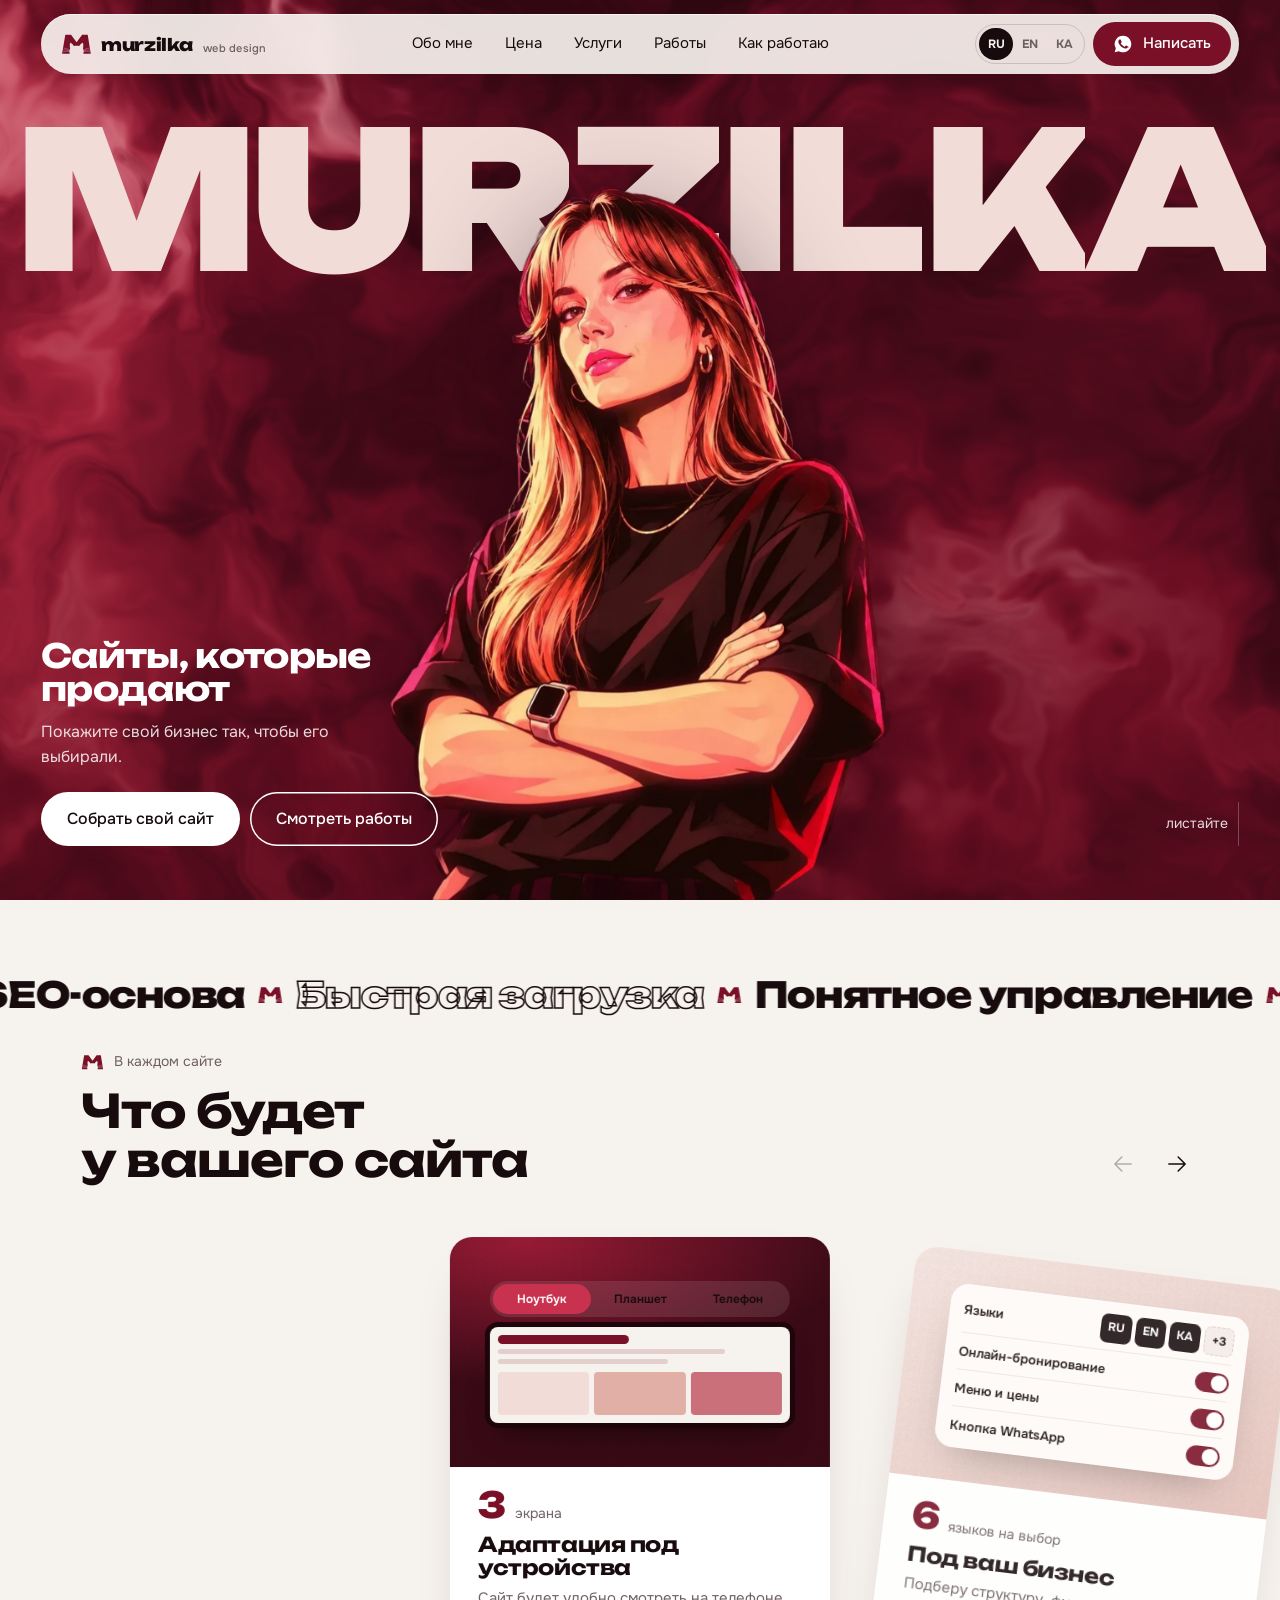
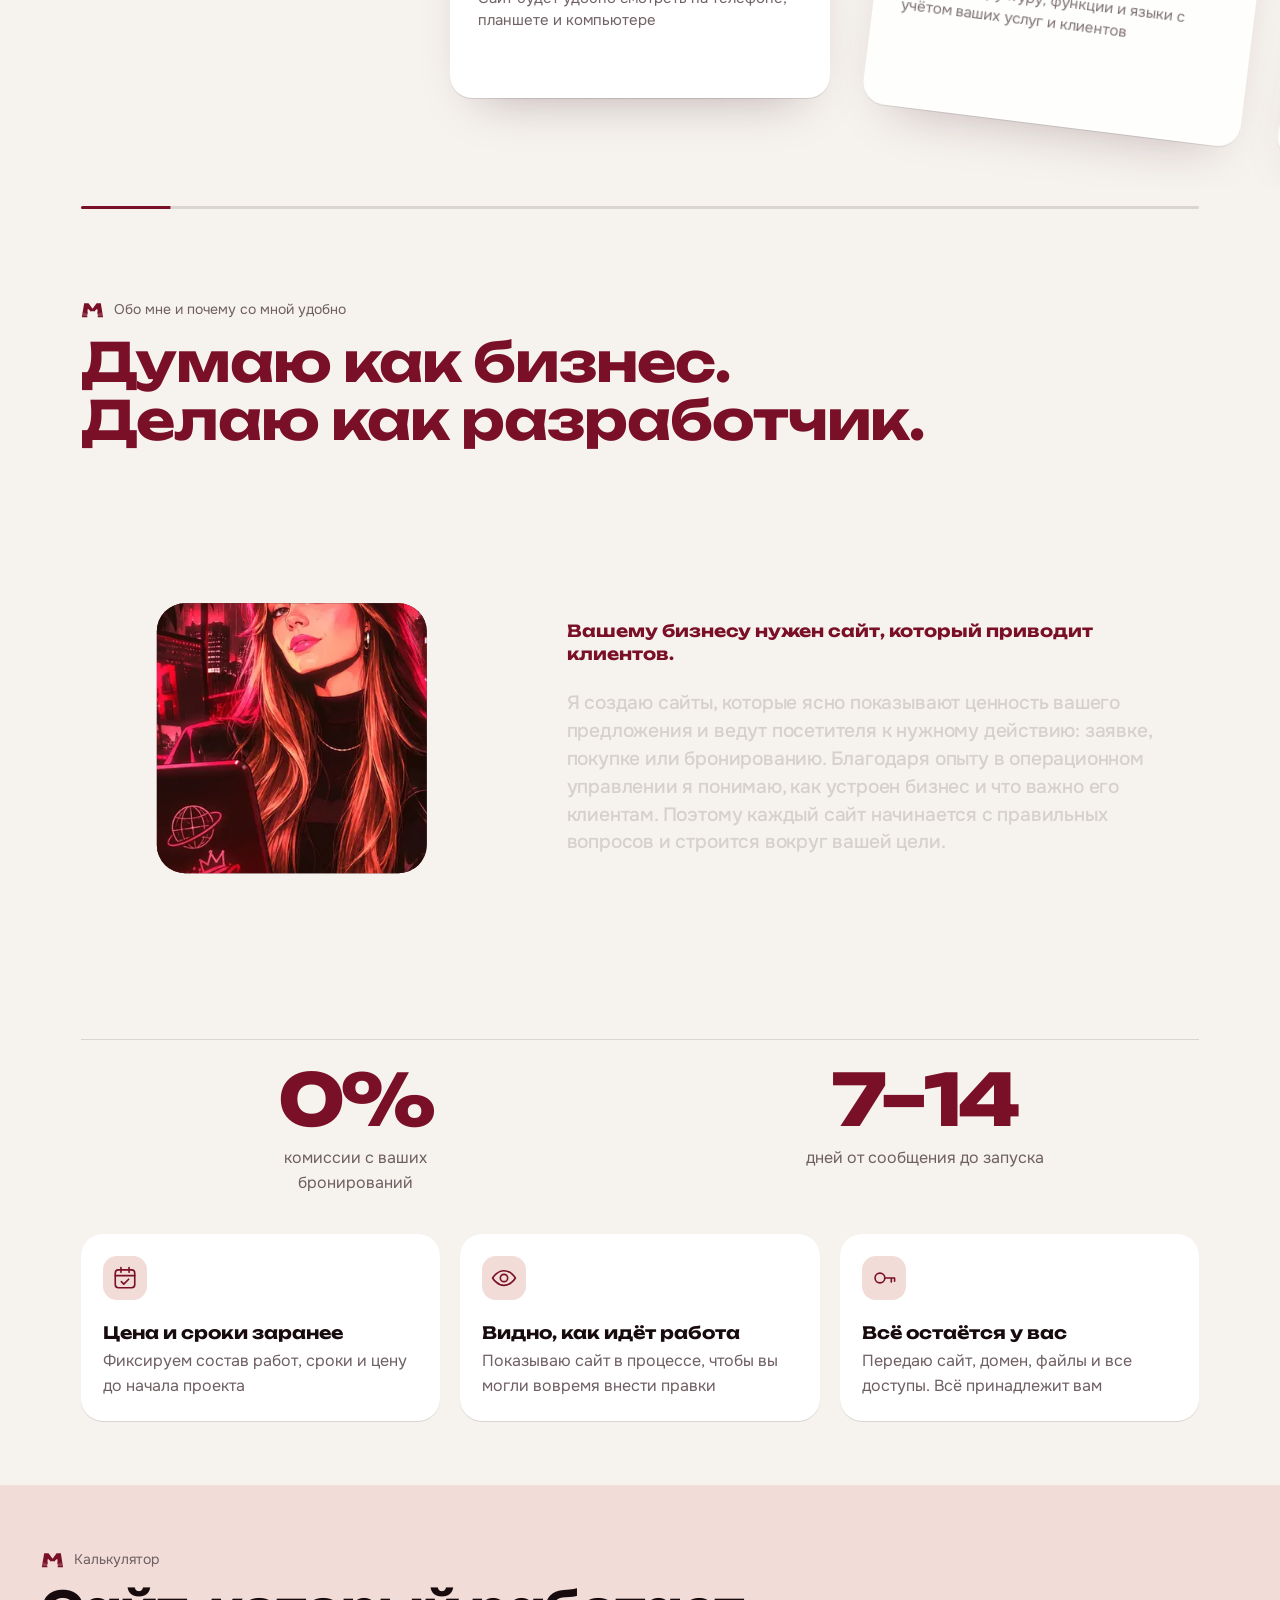
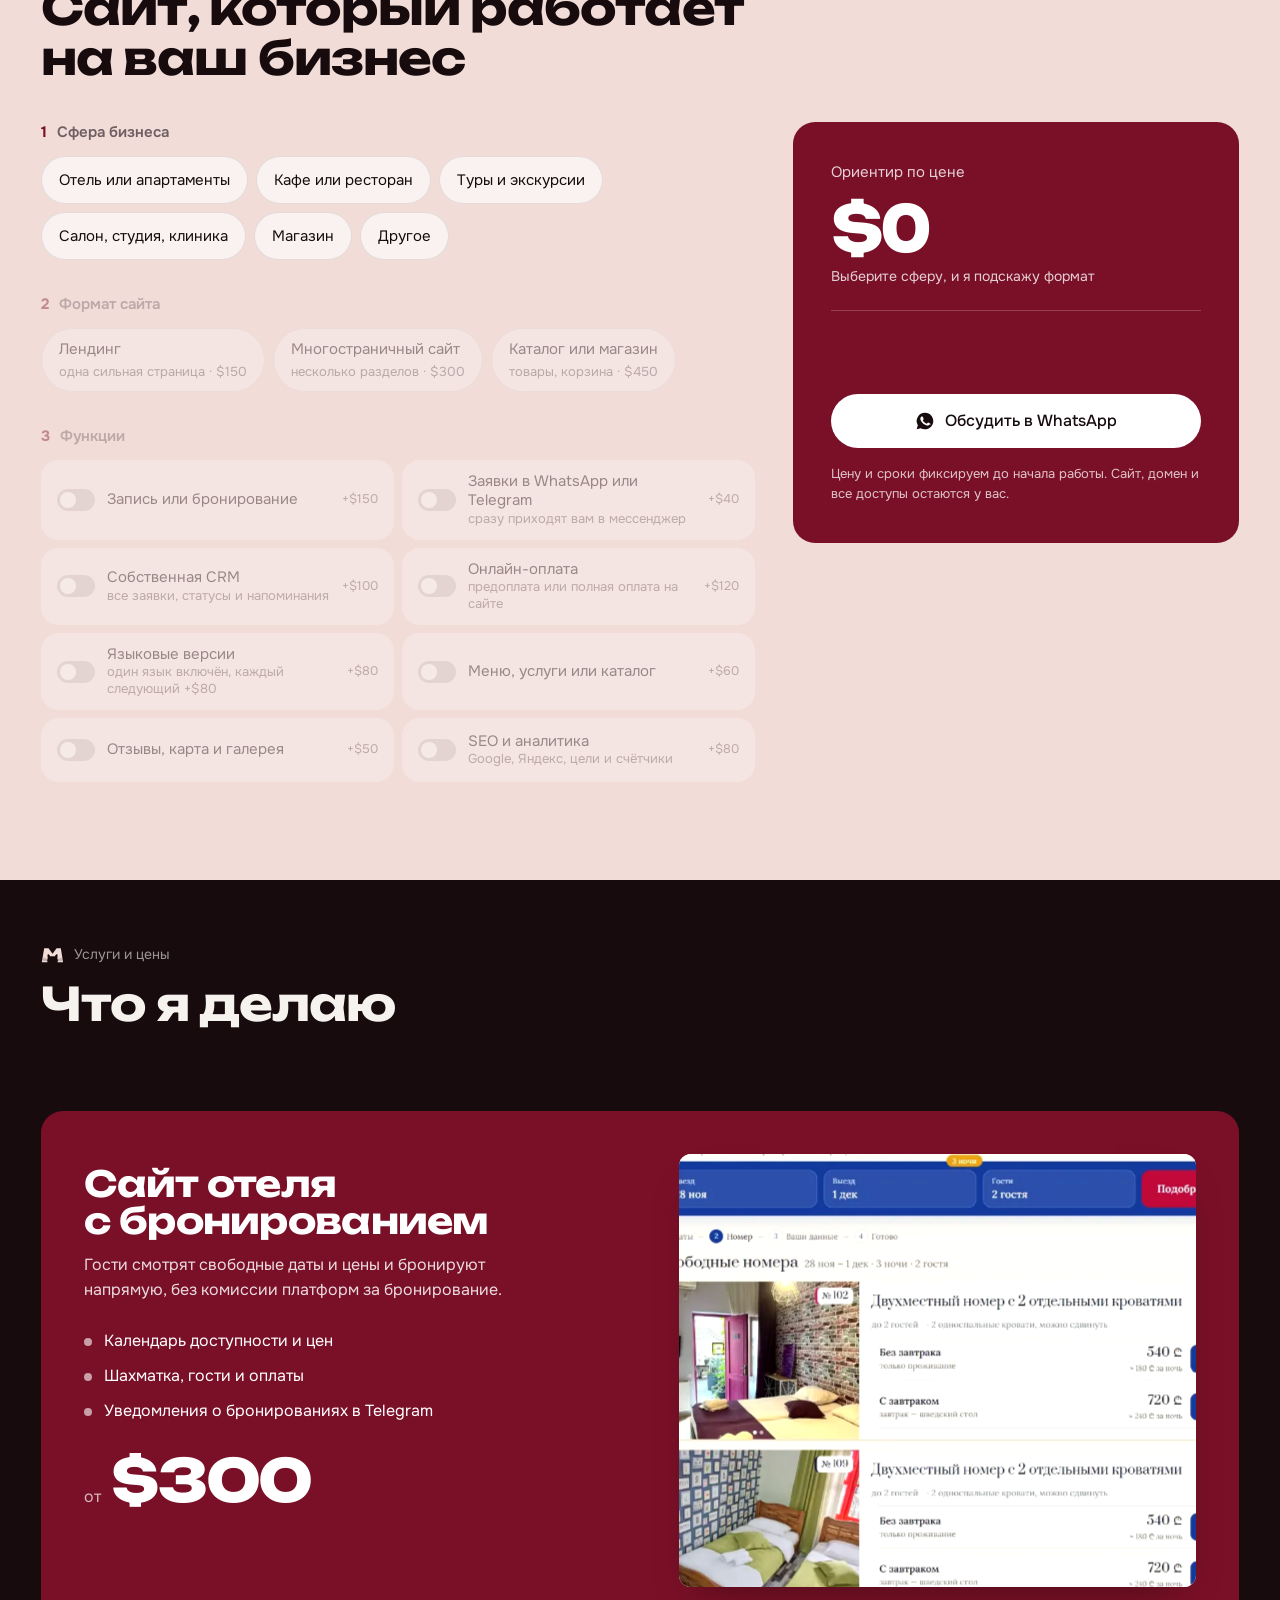
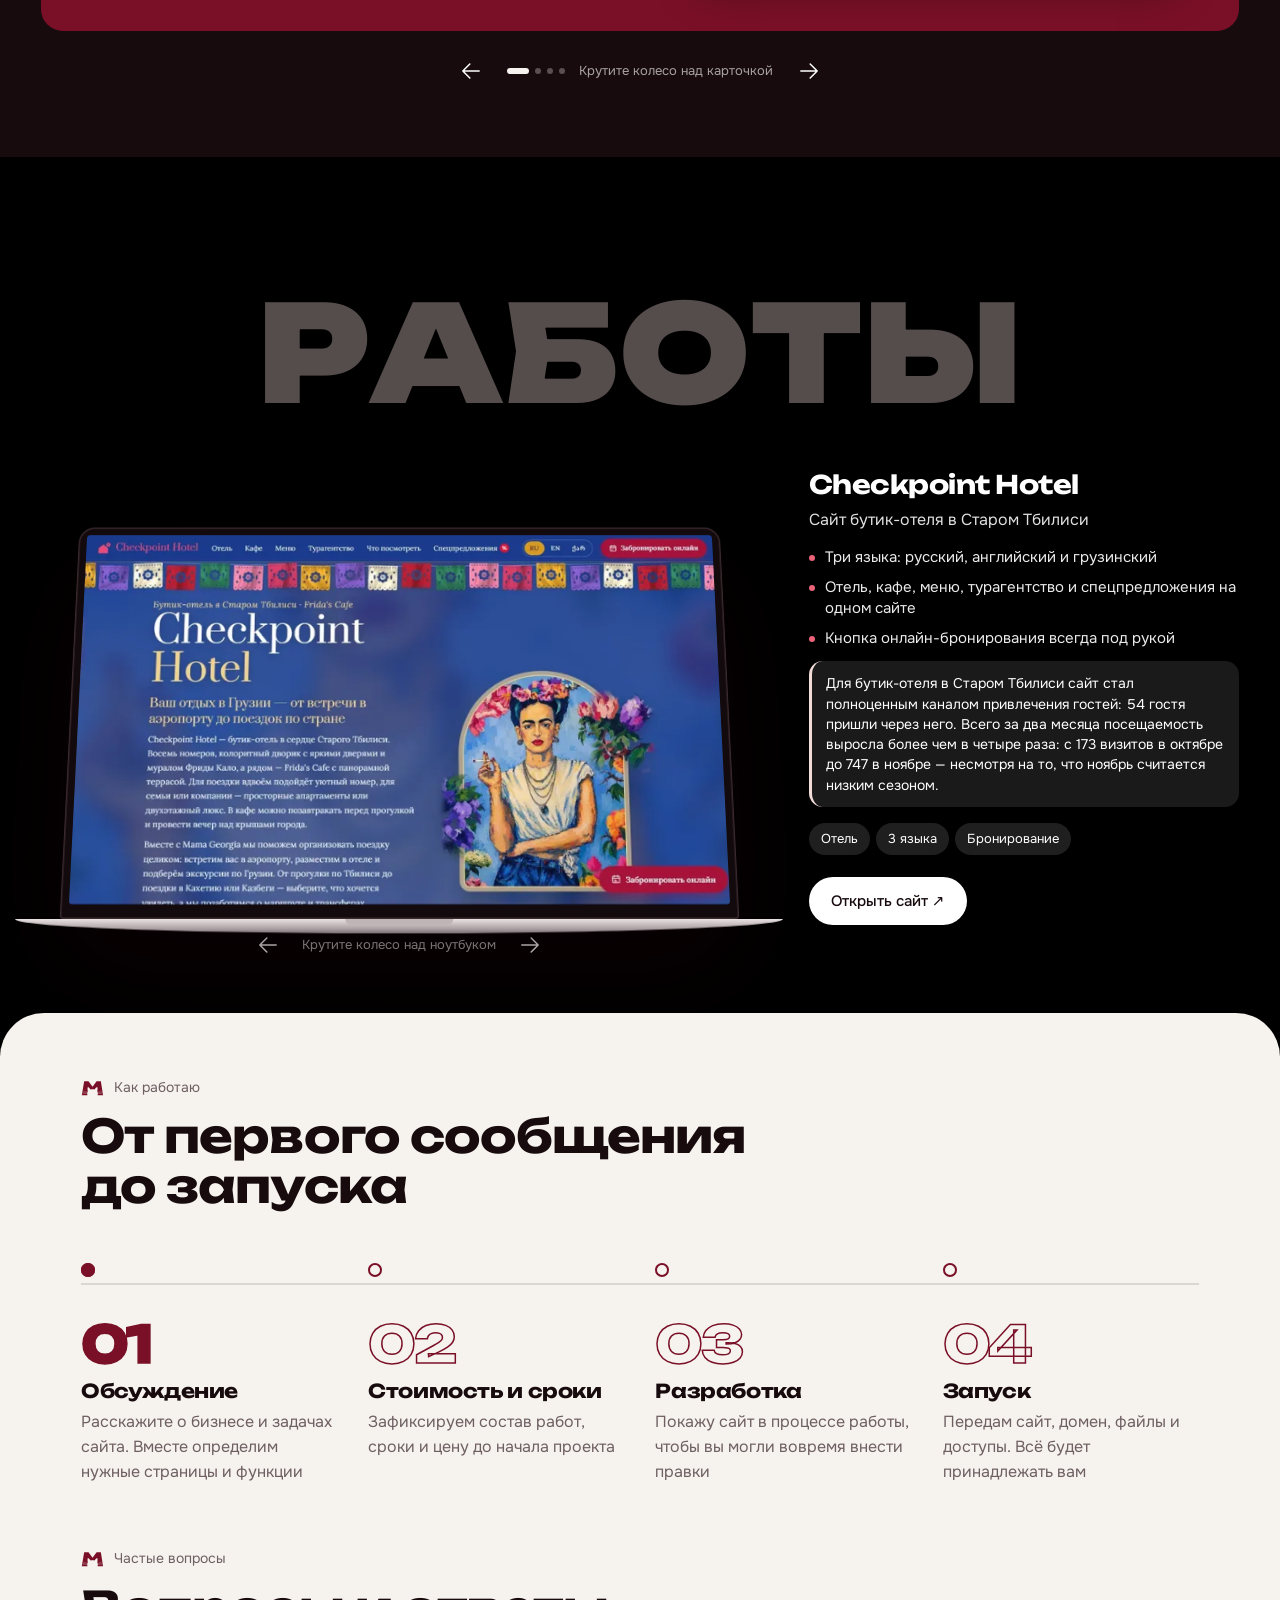
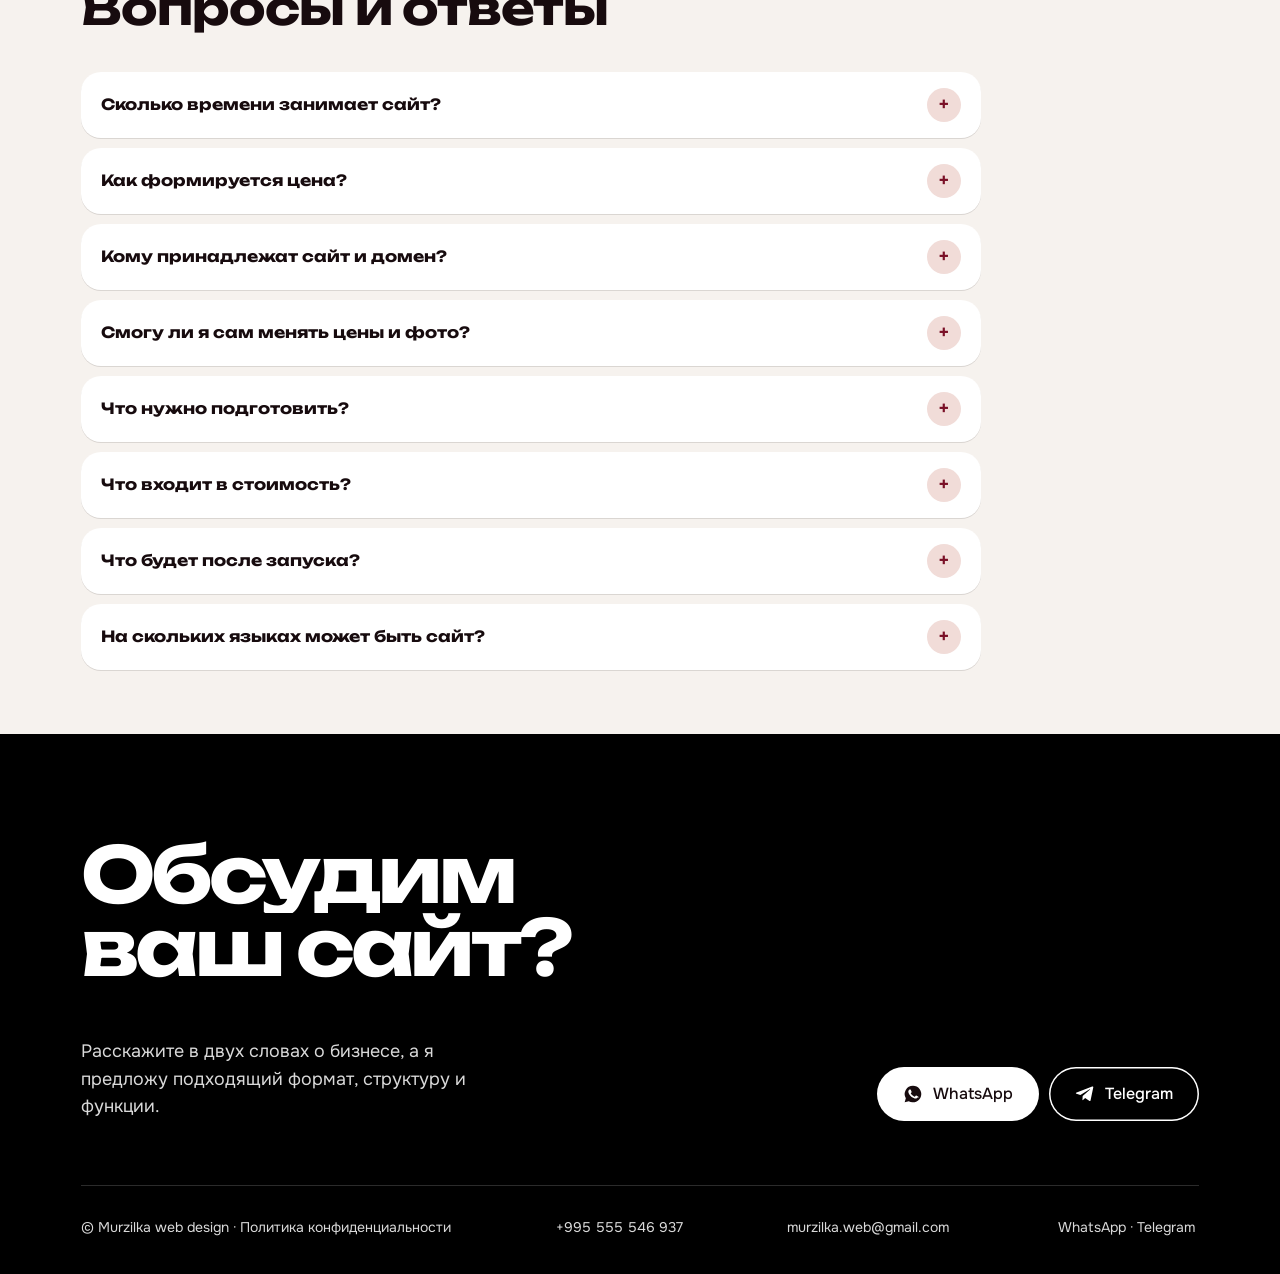
<file: index.html>
<!DOCTYPE html>
<html lang="ru">
<head>
<meta charset="utf-8">
<meta name="google-site-verification" content="lMqwiKshVEkAt7RZsLJvDPwi9NFfC2yrMfLxLmy_BXs">
<meta name="viewport" content="width=device-width,initial-scale=1">
<title>Murzilka web design — сайты, которые продают</title>
<meta name="description" content="Мурзилка веб дизайн: сайты для отелей, кафе, туров и услуг в Грузии. Бронирование без комиссий, заявки в WhatsApp, своя CRM.">
<link rel="icon" href="/favicon.svg" type="image/svg+xml">
<link rel="icon" href="/favicon-32.png" sizes="32x32" type="image/png">
<link rel="alternate icon" href="/favicon.ico">
<link rel="apple-touch-icon" href="/apple-touch-icon.png">
<!--HEAD-->
<link rel="canonical" href="https://murzilkaweb.com/">
<link rel="alternate" hreflang="ru" href="https://murzilkaweb.com/">
<link rel="alternate" hreflang="en" href="https://murzilkaweb.com/en.html">
<link rel="alternate" hreflang="ka" href="https://murzilkaweb.com/ka.html">
<link rel="alternate" hreflang="x-default" href="https://murzilkaweb.com/">
<meta property="og:type" content="website">
<meta property="og:site_name" content="Murzilka web design">
<meta property="og:title" content="Murzilka web design — сайты, которые продают">
<meta property="og:description" content="Мурзилка веб дизайн: сайты для отелей, кафе, туров и услуг в Грузии. Бронирование без комиссий, заявки в WhatsApp, своя CRM.">
<meta property="og:image" content="https://murzilkaweb.com/og-ru.jpg">
<meta property="og:image:width" content="1200">
<meta property="og:image:height" content="630">
<meta property="og:url" content="https://murzilkaweb.com/">
<meta property="og:locale" content="ru_RU">
<meta name="twitter:card" content="summary_large_image">
<meta name="twitter:image" content="https://murzilkaweb.com/og-ru.jpg">
<script type="application/ld+json">{"@context": "https://schema.org", "@type": "ProfessionalService", "name": "Murzilka web design", "url": "https://murzilkaweb.com/", "image": "https://murzilkaweb.com/og-ru.jpg", "description": "Мурзилка веб дизайн: сайты для отелей, кафе, туров и услуг в Грузии. Бронирование без комиссий, заявки в WhatsApp, своя CRM.", "telephone": "+995555546937", "email": "murzilka.web@gmail.com", "areaServed": {"@type": "Country", "name": "Georgia"}, "priceRange": "$$", "sameAs": ["https://t.me/murzilka_studio", "https://wa.me/995555546937"], "knowsLanguage": ["ru", "en", "ka"]}</script>
<!--/HEAD-->
<link rel="preload" as="image" href="img/sasha-cut.webp" imagesrcset="img/m/sasha-cut.webp 600w, img/sasha-cut.webp 833w" imagesizes="(max-width:700px) 41vh, 56vh" fetchpriority="high">
<script src="data.js"></script>
<link rel="stylesheet" href="fonts.css">
<style>
:root{
  --accent:#7A1027;      
  --accent-2:#B0263F;    
  --deep:#2A0710;        
  --blush:#F1DCD8;       
  --paper:#F6F2EE;
  --ink:#170B0E;
  --mute:#6E5F62;
  --line:rgba(23,11,14,.12);
  --r:22px;
  --pad:max(3.2vw,16px);
  color-scheme:light;
}
*{box-sizing:border-box;min-width:0}
html{scroll-padding-top:80px;-webkit-text-size-adjust:100%}
html.lenis,html.lenis body{height:auto}
.lenis.lenis-smooth{scroll-behavior:auto!important}
body{margin:0;background:var(--paper);color:var(--ink);font:400 16px/1.55 'Onest',system-ui,sans-serif;overflow-x:hidden;overflow-x:clip;-webkit-font-smoothing:antialiased}
img{display:block;max-width:100%}
a{color:inherit}
h1,h2,h3{font-family:'Unbounded',sans-serif;font-weight:700;line-height:1.02;letter-spacing:-.02em;margin:0;text-wrap:balance}
p{margin:0}
button{font:inherit;color:inherit;cursor:pointer}
:focus-visible{outline:2px solid var(--accent-2);outline-offset:3px;border-radius:8px}
.wrap{max-width:1320px;margin:0 auto;padding:0 var(--pad)}
.star{display:inline-block;width:1em;height:1em;vertical-align:-.12em;color:var(--accent-2)}
.btn{display:inline-flex;align-items:center;justify-content:center;gap:10px;min-height:54px;padding:0 26px;border-radius:999px;border:0;text-decoration:none;font-weight:500;font-size:16px;white-space:nowrap;position:relative;overflow:hidden;transition:transform .25s cubic-bezier(.2,.8,.2,1)}
.btn:active{transform:scale(.97)}
.btn svg{width:20px;height:20px;flex:none}
.btn-main{background:var(--accent);color:#fff}
.btn-light{background:#fff;color:var(--ink)}
.btn-ghost{background:transparent;color:inherit;box-shadow:inset 0 0 0 1.5px currentColor}
.btn span{position:relative;z-index:1;display:inline-flex;align-items:center;gap:10px}
.btn::before{content:"";position:absolute;inset:0;background:var(--ink);transform:translateY(101%);border-radius:inherit;transition:transform .45s cubic-bezier(.7,0,.2,1)}
.btn-light::before{background:var(--accent)}
.btn-ghost::before{background:currentColor}
@media(hover:hover){.btn:hover::before{transform:none}.btn-light:hover{color:#fff}.btn-ghost:hover span{color:var(--paper)}.hero .btn-ghost:hover span,.cta .btn-ghost:hover span{color:var(--deep)}}
.nav{position:fixed;z-index:50;top:14px;left:var(--pad);right:var(--pad);display:flex;align-items:center;justify-content:space-between;gap:12px;padding:8px 8px 8px 20px;border-radius:999px;background:rgba(246,242,238,.92);backdrop-filter:blur(14px) saturate(1.4);-webkit-backdrop-filter:blur(14px) saturate(1.4);box-shadow:0 1px 0 rgba(255,255,255,.6) inset,0 8px 30px rgba(42,7,16,.08);transition:transform .5s cubic-bezier(.7,0,.2,1)}
.nav.hide{transform:translateY(-140%)}
.logo{display:flex;align-items:center;gap:8px;font:800 17px/1 'Unbounded',sans-serif;text-decoration:none;letter-spacing:-.02em}
.logo .star{width:31px;height:22px;color:var(--accent)}.logo{gap:9px}
.logo small{font:500 11px/1 'Onest',sans-serif;letter-spacing:.02em;opacity:.6;margin-left:2px;align-self:flex-end;padding-bottom:1px}
.langs{display:flex;height:40px;padding:3px;border-radius:99px;border:1.5px solid rgba(23,11,14,.15)}
.langs a{display:grid;place-items:center;min-width:34px;padding:0 6px;border-radius:99px;font:700 12px/1 'Onest',sans-serif;text-decoration:none;color:inherit;opacity:.6}
.langs a:hover{opacity:1}
.langs a.on{background:var(--ink);color:var(--paper);opacity:1}
.logo small{white-space:nowrap}
.mlangs{display:none}
@media(max-width:560px){.nr .langs{display:none}.menu .mlangs{display:flex;align-self:flex-start;height:48px;border-color:rgba(255,255,255,.3);margin-top:10px}.menu .mlangs a{font-size:15px;min-width:52px;color:#fff;opacity:.7}.menu .mlangs a.on{background:#fff;color:var(--ink);opacity:1}}
.nr{display:flex;align-items:center;gap:8px}
.nav ul{display:flex;gap:4px;list-style:none;margin:0;padding:0}
.nav ul a{display:block;padding:10px 14px;border-radius:999px;text-decoration:none;font-size:15px;transition:background .2s}
.nav ul a:hover{background:rgba(122,16,39,.08)}
.nav .btn{min-height:44px;padding:0 20px;font-size:15px}
.burger{display:none;width:44px;height:44px;border-radius:50%;border:0;background:var(--ink);color:#fff;place-items:center}
.burger i{display:block;width:16px;height:1.5px;background:currentColor;box-shadow:0 -5px 0 currentColor,0 5px 0 currentColor}
.menu{position:fixed;inset:0;z-index:49;background:var(--deep);color:#fff;display:flex;flex-direction:column;justify-content:flex-end;padding:110px var(--pad) 40px;clip-path:inset(0 0 100% 0);transition:clip-path .7s cubic-bezier(.7,0,.2,1);visibility:hidden}
.menu.open{clip-path:inset(0);visibility:visible}
.menu>a{font:700 clamp(34px,10vw,56px)/1.1 'Unbounded',sans-serif;text-decoration:none;display:block;padding:6px 0}
.menu .row{display:flex;gap:10px;margin-top:32px;flex-wrap:wrap}
.menu .row a{font:500 16px 'Onest',sans-serif;flex:1}
@keyframes spin{to{transform:rotate(360deg)}}
.hero{position:relative;height:100vh;height:100svh;overflow:hidden;color:#fff;background:radial-gradient(120% 80% at 70% 20%,var(--accent-2),var(--accent) 40%,var(--deep))}
.hero canvas{position:absolute;inset:0;width:100%;height:100%}
canvas[id^="fog"]{opacity:0;transition:opacity 1s ease}canvas[id^="fog"].on{opacity:1}
.grain{position:absolute;inset:0;pointer-events:none;opacity:.18;mix-blend-mode:overlay;background-image:url("data:image/svg+xml,%3Csvg xmlns='http://www.w3.org/2000/svg' width='160' height='160'%3E%3Cfilter id='n'%3E%3CfeTurbulence baseFrequency='.9' numOctaves='2' stitchTiles='stitch'/%3E%3C/filter%3E%3Crect width='100%25' height='100%25' filter='url(%23n)'/%3E%3C/svg%3E")}
.name{position:absolute;left:0;right:0;top:13vh;text-align:center;font:900 clamp(40px,15vw,280px)/.86 'Unbounded',sans-serif;letter-spacing:-.05em;white-space:nowrap;color:var(--blush);user-select:none}
.name .ch{display:inline-block;will-change:transform}
.name .mk{display:inline-block;overflow:hidden;vertical-align:top;padding-bottom:.04em}
.sasha{position:absolute;left:50%;bottom:0;height:min(84vh,1100px);height:min(84svh,1100px);transform:translateX(-50%)}.sasha>div,.sasha img{height:100%;width:auto;max-width:none;will-change:transform}.sasha img{filter:drop-shadow(0 30px 60px rgba(20,0,6,.45))}
.hero-copy{position:absolute;z-index:2;left:var(--pad);bottom:clamp(28px,6vh,60px);max-width:440px}
.eyebrow{display:inline-flex;align-items:center;gap:8px;font-size:14px;opacity:.85;margin-bottom:14px}
.hero h1{font-size:clamp(26px,2.6vw,40px)}
.hero-copy p{margin:14px 0 22px;opacity:.85;max-width:320px}
.hero-btns{display:flex;gap:10px;flex-wrap:wrap}
.hero-side{position:absolute;right:var(--pad);bottom:clamp(28px,6vh,60px);text-align:right;font-size:14px;opacity:.85;display:flex;flex-direction:column;align-items:flex-end;gap:14px}
.scroll-hint{display:flex;align-items:center;gap:10px}
.scroll-hint i{display:block;width:1.5px;height:44px;background:rgba(255,255,255,.3);position:relative;overflow:hidden}
.scroll-hint i::after{content:"";position:absolute;left:0;top:-50%;width:100%;height:50%;background:#fff;animation:drip 1.8s cubic-bezier(.7,0,.3,1) infinite}
@keyframes drip{to{top:110%}}
.works{position:relative;overflow:hidden;color:#fff;background:radial-gradient(120% 80% at 30% 30%,var(--accent-2),var(--accent) 40%,var(--deep))}
.works canvas{position:absolute;inset:0;width:100%;height:100%}
.wpin{position:relative;z-index:2;min-height:100vh;min-height:100svh;max-width:1400px;margin:0 auto;padding:96px var(--pad) 60px;display:grid;grid-template-columns:minmax(0,1.25fr) minmax(0,.75fr);grid-template-rows:auto 1fr;column-gap:clamp(30px,4vw,70px);row-gap:clamp(16px,3vh,40px);align-items:center}
.wname{grid-column:1/-1;align-self:start;text-align:center;font:900 clamp(40px,8vw,140px)/.9 'Unbounded',sans-serif;letter-spacing:-.1em;white-space:nowrap;color:var(--blush);user-select:none;pointer-events:none}
.wname span{display:inline-block}
.whint{display:flex;align-items:center;justify-content:center;gap:12px;margin-top:12px;font-size:13px;color:rgba(255,255,255,.7)}
.whint button{width:36px;height:36px;border-radius:50%;border:1.5px solid rgba(255,255,255,.4);background:none;color:#fff;font-size:16px;cursor:pointer;transition:background .3s,opacity .3s}
.whint button:hover{background:rgba(255,255,255,.15)}
.whint button:disabled{opacity:.3;cursor:default}
.dots i{cursor:pointer}
.laptop{touch-action:pan-y}
.wlap{min-width:0}
.laptop{position:relative;width:min(100%,(100vh - 330px)*1.6);min-width:min(100%,420px);margin:0 auto;will-change:transform}
.dots{display:flex;gap:8px;justify-content:center;margin-top:26px}
.dots i{width:6px;height:6px;border-radius:9px;background:rgba(255,255,255,.35);transition:width .4s,background .4s}
.dots i.on{width:26px;background:#fff}
.wdet{position:relative;min-height:460px}
.cap{position:absolute;inset:0;display:flex;flex-direction:column;justify-content:center;opacity:0;transform:translateY(24px);transition:opacity .45s,transform .6s cubic-bezier(.2,.8,.2,1);pointer-events:none}
.cap.on{opacity:1;transform:none;pointer-events:auto}
.wd .n{font:600 14px/1 'Onest';opacity:.7;margin-bottom:14px}
.wd h3{font-size:clamp(22px,2vw,32px);margin-bottom:10px}
.wd .lead{opacity:.88;font-size:16px;margin-bottom:14px}
.wd ul{list-style:none;padding:0;margin:0 0 18px;display:grid;gap:9px}
.wd li{display:flex;gap:10px;font-size:15px;line-height:1.4;opacity:.92}
.wd li::before{content:"";flex:none;width:6px;height:6px;margin-top:8px;border-radius:50%;background:#ff6b84}
.tags{display:flex;flex-wrap:wrap;gap:6px;margin-bottom:22px}
.tags span{font-size:13px;padding:6px 12px;border-radius:99px;background:rgba(255,255,255,.12);white-space:nowrap}
.wd .btn{align-self:flex-start;min-height:48px;padding:0 22px;font-size:15px}
.wlist{display:none;position:relative;z-index:2;padding:110px var(--pad) 90px;gap:22px}
.wlist .h2{color:#fff;margin-bottom:8px}
.wcard{background:rgba(255,255,255,.07);border:1px solid rgba(255,255,255,.14);border-radius:24px;padding:12px 12px 22px}
.wcard .shot{position:relative;border-radius:14px;overflow:hidden;aspect-ratio:16/10;margin-bottom:18px;background:#0c0607}
.wcard .shot img{position:absolute;inset:0;width:100%;height:100%;object-fit:cover;object-position:top}
.wcard .wd{padding:0 8px}
@media(max-width:900px){
  .wpin{grid-template-columns:minmax(0,1fr);align-content:center;gap:14px;padding:78px var(--pad) 20px}
  .wname{font-size:14.5vw;margin-top:6px}
  .laptop{width:100%}
  .lid{position:relative;border-radius:24px;padding:12px;box-shadow:0 0 0 1.5px #3a2a2e inset,0 30px 70px rgba(20,0,6,.5)}
  .lid::after{content:"";position:absolute;top:4px;left:50%;width:5px;height:5px;margin-left:-2.5px;border-radius:50%;background:#3a2a2e}
  .screen{aspect-ratio:4/3;border-radius:12px}
  .base{display:none}
  .dots{margin-top:14px}
  .wdet{min-height:330px}
  .cap{justify-content:flex-start}
  .wd .n{margin-bottom:8px}
  .wd h3{font-size:24px;margin-bottom:6px}
  .wd .lead{font-size:15px;margin-bottom:10px}
  .wd ul{gap:5px;margin-bottom:12px}
  .wd li{font-size:14px}
  .tags{margin-bottom:14px}
  .tags span{font-size:12px;padding:5px 10px}
  .wd .btn{min-height:44px}
}
@media(max-width:900px) and (max-height:740px){.wd ul{display:none}.wdet{min-height:220px}}
.nogs .wpin{display:none}.nogs .wlist{display:grid}
.lid{background:#120a0c;border-radius:clamp(10px,1.4vw,20px) clamp(10px,1.4vw,20px) 4px 4px;padding:1.3% 1.3% 2%;box-shadow:0 0 0 1.5px #3a2a2e inset,0 50px 120px rgba(20,0,6,.55)}
.screen{position:relative;aspect-ratio:16/9.4;overflow:hidden;border-radius:4px;background:#0c0607}
.screen img{position:absolute;inset:0;width:100%;height:100%;object-fit:cover;object-position:top center;will-change:clip-path}
.base{position:relative;height:clamp(8px,1.2vw,18px);margin:0 -6.5%;background:linear-gradient(#e9e2e3,#a99ea1 70%,#7a6f72);border-radius:0 0 50% 50%/0 0 100% 100%}
.base::before{content:"";position:absolute;left:50%;top:0;width:14%;height:40%;transform:translateX(-50%);background:#bfb4b6;border-radius:0 0 10px 10px}
.wgrid{display:grid;grid-template-columns:repeat(auto-fill,minmax(280px,1fr));gap:24px;margin-top:40px}
.wgrid a{text-decoration:none}.wgrid img{border-radius:16px;aspect-ratio:16/10;object-fit:cover;object-position:top;width:100%;margin-bottom:12px}.wgrid b{display:block;font:700 18px 'Unbounded'}.wgrid span{color:var(--mute)}
section{position:relative}
.band{padding:clamp(44px,5vw,80px) 0}
.kicker{display:flex;align-items:center;gap:10px;font-size:14px;color:var(--mute);margin-bottom:14px}
.h2{font-size:clamp(28px,3.6vw,54px)}
.h2 .ln{display:block;overflow:hidden;padding-bottom:.06em}
.h2 .ln>span{display:block}
.mani h2{font-size:clamp(28px,4.2vw,64px);color:var(--accent)}
.mgrid{display:grid;grid-template-columns:minmax(0,.8fr) minmax(0,1.2fr);gap:clamp(28px,5vw,80px);align-items:center;margin-top:clamp(40px,6vw,80px)}
.mani .big{font:500 clamp(18px,1.5vw,22px)/1.45 'Onest',sans-serif;letter-spacing:-.01em;margin-top:24px}
.mani .big .w{opacity:.14;transition:none}
.mani .lead{font:700 clamp(16px,1.3vw,20px)/1.35 'Unbounded';color:var(--accent);max-width:640px}
.stats{display:grid;grid-template-columns:repeat(2,minmax(0,1fr));gap:20px;margin-top:clamp(50px,7vw,100px);border-top:1px solid var(--line)}
.stat{padding-top:28px}
.stat b{display:block;font:800 clamp(44px,5.6vw,92px)/.9 'Unbounded';letter-spacing:-.05em;color:var(--accent);white-space:nowrap}
.stat>span{display:block;margin-top:14px;color:var(--mute);max-width:260px}
.svcs{background:var(--ink);color:var(--paper)}
.svcs .kicker{color:rgba(246,242,238,.6)}
.svc-list{display:grid;margin-top:clamp(20px,2.6vw,36px);padding-top:30px;touch-action:pan-y}
.sctl{display:flex;align-items:center;justify-content:center;gap:14px;margin-top:18px;font-size:13px;color:rgba(246,242,238,.65)}
.sctl button{width:38px;height:38px;border-radius:50%;border:1.5px solid rgba(246,242,238,.35);background:none;color:var(--paper);font-size:16px;cursor:pointer;transition:background .3s,opacity .3s}
.sctl button:hover{background:rgba(255,255,255,.1)}.sctl button:disabled{opacity:.3;cursor:default}
.sdots{display:flex;gap:6px}.sdots i{width:6px;height:6px;border-radius:9px;background:rgba(246,242,238,.3);cursor:pointer;transition:width .3s,background .3s}.sdots i.on{width:22px;background:var(--paper)}
.svc{grid-area:1/1;position:relative;min-height:min(48vh,430px);border-radius:var(--r);padding:clamp(20px,2.4vw,34px);display:grid;grid-template-columns:minmax(0,1.05fr) minmax(0,1fr);gap:clamp(20px,3vw,44px);transform-origin:50% 0;overflow:hidden}
.svc:nth-child(1){background:var(--accent);color:#fff}
.svc:nth-child(2){background:var(--blush);color:var(--ink)}
.svc:nth-child(3){background:var(--paper);color:var(--ink)}
.svc:nth-child(4){background:#2B1A1E;color:var(--paper)}
.svc .top{display:flex;justify-content:space-between;align-items:flex-start;gap:16px}
.svc .num{font:600 15px 'Onest';opacity:.7}
.svc h3{font-size:clamp(22px,2.1vw,32px);margin:4px 0 10px}
.svc .d{opacity:.85;max-width:480px}
.svc ul{list-style:none;padding:0;margin:26px 0 0;display:grid;gap:10px}
.svc li{display:flex;gap:12px;align-items:flex-start}
.svc li::before{content:"";flex:none;width:8px;height:8px;margin-top:9px;border-radius:50%;background:currentColor;opacity:.6}
.price{margin-top:30px;display:flex;align-items:baseline;gap:10px}
.price small{font-size:16px;opacity:.7}
.price b{font:800 clamp(34px,3.4vw,52px)/.9 'Unbounded';letter-spacing:-.04em}
.svc .vis{position:relative;border-radius:calc(var(--r) - 10px);overflow:hidden;min-height:260px;background:#fff;box-shadow:0 20px 40px -20px rgba(0,0,0,.4)}
.svc .vis img{position:absolute;inset:0;width:100%;height:100%;object-fit:cover;object-position:top left;transform:scale(1.15);will-change:transform;filter:saturate(1.12) contrast(1.05) brightness(1.05)}
.crm{position:absolute;inset:0;padding:clamp(18px,2.4vw,30px);display:flex;flex-direction:column;gap:10px;background:linear-gradient(160deg,#3a2328,#1d1013)}
.crm .hd{display:flex;justify-content:space-between;font-size:14px;opacity:.75;margin-bottom:6px}
.crm .row{display:flex;justify-content:space-between;align-items:center;gap:10px;padding:14px 16px;border-radius:14px;background:rgba(255,255,255,.06)}
.crm .row b{font-weight:500}
.tag{font-size:13px;padding:6px 12px;border-radius:999px;white-space:nowrap}
.crm .ping{margin-top:auto;align-self:flex-end;display:flex;gap:10px;align-items:center;background:#fff;color:var(--ink);padding:12px 16px;border-radius:16px 16px 4px 16px;font-size:14px;box-shadow:0 20px 40px rgba(0,0,0,.3)}
.feat{padding-top:clamp(44px,6vw,80px);overflow:hidden}
.marq{display:flex;width:max-content;white-space:nowrap;font:800 clamp(22px,2.8vw,42px)/1 'Unbounded';letter-spacing:-.04em;will-change:transform}
.marq span{flex:none;display:inline-flex;align-items:center;gap:.35em;padding-right:.35em}
.marq .o{color:transparent;-webkit-text-stroke:1.5px var(--ink)}
.marq .md{display:inline-block;width:.22em;height:.22em;border-radius:50%;background:var(--accent)}
.kd{display:inline-block;width:18px;height:2px;border-radius:2px;background:var(--accent-2)}
.fpin{position:relative;padding:clamp(24px,3vw,44px) 0 clamp(16px,2vw,36px)}
.fhead{display:flex;flex-wrap:wrap;justify-content:space-between;align-items:flex-end;gap:20px}
.farrows{display:flex;gap:10px}
.farrows button{width:56px;height:56px;border-radius:50%;border:0;background:var(--ink);color:#fff;font-size:20px;transition:transform .2s,background .2s,opacity .2s}
.farrows button:active{transform:scale(.94)}
.farrows button:disabled{opacity:.25;cursor:default}
@media(hover:hover){.farrows button:not(:disabled):hover{background:var(--accent)}}
.ftrack-w{position:relative;margin-top:clamp(16px,2.4vw,32px)}
.ftrack{display:flex;gap:18px;overflow-x:auto;overflow-y:hidden;scroll-snap-type:x mandatory;padding:16px var(--pad) 26px;scroll-padding-inline:var(--pad);scrollbar-width:none;cursor:grab;user-select:none;-webkit-user-select:none;-webkit-overflow-scrolling:touch;overscroll-behavior-x:contain}
.ftrack::-webkit-scrollbar{display:none}
.ftrack.drag{cursor:grabbing;scroll-snap-type:none}
.ftrack.drag .fc{pointer-events:none}
@media(min-width:1320px){.ftrack{padding-inline:calc((100vw - 1320px)/2 + var(--pad));scroll-padding-inline:calc((100vw - 1320px)/2 + var(--pad))}}
.fc{position:relative;overflow:hidden;-webkit-backface-visibility:hidden;backface-visibility:hidden;flex:0 0 min(80vw,380px);scroll-snap-align:start;border-radius:var(--r);background:#fff;color:var(--ink);display:flex;flex-direction:column;transform-origin:0% 50%;will-change:transform;box-shadow:0 1px 0 var(--line),0 24px 50px -30px rgba(42,7,16,.35)}
.fimg{position:relative;height:clamp(170px,26vh,230px);background:linear-gradient(160deg,var(--blush),#fff 85%);display:grid;place-items:center;overflow:hidden}
.ill{width:92%;height:92%;overflow:visible}
.ill .a{fill:var(--accent)}.ill .b{fill:#e9c4c3}.ill .w{fill:#fff}.ill .o{opacity:.35}
.ill .sh{filter:drop-shadow(0 6px 10px rgba(122,16,39,.16))}
.ill .l{fill:none;stroke:var(--accent);stroke-width:3;stroke-linecap:round;stroke-linejoin:round}
.ill text{font:600 13px 'Onest',sans-serif;text-anchor:middle}.ill .tw{fill:#fff}.ill .ta{fill:var(--accent)}
.ill .cursor{fill:var(--ink);stroke:#fff;stroke-width:2}
.ill .float{animation:float 4s ease-in-out infinite}
@keyframes float{50%{transform:translateY(-6px)}}
.fc.on .grow{transform-box:fill-box;transform-origin:50% 100%;animation:grow 1s cubic-bezier(.2,.8,.2,1) both}
@keyframes grow{from{transform:scaleY(.1)}}
.ill .draw{stroke-dasharray:1;stroke-dashoffset:1}
.fc.on .draw{animation:draw 1.4s .4s ease forwards}
@keyframes draw{to{stroke-dashoffset:0}}
.fc.on .knob{animation:knob 2.4s ease-in-out infinite}
@keyframes knob{50%{transform:translateX(-22px)}}
.fc.on .slide{transform-box:fill-box;transform-origin:0 50%;animation:slide 2.4s ease-in-out infinite}
@keyframes slide{50%{transform:scaleX(.6)}}
.fc.on .pop{animation:pop .6s cubic-bezier(.2,.9,.3,1.4) both;transform-box:fill-box;transform-origin:20% 100%}
@keyframes pop{from{transform:scale(.4);opacity:0}}
.fc.on .beat{transform-box:fill-box;transform-origin:center;animation:beat 1.6s ease-in-out infinite}
@keyframes beat{15%{transform:scale(1.18)}30%{transform:scale(1)}}
.ftx{position:relative;padding:20px clamp(20px,2.2vw,28px) clamp(22px,2.4vw,28px)}
.fnum{display:flex;align-items:baseline;gap:10px;margin-bottom:10px}
.fn{font:800 clamp(32px,2.8vw,42px)/1 'Unbounded';letter-spacing:-.04em;color:var(--accent);font-variant-numeric:tabular-nums}
.fnum span{font-size:14px;line-height:1.25;color:var(--mute);max-width:190px}
.fimg.mu{background:linear-gradient(160deg,#F6EDEA,var(--paper) 80%);padding:16px}
.mu{font-family:'Onest',sans-serif;color:var(--ink)}
.mu-box{width:100%;max-width:300px;background:#fff;border:1.5px solid #ecdfdf;border-radius:16px;padding:12px 14px;box-shadow:0 14px 30px -18px rgba(122,16,39,.35)}
.mu-dev{width:100%;max-width:300px;display:flex;flex-direction:column;align-items:center;gap:10px}
.mu-tabs{position:relative;display:grid;grid-template-columns:repeat(3,1fr);width:100%;background:#fff;border:1.5px solid #ecdfdf;border-radius:99px;padding:3px;font-size:12px;font-weight:600;text-align:center}
.mu-tabs span{position:relative;z-index:1;padding:6px 0;transition:color .3s}
.mu-ind{position:absolute;top:3px;bottom:3px;left:3px;width:calc((100% - 6px)/3);border-radius:99px;background:var(--accent)}
.mu-stage{height:96px;width:100%;display:flex;justify-content:center;align-items:flex-start}
.mu-page{width:100%;height:100%;background:#fff;border:2px solid var(--ink);border-radius:8px;padding:8px;display:flex;flex-direction:column;gap:5px;overflow:hidden}
.mu-page b{display:block;height:9px;width:46%;border-radius:5px;background:var(--accent)}
.mu-page .l1,.mu-page .l2{display:block;height:5px;border-radius:3px;background:#e9c4c3}.mu-page .l1{width:80%}.mu-page .l2{width:60%}
.mu-cols{display:flex;gap:5px;flex:1;margin-top:3px}.mu-cols u{flex:1;border-radius:4px;background:#F1DCD8;min-width:14px}
.fc.on .mu-ind{animation:muInd 7.5s cubic-bezier(.7,0,.2,1) infinite}
.fc.on .mu-page{animation:muPage 7.5s cubic-bezier(.7,0,.2,1) infinite}
.fc.on .mu-tabs .t1{animation:muT1 7.5s infinite}.fc.on .mu-tabs .t2{animation:muT2 7.5s infinite}.fc.on .mu-tabs .t3{animation:muT3 7.5s infinite}
.mu-tabs .t1{color:#fff}
@keyframes muInd{0%,28%{transform:translateX(0)}33%,61%{transform:translateX(100%)}66%,95%{transform:translateX(200%)}100%{transform:translateX(0)}}
@keyframes muPage{0%,28%{width:100%;border-radius:8px}33%,61%{width:58%;border-radius:10px}66%,95%{width:34%;border-radius:12px}100%{width:100%}}
@keyframes muT1{0%,28%,100%{color:#fff}33%,95%{color:var(--ink)}}
@keyframes muT2{0%,28%,66%,100%{color:var(--ink)}33%,61%{color:#fff}}
@keyframes muT3{0%,61%,100%{color:var(--ink)}66%,95%{color:#fff}}
.mu-biz{display:grid;gap:9px;font-size:13px}
.mu-row{display:flex;align-items:center;justify-content:space-between;gap:8px}
.mu-row span:first-child{font-weight:600}
.mu-langs{display:flex;gap:4px}.mu-langs em{font-style:normal;font-size:12px;font-weight:700;padding:4px 7px;border-radius:7px;background:#f4eaea;color:var(--accent)}
.mu-langs em.on{background:var(--accent);color:#fff}.mu-langs .pl{background:none;border:1.5px dashed #e0c9ca}
.mu-sw{flex:none;position:relative;width:34px;height:20px;border-radius:99px;background:#e6dada;transition:background .3s}
.mu-sw::after{content:"";position:absolute;top:2px;left:2px;width:16px;height:16px;border-radius:50%;background:#fff;box-shadow:0 1px 3px rgba(0,0,0,.2);transition:transform .3s}
.fc.on .mu-sw{animation:muSwBg .01s both}.fc.on .mu-sw::after{animation:muSwK .4s cubic-bezier(.3,1.4,.5,1) both}
.fc.on .s1,.fc.on .s1::after{animation-delay:.5s}.fc.on .s2,.fc.on .s2::after{animation-delay:1.1s}.fc.on .s3,.fc.on .s3::after{animation-delay:1.7s}
@keyframes muSwBg{to{background:var(--accent)}}@keyframes muSwK{to{transform:translateX(14px)}}
.fc.on .mu-langs em:nth-child(2){animation:muLang .3s 2.2s both}.fc.on .mu-langs em:nth-child(3){animation:muLang .3s 2.5s both}
@keyframes muLang{to{background:var(--accent);color:#fff}}
.mu-seo{display:grid;gap:8px}
.mu-q{display:flex;align-items:center;gap:8px;border:1.5px solid #e6dada;border-radius:99px;padding:6px 12px;font-size:12px;color:var(--mute)}
.mu-type{display:inline-block;overflow:hidden;white-space:nowrap;border-right:1.5px solid var(--accent);width:0}
.fc.on .mu-type{animation:muType 1.4s steps(15) .3s forwards,muBlink .8s step-end infinite}
@keyframes muType{to{width:15ch}}@keyframes muBlink{50%{border-color:transparent}}
.mu-res{opacity:0;transform:translateY(8px)}.fc.on .mu-res{animation:muIn .5s 1.8s both}
.mu-res small{display:block;font-size:12px;color:var(--mute)}.mu-res b{font-size:13px;color:var(--accent)}
.mu-chart{display:flex;align-items:flex-end;gap:5px;height:40px}
.mu-chart i{flex:1;height:var(--h);border-radius:4px 4px 1px 1px;background:linear-gradient(var(--accent-2),var(--accent));transform-origin:50% 100%;transform:scaleY(0)}
.fc.on .mu-chart i{animation:muGrow .6s cubic-bezier(.2,.8,.2,1) both}
.fc.on .mu-chart i:nth-child(1){animation-delay:2s}.fc.on .mu-chart i:nth-child(2){animation-delay:2.08s}.fc.on .mu-chart i:nth-child(3){animation-delay:2.16s}.fc.on .mu-chart i:nth-child(4){animation-delay:2.24s}.fc.on .mu-chart i:nth-child(5){animation-delay:2.32s}.fc.on .mu-chart i:nth-child(6){animation-delay:2.4s}.fc.on .mu-chart i:nth-child(7){animation-delay:2.48s}
@keyframes muGrow{to{transform:scaleY(1)}}
.mu-an{display:flex;gap:6px;font-size:12px;font-weight:600;color:var(--mute)}.mu-an span{padding:3px 7px;border-radius:6px;background:#f4eaea}
@keyframes muIn{to{opacity:1;transform:none}}
.mu-adm small{display:block;font-size:12px;color:var(--mute);margin-bottom:6px}
.mu-in{position:relative;height:38px;border:1.5px solid #e6dada;border-radius:10px;font-weight:700;font-size:15px;overflow:hidden}
.mu-in span{position:absolute;left:12px;top:50%;transform:translateY(-50%)}
.mu-in .v2{opacity:0}
.mu-car{position:absolute;top:10px;bottom:10px;width:1.5px;background:var(--accent);left:62px;opacity:0}
.fc.on .mu-in{animation:muFocus 6s infinite}
.fc.on .mu-in .v1{animation:muV1 6s infinite}.fc.on .mu-in .v2{animation:muV2 6s infinite}.fc.on .mu-car{animation:muCar 6s infinite}
.mu-btn{margin-top:10px;border-radius:99px;background:var(--accent);color:#fff;text-align:center;font-weight:700;font-size:13px;padding:9px}
.fc.on .mu-btn{animation:muPress 6s infinite}
.mu-ok{margin-top:8px;font-size:12px;font-weight:700;color:#1f8a55;opacity:0}
.fc.on .mu-ok{animation:muOk 6s infinite}
@keyframes muFocus{0%,8%{border-color:#e6dada}12%,55%{border-color:var(--accent)}60%,100%{border-color:#e6dada}}
@keyframes muV1{0%,25%{opacity:1;transform:translateY(-50%)}32%,92%{opacity:0;transform:translateY(-120%)}100%{opacity:1;transform:translateY(-50%)}}
@keyframes muV2{0%,25%{opacity:0;transform:translateY(20%)}32%,92%{opacity:1;transform:translateY(-50%)}100%{opacity:0}}
@keyframes muCar{0%,10%{opacity:0}12%,20%,28%,36%,44%,52%{opacity:1}16%,24%,32%,40%,48%{opacity:0}55%,100%{opacity:0}}
@keyframes muPress{0%,56%,64%,100%{transform:none;filter:none}60%{transform:scale(.95);filter:brightness(1.2)}}
@keyframes muOk{0%,62%{opacity:0;transform:translateY(4px)}68%,92%{opacity:1;transform:none}100%{opacity:0}}
.mu-chat{width:100%;max-width:300px;display:flex;flex-direction:column;gap:8px;font-size:13px}
.mu-b{align-self:flex-start;max-width:82%;padding:9px 12px;border-radius:16px 16px 16px 4px;background:#fff;border:1.5px solid #ecdfdf;opacity:0;transform:translateY(10px) scale(.96);transform-origin:0 100%}
.mu-b.me{align-self:flex-end;background:var(--accent);color:#fff;border-color:var(--accent);border-radius:16px 16px 4px 16px;transform-origin:100% 100%}
.fc.on .c1{animation:muPop .45s cubic-bezier(.2,.9,.3,1.3) .3s both}.fc.on .c2{animation:muPop .45s cubic-bezier(.2,.9,.3,1.3) 1.3s both}.fc.on .c3{animation:muPop .45s cubic-bezier(.2,.9,.3,1.3) 2.1s both}
@keyframes muPop{to{opacity:1;transform:none}}
.mu-dots{display:flex;gap:4px;padding:11px 14px}.mu-dots i{width:6px;height:6px;border-radius:50%;background:#fff;opacity:.5}
.fc.on .mu-dots i{animation:muDot 1.2s infinite}.fc.on .mu-dots i:nth-child(2){animation-delay:.15s}.fc.on .mu-dots i:nth-child(3){animation-delay:.3s}
@keyframes muDot{0%,60%,100%{opacity:.35}30%{opacity:1}}
@media(prefers-reduced-motion:reduce){.mu *{animation:none!important;opacity:1!important;transform:none!important;width:auto}}
.fc h3{font-size:clamp(19px,1.6vw,22px);line-height:1.15;margin:0 0 8px}
.fc p{color:var(--mute);font-size:15px;line-height:1.45}
.fbar{height:3px;border-radius:3px;background:var(--line);overflow:hidden;margin-top:clamp(10px,2vh,24px)}
.fbar i{display:block;height:100%;background:var(--accent);transform-origin:0 50%;transform:scaleX(0)}
.calc{background:var(--blush)}
.calc-grid{display:grid;grid-template-columns:minmax(0,1.25fr) minmax(0,1fr);gap:clamp(20px,3vw,44px);margin-top:clamp(24px,3vw,40px);align-items:start}
.step{margin-bottom:34px}
.step h3{margin:0 0 14px;font:600 15px 'Onest';letter-spacing:normal;text-wrap:wrap;color:var(--mute);display:flex;gap:10px}
.step h3 b{color:var(--accent)}
.chips{display:flex;flex-wrap:wrap;gap:8px}
.chip{min-height:48px;padding:10px 18px;border-radius:999px;border:0;background:rgba(255,255,255,.65);box-shadow:inset 0 0 0 1px rgba(23,11,14,.1);font-size:15px;text-align:left;transition:background .25s,color .25s,transform .2s}
.chip:active{transform:scale(.97)}
.chip.on{background:var(--ink);color:#fff;box-shadow:none}
.chip small{display:block;opacity:.65;font-size:13px}
.chip .rec{display:inline-block;margin-left:8px;font-size:12px;padding:2px 8px;border-radius:9px;background:var(--accent);color:#fff;vertical-align:1px}
.toggles{display:grid;grid-template-columns:repeat(2,minmax(0,1fr));gap:8px}
.tog{display:flex;align-items:center;gap:12px;min-height:64px;padding:12px 16px;border-radius:18px;border:0;background:rgba(255,255,255,.65);text-align:left;font-size:15px;transition:background .25s}
.tog .sw{flex:none;width:38px;height:22px;border-radius:99px;background:rgba(23,11,14,.18);position:relative;transition:background .25s}
.tog .sw::after{content:"";position:absolute;left:3px;top:3px;width:16px;height:16px;border-radius:50%;background:#fff;transition:transform .35s cubic-bezier(.2,.9,.3,1.3)}
.tog.on{background:#fff}
.tog.on .sw{background:var(--accent)}
.tog.on .sw::after{transform:translateX(16px)}
.tog .tx{flex:1;line-height:1.3}
.tog .tx em{display:block;font-style:normal;font-size:13px;color:var(--mute)}
.tog small{white-space:nowrap;color:var(--mute)}
.tog[disabled]{opacity:.45;cursor:default}
.langc{display:none;align-items:center;gap:12px;grid-column:1/-1;padding:6px 16px 10px}
.langc.show{display:flex}
.langc button{width:40px;height:40px;border-radius:50%;border:0;background:#fff;font-size:20px}
.wait{opacity:.4;pointer-events:none;transition:opacity .4s}
.total{position:sticky;top:100px;background:var(--accent);color:#fff;border-radius:var(--r);padding:clamp(24px,3vw,40px);overflow:hidden}
.total .lbl{font-size:15px;opacity:.8}
.total .sum{font:800 clamp(48px,5vw,80px)/1 'Unbounded';letter-spacing:-.05em;margin:12px 0 6px;font-variant-numeric:tabular-nums;white-space:nowrap}
.total .note{font-size:14px;opacity:.8;min-height:22px}
.total ul{list-style:none;padding:18px 0 0;margin:22px 0 24px;border-top:1px solid rgba(255,255,255,.2);display:grid;gap:8px;font-size:15px;min-height:60px}
.total li{display:flex;justify-content:space-between;gap:10px}
.total li span:last-child{opacity:.75;white-space:nowrap}
.total .btn{width:100%}
.total .fine{font-size:13px;opacity:.75;margin-top:16px}
.total .star{position:absolute;right:-50px;top:-50px;width:200px;height:200px;color:rgba(255,255,255,.07)}
.proc{background:var(--paper);border-radius:44px 44px 0 0;margin-top:-44px;z-index:3}
.proc .steps{display:grid;grid-template-columns:repeat(4,minmax(0,1fr));gap:clamp(16px,2.4vw,36px);margin-top:clamp(28px,4vw,56px);position:relative;padding-top:56px}
.proc .rail{position:absolute;left:0;right:0;top:20px;height:2px;background:var(--line)}
.proc .rail i{position:absolute;inset:0;background:var(--accent);transform-origin:0 50%;transform:scaleX(0)}
.st{position:relative}
.st::before{content:"";position:absolute;top:-56px;left:0;width:14px;height:14px;border-radius:50%;background:var(--paper);box-shadow:inset 0 0 0 2px var(--accent);transition:background .3s}
.st.on::before{background:var(--accent)}
.st .n{font:800 clamp(40px,4vw,62px)/1 'Unbounded';letter-spacing:-.05em;color:transparent;-webkit-text-stroke:1.5px var(--accent);transition:color .5s}
.st.on .n{color:var(--accent)}
.st h3{font-size:clamp(18px,1.5vw,22px);margin:12px 0 8px}
.st p{color:var(--mute)}
.ava{position:relative;border-radius:var(--r);overflow:hidden;aspect-ratio:1/1;background:var(--deep)}
.ava img{position:absolute;inset:0;width:100%;height:100%;object-fit:cover;will-change:transform}
.pluses{display:grid;grid-template-columns:repeat(3,minmax(0,1fr));gap:clamp(12px,1.6vw,20px);margin-top:clamp(24px,3vw,40px)}
.pluses div{padding:22px;border-radius:22px;background:#fff;box-shadow:0 1px 0 var(--line)}
.pluses .pic{width:44px;height:44px;padding:9px;border-radius:14px;background:var(--blush);color:var(--accent)}
.pluses b{display:block;font:700 17px/1.25 'Unbounded';margin:14px 0 6px}
.pluses p{color:var(--mute);font-size:16px}
.cta{position:relative;overflow:hidden;color:#fff;background:radial-gradient(120% 80% at 30% 80%,var(--accent-2),var(--accent) 45%,var(--deep));min-height:60vh;display:flex;flex-direction:column;justify-content:flex-end}
@media(max-width:900px){.cta{min-height:0}}
.cta canvas{position:absolute;inset:0;width:100%;height:100%}
.cta .wrap{position:relative;z-index:2;width:100%;padding-top:80px;padding-bottom:24px}
.cta h2{font-size:clamp(40px,7vw,120px);line-height:.9;letter-spacing:-.05em}
.cta h2 .ln{display:block;overflow:hidden;padding-bottom:.05em}
.cta h2 .ln>span{display:block}
.cta .row{display:flex;justify-content:space-between;align-items:flex-end;gap:30px;margin-top:clamp(30px,4vw,60px);flex-wrap:wrap}
.cta .row p{max-width:420px;opacity:.85;font-size:clamp(17px,1.4vw,20px)}
.cta .btns{display:flex;gap:10px;flex-wrap:wrap}
.cta .btn{min-height:54px;padding:0 26px;font-size:16px}
.foot{display:flex;justify-content:space-between;flex-wrap:wrap;gap:14px;margin-top:clamp(36px,5vw,70px);padding-top:20px;border-top:1px solid rgba(255,255,255,.2);font-size:14px;opacity:.85}
.faq{background:var(--paper);padding-top:0}
.qa{margin-top:clamp(24px,3vw,44px);display:grid;gap:10px;max-width:900px}
.qa details{background:#fff;border-radius:20px;box-shadow:0 1px 0 var(--line)}
.qa summary{list-style:none;cursor:pointer;display:flex;justify-content:space-between;align-items:center;gap:16px;padding:16px 20px;font:700 clamp(15px,1.2vw,17px)/1.3 'Unbounded',sans-serif}
.qa summary::-webkit-details-marker{display:none}
.qa summary::after{content:"+";flex:none;width:34px;height:34px;border-radius:50%;display:grid;place-items:center;background:var(--blush);color:var(--accent);font:600 20px/1 'Onest';transition:transform .3s}
.qa details[open] summary::after{transform:rotate(45deg)}
.qa p{padding:0 24px 22px;color:var(--mute);max-width:720px}
.foot a{text-decoration:none;display:inline-flex;align-items:center;min-height:44px;padding:0 4px}
.foot>span{display:inline-flex;align-items:center;min-height:44px}
@media(max-width:700px){.foot{flex-direction:column;align-items:flex-start;gap:0}.foot>span{flex-wrap:wrap;min-height:40px}.foot a{padding:0 3px}.foot>span>a:first-child{padding-left:0}}
.mbar{position:fixed;z-index:40;left:12px;right:12px;bottom:max(12px,env(safe-area-inset-bottom));display:none;gap:8px;padding:8px;border-radius:999px;background:rgba(23,11,14,.82);backdrop-filter:blur(14px);-webkit-backdrop-filter:blur(14px);transform:translateY(160%);transition:transform .5s cubic-bezier(.2,.8,.2,1)}
.mbar.show{transform:none}
.mbar .btn{flex:1;min-height:50px;padding:0 14px}
.mbar .btn-ghost{color:#fff}
.mprice{position:fixed;z-index:41;left:50%;bottom:calc(max(12px,env(safe-area-inset-bottom)) + 76px);transform:translate(-50%,20px);opacity:0;pointer-events:none;background:var(--accent);color:#fff;text-decoration:none;padding:10px 18px;border-radius:999px;font-size:15px;white-space:nowrap;box-shadow:0 10px 30px rgba(42,7,16,.3);transition:opacity .35s,transform .45s cubic-bezier(.2,.8,.2,1)}
.mprice.show{opacity:1;transform:translate(-50%,0);pointer-events:auto}
@media(min-width:901px){.mprice{display:none}}
@media(max-width:1100px){
  .toggles{grid-template-columns:minmax(0,1fr)}
}
@media(max-width:900px){
  .nav ul,.nav .btn{display:none}
  .burger{display:grid}
  .calc-grid,.mgrid{grid-template-columns:minmax(0,1fr)}
  .total{position:relative;top:0}
  .svc{grid-template-columns:minmax(0,1fr);min-height:0;gap:16px}
  .sctl span#sHint{display:none}
  .svc .vis{min-height:0;height:min(150px,20vh);aspect-ratio:auto}
  .proc .steps{grid-template-columns:minmax(0,1fr);padding-top:0;padding-left:44px;gap:40px}
  .proc .rail{top:0;bottom:0;left:6px;right:auto;width:2px;height:auto}
  .proc .rail i{transform-origin:50% 0;transform:scaleY(0)}
  .st::before{top:8px;left:-44px}
  .mbar{display:flex}
  .ava{max-width:520px}
  .pluses{grid-template-columns:minmax(0,1fr)}
}
@media(max-width:700px){
  body{font-size:16px}
  .name{top:13vh;top:13svh}
  .sasha{height:62vh;height:62svh;bottom:23vh;bottom:23svh}
  .hero::after{content:"";position:absolute;left:0;right:0;bottom:0;height:52vh;height:52svh;background:linear-gradient(transparent,rgba(42,7,16,.92) 45%);pointer-events:none}
  .hero-copy{z-index:2;right:var(--pad);max-width:none;bottom:24px}
  .hero h1{font-size:clamp(28px,8.4vw,40px)}
  .hero-copy p{margin:10px 0 18px}
  .hero-btns .btn{flex:1;padding:0 12px;font-size:15px}
  .hero-side{display:none}
  .eyebrow{margin-bottom:10px}
  .stats{grid-template-columns:minmax(0,1fr)}
  .farrows{display:none}
  .svc{padding:22px;border-radius:22px}
  .svc h3{font-size:clamp(22px,6.6vw,28px);margin:8px 0 10px}
  .svc .d{font-size:15px;line-height:1.45}
  .svc ul{margin-top:14px;gap:6px}
  .svc li{font-size:14px}
  .svc li::before{margin-top:7px;width:6px;height:6px}
  .price{margin-top:16px}
  .price b{font-size:44px}
  .svc .vis{order:-1}
  .cta .btn{flex:1}
  .cta .btns{width:100%}
  .foot{padding-bottom:80px}
}
@supports not (aspect-ratio:1/1){.screen{height:0;padding-top:58.75%}.ava{height:0;padding-top:100%}}
@media(prefers-reduced-motion:reduce){*{animation:none!important;transition:none!important}}
.wrap{max-width:1200px}.svcs .wrap{max-width:1320px}
.wpin{position:relative;z-index:2;min-height:100vh;min-height:100svh;max-width:1400px;margin:0 auto;padding:96px var(--pad) 60px;display:grid;grid-template-columns:minmax(0,1.25fr) minmax(0,.75fr);grid-template-rows:auto 1fr;column-gap:clamp(30px,4vw,70px);row-gap:clamp(16px,3vh,40px);align-items:center}
.wname{grid-column:1/-1;align-self:start;text-align:center;font:900 clamp(44px,10.5vw,190px)/.9 'Unbounded',sans-serif;letter-spacing:-.1em;white-space:nowrap;color:var(--blush);user-select:none;pointer-events:none}
.wname span{display:inline-block}
.laptop{position:relative;width:min(100%,(100vh - 330px)*1.6);min-width:min(100%,420px);margin:0 auto;will-change:transform}
.svc-list{display:grid;margin-top:clamp(30px,4vw,56px);padding-top:30px;touch-action:pan-y}
.svc{grid-area:1/1;position:relative;min-height:min(58vh,520px);border-radius:var(--r);padding:clamp(24px,3.4vw,52px);display:grid;grid-template-columns:minmax(0,1.05fr) minmax(0,1fr);gap:clamp(24px,4vw,60px);transform-origin:50% 0;overflow:hidden}
.svc h3{font-size:clamp(26px,2.8vw,44px);margin:12px 0 14px}
.price{margin-top:30px;display:flex;align-items:baseline;gap:10px}
.price small{font-size:16px;opacity:.7}
.price b{font:800 clamp(44px,4.6vw,72px)/.9 'Unbounded';letter-spacing:-.04em}
.svc .vis{position:relative;border-radius:calc(var(--r) - 10px);overflow:hidden;min-height:260px;background:#fff;box-shadow:0 20px 40px -20px rgba(0,0,0,.4)}
.svc .vis img{position:absolute;inset:0;width:100%;height:100%;object-fit:cover;object-position:top left;transform:scale(1.15);will-change:transform;filter:saturate(1.12) contrast(1.05) brightness(1.05)}
@media(max-width:900px){  .wpin{grid-template-columns:minmax(0,1fr);align-content:center;gap:14px;padding:78px var(--pad) 20px}
  .wname{font-size:14.5vw;margin-top:6px}
  .laptop{width:100%}
  .svc{grid-template-columns:minmax(0,1fr);min-height:0;gap:16px}
  .svc .vis{min-height:0;height:min(150px,20vh);aspect-ratio:auto}}
@media(max-width:700px){  .svc{padding:22px;border-radius:22px}
  .svc h3{font-size:clamp(22px,6.6vw,28px);margin:8px 0 10px}
  .svc .d{font-size:15px;line-height:1.45}
  .svc ul{margin-top:14px;gap:6px}
  .svc li{font-size:14px}
  .svc li::before{margin-top:7px;width:6px;height:6px}
  .price{margin-top:16px}
  .price b{font-size:44px}
  .svc .vis{order:-1}}
.marq .star{width:.72em;height:.5em;color:var(--accent)}
.kicker .kd{width:23px;height:16px;flex:none;color:var(--accent);background:none;border-radius:0}
.svcs .kicker .kd{color:var(--blush);--eye:#170B0E}
.stats{justify-items:center;text-align:center}.stat>span{margin-left:auto;margin-right:auto}
.calc .wrap{max-width:none}
.calc-grid{grid-template-columns:minmax(0,1.6fr) minmax(0,1fr)}
@media(max-width:900px){.calc-grid{grid-template-columns:minmax(0,1fr)}}
.ar{width:20px;height:20px;fill:none;stroke:currentColor;stroke-width:1.4;stroke-linecap:round;stroke-linejoin:round;display:block}
.farrows button,.whint button,.sctl button{width:46px;height:46px;border-radius:50%;display:grid;place-items:center;padding:0;background:transparent;transition:background .25s,color .25s,border-color .25s,opacity .25s}
.farrows button{border:1px solid rgba(23,11,14,.35);color:var(--ink)}
@media(hover:hover){.farrows button:not(:disabled):hover{background:var(--ink);color:var(--paper);border-color:var(--ink)}}
.whint button,.sctl button{border:1px solid rgba(255,255,255,.4);color:#fff}
@media(hover:hover){.whint button:not(:disabled):hover,.sctl button:not(:disabled):hover{background:#fff;color:var(--ink);border-color:#fff}}
.farrows button:disabled,.whint button:disabled,.sctl button:disabled{opacity:.3}
.ftrack{padding:20px calc(50vw - min(40vw,190px)) 90px!important;scroll-padding-inline:0!important}
@media(max-width:700px){.ftrack{padding-bottom:40px!important}}
.fc{scroll-snap-align:center!important;transform-origin:50% 120%!important}
.fc .fimg.mu{position:relative;isolation:isolate}
.fc .fimg.mu::before{content:"";position:absolute;inset:0;background:url("data:image/svg+xml,%3Csvg xmlns='http://www.w3.org/2000/svg' width='160' height='160'%3E%3Cfilter id='n'%3E%3CfeTurbulence baseFrequency='.9' numOctaves='2'/%3E%3CfeColorMatrix values='0 0 0 0 0 0 0 0 0 0 0 0 0 0 0 0 0 0 .07 0'/%3E%3C/filter%3E%3Crect width='160' height='160' filter='url(%23n)'/%3E%3C/svg%3E");z-index:-1;pointer-events:none}
.mu-box,.mu-tabs,.mu-page{border:0!important}
.mu-box{border-radius:18px;box-shadow:0 1px 0 rgba(255,255,255,.6) inset,0 18px 40px -18px rgba(0,0,0,.35)!important}
.fc:nth-child(1) .fimg.mu{background:radial-gradient(120% 90% at 20% 0%,#9B1B36,#3A0A16 72%)}
.fc:nth-child(1) .mu-tabs{background:rgba(255,255,255,.1);--ink:#F1DCD8;backdrop-filter:blur(6px)}
.fc:nth-child(1) .mu-ind{background:#C9324F}

.fc:nth-child(1) .mu-page{background:#F6F2EE;box-shadow:0 0 0 5px #1E050B,0 18px 30px -12px rgba(0,0,0,.6)}
.fc:nth-child(1) .mu-page b{background:var(--accent)}
.fc:nth-child(1) .mu-page .l1,.fc:nth-child(1) .mu-page .l2{background:#E3CFCB}
.fc:nth-child(1) .mu-cols u:nth-child(1){background:#F1DCD8}.fc:nth-child(1) .mu-cols u:nth-child(2){background:#E2AFA6}.fc:nth-child(1) .mu-cols u:nth-child(3){background:#C9707A}
.fc:nth-child(2) .fimg.mu{background:linear-gradient(150deg,#F6E4E0,#E8C3BC)}
.fc:nth-child(2) .mu-box{background:#FFFBF9}
.fc:nth-child(2) .mu-row{padding-bottom:7px;border-bottom:1px solid #F1E4E1}.fc:nth-child(2) .mu-row:last-child{border:0;padding:0}
.fc:nth-child(2) .mu-langs{--accent:#170B0E}.fc:nth-child(2) .mu-langs em{background:#F4ECEA;color:#170B0E}.fc:nth-child(2) .mu-langs em.on{background:#170B0E;color:#fff}
.fc:nth-child(2) .mu-sw{background:#EADBD8}
.fc:nth-child(3) .fimg.mu{background:linear-gradient(160deg,#FBF7F4,#EFE2DE)}
.fc:nth-child(3) .mu-q{border:0;background:#fff;box-shadow:0 1px 6px rgba(42,7,16,.14)}
.fc:nth-child(3) .mu-res b{color:var(--accent)}
.fc:nth-child(3) .mu-chart i{background:#E9C4C3}.fc:nth-child(3) .mu-chart i:nth-child(n+4){background:#C9707A}.fc:nth-child(3) .mu-chart i:nth-child(n+6){background:var(--accent)}
.fc:nth-child(3) .mu-an span{background:#F6EEEC}
.fc:nth-child(4) .fimg.mu{background:linear-gradient(150deg,#EFE3D6,#DCC3AE)}
.fc:nth-child(4) .mu-box{background:#FFFCF8}
.fc:nth-child(4) .mu-in{border-color:#EADDD0;background:#FBF6F1}
.fc:nth-child(4) .mu-car{background:#170B0E;left:52px}
.fc:nth-child(4) .mu-btn{background:#170B0E}
.fc:nth-child(5) .fimg.mu{background:linear-gradient(160deg,#B0263F,#5A0C1E)}
.fc:nth-child(5) .mu-b{border:0;box-shadow:0 2px 6px rgba(0,0,0,.18);background:#F6F2EE;color:#170B0E}
.fc:nth-child(5) .mu-b.me{background:#F1DCD8;color:#170B0E}
.fc:nth-child(5) .mu-dots i{background:var(--accent)}
.farrows button,.whint button,.sctl button{border:0!important;background:none!important;width:44px;height:44px;border-radius:0}
.farrows button{color:var(--ink)}.whint button,.sctl button{color:#fff}
.farrows .ar,.whint .ar,.sctl .ar{width:28px;height:28px;stroke-width:1.3;transition:transform .25s}
@media(hover:hover){.farrows button:not(:disabled):hover,.whint button:not(:disabled):hover,.sctl button:not(:disabled):hover{color:var(--accent)!important}.whint button:not(:disabled):hover,.sctl button:not(:disabled):hover{color:var(--blush)!important}#fPrev:hover .ar,#wPrev:hover .ar,#sPrev:hover .ar{transform:translateX(-3px)}#fNext:hover .ar,#wNext:hover .ar,#sNext:hover .ar{transform:translateX(3px)}}
.wd .res{font-size:14px;line-height:1.45;margin:-6px 0 16px;padding:12px 14px;border-radius:14px;background:rgba(255,255,255,.1);border-left:3px solid var(--blush)}
</style>
</head>
<body>



<svg width="0" height="0" style="position:absolute" aria-hidden="true">
  <symbol id="star" viewBox="12 14 124 86"><path fill="currentColor" fill-rule="evenodd" d="M16.3 96 L28.9 22.2 C29.1 21 29.8 20.4 30.6 20.4 H50.6 C51.8 20.4 52.9 20.9 53.6 21.9 L74.4 50.1 L95.1 21.9 C95.8 20.9 96.9 20.4 98.1 20.4 H117.6 C118.5 20.4 119.1 21 119.2 22 L131 96 Z M47 96 C45.4 91.5 45.2 86.5 46 82 C46.5 79 47.2 77 48.5 74.5 C47.6 70 47.2 66 47.2 62 C47.2 58 47.7 54.3 48.8 52.6 C49.5 51.7 50.9 52.3 52 53.1 C56.4 56.2 60.4 60.5 63.6 65.1 C67 64.2 70.6 63.8 74.2 63.8 C77.8 63.8 81.4 64.2 84.8 65.1 C88 60.5 92 56.2 96.4 53.1 C97.5 52.3 98.9 51.7 99.6 52.6 C100.7 54.3 101.2 58 101.2 62 C101.2 66 100.8 70 99.9 74.5 C101.2 77 101.9 79 102.4 82 C103.2 86.5 103 91.5 101.4 96 Z"/><path d="M46.2 81.6 C40 76.5 33 74.2 24.8 74 M45.6 84.6 C38 81.6 30 80.4 21.5 81 M45.4 87.4 C38 85.5 30 85.3 22 88.6 M102.2 81.6 C108.4 76.5 115.4 74.2 123.6 74.0 M102.8 84.6 C110.4 81.6 118.4 80.4 126.9 81.0 M103.0 87.4 C110.4 85.5 118.4 85.3 126.4 88.6" fill="none" stroke="var(--eye,#F6F2EE)" stroke-width="1.1" stroke-linecap="round"/></symbol>
  <symbol id="wa" viewBox="0 0 24 24"><path fill="currentColor" d="M12 2a10 10 0 0 0-8.6 15.1L2 22l5-1.3A10 10 0 1 0 12 2zm5.3 14.2c-.2.6-1.3 1.2-1.8 1.2-.5.1-1 .1-3.3-.9-2.8-1.2-4.6-4.1-4.7-4.3-.1-.2-1.1-1.5-1.1-2.9s.7-2.1 1-2.4c.3-.3.6-.3.8-.3h.6c.2 0 .4 0 .6.5l.9 2.1c.1.2.1.4 0 .6l-.4.6-.4.4c-.1.2-.3.3-.1.6.2.3.8 1.4 1.8 2.2 1.2 1.1 2.3 1.4 2.6 1.6.3.1.5.1.6-.1l.9-1.1c.2-.3.4-.2.7-.1l2 1c.3.1.5.2.5.3.1.1.1.7-.1 1.4z"/></symbol>
  <symbol id="tg" viewBox="0 0 24 24"><path fill="currentColor" d="M21.9 4.3 18.7 19.4c-.2 1-.9 1.3-1.7.8l-4.8-3.5-2.3 2.2c-.3.3-.5.5-1 .5l.3-4.9 8.9-8c.4-.3-.1-.5-.6-.2l-11 6.9-4.7-1.5c-1-.3-1-1 .2-1.5L20.6 3c.9-.3 1.6.2 1.3 1.3z"/></symbol>
</svg>



<nav class="nav hide" id="nav">
  <a class="logo" href="#top" aria-label="Murzilka, наверх"><svg class="star"><use href="#star"/></svg>murzilka<small>web design</small></a>
  <ul>
    <li><a href="#about">Обо мне</a></li>
    <li><a href="#calc">Цена</a></li>
    <li><a href="#services">Услуги</a></li>
    <li><a href="#works">Работы</a></li>
    <li><a href="#process">Как работаю</a></li>
  </ul>
  <div class="nr"><span class="langs"><a class="on" href="index.html" hreflang="ru" lang="ru">RU</a><a href="en.html" hreflang="en" lang="en">EN</a><a href="ka.html" hreflang="ka" lang="ka">KA</a></span><a class="btn btn-main" href="https://wa.me/995555546937"><span><svg><use href="#wa"/></svg>Написать</span></a>
  <button class="burger" id="burger" aria-label="Меню" aria-expanded="false"><i></i></button></div>
</nav>
<div class="menu" id="menu">
  <a href="#about">Обо мне</a><a href="#calc">Цена</a><a href="#services">Услуги</a><a href="#works">Работы</a><a href="#process">Как работаю</a>
  <span class="langs mlangs"><a class="on" href="index.html" hreflang="ru" lang="ru">RU</a><a href="en.html" hreflang="en" lang="en">EN</a><a href="ka.html" hreflang="ka" lang="ka">KA</a></span>
  <div class="row"><a class="btn btn-light" href="https://wa.me/995555546937"><span><svg><use href="#wa"/></svg>WhatsApp</span></a><a class="btn btn-ghost" href="https://t.me/murzilka_studio"><span><svg><use href="#tg"/></svg>Telegram</span></a></div>
</div>

<main id="top">
<section class="hero" id="hero">
  <canvas id="fog1" aria-hidden="true"></canvas>
  <div class="name" id="name" aria-hidden="true">MURZILKA</div>
  <div class="sasha"><div id="sasha"><img id="sashaImg" src="img/sasha-cut.webp" srcset="img/m/sasha-cut.webp 600w, img/sasha-cut.webp 833w" sizes="(max-width:700px) 41vh, 56vh" fetchpriority="high" alt="Саша Мурзилка" width="833" height="1254"></div></div>
  <div class="hero-copy" id="heroCopy">
    <h1>Сайты, которые продают</h1>
    <p>Покажите свой бизнес так, чтобы его выбирали.</p>
    <div class="hero-btns">
      <a class="btn btn-light" href="#calc"><span>Собрать свой сайт</span></a>
      <a class="btn btn-ghost" href="#works"><span>Смотреть работы</span></a>
    </div>
  </div>
  <div class="hero-side" id="heroSide"><span class="scroll-hint">листайте<i></i></span></div>
</section>

<section class="feat" id="feat">
  <div class="marq" id="marq" aria-hidden="true"></div>
  
  <div class="fpin" id="fpin">
  <div class="wrap">
    <div class="fhead">
      <div>
        <div class="kicker"><svg class="kd"><use href="#star"/></svg>В каждом сайте</div>
        <h2 class="h2 split"><span class="ln"><span>Что будет</span></span><span class="ln"><span>у вашего сайта</span></span></h2>
      </div>
      <div class="farrows"><button id="fPrev" aria-label="Назад"><svg class="ar" viewBox="0 0 24 24" aria-hidden="true"><path d="M19 12H5M11 6l-6 6 6 6"/></svg></button><button id="fNext" aria-label="Дальше"><svg class="ar" viewBox="0 0 24 24" aria-hidden="true"><path d="M5 12h14M13 6l6 6-6 6"/></svg></button></div>
    </div>
  </div>
  <div class="ftrack-w">
    <div class="ftrack" id="ftrack" tabindex="0" aria-label="Что будет у вашего сайта, листайте вбок">
      <article class="fc"><div class="fimg mu"><div class="mu-dev"><div class="mu-tabs"><span class="t1">Ноутбук</span><span class="t2">Планшет</span><span class="t3">Телефон</span><i class="mu-ind"></i></div><div class="mu-stage"><div class="mu-page"><b></b><i class="l1"></i><i class="l2"></i><div class="mu-cols"><u></u><u></u><u></u></div></div></div></div></div><div class="ftx"><div class="fnum"><b class="fn" data-n="3">3</b><span>экрана</span></div><h3>Адаптация под устройства</h3><p>Сайт будет удобно смотреть на телефоне, планшете и компьютере</p></div></article>
      <article class="fc"><div class="fimg mu"><div class="mu-box mu-biz"><div class="mu-row"><span>Языки</span><span class="mu-langs"><em class="on">RU</em><em>EN</em><em>KA</em><em class="pl">+3</em></span></div><div class="mu-row"><span>Онлайн-бронирование</span><i class="mu-sw s1"></i></div><div class="mu-row"><span>Меню и цены</span><i class="mu-sw s2"></i></div><div class="mu-row"><span>Кнопка WhatsApp</span><i class="mu-sw s3"></i></div></div></div><div class="ftx"><div class="fnum"><b class="fn" data-n="6">6</b><span>языков на выбор</span></div><h3>Под ваш бизнес</h3><p>Подберу структуру, функции и языки с учётом ваших услуг и клиентов</p></div></article>
      <article class="fc"><div class="fimg mu"><div class="mu-box mu-seo"><div class="mu-q"><svg width="14" height="14" fill="none" stroke="currentColor" stroke-width="2"><circle cx="6" cy="6" r="4.5"/><path d="m9.5 9.5 3.5 3.5"/></svg><span class="mu-type">отель в Тбилиси</span></div><div class="mu-res"><small>ваш-сайт.ge</small><b>Готов к продвижению в Google</b></div><div class="mu-chart"><i style="--h:30%"></i><i style="--h:42%"></i><i style="--h:38%"></i><i style="--h:56%"></i><i style="--h:64%"></i><i style="--h:80%"></i><i style="--h:96%"></i></div><div class="mu-an"><span>Google Analytics</span><span>Яндекс Метрика</span></div></div></div><div class="ftx"><div class="fnum"><b class="fn" data-n="2">2</b><span>системы аналитики: Google и Яндекс</span></div><h3>Быстрая загрузка и SEO-основа</h3><p>Подготовлю сайт к поисковому продвижению и позабочусь о комфортной загрузке страниц</p></div></article>
      <article class="fc"><div class="fimg mu"><div class="mu-box mu-adm"><small>Номер 102 · цена за ночь</small><div class="mu-in"><span class="v1">$180</span><span class="v2">$190</span><i class="mu-car"></i></div><div class="mu-btn">Сохранить</div><div class="mu-ok">✓ Уже на сайте</div></div></div><div class="ftx"><div class="fnum"><b class="fn" data-n="0">0</b><span>программистов, чтобы поменять цены и фото</span></div><h3>Понятное управление</h3><p>Покажу, как обновлять важную информацию самостоятельно</p></div></article>
      <article class="fc"><div class="fimg mu"><div class="mu-chat"><div class="mu-b c1">Как поменять фото на главной?</div><div class="mu-b me c2">Сейчас покажу, это 2 клика</div><div class="mu-b me mu-dots c3"><i></i><i></i><i></i></div></div></div><div class="ftx"><div class="fnum"><b class="fn">1:1</b><span>связь со мной напрямую в мессенджере</span></div><h3>Поддержка после запуска</h3><p>Помогу разобраться с сайтом и его основными функциями</p></div></article>
    </div>
  </div>
  <div class="wrap"><div class="fbar"><i id="fBar"></i></div></div>
  </div>
</section>

<section class="band mani" id="about">
  <div class="wrap">
    <div class="kicker"><svg class="kd"><use href="#star"/></svg>Обо мне и почему со мной удобно</div>
    <h2 class="h2 split"><span class="ln"><span>Думаю как бизнес.</span></span><span class="ln"><span>Делаю как разработчик.</span></span></h2>
    <div class="mgrid">
      <div class="ava" id="ava"><img src="img/avatar.webp" srcset="img/m/avatar.webp 600w, img/avatar-800.webp 800w, img/avatar.webp 1000w" sizes="(max-width:900px) 90vw, 40vw" alt="Саша Мурзилка за работой" loading="lazy"></div>
      <div>
        <p class="lead">Вашему бизнесу нужен сайт, который приводит клиентов.</p>
        <p class="big" id="bigText">Я создаю сайты, которые ясно показывают ценность вашего предложения и ведут посетителя к нужному действию: заявке, покупке или бронированию. Благодаря опыту в операционном управлении я понимаю, как устроен бизнес и что важно его клиентам. Поэтому каждый сайт начинается с правильных вопросов и строится вокруг вашей цели.</p>
      </div>
    </div>
    <div class="stats">
      <div class="stat"><b><span class="cnt" data-to="0">0</span>%</b><span>комиссии с ваших бронирований</span></div>
      <div class="stat"><b><span class="cnt" data-to="7">7</span>–<span class="cnt" data-to="14">14</span></b><span>дней от сообщения до запуска</span></div>
    </div>
    <div class="pluses">
      <div><svg class="pic" viewBox="0 0 32 32" fill="none" stroke="currentColor" stroke-width="2" stroke-linecap="round" stroke-linejoin="round"><rect x="4" y="6" width="24" height="22" rx="4"/><path d="M4 13h24M11 3v6M21 3v6M11.5 20.5l3 3 6-6"/></svg><b>Цена и сроки заранее</b><p>Фиксируем состав работ, сроки и цену до начала проекта</p></div>
      <div><svg class="pic" viewBox="0 0 32 32" fill="none" stroke="currentColor" stroke-width="2" stroke-linecap="round" stroke-linejoin="round"><path d="M2 16s5-9 14-9 14 9 14 9-5 9-14 9S2 16 2 16z"/><circle cx="16" cy="16" r="4.5"/></svg><b>Видно, как идёт работа</b><p>Показываю сайт в процессе, чтобы вы могли вовремя внести правки</p></div>
      <div><svg class="pic" viewBox="0 0 32 32" fill="none" stroke="currentColor" stroke-width="2" stroke-linecap="round" stroke-linejoin="round"><circle cx="11" cy="16" r="6"/><path d="M17 16h12M25 16v5M29 16v4"/></svg><b>Всё остаётся у вас</b><p>Передаю сайт, домен, файлы и все доступы. Всё принадлежит вам</p></div>
    </div>
  </div>
</section>

<section class="band calc" id="calc">
  <div class="wrap">
    <div class="kicker"><svg class="kd"><use href="#star"/></svg>Калькулятор</div>
    <h2 class="h2 split"><span class="ln"><span>Сайт, который работает</span></span><span class="ln"><span>на ваш бизнес</span></span></h2>
    <div class="calc-grid">
      <div>
        <div class="step"><h3><b>1</b>Сфера бизнеса</h3><div class="chips" id="spheres"></div></div>
        <div class="step wait" id="s2"><h3><b>2</b>Формат сайта</h3><div class="chips" id="formats"></div></div>
        <div class="step wait" id="s3"><h3><b>3</b>Функции</h3><div class="toggles" id="feats"></div></div>
      </div>
      <aside class="total" id="sumBox" aria-live="polite">
        <div class="lbl">Ориентир по цене</div>
        <div class="sum" id="sum">$0</div>
        <div class="note" id="pnote">Выберите сферу, и я подскажу формат</div>
        <ul id="sumList"></ul>
        <a class="btn btn-light" id="send" href="https://wa.me/995555546937"><span><svg><use href="#wa"/></svg>Обсудить в WhatsApp</span></a>
        <p class="fine">Цену и сроки фиксируем до начала работы. Сайт, домен и все доступы остаются у вас.</p>
      </aside>
    </div>
  </div>
</section>

<section class="band svcs" id="services">
  <div class="wrap">
    <div class="kicker"><svg class="kd"><use href="#star"/></svg>Услуги и цены</div>
    <h2 class="h2 split"><span class="ln"><span>Что я делаю</span></span></h2>
    <div class="svc-list" id="svcList">
      <article class="svc" style="--i:0">
        <div>
          <h3>Сайт отеля с бронированием</h3>
          <p class="d">Гости смотрят свободные даты и цены и бронируют напрямую, без комиссии платформ за бронирование.</p>
          <ul><li>Календарь доступности и цен</li><li>Шахматка, гости и оплаты</li><li>Уведомления о бронированиях в Telegram</li></ul>
          <div class="price"><small>от</small><b data-p="hotel">$300</b></div>
        </div>
        <div class="vis"><img src="img/booking.webp" srcset="img/s/booking.webp 600w, img/m/booking.webp 1000w, img/booking.webp 1900w" sizes="(max-width:900px) 70vw, 60vw" alt="Бронирование номеров на сайте Checkpoint Hotel" loading="lazy"></div>
      </article>
      <article class="svc" style="--i:1">
        <div>
          <h3>Многостраничный сайт</h3>
          <p class="d">Для кафе, салона, студии или клиники. Продуманная структура поможет клиентам быстро найти нужную информацию и оставить заявку.</p>
          <ul><li>Услуги, меню, цены и галерея</li><li>Версии на нужных языках</li><li>Карта, отзывы и удобная навигация</li></ul>
          <div class="price"><small>от</small><b data-p="multi">$300</b></div>
        </div>
        <div class="vis"><img src="img/hotel.webp" srcset="img/s/hotel.webp 600w, img/m/hotel.webp 1000w, img/hotel.webp 1900w" sizes="(max-width:900px) 70vw, 60vw" alt="Многостраничный сайт Checkpoint Hotel" loading="lazy"></div>
      </article>
      <article class="svc" style="--i:2">
        <div>
          <h3>Лендинг под рекламу</h3>
          <p class="d">Одна выразительная страница, которая знакомит с предложением и помогает превратить интерес в заявку.</p>
          <ul><li>Для тура, услуги или события</li><li>Форма заявки или переход в WhatsApp</li><li>Подключение аналитики Google и Яндекса</li></ul>
          <div class="price"><small>от</small><b data-p="landing">$150</b></div>
        </div>
        <div class="vis"><img src="img/tours.webp" srcset="img/s/tours.webp 600w, img/m/tours.webp 1000w, img/tours.webp 1900w" sizes="(max-width:900px) 70vw, 60vw" alt="Лендинг турагентства Mama Georgia" loading="lazy"></div>
      </article>
      <article class="svc" style="--i:3">
        <div>
          <h3>Собственная CRM для заявок</h3>
          <p class="d">Соберу заявки с сайта или из Instagram в одном месте, чтобы вам было проще следить за обращениями и не терять клиентов.</p>
          <ul><li>Статусы заявок и напоминания</li><li>Шаблоны ответов</li><li>Понятное управление</li></ul>
          <div class="price"><small>от</small><b data-p="crm">$100</b></div>
        </div>
        <div class="vis"><div class="crm" aria-label="Пример экрана CRM">
          <div class="hd"><span>Заявки · сегодня</span><span>3 новых</span></div>
          <div class="row"><b>Анна · номер на 12–15 дек</b><span class="tag" style="background:#3157d6">Новая</span></div>
          <div class="row"><b>Том · тур в Казбеги</b><span class="tag" style="background:#1f8a55">Оплачено</span></div>
          <div class="row"><b>Лиза · стол на 4</b><span class="tag" style="background:#c7861a">Ждёт ответа</span></div>
          <div class="ping"><svg width="18" height="18" style="color:#2aa0da"><use href="#tg"/></svg>Новая бронь: Анна, 2 гостя</div>
        </div></div>
      </article>
    </div>
    <div class="sctl"><button id="sPrev" aria-label="Предыдущая услуга"><svg class="ar" viewBox="0 0 24 24" aria-hidden="true"><path d="M19 12H5M11 6l-6 6 6 6"/></svg></button><span class="sdots" id="sDots"><i class="on"></i><i></i><i></i><i></i></span><span id="sHint">Крутите колесо над карточкой</span><button id="sNext" aria-label="Следующая услуга"><svg class="ar" viewBox="0 0 24 24" aria-hidden="true"><path d="M5 12h14M13 6l6 6-6 6"/></svg></button></div>
  </div>
</section>

<section class="works" id="works">
  <canvas id="fog3" aria-hidden="true"></canvas>
  <div class="wpin" id="wpin">
    <h2 class="wname" id="wname" aria-label="Работы"><span>Р</span><span>А</span><span>Б</span><span>О</span><span>Т</span><span>Ы</span></h2>
    <div class="wlap">
      <div class="laptop" id="laptop">
        <div class="lid"><div class="screen" id="screen"></div></div>
        <div class="base"></div>
      </div>
      <div class="dots" id="dots"></div>
      <div class="whint"><button id="wPrev" aria-label="Предыдущая работа"><svg class="ar" viewBox="0 0 24 24" aria-hidden="true"><path d="M19 12H5M11 6l-6 6 6 6"/></svg></button><span id="whintT">Крутите колесо над ноутбуком</span><button id="wNext" aria-label="Следующая работа"><svg class="ar" viewBox="0 0 24 24" aria-hidden="true"><path d="M5 12h14M13 6l6 6-6 6"/></svg></button></div>
    </div>
    <div class="wdet" id="caps" aria-live="polite"></div>
  </div>
  <div class="wlist" id="wlist"></div>
</section>

<section class="band proc" id="process">
  <div class="wrap">
    <div class="kicker"><svg class="kd"><use href="#star"/></svg>Как работаю</div>
    <h2 class="h2 split"><span class="ln"><span>От первого сообщения</span></span><span class="ln"><span>до запуска</span></span></h2>
    <div class="steps" id="steps">
      <div class="rail"><i id="rail"></i></div>
      <div class="st"><div class="n">01</div><h3>Обсуждение</h3><p>Расскажите о бизнесе и задачах сайта. Вместе определим нужные страницы и функции</p></div>
      <div class="st"><div class="n">02</div><h3>Стоимость и сроки</h3><p>Зафиксируем состав работ, сроки и цену до начала проекта</p></div>
      <div class="st"><div class="n">03</div><h3>Разработка</h3><p>Покажу сайт в процессе работы, чтобы вы могли вовремя внести правки</p></div>
      <div class="st"><div class="n">04</div><h3>Запуск</h3><p>Передам сайт, домен, файлы и доступы. Всё будет принадлежать вам</p></div>
    </div>
  </div>
</section>

<section class="band faq" id="faq">
  <div class="wrap">
    <div class="kicker"><svg class="kd"><use href="#star"/></svg>Частые вопросы</div>
    <h2 class="h2 split"><span class="ln"><span>Вопросы и ответы</span></span></h2>
    <div class="qa">
      <details><summary>Сколько времени занимает сайт?</summary><p>Обычно 7–14 дней от первого сообщения до запуска. Точный срок зафиксируем до начала работы.</p></details>
      <details><summary>Как формируется цена?</summary><p>Калькулятор выше даёт ориентир. После короткого разговора я называю точную цену, и мы фиксируем её до начала проекта.</p></details>
      <details><summary>Кому принадлежат сайт и домен?</summary><p>Вам. Я передаю сайт, домен, файлы и все доступы.</p></details>
      <details><summary>Смогу ли я сам менять цены и фото?</summary><p>Да. Я покажу, как обновлять важную информацию самостоятельно, программист для этого не нужен.</p></details>
      <details><summary>Что нужно подготовить?</summary><p>Фото, логотип и цены.</p></details>
      <details><summary>Что входит в стоимость?</summary><p>В стоимость входят: подготовка сайта, до 5 правок и 2 недели поддержки после запуска. Оплата 30% перед началом работы, остаток после завершения.</p></details>
      <details><summary>Что будет после запуска?</summary><p>Расскажу, как пользоваться сайтом, дам видео и пошаговую инструкцию. 2 недели помогаю бесплатно.</p></details>
      <details><summary>На скольких языках может быть сайт?</summary><p>Один язык включён в цену, каждый следующий стоит +<span data-p="lang">$80</span>. Например, русский, английский и грузинский.</p></details>
    </div>
  </div>
</section>

<section class="cta" id="contact">
  <canvas id="fog2" aria-hidden="true"></canvas>
  <div class="wrap">
    <h2 class="split"><span class="ln"><span>Обсудим</span></span><span class="ln"><span>ваш сайт?</span></span></h2>
    <div class="row">
      <p>Расскажите в двух словах о бизнесе, а я предложу подходящий формат, структуру и функции.</p>
      <div class="btns">
        <a class="btn btn-light" href="https://wa.me/995555546937"><span><svg><use href="#wa"/></svg>WhatsApp</span></a>
        <a class="btn btn-ghost" href="https://t.me/murzilka_studio"><span><svg><use href="#tg"/></svg>Telegram</span></a>
      </div>
    </div>
    <div class="foot">
      <span>© Murzilka web design · <a href="privacy.html">Политика конфиденциальности</a></span>
      <span>+995 555 546 937</span>
      <span><a href="mailto:murzilka.web@gmail.com">murzilka.web@gmail.com</a></span>
      <span><a href="https://wa.me/995555546937">WhatsApp</a> · <a href="https://t.me/murzilka_studio">Telegram</a></span>
    </div>
  </div>
</section>
</main>

<a class="mprice" id="mprice" href="#sumBox">Ориентир: <b id="mpriceN">$0</b> · итог ↓</a>
<div class="mbar" id="mbar">
  <a class="btn btn-main" href="https://wa.me/995555546937"><span><svg><use href="#wa"/></svg>WhatsApp</span></a>
  <a class="btn btn-ghost" href="https://t.me/murzilka_studio"><span><svg><use href="#tg"/></svg>Telegram</span></a>
</div>

<script src="vendor/gsap.min.js"></script>
<script src="vendor/ScrollTrigger.min.js"></script>
<script src="vendor/lenis.min.js"></script>
<script>
{
const $=s=>document.querySelector(s), $$=s=>[...document.querySelectorAll(s)];
const RM=matchMedia('(prefers-reduced-motion:reduce)').matches;
const FINE=matchMedia('(hover:hover) and (pointer:fine)').matches;
const MOB=()=>innerWidth<=700;
const WA='https://wa.me/995555546937';

const LANG=document.documentElement.lang||'ru';
const WORKS=MZ.works.map(w=>Object.assign({img:w.img,href:w.href},w[LANG]||w.ru));
const pad=n=>String(n).padStart(2,'0');
const wdHTML=(w,i)=>`<h3>${w.t}</h3><p class="lead">${w.d}</p><ul>${w.li.map(x=>`<li>${x}</li>`).join('')}</ul>${w.res?`<p class="res">${w.res}</p>`:''}<div class="tags">${w.tags.map(x=>`<span>${x}</span>`).join('')}</div><a class="btn btn-light" href="${w.href}" target="_blank" rel="noopener"><span>Открыть сайт ↗</span></a>`;
$('#screen').innerHTML=WORKS.map((w,i)=>`<img src="img/${w.img}.webp" srcset="img/s/${w.img}.webp 600w, img/m/${w.img}.webp 1000w, img/${w.img}.webp 1900w" sizes="(max-width:900px) 70vw, 60vw"${i?' loading="lazy"':''} alt="${w.t}" style="${i?'clip-path:inset(100% 0 0 0)':''}${w.img==='doors'?';object-position:center':''}">`).join('');
$('#caps').innerHTML=WORKS.map((w,i)=>`<div class="cap wd${i?'':' on'}">${wdHTML(w,i)}</div>`).join('');
$('#wlist').innerHTML='<div class="kicker" style="color:rgba(255,255,255,.7);margin:0"><svg class="kd"><use href="#star"/></svg>Работы</div><h2 class="h2">Живые проекты</h2>'+WORKS.map((w,i)=>`<article class="wcard"><a class="shot" href="${w.href}" target="_blank" rel="noopener"><img src="img/${w.img}.webp" alt="${w.t}" loading="lazy" style="${w.img==='doors'?'object-position:center':''}"></a><div class="wd">${wdHTML(w,i)}</div></article>`).join('');
$('#dots').innerHTML=WORKS.map((w,i)=>`<i class="${i?'':'on'}"></i>`).join('');
let cur=0;
function setWork(i){if(i===cur)return;cur=i;$$('.cap').forEach((c,k)=>c.classList.toggle('on',k===i));$$('#dots i').forEach((c,k)=>c.classList.toggle('on',k===i))}
$('#screen').addEventListener('click',()=>window.open(WORKS[cur].href,'_blank','noopener'));

$('#name').innerHTML=[...'MURZILKA'].map(c=>`<span class="mk"><span class="ch">${c}</span></span>`).join('');
const MW=['Адаптация','Под ваш бизнес','SEO-основа','Быстрая загрузка','Понятное управление','Поддержка'];
const mrow=MW.map((w,i)=>`<span class="${i%2?'o':''}">${w}<svg class="star"><use href="#star"/></svg></span>`).join('');
$('#marq').innerHTML=mrow+mrow+mrow;


const bt=$('#bigText');bt.innerHTML=bt.textContent.split(' ').map(w=>`<span class="w">${w}</span>`).join(' ');

const PRICE={fmt:MZ.prices.formats,feat:MZ.prices.features,lang:MZ.prices.extraLanguage};
$$('[data-p]').forEach(b=>{const v=b.dataset.p==='lang'?MZ.prices.extraLanguage:MZ.prices.cards[b.dataset.p];if(v!=null)b.textContent='$'+v});
const SPH={
 hotel:{n:'Отель или апартаменты',rec:'multi',def:['book','msg'],book:'Бронирование номеров',cat:'Номера и цены'},
 cafe:{n:'Кафе или ресторан',rec:'multi',def:['cat','book'],book:'Бронирование столиков',cat:'Меню'},
 tour:{n:'Туры и экскурсии',rec:'land',def:['book','msg'],book:'Запись на туры',cat:'Каталог туров'},
 serv:{n:'Салон, студия, клиника',rec:'multi',def:['book','cat'],book:'Онлайн-запись на услуги',cat:'Услуги и цены'},
 shop:{n:'Магазин',rec:'shop',def:['cat','pay'],book:null,cat:'Каталог товаров'},
 other:{n:'Другое',rec:'land',def:['msg'],book:'Запись или бронирование',cat:'Услуги или каталог'}
};
const FMT={land:{n:'Лендинг',d:'одна сильная страница'},multi:{n:'Многостраничный сайт',d:'несколько разделов'},shop:{n:'Каталог или магазин',d:'товары, корзина'}};
const FT=[
 {k:'book',n:'Запись или бронирование'},
 {k:'msg',n:'Заявки в WhatsApp или Telegram',d:'сразу приходят вам в мессенджер'},
 {k:'crm',n:'Собственная CRM',d:'все заявки, статусы и напоминания'},
 {k:'pay',n:'Онлайн-оплата',d:'предоплата или полная оплата на сайте'},
 {k:'lang',n:'Языковые версии',d:'один язык включён, каждый следующий +$'+MZ.prices.extraLanguage},
 {k:'cat',n:'Меню, услуги или каталог'},
 {k:'rev',n:'Отзывы, карта и галерея'},
 {k:'seo',n:'SEO и аналитика',d:'Google, Яндекс, цели и счётчики'}
];
const st={sph:null,fmt:null,f:{},langs:2};let shown=0;
const incl=k=>k==='cat'&&st.fmt==='shop';
const fname=f=>{const S=st.sph&&SPH[st.sph];if(f.k==='book'&&S&&S.book)return S.book;if(f.k==='cat'&&S)return S.cat;return f.n};
function price(){if(!st.sph||!st.fmt)return 0;let p=PRICE.fmt[st.fmt];FT.forEach(f=>{if(!st.f[f.k]||incl(f.k))return;p+=f.k==='lang'?PRICE.lang*(st.langs-1):PRICE.feat[f.k]});return p}
function build(){
 $('#spheres').innerHTML=Object.keys(SPH).map(k=>`<button class="chip${st.sph===k?' on':''}" aria-pressed="${st.sph===k}" data-s="${k}">${SPH[k].n}</button>`).join('');
 const rec=st.sph&&SPH[st.sph].rec;
 $('#formats').innerHTML=Object.keys(FMT).map(k=>`<button class="chip${st.fmt===k?' on':''}" aria-pressed="${st.fmt===k}" data-f="${k}">${FMT[k].n}${k===rec?'<span class="rec">советую</span>':''}<small>${FMT[k].d} · $${PRICE.fmt[k]}</small></button>`).join('');
 const S=st.sph&&SPH[st.sph];let h='';
 FT.forEach(f=>{if(f.k==='book'&&S&&!S.book)return;
  const cost=incl(f.k)?'включено':'+$'+(f.k==='lang'?PRICE.lang:PRICE.feat[f.k]);
  h+=`<button class="tog${st.f[f.k]?' on':''}" data-o="${f.k}" aria-pressed="${!!st.f[f.k]}"${incl(f.k)?' disabled':''}><span class="sw"></span><span class="tx">${fname(f)}${f.d?`<em>${f.d}</em>`:''}</span><small>${cost}</small></button>`;
  if(f.k==='lang')h+=`<div class="langc${st.f.lang?' show':''}" id="langc"><button data-l="-1" aria-label="Меньше языков">−</button><span id="langn"></span><button data-l="1" aria-label="Больше языков">+</button></div>`});
 $('#feats').innerHTML=h;
 $('#s2').classList.toggle('wait',!st.sph);$('#s3').classList.toggle('wait',!st.fmt);
 render();
}
function animSum(to){const from=shown;shown=to;if(RM){$('#sum').textContent='$'+to;return}
 const o={v:from};gsap.to(o,{v:to,duration:.8,ease:'power3.out',onUpdate:()=>{$('#sum').textContent='$'+Math.round(o.v)}});$('#mpriceN').textContent='$'+to;
 gsap.fromTo('#sum',{scale:1.06},{scale:1,duration:.5,ease:'back.out(3)'})}
function render(){
 const p=price();animSum(p);const S=st.sph&&SPH[st.sph];
 const items=[];if(st.fmt)items.push([FMT[st.fmt].n,'$'+PRICE.fmt[st.fmt]]);
 FT.forEach(f=>{if(!st.f[f.k]||!st.sph)return;if(f.k==='book'&&!S.book)return;let n=fname(f);if(f.k==='lang')n+=` (${st.langs})`;
  items.push([n,incl(f.k)?'включено':'+$'+(f.k==='lang'?PRICE.lang*(st.langs-1):PRICE.feat[f.k])])});
 $('#sumList').innerHTML=items.map(i=>`<li><span>${i[0]}</span><span>${i[1]}</span></li>`).join('');
 $('#pnote').textContent=!st.sph?'Выберите сферу, и я подскажу формат':!st.fmt?'Теперь выберите формат сайта':'Это цена вместе с выбранными функциями, в карточках услуг указана стартовая. Точную назову после короткого разговора';
 if($('#langn'))$('#langn').textContent=st.langs+' '+(st.langs<5?'языка':'языков');
 const feats=items.slice(1).map(i=>i[0]);
 const msg='Здравствуйте, Саша! Сфера: '+(S?S.n:'—')+'. Формат: '+(st.fmt?FMT[st.fmt].n:'—')+(feats.length?'. Функции: '+feats.join(', '):'')+'. Ориентир из калькулятора: $'+p+'.';
 $('#send').href=WA+'?text='+encodeURIComponent(msg);
}
$('#spheres').addEventListener('click',e=>{const b=e.target.closest('[data-s]');if(!b)return;if(b.dataset.s===st.sph)return;const first=!st.sph;st.sph=b.dataset.s;if(first)SPH[st.sph].def.forEach(k=>st.f[k]=true);if(first||!st.fmt)st.fmt=SPH[st.sph].rec;build()});
$('#formats').addEventListener('click',e=>{const b=e.target.closest('[data-f]');if(!b)return;st.fmt=b.dataset.f;build()});
$('#feats').addEventListener('click',e=>{const l=e.target.closest('[data-l]');if(l){st.langs=Math.max(2,Math.min(6,st.langs+(+l.dataset.l)));render();return}
 const b=e.target.closest('[data-o]');if(!b||b.disabled)return;const k=b.dataset.o;st.f[k]=!st.f[k];b.classList.toggle('on',st.f[k]);b.setAttribute('aria-pressed',st.f[k]);if(k==='lang')$('#langc').classList.toggle('show',st.f[k]);render()});

{
 const tr=$('#ftrack'),fcs=$$('.fc'),bar=$('#fBar'),prev=$('#fPrev'),next=$('#fNext');
 const stepW=()=>fcs[0].offsetWidth+18;
 const TOUCH=matchMedia('(hover:none)').matches;
 let raf=0;
 function paint(){raf=0;const r=tr.getBoundingClientRect(),mid=r.left+r.width/2;
  fcs.forEach(c=>{const b=c.getBoundingClientRect();const off=(b.left+b.width/2-mid)/b.width;
   const ry=off>0?-Math.min(off*16,34):Math.min(-off*30,40),sc=1-Math.min(Math.abs(off)*.06,.12),op=off<-0.6?Math.max(.25,1+(off+.6)*1.4):1;
   const o=Math.max(-2.2,Math.min(2.2,off));c.style.transform=RM?'none':`translateY(${(o*o*26).toFixed(1)}px) rotate(${(o*7).toFixed(2)}deg)`;c.style.opacity=(1-Math.min(Math.abs(off)*.12,.35)).toFixed(2)});
  const max=tr.scrollWidth-tr.clientWidth,p=max>0?tr.scrollLeft/max:0;bar.style.transform=`scaleX(${Math.max(.08,p)})`;
  prev.disabled=tr.scrollLeft<4;next.disabled=tr.scrollLeft>max-4}
 const req=()=>{if(!raf)raf=requestAnimationFrame(paint)};
 tr.addEventListener('scroll',req,{passive:true});addEventListener('resize',req);paint();
 prev.addEventListener('click',()=>tr.scrollBy({left:-stepW(),behavior:'smooth'}));
 next.addEventListener('click',()=>tr.scrollBy({left:stepW(),behavior:'smooth'}));
 tr.addEventListener('keydown',e=>{if(e.key==='ArrowRight'){e.preventDefault();next.click()}if(e.key==='ArrowLeft'){e.preventDefault();prev.click()}});
 let down=false,sx=0,sl=0,lx=0,v=0;
 tr.addEventListener('pointerdown',e=>{if(e.pointerType!=='mouse')return;down=true;sx=lx=e.clientX;sl=tr.scrollLeft;v=0;tr.classList.add('drag')});
 addEventListener('pointermove',e=>{if(!down)return;tr.scrollLeft=sl-(e.clientX-sx);v=e.clientX-lx;lx=e.clientX});
 addEventListener('pointerup',()=>{if(!down)return;down=false;tr.classList.remove('drag');const w=stepW();const target=Math.round((tr.scrollLeft-v*8)/w)*w;tr.scrollTo({left:target,behavior:'smooth'})});
 // illustrations + numbers start when a card is in view
 const io=new IntersectionObserver(es=>es.forEach(e=>{if(!e.isIntersecting)return;const c=e.target;c.classList.add('on');io.unobserve(c);
  const fn=c.querySelector('.fn[data-n]');if(fn&&window.gsap&&!RM){const to=+fn.dataset.n,o={v:to?0:9};gsap.to(o,{v:to,duration:1.2,ease:'power3.out',onUpdate:()=>fn.textContent=Math.round(o.v)})}}),{threshold:.6});
 fcs.forEach(c=>io.observe(c));
}

(()=>{const l=document.getElementById('svcList'),d=[...document.querySelectorAll('#svcDots i')];if(!l)return;
 l.addEventListener('scroll',()=>{const c=l.querySelector('.svc');if(!c)return;const n=Math.round(l.scrollLeft/(c.offsetWidth+14));d.forEach((x,i)=>x.classList.toggle('on',i===n))},{passive:true})})();
const menu=$('#menu'),burger=$('#burger');
function toggleMenu(o){menu.classList.toggle('open',o);burger.setAttribute('aria-expanded',o);document.body.style.overflow=o?'hidden':'';if(lenis)o?lenis.stop():lenis.start()}
burger.addEventListener('click',()=>toggleMenu(!menu.classList.contains('open')));

(()=>{const A=MZ.analytics||{};const add=src=>{const e=document.createElement('script');e.async=1;e.src=src;document.head.appendChild(e)};
 window.dataLayer=window.dataLayer||[];
 if(A.gtm){dataLayer.push({'gtm.start':+new Date,event:'gtm.js'});add('https://www.googletagmanager.com/gtm.js?id='+A.gtm)}
 else if(A.ga4){add('https://www.googletagmanager.com/gtag/js?id='+A.ga4);window.dataLayer=window.dataLayer||[];window.gtag=function(){dataLayer.push(arguments)};gtag('js',new Date());gtag('config',A.ga4)}
 if(A.ym){window.ym=window.ym||function(){(ym.a=ym.a||[]).push(arguments)};ym.l=+new Date;add('https://mc.yandex.ru/metrika/tag.js');ym(+A.ym,'init',{clickmap:true,trackLinks:true,accurateTrackBounce:true})}
 document.addEventListener('click',e=>{const a=e.target.closest('a[href*="wa.me"],a[href*="t.me/"]');if(!a)return;const g=a.href.includes('wa.me')?'whatsapp_click':'telegram_click';
  if(A.gtm)dataLayer.push({event:g,link_url:a.href});else if(window.gtag&&A.ga4)gtag('event',g,{link_url:a.href});if(window.ym&&A.ym)ym(+A.ym,'reachGoal',g)});
})();

function hex(c){c=getComputedStyle(document.documentElement).getPropertyValue(c).trim().replace('#','');return [0,2,4].map(i=>parseInt(c.substr(i,2),16)/255)}
function fog(canvas){
 const gl=canvas.getContext('webgl',{antialias:false,alpha:false,powerPreference:'low-power'});if(!gl)return null;
 const vs='attribute vec2 p;void main(){gl_Position=vec4(p,0.,1.);}';
 const fs=`precision mediump float;uniform vec2 r;uniform float t;uniform vec2 m;uniform vec3 c1,c2,c3,c4;
 float h(vec2 p){return fract(sin(dot(p,vec2(127.1,311.7)))*43758.5453);}
 float n(vec2 p){vec2 i=floor(p),f=fract(p);f=f*f*(3.-2.*f);return mix(mix(h(i),h(i+vec2(1,0)),f.x),mix(h(i+vec2(0,1)),h(i+vec2(1,1)),f.x),f.y);}
 float fbm(vec2 p){float v=0.,a=.5;for(int i=0;i<5;i++){v+=a*n(p);p=p*2.03+vec2(1.7,9.2);a*=.5;}return v;}
 void main(){vec2 uv=gl_FragCoord.xy/r;vec2 p=uv*vec2(r.x/r.y,1.)*2.2;float T=t*.06;
  vec2 q=vec2(fbm(p+vec2(0,T)),fbm(p+vec2(5.2,1.3)-T));
  vec2 w=vec2(fbm(p+3.*q+vec2(1.7,9.2)+T*1.4+m*.4),fbm(p+3.*q+vec2(8.3,2.8)-T));
  float f=fbm(p+3.*w);
  vec3 col=mix(c1,c2,smoothstep(.2,.75,f));
  col=mix(col,c3,smoothstep(.55,.95,length(w)*f*1.3));
  col=mix(col,c4,smoothstep(.75,1.15,f+uv.y*.25)*.55);
  col*=.82+.25*uv.y;
  gl_FragColor=vec4(col,1.);}`;
 const sh=(t,s)=>{const o=gl.createShader(t);gl.shaderSource(o,s);gl.compileShader(o);return o};
 const pr=gl.createProgram();gl.attachShader(pr,sh(gl.VERTEX_SHADER,vs));gl.attachShader(pr,sh(gl.FRAGMENT_SHADER,fs));gl.linkProgram(pr);
 if(!gl.getProgramParameter(pr,gl.LINK_STATUS))return null;gl.useProgram(pr);
 gl.bindBuffer(gl.ARRAY_BUFFER,gl.createBuffer());gl.bufferData(gl.ARRAY_BUFFER,new Float32Array([-1,-1,3,-1,-1,3]),gl.STATIC_DRAW);
 const loc=gl.getAttribLocation(pr,'p');gl.enableVertexAttribArray(loc);gl.vertexAttribPointer(loc,2,gl.FLOAT,false,0,0);
 const U=k=>gl.getUniformLocation(pr,k);
 gl.uniform3fv(U('c1'),hex('--deep'));gl.uniform3fv(U('c2'),hex('--accent'));gl.uniform3fv(U('c3'),hex('--accent-2'));gl.uniform3fv(U('c4'),hex('--blush'));
 const st={vis:false,mx:0,my:0,tx:0,ty:0};
 const size=()=>{const d=Math.min(devicePixelRatio,1)*.6;canvas.width=canvas.clientWidth*d;canvas.height=canvas.clientHeight*d;gl.viewport(0,0,canvas.width,canvas.height);gl.uniform2f(U('r'),canvas.width,canvas.height)};
 size();new ResizeObserver(size).observe(canvas);
 const io=new IntersectionObserver(e=>{st.vis=e[0].isIntersecting});io.observe(canvas);
 addEventListener('pointermove',e=>{st.tx=e.clientX/innerWidth-.5;st.ty=e.clientY/innerHeight-.5});
 const t0=performance.now();
 const FR=FINE?0:33;let last=0,shown=0;
 (function loop(now){requestAnimationFrame(loop);if(!st.vis)return;if(FR&&now-last<FR)return;last=now;st.mx+=(st.tx-st.mx)*.04;st.my+=(st.ty-st.my)*.04;
  gl.uniform1f(U('t'),RM?10:(performance.now()-t0)/1000);gl.uniform2f(U('m'),st.mx,-st.my);gl.drawArrays(gl.TRIANGLES,0,3);if(!shown){shown=1;canvas.classList.add('on')}})(0);
 return st;
}
const startFog=()=>{if(startFog.d)return;startFog.d=1;fog($('#fog1'));if(innerWidth>900){fog($('#fog2'));fog($('#fog3'))}};
if(FINE)startFog();else{['pointerdown','touchstart','wheel','keydown','scroll'].forEach(e=>addEventListener(e,startFog,{once:true,passive:true}));
 const later=()=>setTimeout(startFog,2500);document.readyState==='complete'?later():addEventListener('load',later,{once:true})}

const GS=!!(window.gsap&&window.ScrollTrigger)&&!RM;
let lenis=null;
build();
if(!GS){
 $('#nav').classList.remove('hide');$$('.w').forEach(w=>w.style.opacity=1);
 document.documentElement.classList.add('nogs');
 $$('.st').forEach(s=>s.classList.add('on'));
}else{
gsap.registerPlugin(ScrollTrigger);
ScrollTrigger.config({ignoreMobileResize:true});

lenis=new Lenis({lerp:.085,wheelMultiplier:1,smoothWheel:true});
lenis.on('scroll',ScrollTrigger.update);
gsap.ticker.add(t=>lenis.raf(t*1000));gsap.ticker.lagSmoothing(0);
$$('a[href^="#"]').forEach(a=>a.addEventListener('click',e=>{const id=a.getAttribute('href');const el=id==='#top'?0:$(id);if(el===null)return;e.preventDefault();toggleMenu(false);lenis.scrollTo(el,{offset:id==='#works'?0:-20,duration:1.6})}));

const intro=gsap.timeline({delay:.05});
intro.from('.name .ch',{yPercent:110,duration:1.1,stagger:.05,ease:'expo.out'})
 .from('#sashaImg',{yPercent:30,opacity:0,duration:1.4,ease:'expo.out'},'<.15')
 .from('#heroCopy>*,#heroSide>*',{y:30,opacity:0,duration:.9,stagger:.07,ease:'power3.out'},'<.4')
 .add(()=>$('#nav').classList.remove('hide'),'<')


const mm=gsap.matchMedia();
gsap.timeline({defaults:{ease:'none'},scrollTrigger:{trigger:'#hero',start:'top top',end:'bottom top',scrub:true}})
 .to('#name',{yPercent:-40,scale:1.08,opacity:.25},0)
 .fromTo('#sasha',{yPercent:0},{yPercent:18},0)
 .to('#heroCopy,#heroSide',{y:-80,opacity:0},0);

gsap.fromTo('#wname',{letterSpacing:'-.1em',opacity:.35,y:40},{letterSpacing:()=>innerWidth<700?'0em':'.12em',opacity:1,y:0,ease:'none',scrollTrigger:{trigger:'#works',start:'top 95%',end:'top 15%',scrub:true,invalidateOnRefresh:true}});
gsap.fromTo('#laptop',{y:70,scale:.92,rotateX:14,transformPerspective:1600},{y:0,scale:1,rotateX:0,ease:'none',scrollTrigger:{trigger:'#works',start:'top 85%',end:'top 15%',scrub:1}});
gsap.from('#caps',{y:60,opacity:0,duration:1.1,ease:'expo.out',scrollTrigger:{trigger:'#works',start:'top 60%'}});
(()=>{const imgs=$$('#screen img'),last=WORKS.length-1,lap=$('#laptop'),pv=$('#wPrev'),nx=$('#wNext');
 if(matchMedia('(hover:none)').matches)$('#whintT').textContent='Листайте планшет пальцем';
 let busy=0,acc=0;
 const go=(k,wrap)=>{k=wrap?(k+last+1)%(last+1):Math.max(0,Math.min(last,k));if(k===cur)return;
  imgs.forEach((im,j)=>{if(!j)return;gsap.to(im,{clipPath:j<=k?'inset(0% 0 0 0)':'inset(100% 0 0 0)',duration:.7,ease:'power2.inOut',overwrite:true})});
  gsap.fromTo(imgs[k],{scale:1.08},{scale:1,duration:.8,ease:'power2.out'});
  setWork(k);busy=1;setTimeout(()=>busy=0,650)};
 pv.onclick=()=>go(cur-1,1);nx.onclick=()=>go(cur+1,1);
 $$('#dots i').forEach((d,k)=>d.onclick=()=>go(k));
 lap.addEventListener('wheel',e=>{const d=Math.abs(e.deltaY)>Math.abs(e.deltaX)?e.deltaY:e.deltaX;const dir=d>0?1:-1;
  if((dir>0&&cur>=last)||(dir<0&&cur<=0))return;
  e.preventDefault();e.stopPropagation();if(busy)return;acc+=d;if(Math.abs(acc)>30){acc=0;go(cur+dir)}},{passive:false});
 let sx=0,sy=0;lap.addEventListener('touchstart',e=>{sx=e.touches[0].clientX;sy=e.touches[0].clientY},{passive:true});
 lap.addEventListener('touchend',e=>{const dx=e.changedTouches[0].clientX-sx,dy=e.changedTouches[0].clientY-sy;if(Math.abs(dx)>40&&Math.abs(dx)>Math.abs(dy))go(cur+(dx<0?1:-1),1)},{passive:true});
})();
gsap.utils.toArray('.wcard').forEach(c=>gsap.from(c,{y:60,opacity:0,duration:1,ease:'expo.out',scrollTrigger:{trigger:c,start:'top 88%'}}));

let lastY=0;
lenis.on('scroll',({scroll})=>{const nav=$('#nav');if(!menu.classList.contains('open'))nav.classList.toggle('hide',scroll>lastY&&scroll>innerHeight*.5);lastY=scroll;
 $('#mbar').classList.toggle('show',scroll>innerHeight*.9&&scroll<document.body.scrollHeight-innerHeight*1.6)});

$$('.split').forEach(h=>gsap.from(h.querySelectorAll('.ln>span'),{yPercent:105,duration:1.1,stagger:.1,ease:'expo.out',scrollTrigger:{trigger:h,start:'top 85%'}}));

$$('.rot').forEach(s=>gsap.to(s,{rotate:360,ease:'none',scrollTrigger:{trigger:s,start:'top bottom',end:'bottom top',scrub:true}}));

gsap.to('#bigText .w',{opacity:1,stagger:.05,ease:'none',scrollTrigger:{trigger:'#bigText',start:'top 80%',end:'bottom 45%',scrub:true}});
$$('.cnt').forEach(c=>{const to=+c.dataset.to;const o={v:to?0:9};ScrollTrigger.create({trigger:c,start:'top 88%',once:true,onEnter:()=>gsap.to(o,{v:to,duration:1.6,ease:'power3.out',onUpdate:()=>c.textContent=Math.round(o.v)})})});
gsap.from('.stat b',{yPercent:40,opacity:0,duration:1.2,stagger:.15,ease:'expo.out',scrollTrigger:{trigger:'.stats',start:'top 85%'}});

const cards=$$('.svc');
cards.forEach(c=>{const img=c.querySelector('.vis img');if(img)gsap.to(img,{scale:1,yPercent:-6,ease:'none',scrollTrigger:{trigger:'#svcList',start:'top bottom',end:'bottom top',scrub:true}})});
gsap.from(cards[0].querySelectorAll('h3,.d,li,.price'),{y:40,opacity:0,duration:.9,stagger:.06,ease:'power3.out',scrollTrigger:{trigger:'#svcList',start:'top 70%'}});
(()=>{const list=$('#svcList'),last=cards.length-1,pv=$('#sPrev'),nx=$('#sNext'),dots=$$('#sDots i');let sc=0,busy=0,acc=0;
 const lay=(t)=>cards.forEach((c,k)=>{const d=sc-k;c.style.zIndex=k;c.style.pointerEvents=d===0?'auto':'none';
  const v=d>0?{y:-Math.min(d,2)*14,scale:1-Math.min(d,2)*.045,opacity:d>2?0:1}:d===0?{y:0,scale:1,opacity:1}:{y:90,scale:1,opacity:0};
  gsap.to(c,{...v,transformOrigin:'50% 0%',duration:t,ease:'power3.out',overwrite:'auto'})});
 lay(0);
 const go=(k,wrap)=>{const fw=k>sc;k=wrap?(k+last+1)%(last+1):Math.max(0,Math.min(last,k));if(k===sc)return;sc=k;lay(.75);
  if(fw)gsap.fromTo(cards[k].querySelectorAll('h3,.d,li,.price'),{y:30,opacity:0},{y:0,opacity:1,duration:.7,stagger:.05,delay:.15,ease:'power3.out'});
  dots.forEach((d,i)=>d.classList.toggle('on',i===k));busy=1;setTimeout(()=>busy=0,700)};
 pv.onclick=()=>go(sc-1,1);nx.onclick=()=>go(sc+1,1);dots.forEach((d,i)=>d.onclick=()=>go(i));
 if(matchMedia('(hover:none)').matches)$('#sHint').textContent='Листайте карточки пальцем';
 list.addEventListener('wheel',e=>{const d=Math.abs(e.deltaY)>Math.abs(e.deltaX)?e.deltaY:e.deltaX;const dir=d>0?1:-1;
  if((dir>0&&sc>=last)||(dir<0&&sc<=0))return;e.preventDefault();e.stopPropagation();if(busy)return;acc+=d;if(Math.abs(acc)>30){acc=0;go(sc+dir)}},{passive:false});
 let sx=0,sy=0;list.addEventListener('touchstart',e=>{sx=e.touches[0].clientX;sy=e.touches[0].clientY},{passive:true});
 list.addEventListener('touchend',e=>{const dx=e.changedTouches[0].clientX-sx,dy=e.changedTouches[0].clientY-sy;if(Math.abs(dx)>40&&Math.abs(dx)>Math.abs(dy))go(sc+(dx<0?1:-1),1)},{passive:true});
})();
gsap.from('.crm .row',{x:60,opacity:0,stagger:.12,duration:.8,ease:'power3.out',scrollTrigger:{trigger:'.crm',start:'top 75%'}});
gsap.from('.crm .ping',{y:30,scale:.8,opacity:0,duration:.7,ease:'back.out(2)',delay:.5,scrollTrigger:{trigger:'.crm',start:'top 75%'}});

gsap.from('.fhead>*',{y:40,opacity:0,stagger:.1,duration:1,ease:'expo.out',scrollTrigger:{trigger:'#fpin',start:'top 80%'}});
gsap.from('.ftrack-w',{x:200,opacity:0,duration:1.4,ease:'expo.out',scrollTrigger:{trigger:'#fpin',start:'top 75%'}});

ScrollTrigger.create({trigger:'.calc-grid>div:first-child',start:'top 60%',end:'bottom bottom',onToggle:s=>$('#mprice').classList.toggle('show',s.isActive&&st.sph!==null)});
$('#spheres').addEventListener('click',()=>{const r=$('.calc-grid>div:first-child').getBoundingClientRect();if(r.bottom>innerHeight*.3)$('#mprice').classList.add('show')});

gsap.from('.total',{y:80,rotate:-3,opacity:0,duration:1.2,ease:'expo.out',scrollTrigger:{trigger:'.calc-grid',start:'top 80%'}});
gsap.from('.calc-grid>div:first-child',{y:40,opacity:0,duration:.9,ease:'power3.out',scrollTrigger:{trigger:'.calc-grid',start:'top 80%'}});

const sts=$$('.st');
mm.add({d:'(min-width:901px)',m:'(max-width:900px)'},ctx=>{
 const m=ctx.conditions.m;
 gsap.fromTo('#rail',m?{scaleY:0}:{scaleX:0},{...(m?{scaleY:1}:{scaleX:1}),ease:'none',scrollTrigger:{trigger:'#steps',start:m?'top 70%':'top 75%',end:m?'bottom 60%':'top 25%',scrub:true,
  onUpdate:s=>sts.forEach((x,i)=>x.classList.toggle('on',s.progress>=i/(sts.length-1)-.02))}});
});
gsap.from('.st',{y:50,opacity:0,stagger:.12,duration:1,ease:'expo.out',scrollTrigger:{trigger:'#steps',start:'top 80%'}});

gsap.fromTo('#ava',{clipPath:'inset(18% 18% 18% 18% round 28px)'},{clipPath:'inset(0% 0% 0% 0% round 28px)',ease:'none',scrollTrigger:{trigger:'#ava',start:'top 90%',end:'top 35%',scrub:true}});
gsap.fromTo('#ava img',{scale:1.12},{scale:1,ease:'none',scrollTrigger:{trigger:'#ava',start:'top bottom',end:'bottom 30%',scrub:true}});
gsap.from('.mani .lead',{y:30,opacity:0,duration:.9,ease:'power3.out',scrollTrigger:{trigger:'.mani .lead',start:'top 88%'}});

gsap.from('.cta h2',{scale:.86,transformOrigin:'0 100%',ease:'none',scrollTrigger:{trigger:'.cta',start:'top bottom',end:'top 20%',scrub:true}});
gsap.from('.cta .row>*,.foot',{y:40,opacity:0,stagger:.1,duration:1,ease:'power3.out',scrollTrigger:{trigger:'.cta .row',start:'top 90%'}});

const marq=$('#marq');let mx=0,boost=0,dir=1;
lenis.on('scroll',e=>{boost=Math.min(Math.abs(e.velocity)*.25,12);dir=e.direction===1?1:-1});
gsap.ticker.add(()=>{const w=marq.scrollWidth/3;mx+=dir*(1.1+boost);boost*=.92;if(mx<-w)mx+=w;if(mx>0)mx-=w;marq.style.transform=`translate3d(${mx}px,0,0)`});
addEventListener('load',()=>ScrollTrigger.refresh());
}
}
</script>
</body>
</html>
</file>
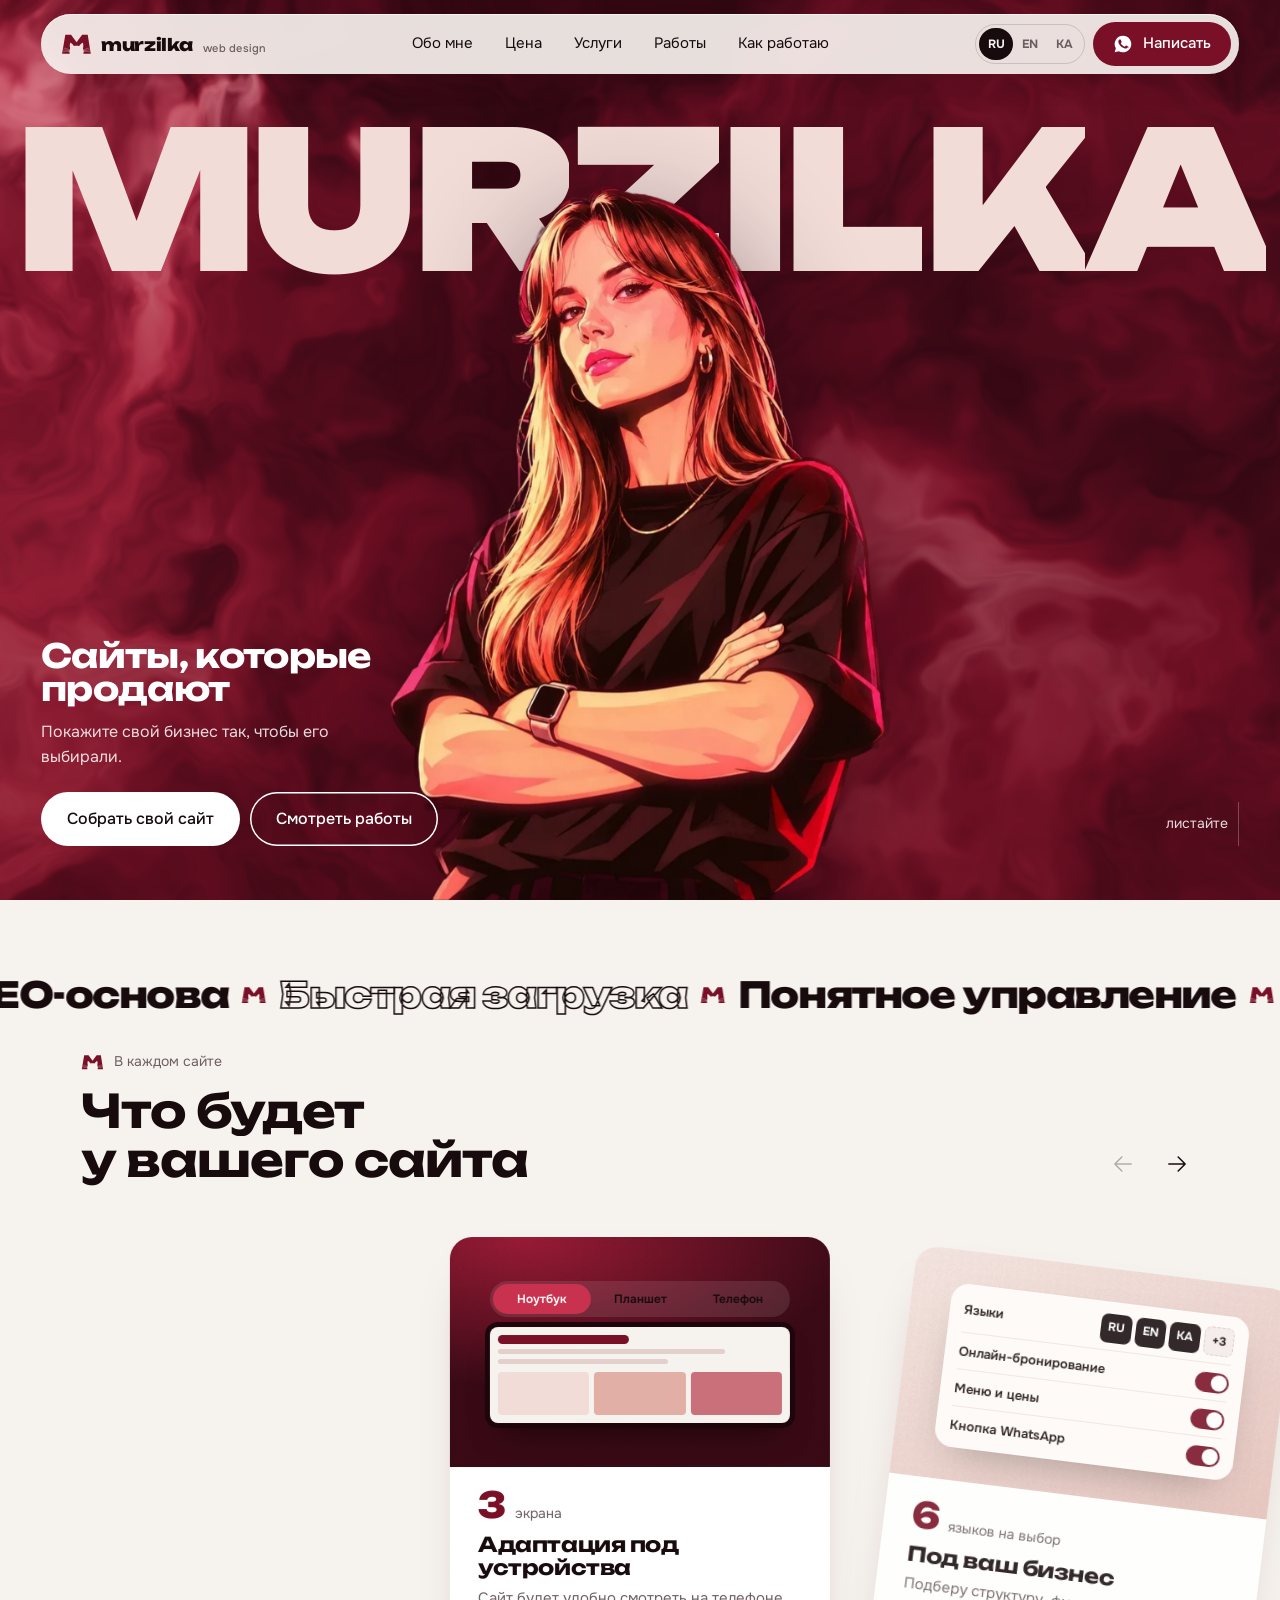
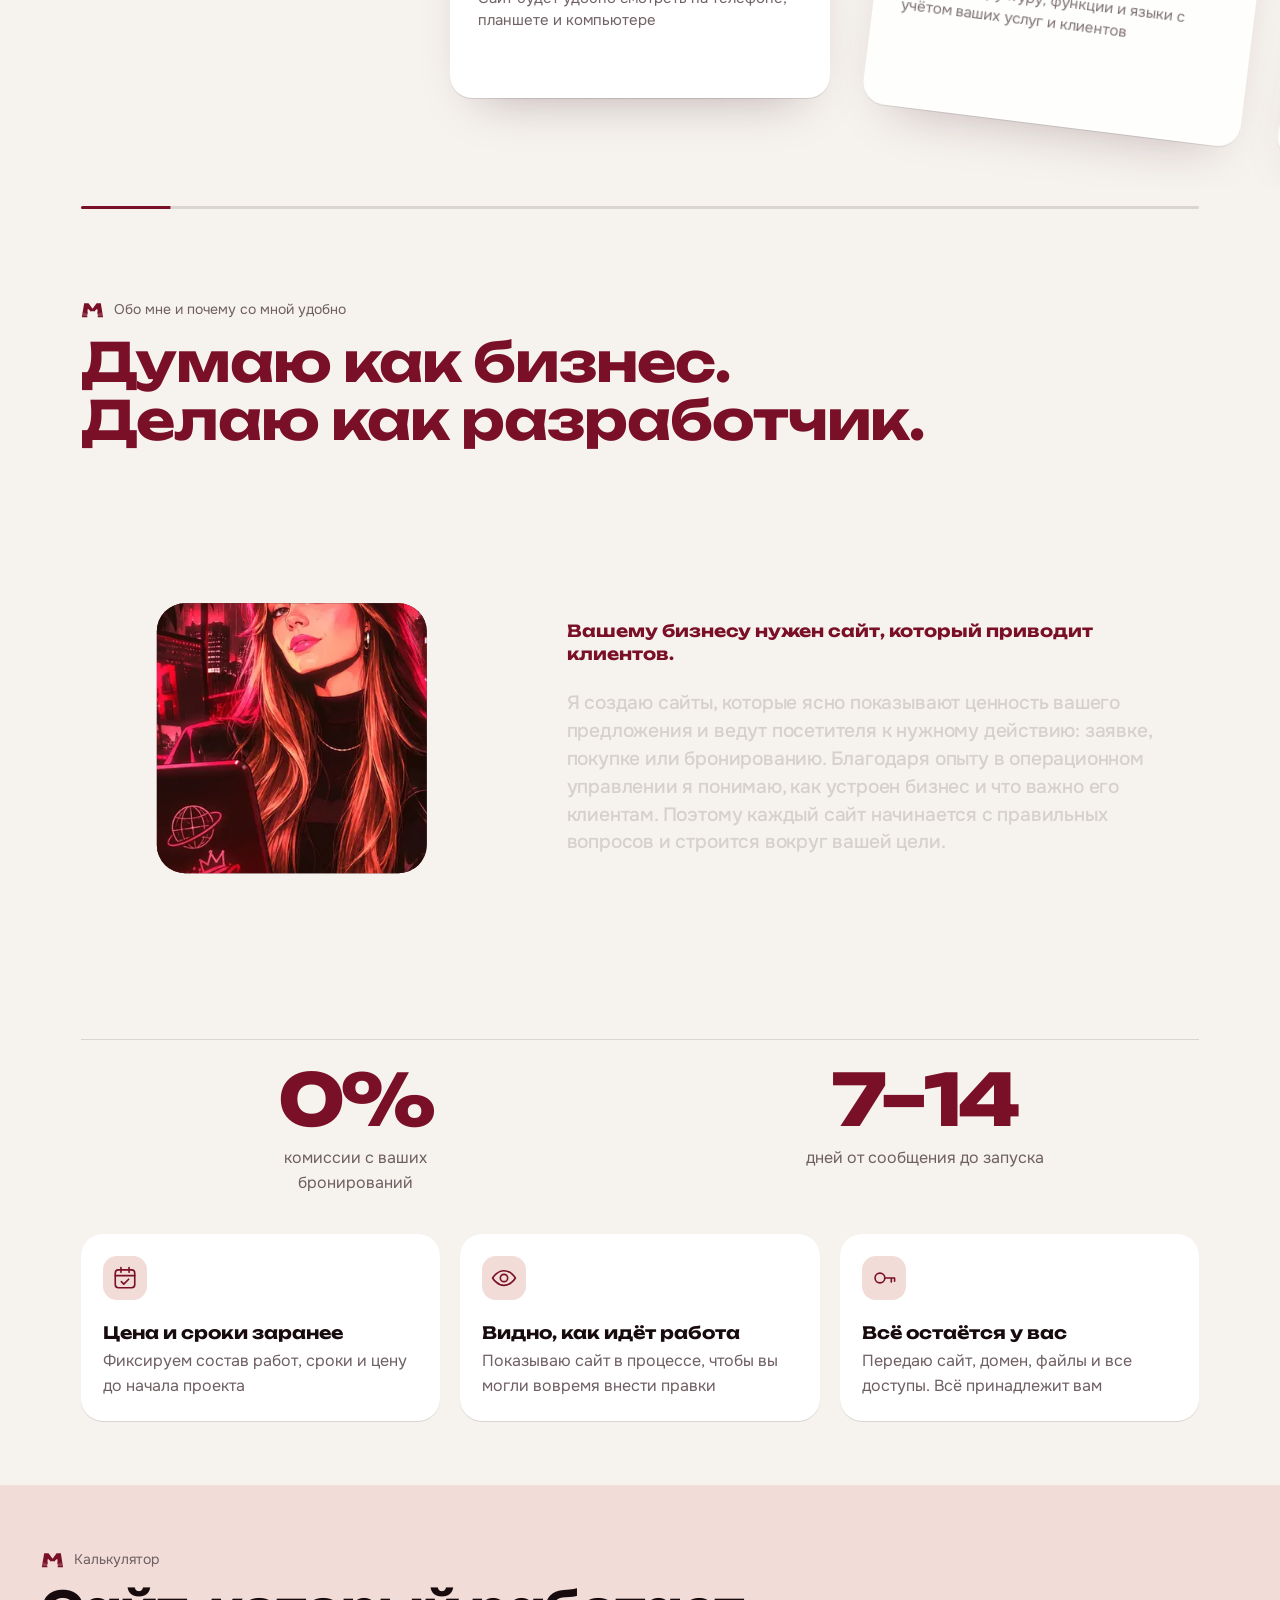
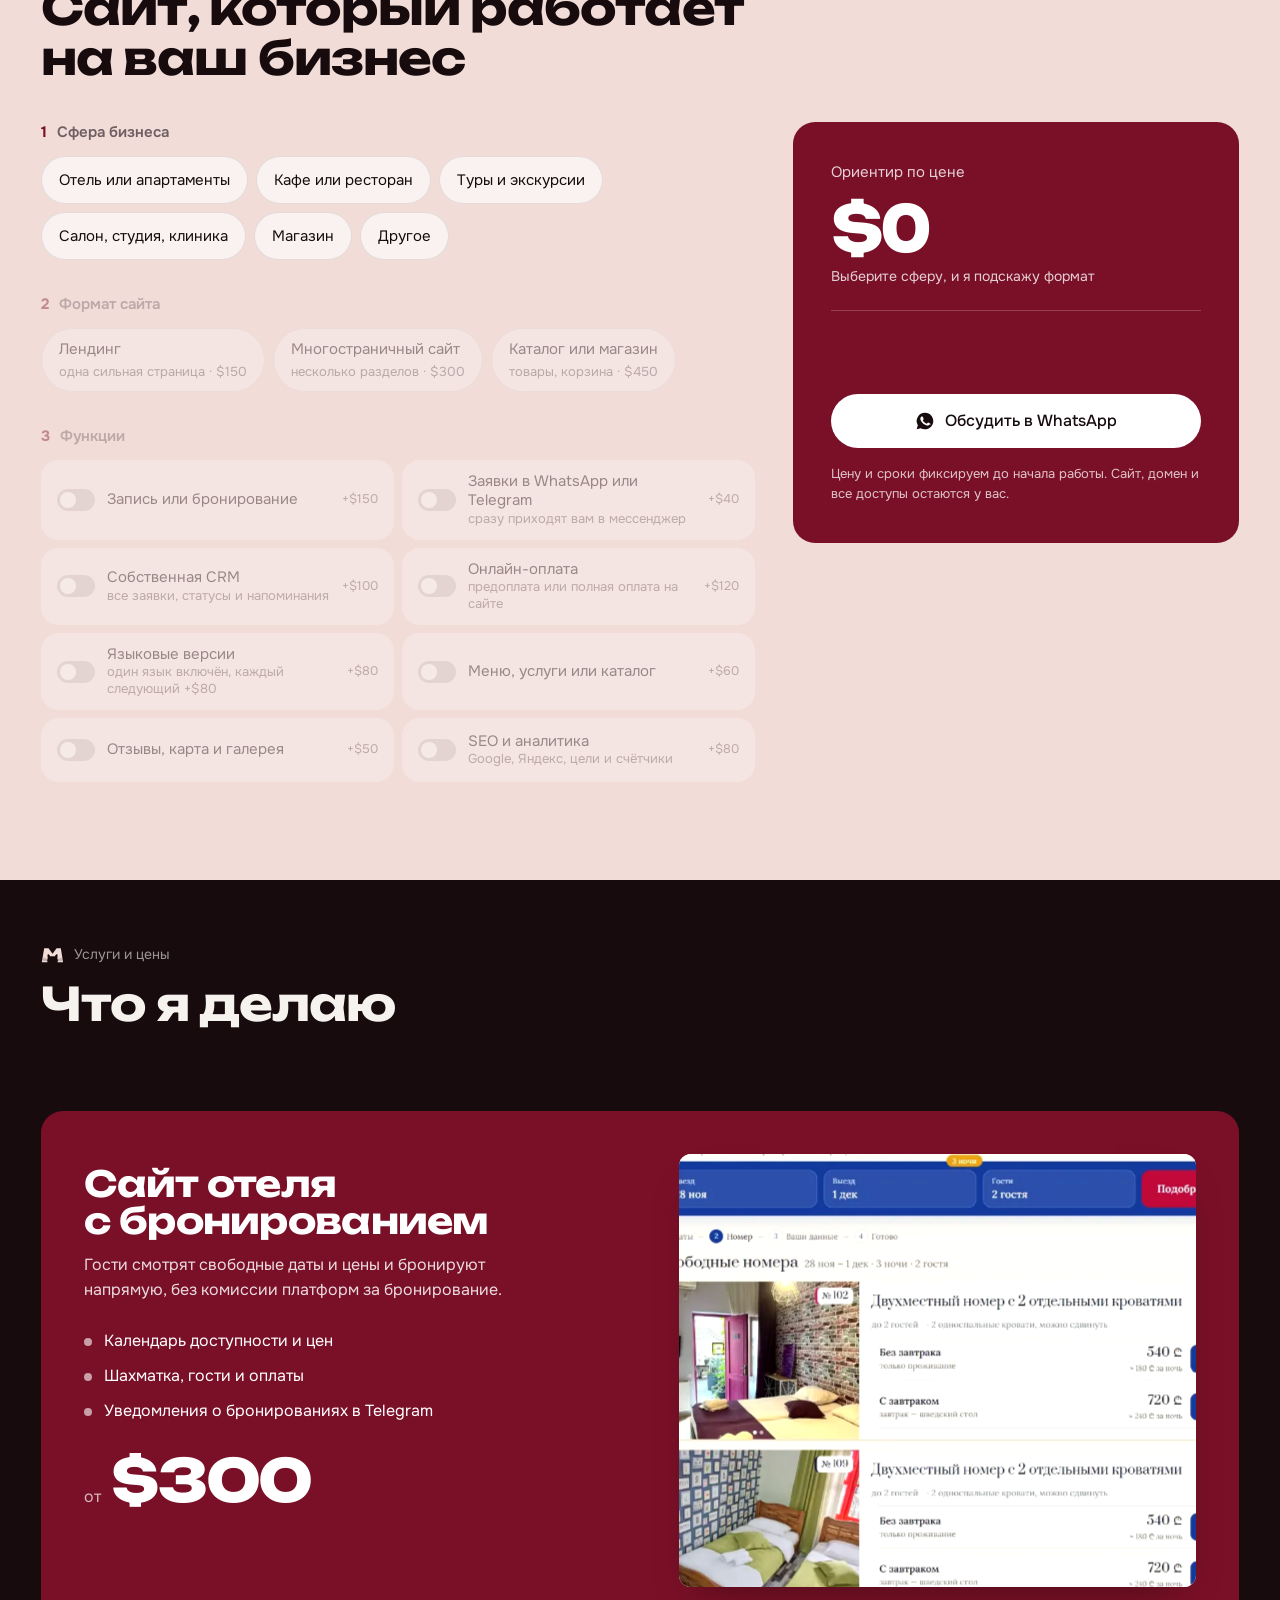
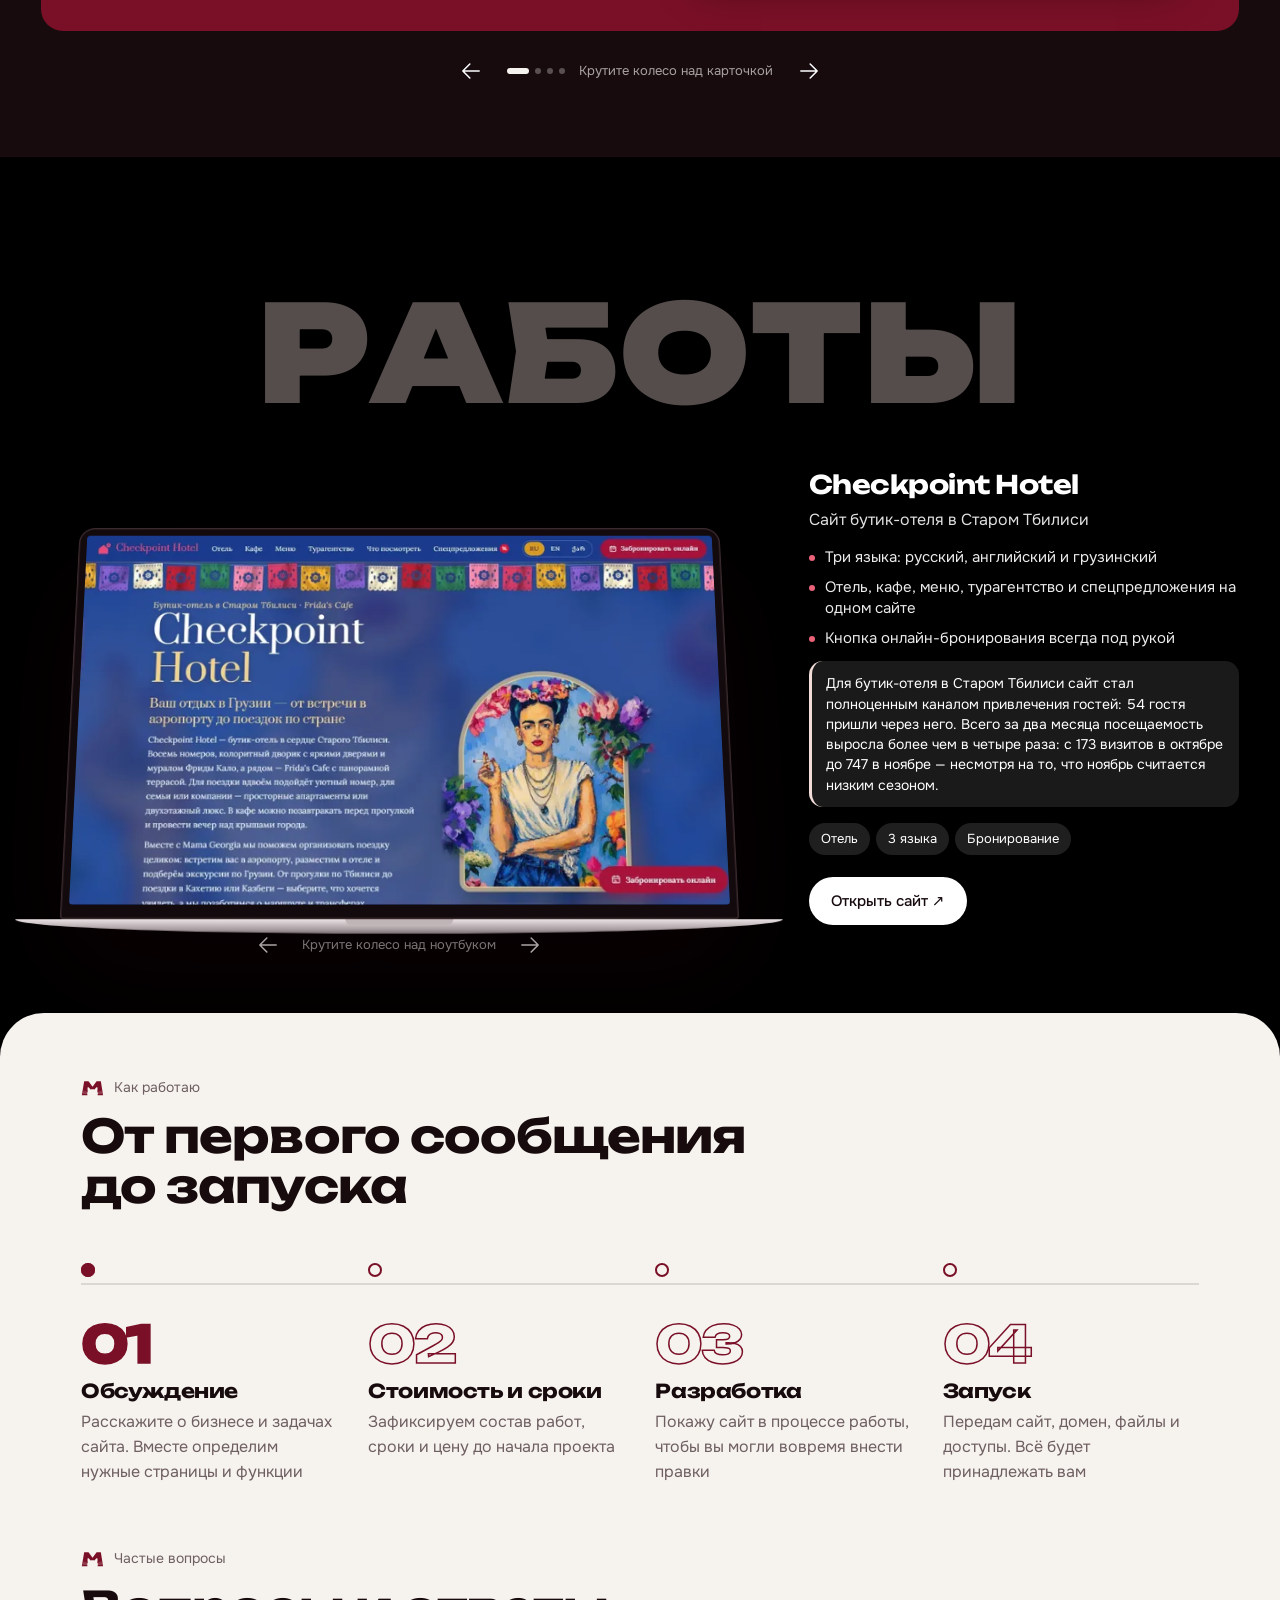
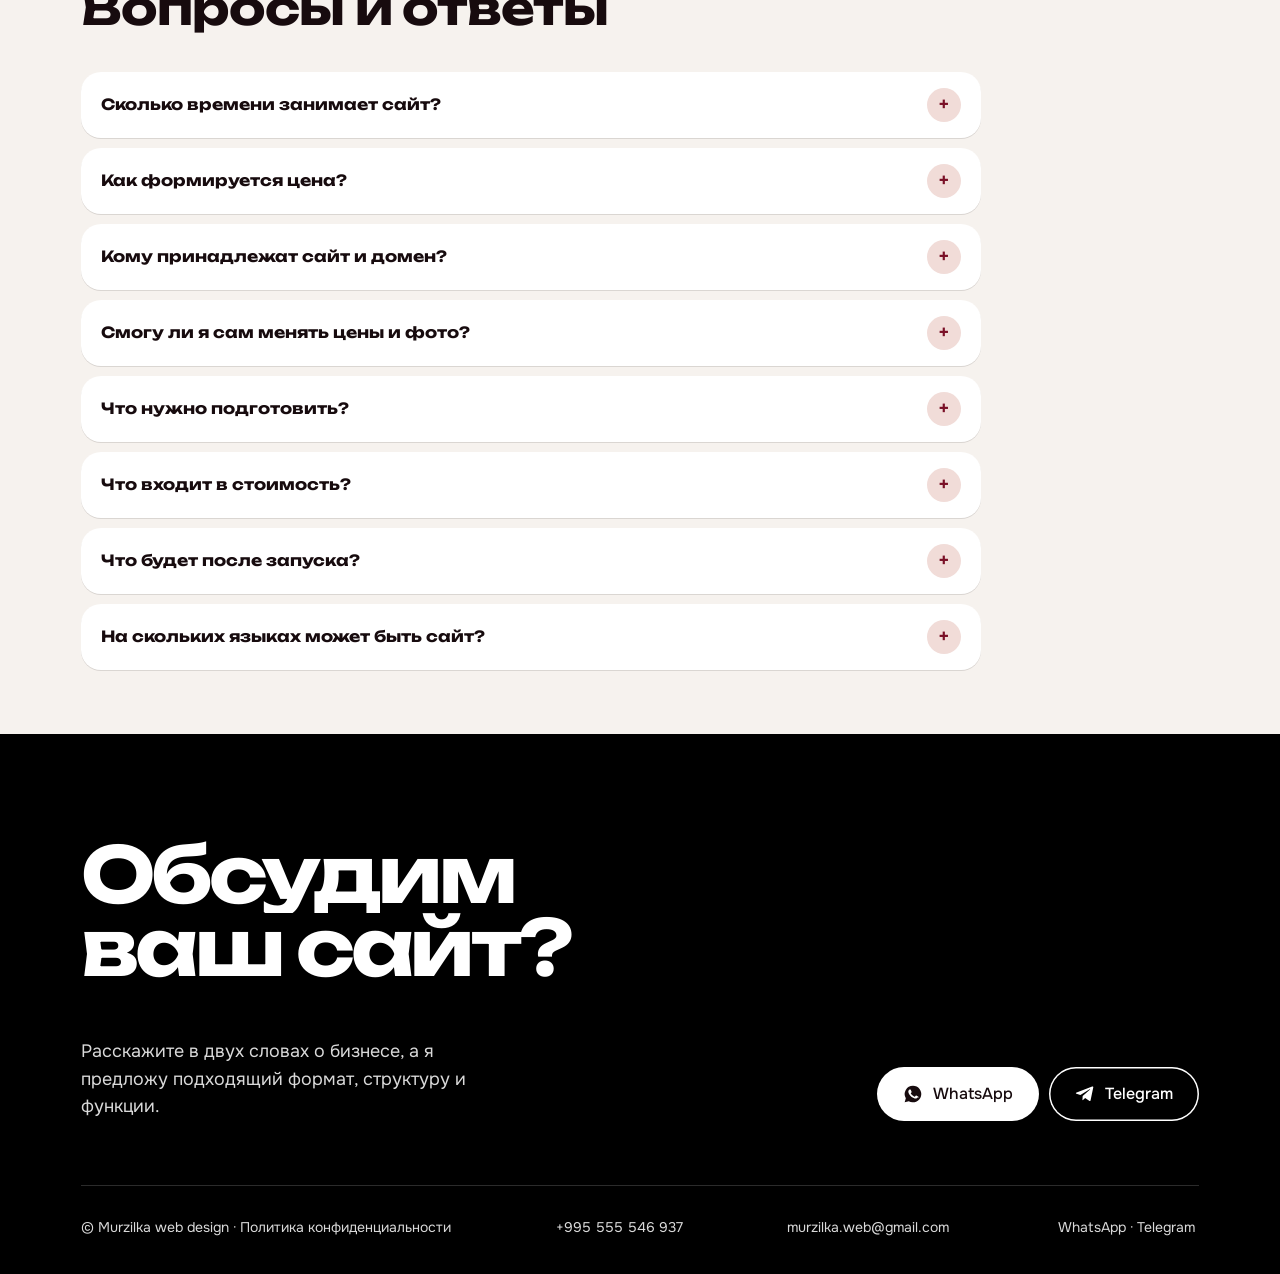
<file: new/index.html>
<!DOCTYPE html><meta charset="utf-8"><meta name="robots" content="noindex"><link rel="canonical" href="https://murzilkaweb.com/"><meta http-equiv="refresh" content="0;url=/"><script>location.replace("/")</script><a href="/">murzilkaweb.com</a>
</file>
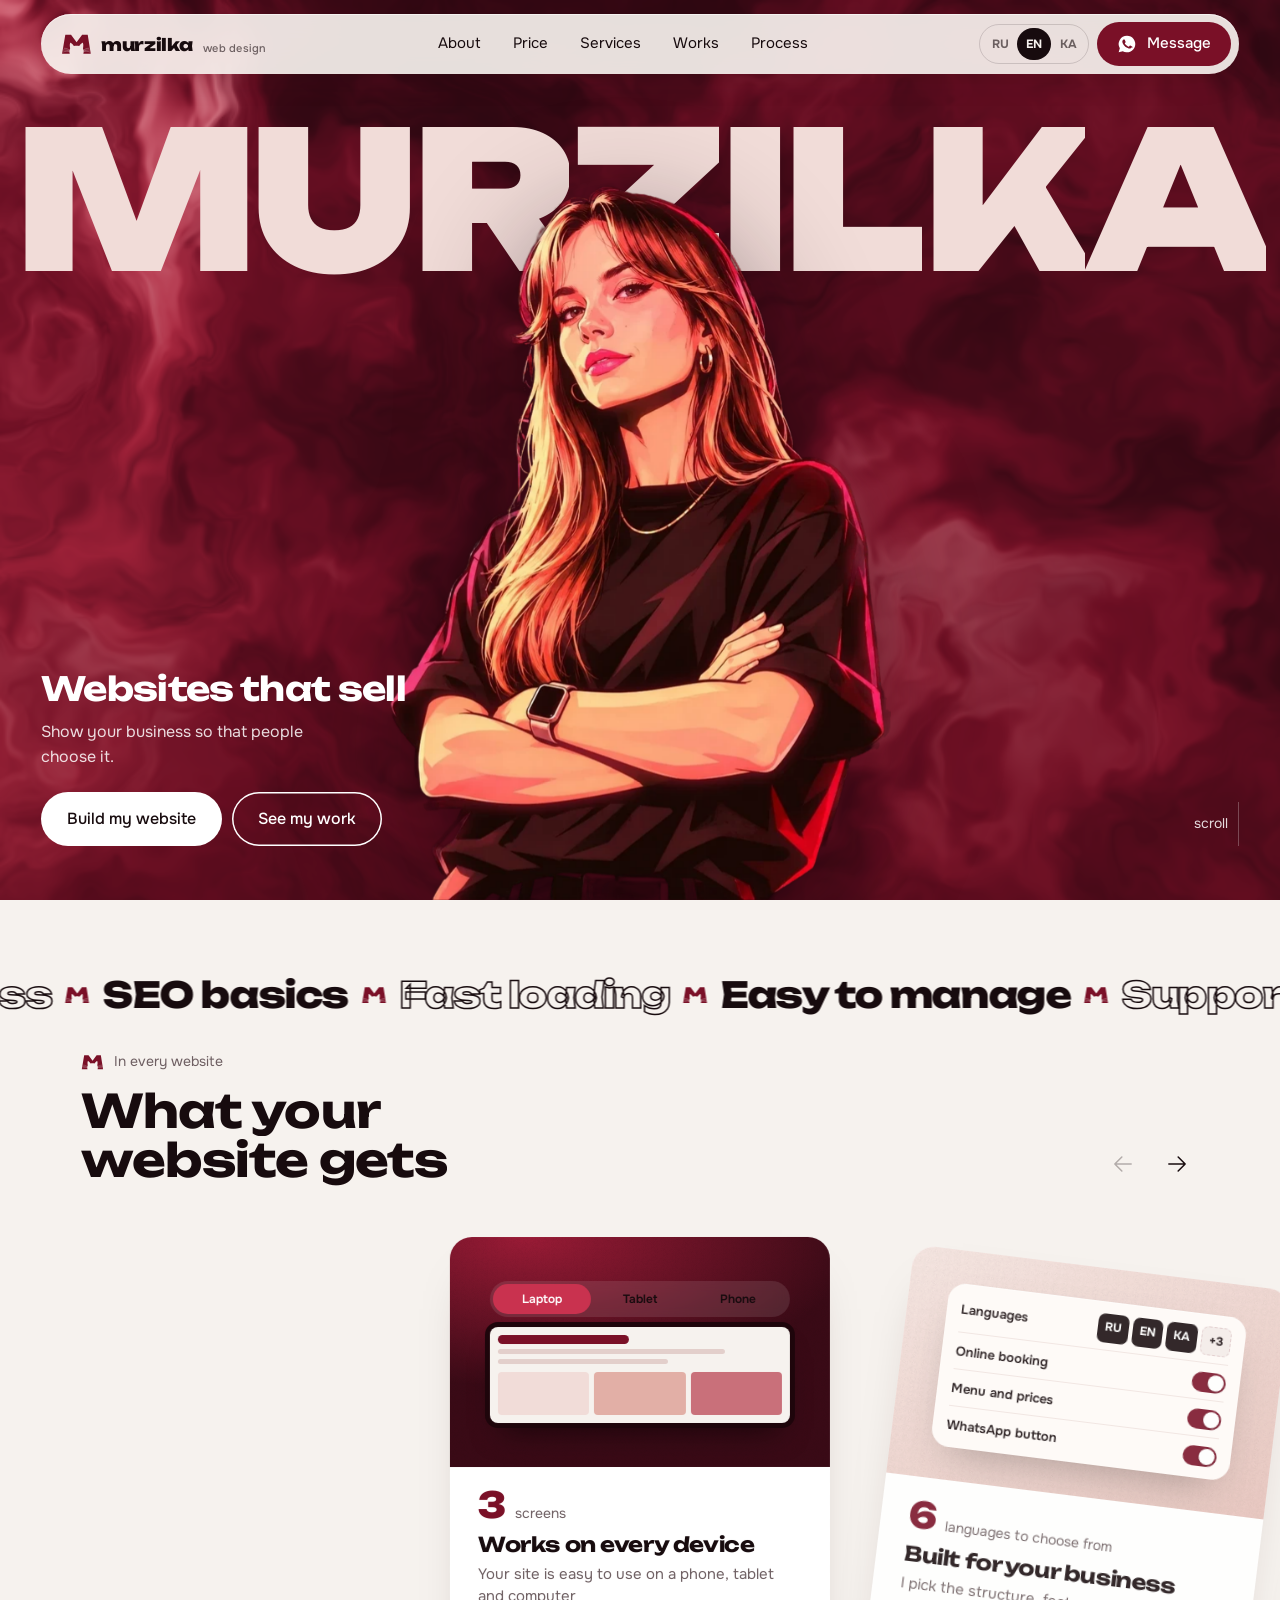
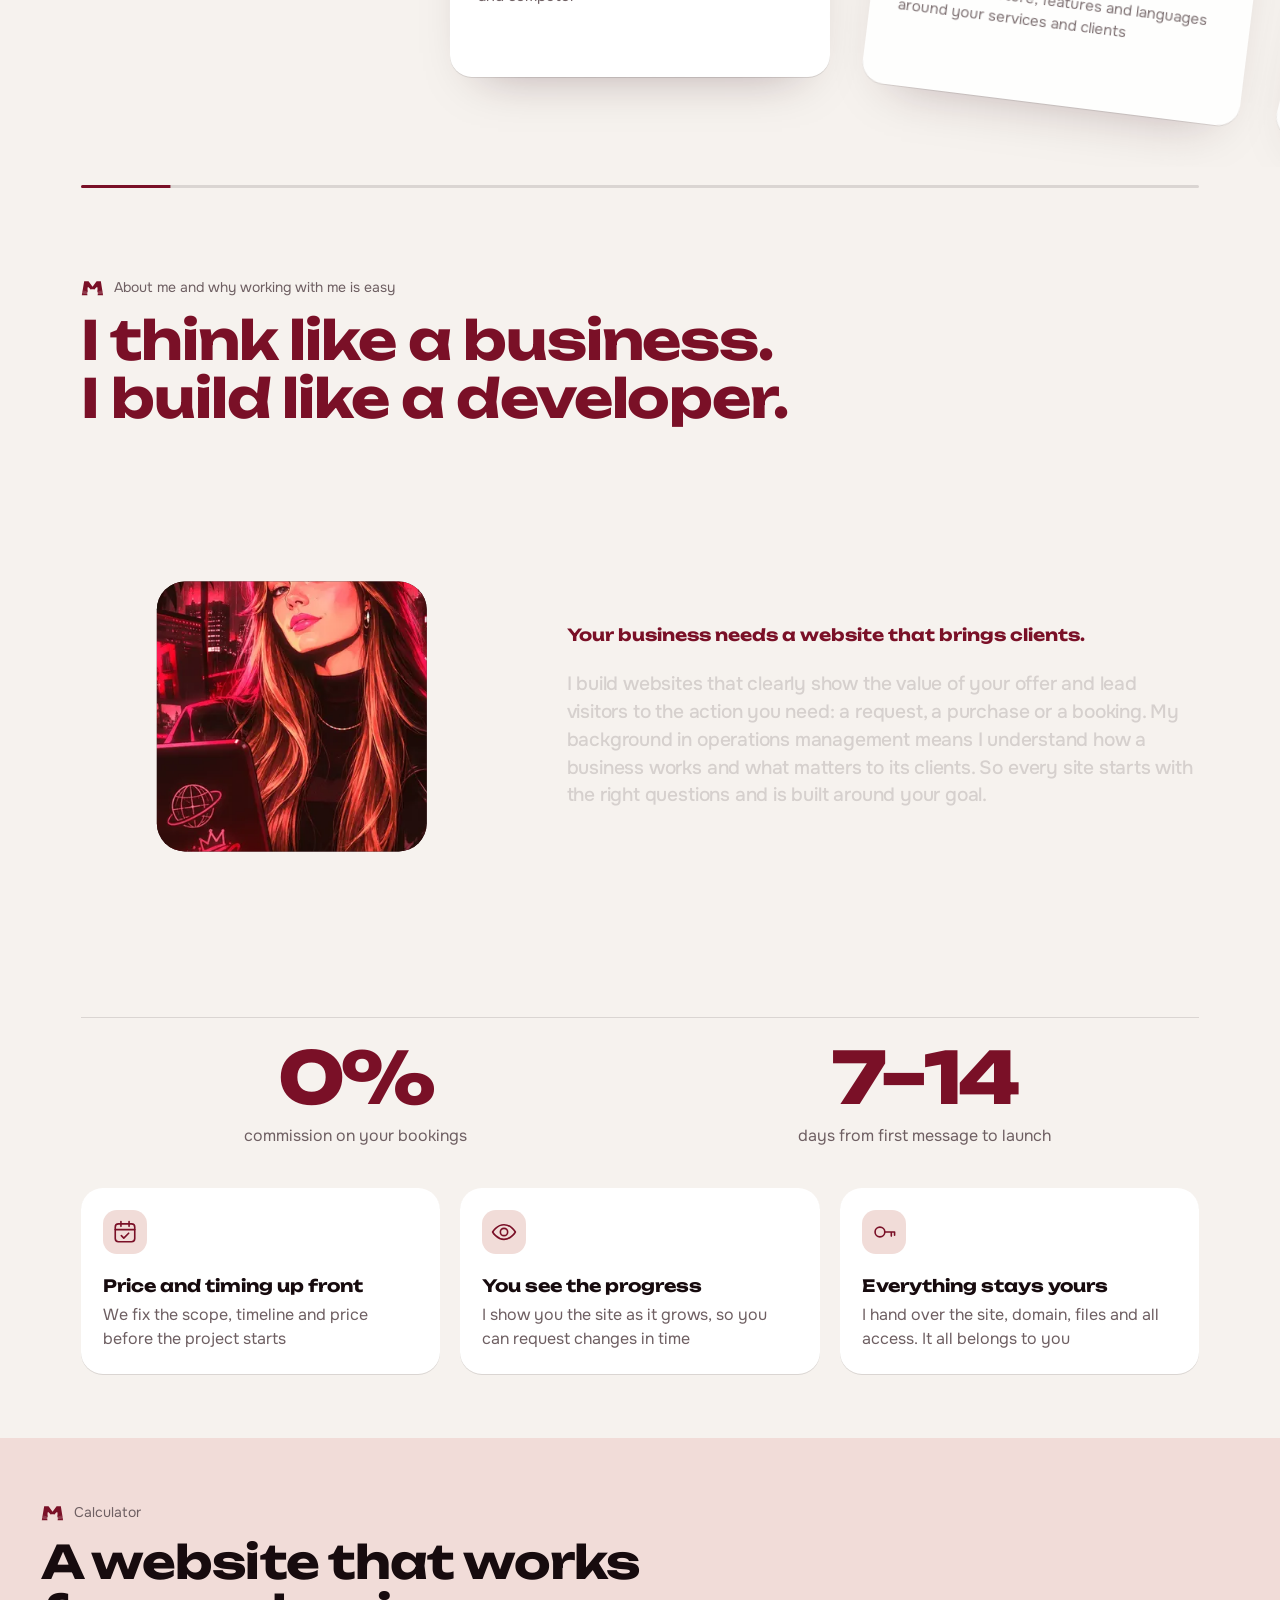
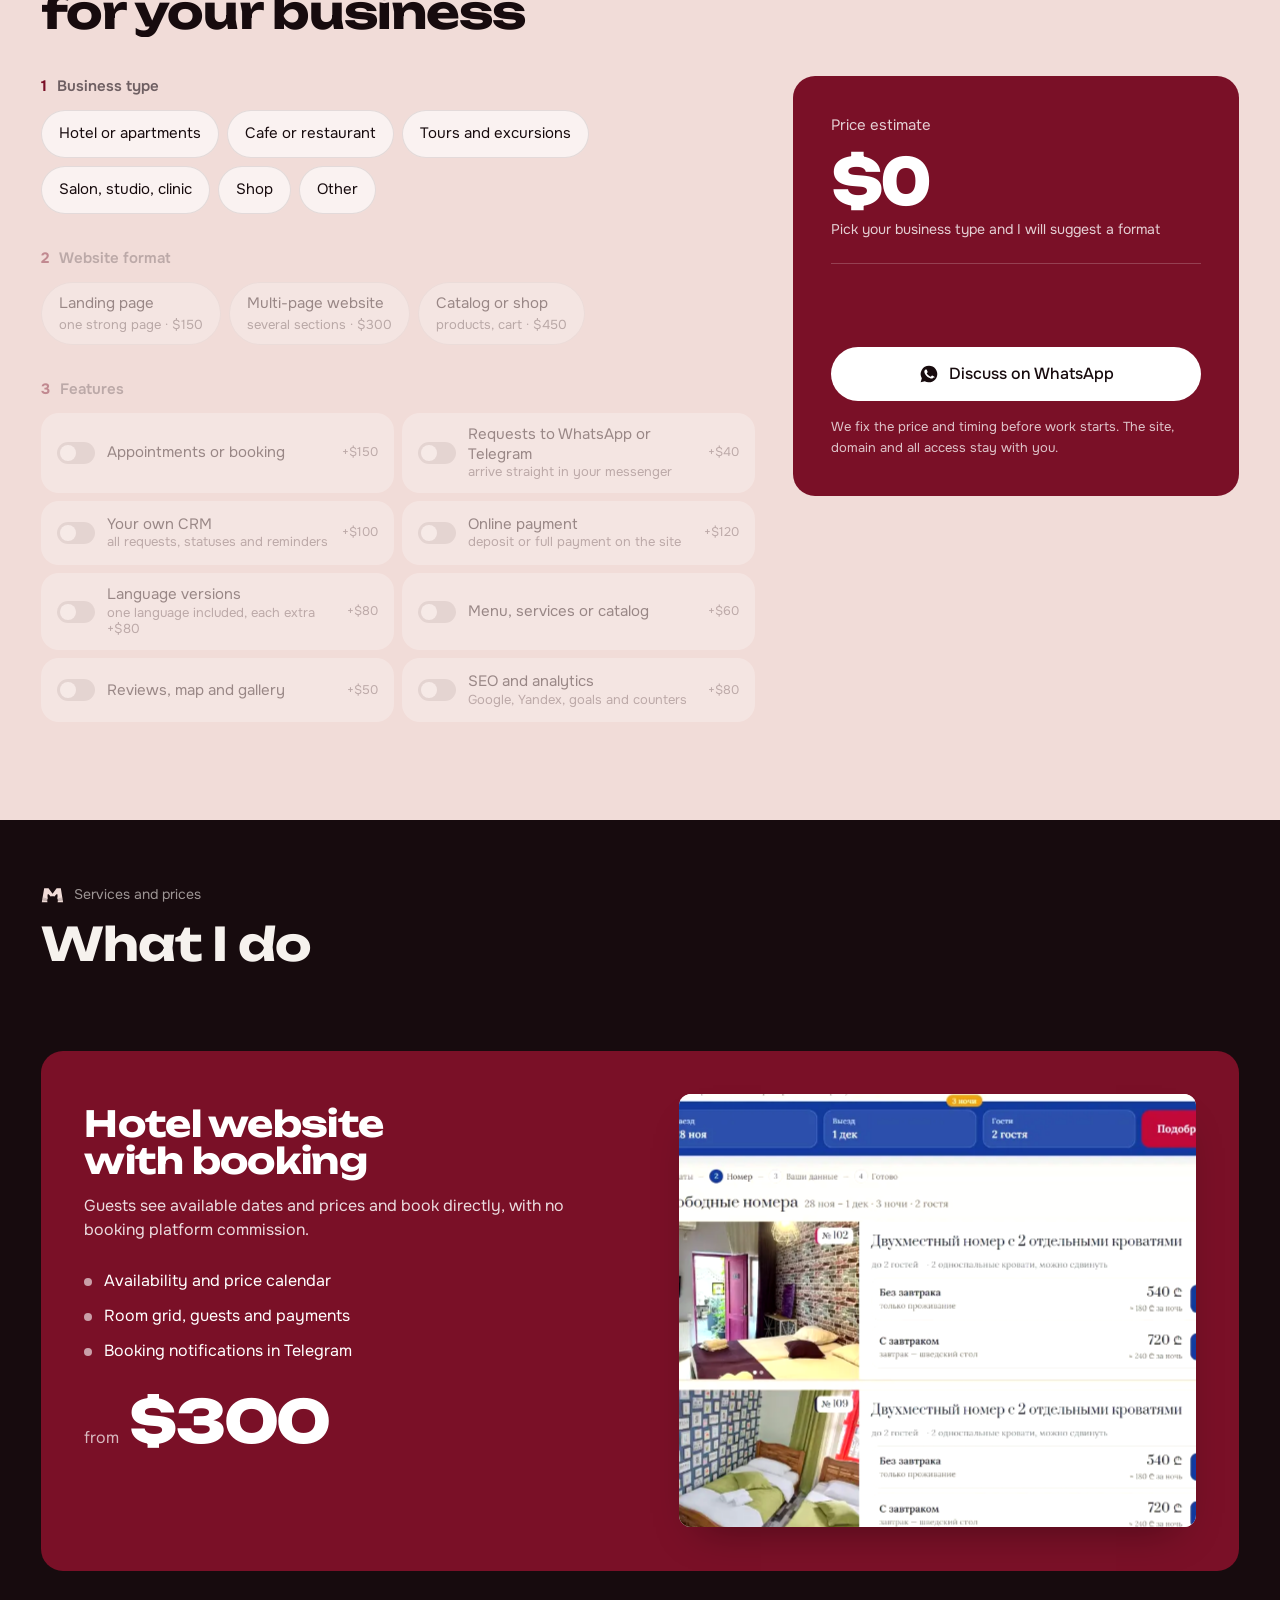
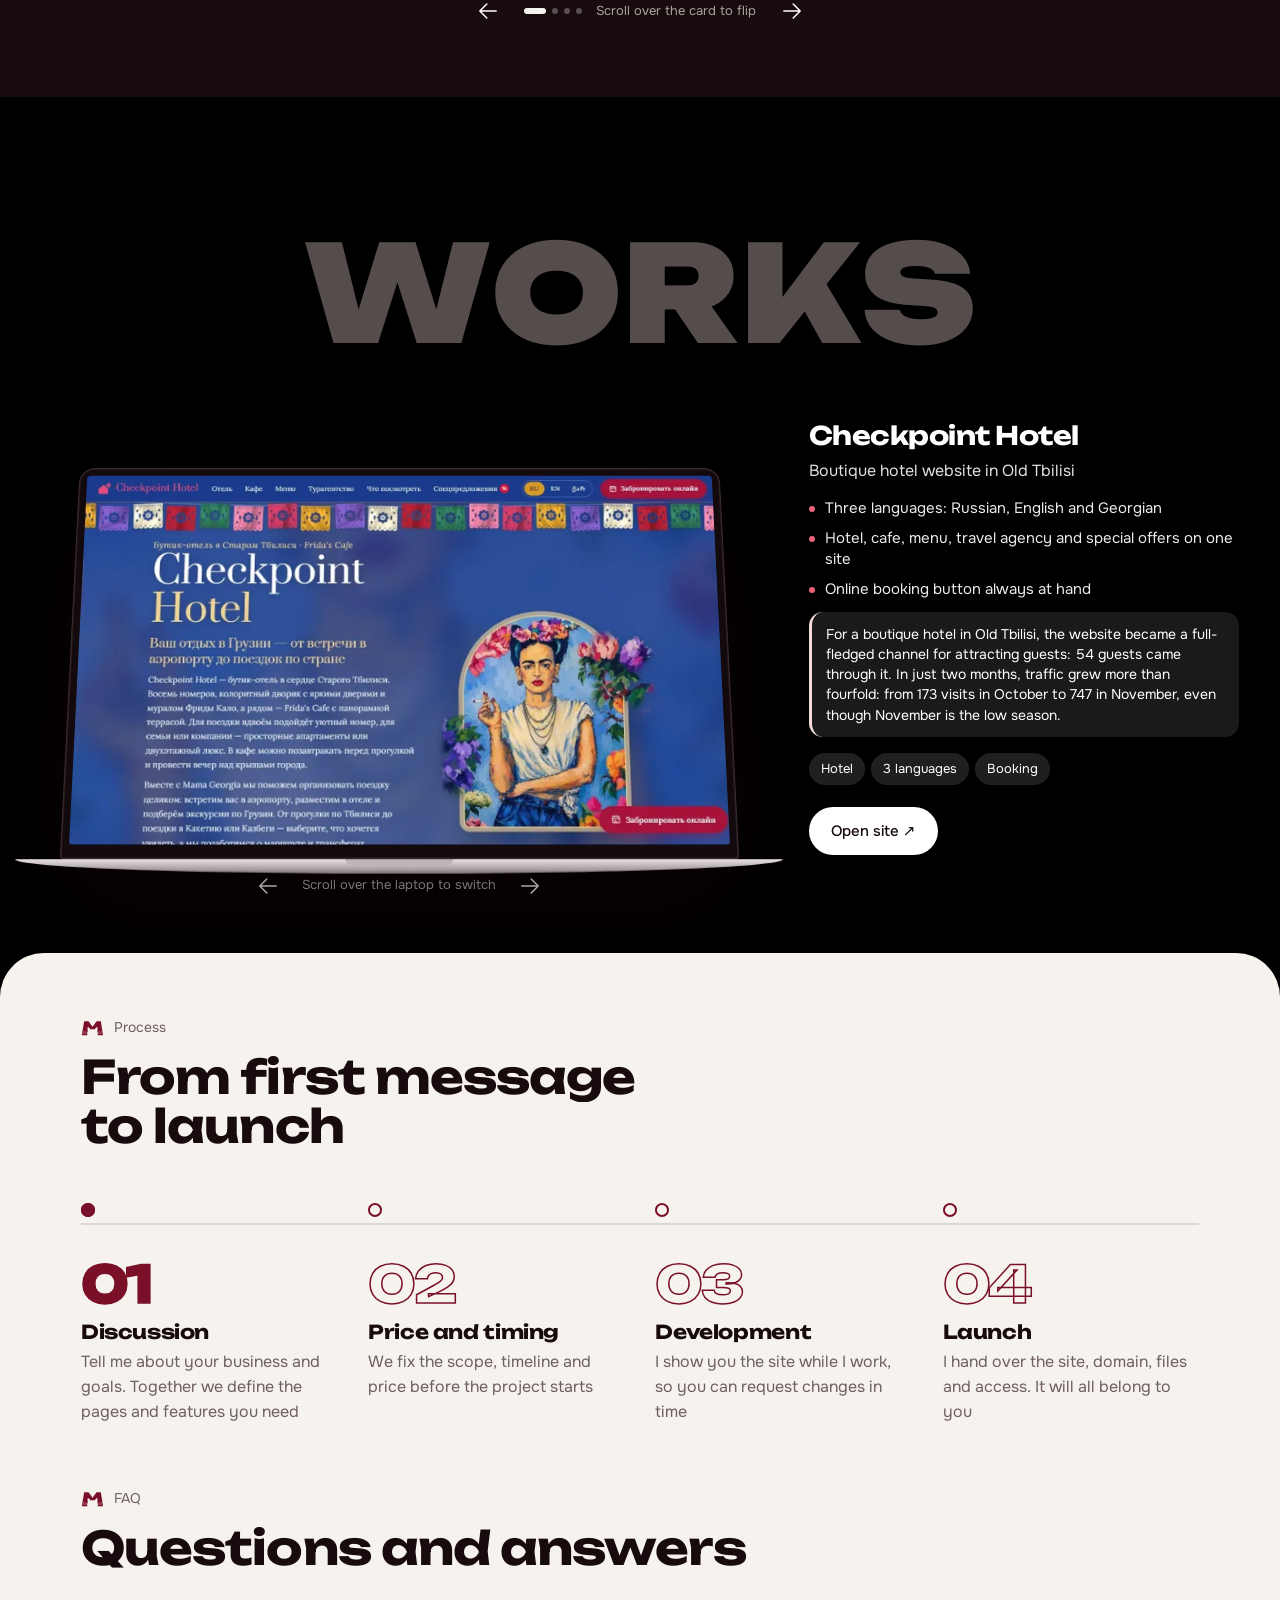
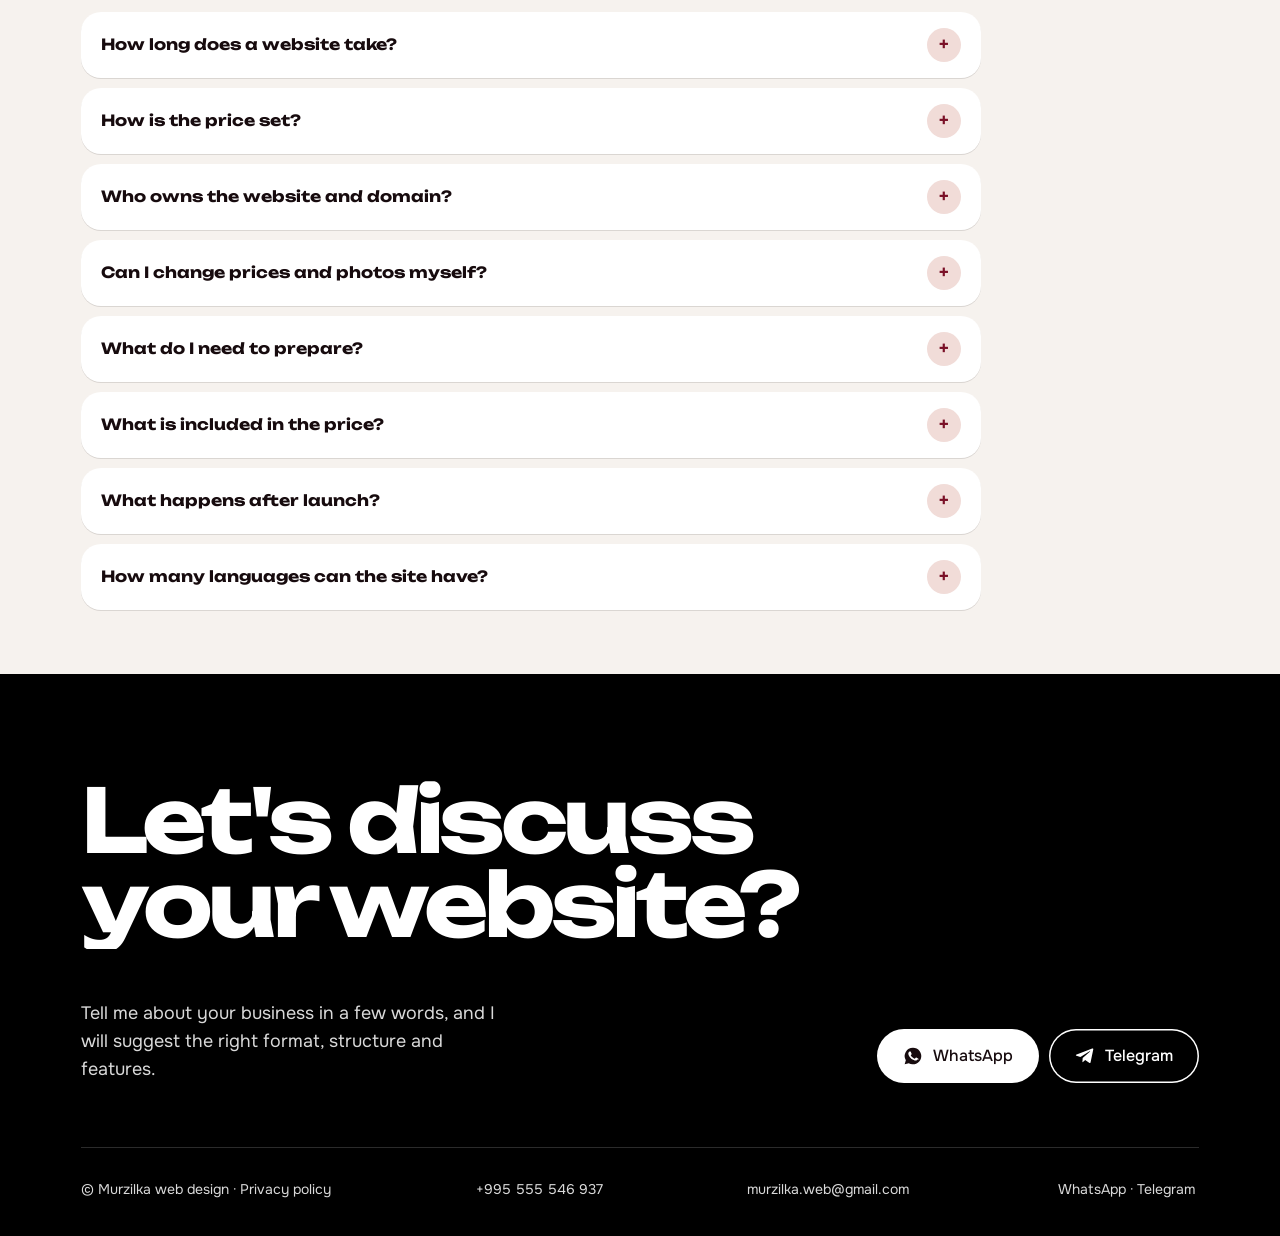
<file: en.html>
<!DOCTYPE html>
<html lang="en">
<head>
<meta charset="utf-8">
<meta name="google-site-verification" content="lMqwiKshVEkAt7RZsLJvDPwi9NFfC2yrMfLxLmy_BXs">
<meta name="viewport" content="width=device-width,initial-scale=1">
<title>Murzilka web design — websites that sell</title>
<meta name="description" content="Murzilka web design: websites for hotels, cafes, tours and services in Georgia. Commission-free booking, requests straight to WhatsApp, your own CRM.">
<link rel="icon" href="/favicon.svg" type="image/svg+xml">
<link rel="icon" href="/favicon-32.png" sizes="32x32" type="image/png">
<link rel="alternate icon" href="/favicon.ico">
<link rel="apple-touch-icon" href="/apple-touch-icon.png">
<!--HEAD-->
<link rel="canonical" href="https://murzilkaweb.com/en.html">
<link rel="alternate" hreflang="ru" href="https://murzilkaweb.com/">
<link rel="alternate" hreflang="en" href="https://murzilkaweb.com/en.html">
<link rel="alternate" hreflang="ka" href="https://murzilkaweb.com/ka.html">
<link rel="alternate" hreflang="x-default" href="https://murzilkaweb.com/">
<meta property="og:type" content="website">
<meta property="og:site_name" content="Murzilka web design">
<meta property="og:title" content="Murzilka web design — websites that sell">
<meta property="og:description" content="Murzilka web design: websites for hotels, cafes, tours and services in Georgia. Commission-free booking, requests straight to WhatsApp, your own CRM.">
<meta property="og:image" content="https://murzilkaweb.com/og-en.jpg">
<meta property="og:image:width" content="1200">
<meta property="og:image:height" content="630">
<meta property="og:url" content="https://murzilkaweb.com/en.html">
<meta property="og:locale" content="en_US">
<meta name="twitter:card" content="summary_large_image">
<meta name="twitter:image" content="https://murzilkaweb.com/og-en.jpg">
<script type="application/ld+json">{"@context": "https://schema.org", "@type": "ProfessionalService", "name": "Murzilka web design", "url": "https://murzilkaweb.com/", "image": "https://murzilkaweb.com/og-ru.jpg", "description": "Murzilka web design: websites for hotels, cafes, tours and services in Georgia. Commission-free booking, requests straight to WhatsApp, your own CRM.", "telephone": "+995555546937", "email": "murzilka.web@gmail.com", "areaServed": {"@type": "Country", "name": "Georgia"}, "priceRange": "$$", "sameAs": ["https://t.me/murzilka_studio", "https://wa.me/995555546937"], "knowsLanguage": ["ru", "en", "ka"]}</script>
<!--/HEAD-->
<link rel="preload" as="image" href="img/sasha-cut.webp" imagesrcset="img/m/sasha-cut.webp 600w, img/sasha-cut.webp 833w" imagesizes="(max-width:700px) 41vh, 56vh" fetchpriority="high">
<script src="data.js"></script>
<link rel="stylesheet" href="fonts.css">
<style>
:root{
  --accent:#7A1027;      
  --accent-2:#B0263F;    
  --deep:#2A0710;        
  --blush:#F1DCD8;       
  --paper:#F6F2EE;
  --ink:#170B0E;
  --mute:#6E5F62;
  --line:rgba(23,11,14,.12);
  --r:22px;
  --pad:max(3.2vw,16px);
  color-scheme:light;
}
*{box-sizing:border-box;min-width:0}
html{scroll-padding-top:80px;-webkit-text-size-adjust:100%}
html.lenis,html.lenis body{height:auto}
.lenis.lenis-smooth{scroll-behavior:auto!important}
body{margin:0;background:var(--paper);color:var(--ink);font:400 16px/1.55 'Onest',system-ui,sans-serif;overflow-x:hidden;overflow-x:clip;-webkit-font-smoothing:antialiased}
img{display:block;max-width:100%}
a{color:inherit}
h1,h2,h3{font-family:'Unbounded',sans-serif;font-weight:700;line-height:1.02;letter-spacing:-.02em;margin:0;text-wrap:balance}
p{margin:0}
button{font:inherit;color:inherit;cursor:pointer}
:focus-visible{outline:2px solid var(--accent-2);outline-offset:3px;border-radius:8px}
.wrap{max-width:1320px;margin:0 auto;padding:0 var(--pad)}
.star{display:inline-block;width:1em;height:1em;vertical-align:-.12em;color:var(--accent-2)}
.btn{display:inline-flex;align-items:center;justify-content:center;gap:10px;min-height:54px;padding:0 26px;border-radius:999px;border:0;text-decoration:none;font-weight:500;font-size:16px;white-space:nowrap;position:relative;overflow:hidden;transition:transform .25s cubic-bezier(.2,.8,.2,1)}
.btn:active{transform:scale(.97)}
.btn svg{width:20px;height:20px;flex:none}
.btn-main{background:var(--accent);color:#fff}
.btn-light{background:#fff;color:var(--ink)}
.btn-ghost{background:transparent;color:inherit;box-shadow:inset 0 0 0 1.5px currentColor}
.btn span{position:relative;z-index:1;display:inline-flex;align-items:center;gap:10px}
.btn::before{content:"";position:absolute;inset:0;background:var(--ink);transform:translateY(101%);border-radius:inherit;transition:transform .45s cubic-bezier(.7,0,.2,1)}
.btn-light::before{background:var(--accent)}
.btn-ghost::before{background:currentColor}
@media(hover:hover){.btn:hover::before{transform:none}.btn-light:hover{color:#fff}.btn-ghost:hover span{color:var(--paper)}.hero .btn-ghost:hover span,.cta .btn-ghost:hover span{color:var(--deep)}}
.nav{position:fixed;z-index:50;top:14px;left:var(--pad);right:var(--pad);display:flex;align-items:center;justify-content:space-between;gap:12px;padding:8px 8px 8px 20px;border-radius:999px;background:rgba(246,242,238,.92);backdrop-filter:blur(14px) saturate(1.4);-webkit-backdrop-filter:blur(14px) saturate(1.4);box-shadow:0 1px 0 rgba(255,255,255,.6) inset,0 8px 30px rgba(42,7,16,.08);transition:transform .5s cubic-bezier(.7,0,.2,1)}
.nav.hide{transform:translateY(-140%)}
.logo{display:flex;align-items:center;gap:8px;font:800 17px/1 'Unbounded',sans-serif;text-decoration:none;letter-spacing:-.02em}
.logo .star{width:31px;height:22px;color:var(--accent)}.logo{gap:9px}
.logo small{font:500 11px/1 'Onest',sans-serif;letter-spacing:.02em;opacity:.6;margin-left:2px;align-self:flex-end;padding-bottom:1px}
.langs{display:flex;height:40px;padding:3px;border-radius:99px;border:1.5px solid rgba(23,11,14,.15)}
.langs a{display:grid;place-items:center;min-width:34px;padding:0 6px;border-radius:99px;font:700 12px/1 'Onest',sans-serif;text-decoration:none;color:inherit;opacity:.6}
.langs a:hover{opacity:1}
.langs a.on{background:var(--ink);color:var(--paper);opacity:1}
.logo small{white-space:nowrap}
.mlangs{display:none}
@media(max-width:560px){.nr .langs{display:none}.menu .mlangs{display:flex;align-self:flex-start;height:48px;border-color:rgba(255,255,255,.3);margin-top:10px}.menu .mlangs a{font-size:15px;min-width:52px;color:#fff;opacity:.7}.menu .mlangs a.on{background:#fff;color:var(--ink);opacity:1}}
.nr{display:flex;align-items:center;gap:8px}
.nav ul{display:flex;gap:4px;list-style:none;margin:0;padding:0}
.nav ul a{display:block;padding:10px 14px;border-radius:999px;text-decoration:none;font-size:15px;transition:background .2s}
.nav ul a:hover{background:rgba(122,16,39,.08)}
.nav .btn{min-height:44px;padding:0 20px;font-size:15px}
.burger{display:none;width:44px;height:44px;border-radius:50%;border:0;background:var(--ink);color:#fff;place-items:center}
.burger i{display:block;width:16px;height:1.5px;background:currentColor;box-shadow:0 -5px 0 currentColor,0 5px 0 currentColor}
.menu{position:fixed;inset:0;z-index:49;background:var(--deep);color:#fff;display:flex;flex-direction:column;justify-content:flex-end;padding:110px var(--pad) 40px;clip-path:inset(0 0 100% 0);transition:clip-path .7s cubic-bezier(.7,0,.2,1);visibility:hidden}
.menu.open{clip-path:inset(0);visibility:visible}
.menu>a{font:700 clamp(34px,10vw,56px)/1.1 'Unbounded',sans-serif;text-decoration:none;display:block;padding:6px 0}
.menu .row{display:flex;gap:10px;margin-top:32px;flex-wrap:wrap}
.menu .row a{font:500 16px 'Onest',sans-serif;flex:1}
@keyframes spin{to{transform:rotate(360deg)}}
.hero{position:relative;height:100vh;height:100svh;overflow:hidden;color:#fff;background:radial-gradient(120% 80% at 70% 20%,var(--accent-2),var(--accent) 40%,var(--deep))}
.hero canvas{position:absolute;inset:0;width:100%;height:100%}
canvas[id^="fog"]{opacity:0;transition:opacity 1s ease}canvas[id^="fog"].on{opacity:1}
.grain{position:absolute;inset:0;pointer-events:none;opacity:.18;mix-blend-mode:overlay;background-image:url("data:image/svg+xml,%3Csvg xmlns='http://www.w3.org/2000/svg' width='160' height='160'%3E%3Cfilter id='n'%3E%3CfeTurbulence baseFrequency='.9' numOctaves='2' stitchTiles='stitch'/%3E%3C/filter%3E%3Crect width='100%25' height='100%25' filter='url(%23n)'/%3E%3C/svg%3E")}
.name{position:absolute;left:0;right:0;top:13vh;text-align:center;font:900 clamp(40px,15vw,280px)/.86 'Unbounded',sans-serif;letter-spacing:-.05em;white-space:nowrap;color:var(--blush);user-select:none}
.name .ch{display:inline-block;will-change:transform}
.name .mk{display:inline-block;overflow:hidden;vertical-align:top;padding-bottom:.04em}
.sasha{position:absolute;left:50%;bottom:0;height:min(84vh,1100px);height:min(84svh,1100px);transform:translateX(-50%)}.sasha>div,.sasha img{height:100%;width:auto;max-width:none;will-change:transform}.sasha img{filter:drop-shadow(0 30px 60px rgba(20,0,6,.45))}
.hero-copy{position:absolute;z-index:2;left:var(--pad);bottom:clamp(28px,6vh,60px);max-width:440px}
.eyebrow{display:inline-flex;align-items:center;gap:8px;font-size:14px;opacity:.85;margin-bottom:14px}
.hero h1{font-size:clamp(26px,2.6vw,40px)}
.hero-copy p{margin:14px 0 22px;opacity:.85;max-width:320px}
.hero-btns{display:flex;gap:10px;flex-wrap:wrap}
.hero-side{position:absolute;right:var(--pad);bottom:clamp(28px,6vh,60px);text-align:right;font-size:14px;opacity:.85;display:flex;flex-direction:column;align-items:flex-end;gap:14px}
.scroll-hint{display:flex;align-items:center;gap:10px}
.scroll-hint i{display:block;width:1.5px;height:44px;background:rgba(255,255,255,.3);position:relative;overflow:hidden}
.scroll-hint i::after{content:"";position:absolute;left:0;top:-50%;width:100%;height:50%;background:#fff;animation:drip 1.8s cubic-bezier(.7,0,.3,1) infinite}
@keyframes drip{to{top:110%}}
.works{position:relative;overflow:hidden;color:#fff;background:radial-gradient(120% 80% at 30% 30%,var(--accent-2),var(--accent) 40%,var(--deep))}
.works canvas{position:absolute;inset:0;width:100%;height:100%}
.wpin{position:relative;z-index:2;min-height:100vh;min-height:100svh;max-width:1400px;margin:0 auto;padding:96px var(--pad) 60px;display:grid;grid-template-columns:minmax(0,1.25fr) minmax(0,.75fr);grid-template-rows:auto 1fr;column-gap:clamp(30px,4vw,70px);row-gap:clamp(16px,3vh,40px);align-items:center}
.wname{grid-column:1/-1;align-self:start;text-align:center;font:900 clamp(40px,8vw,140px)/.9 'Unbounded',sans-serif;letter-spacing:-.1em;white-space:nowrap;color:var(--blush);user-select:none;pointer-events:none}
.wname span{display:inline-block}
.whint{display:flex;align-items:center;justify-content:center;gap:12px;margin-top:12px;font-size:13px;color:rgba(255,255,255,.7)}
.whint button{width:36px;height:36px;border-radius:50%;border:1.5px solid rgba(255,255,255,.4);background:none;color:#fff;font-size:16px;cursor:pointer;transition:background .3s,opacity .3s}
.whint button:hover{background:rgba(255,255,255,.15)}
.whint button:disabled{opacity:.3;cursor:default}
.dots i{cursor:pointer}
.laptop{touch-action:pan-y}
.wlap{min-width:0}
.laptop{position:relative;width:min(100%,(100vh - 330px)*1.6);min-width:min(100%,420px);margin:0 auto;will-change:transform}
.dots{display:flex;gap:8px;justify-content:center;margin-top:26px}
.dots i{width:6px;height:6px;border-radius:9px;background:rgba(255,255,255,.35);transition:width .4s,background .4s}
.dots i.on{width:26px;background:#fff}
.wdet{position:relative;min-height:460px}
.cap{position:absolute;inset:0;display:flex;flex-direction:column;justify-content:center;opacity:0;transform:translateY(24px);transition:opacity .45s,transform .6s cubic-bezier(.2,.8,.2,1);pointer-events:none}
.cap.on{opacity:1;transform:none;pointer-events:auto}
.wd .n{font:600 14px/1 'Onest';opacity:.7;margin-bottom:14px}
.wd h3{font-size:clamp(22px,2vw,32px);margin-bottom:10px}
.wd .lead{opacity:.88;font-size:16px;margin-bottom:14px}
.wd ul{list-style:none;padding:0;margin:0 0 18px;display:grid;gap:9px}
.wd li{display:flex;gap:10px;font-size:15px;line-height:1.4;opacity:.92}
.wd li::before{content:"";flex:none;width:6px;height:6px;margin-top:8px;border-radius:50%;background:#ff6b84}
.tags{display:flex;flex-wrap:wrap;gap:6px;margin-bottom:22px}
.tags span{font-size:13px;padding:6px 12px;border-radius:99px;background:rgba(255,255,255,.12);white-space:nowrap}
.wd .btn{align-self:flex-start;min-height:48px;padding:0 22px;font-size:15px}
.wlist{display:none;position:relative;z-index:2;padding:110px var(--pad) 90px;gap:22px}
.wlist .h2{color:#fff;margin-bottom:8px}
.wcard{background:rgba(255,255,255,.07);border:1px solid rgba(255,255,255,.14);border-radius:24px;padding:12px 12px 22px}
.wcard .shot{position:relative;border-radius:14px;overflow:hidden;aspect-ratio:16/10;margin-bottom:18px;background:#0c0607}
.wcard .shot img{position:absolute;inset:0;width:100%;height:100%;object-fit:cover;object-position:top}
.wcard .wd{padding:0 8px}
@media(max-width:900px){
  .wpin{grid-template-columns:minmax(0,1fr);align-content:center;gap:14px;padding:78px var(--pad) 20px}
  .wname{font-size:14.5vw;margin-top:6px}
  .laptop{width:100%}
  .lid{position:relative;border-radius:24px;padding:12px;box-shadow:0 0 0 1.5px #3a2a2e inset,0 30px 70px rgba(20,0,6,.5)}
  .lid::after{content:"";position:absolute;top:4px;left:50%;width:5px;height:5px;margin-left:-2.5px;border-radius:50%;background:#3a2a2e}
  .screen{aspect-ratio:4/3;border-radius:12px}
  .base{display:none}
  .dots{margin-top:14px}
  .wdet{min-height:330px}
  .cap{justify-content:flex-start}
  .wd .n{margin-bottom:8px}
  .wd h3{font-size:24px;margin-bottom:6px}
  .wd .lead{font-size:15px;margin-bottom:10px}
  .wd ul{gap:5px;margin-bottom:12px}
  .wd li{font-size:14px}
  .tags{margin-bottom:14px}
  .tags span{font-size:12px;padding:5px 10px}
  .wd .btn{min-height:44px}
}
@media(max-width:900px) and (max-height:740px){.wd ul{display:none}.wdet{min-height:220px}}
.nogs .wpin{display:none}.nogs .wlist{display:grid}
.lid{background:#120a0c;border-radius:clamp(10px,1.4vw,20px) clamp(10px,1.4vw,20px) 4px 4px;padding:1.3% 1.3% 2%;box-shadow:0 0 0 1.5px #3a2a2e inset,0 50px 120px rgba(20,0,6,.55)}
.screen{position:relative;aspect-ratio:16/9.4;overflow:hidden;border-radius:4px;background:#0c0607}
.screen img{position:absolute;inset:0;width:100%;height:100%;object-fit:cover;object-position:top center;will-change:clip-path}
.base{position:relative;height:clamp(8px,1.2vw,18px);margin:0 -6.5%;background:linear-gradient(#e9e2e3,#a99ea1 70%,#7a6f72);border-radius:0 0 50% 50%/0 0 100% 100%}
.base::before{content:"";position:absolute;left:50%;top:0;width:14%;height:40%;transform:translateX(-50%);background:#bfb4b6;border-radius:0 0 10px 10px}
.wgrid{display:grid;grid-template-columns:repeat(auto-fill,minmax(280px,1fr));gap:24px;margin-top:40px}
.wgrid a{text-decoration:none}.wgrid img{border-radius:16px;aspect-ratio:16/10;object-fit:cover;object-position:top;width:100%;margin-bottom:12px}.wgrid b{display:block;font:700 18px 'Unbounded'}.wgrid span{color:var(--mute)}
section{position:relative}
.band{padding:clamp(44px,5vw,80px) 0}
.kicker{display:flex;align-items:center;gap:10px;font-size:14px;color:var(--mute);margin-bottom:14px}
.h2{font-size:clamp(28px,3.6vw,54px)}
.h2 .ln{display:block;overflow:hidden;padding-bottom:.06em}
.h2 .ln>span{display:block}
.mani h2{font-size:clamp(28px,4.2vw,64px);color:var(--accent)}
.mgrid{display:grid;grid-template-columns:minmax(0,.8fr) minmax(0,1.2fr);gap:clamp(28px,5vw,80px);align-items:center;margin-top:clamp(40px,6vw,80px)}
.mani .big{font:500 clamp(18px,1.5vw,22px)/1.45 'Onest',sans-serif;letter-spacing:-.01em;margin-top:24px}
.mani .big .w{opacity:.14;transition:none}
.mani .lead{font:700 clamp(16px,1.3vw,20px)/1.35 'Unbounded';color:var(--accent);max-width:640px}
.stats{display:grid;grid-template-columns:repeat(2,minmax(0,1fr));gap:20px;margin-top:clamp(50px,7vw,100px);border-top:1px solid var(--line)}
.stat{padding-top:28px}
.stat b{display:block;font:800 clamp(44px,5.6vw,92px)/.9 'Unbounded';letter-spacing:-.05em;color:var(--accent);white-space:nowrap}
.stat>span{display:block;margin-top:14px;color:var(--mute);max-width:260px}
.svcs{background:var(--ink);color:var(--paper)}
.svcs .kicker{color:rgba(246,242,238,.6)}
.svc-list{display:grid;margin-top:clamp(20px,2.6vw,36px);padding-top:30px;touch-action:pan-y}
.sctl{display:flex;align-items:center;justify-content:center;gap:14px;margin-top:18px;font-size:13px;color:rgba(246,242,238,.65)}
.sctl button{width:38px;height:38px;border-radius:50%;border:1.5px solid rgba(246,242,238,.35);background:none;color:var(--paper);font-size:16px;cursor:pointer;transition:background .3s,opacity .3s}
.sctl button:hover{background:rgba(255,255,255,.1)}.sctl button:disabled{opacity:.3;cursor:default}
.sdots{display:flex;gap:6px}.sdots i{width:6px;height:6px;border-radius:9px;background:rgba(246,242,238,.3);cursor:pointer;transition:width .3s,background .3s}.sdots i.on{width:22px;background:var(--paper)}
.svc{grid-area:1/1;position:relative;min-height:min(48vh,430px);border-radius:var(--r);padding:clamp(20px,2.4vw,34px);display:grid;grid-template-columns:minmax(0,1.05fr) minmax(0,1fr);gap:clamp(20px,3vw,44px);transform-origin:50% 0;overflow:hidden}
.svc:nth-child(1){background:var(--accent);color:#fff}
.svc:nth-child(2){background:var(--blush);color:var(--ink)}
.svc:nth-child(3){background:var(--paper);color:var(--ink)}
.svc:nth-child(4){background:#2B1A1E;color:var(--paper)}
.svc .top{display:flex;justify-content:space-between;align-items:flex-start;gap:16px}
.svc .num{font:600 15px 'Onest';opacity:.7}
.svc h3{font-size:clamp(22px,2.1vw,32px);margin:4px 0 10px}
.svc .d{opacity:.85;max-width:480px}
.svc ul{list-style:none;padding:0;margin:26px 0 0;display:grid;gap:10px}
.svc li{display:flex;gap:12px;align-items:flex-start}
.svc li::before{content:"";flex:none;width:8px;height:8px;margin-top:9px;border-radius:50%;background:currentColor;opacity:.6}
.price{margin-top:30px;display:flex;align-items:baseline;gap:10px}
.price small{font-size:16px;opacity:.7}
.price b{font:800 clamp(34px,3.4vw,52px)/.9 'Unbounded';letter-spacing:-.04em}
.svc .vis{position:relative;border-radius:calc(var(--r) - 10px);overflow:hidden;min-height:260px;background:#fff;box-shadow:0 20px 40px -20px rgba(0,0,0,.4)}
.svc .vis img{position:absolute;inset:0;width:100%;height:100%;object-fit:cover;object-position:top left;transform:scale(1.15);will-change:transform;filter:saturate(1.12) contrast(1.05) brightness(1.05)}
.crm{position:absolute;inset:0;padding:clamp(18px,2.4vw,30px);display:flex;flex-direction:column;gap:10px;background:linear-gradient(160deg,#3a2328,#1d1013)}
.crm .hd{display:flex;justify-content:space-between;font-size:14px;opacity:.75;margin-bottom:6px}
.crm .row{display:flex;justify-content:space-between;align-items:center;gap:10px;padding:14px 16px;border-radius:14px;background:rgba(255,255,255,.06)}
.crm .row b{font-weight:500}
.tag{font-size:13px;padding:6px 12px;border-radius:999px;white-space:nowrap}
.crm .ping{margin-top:auto;align-self:flex-end;display:flex;gap:10px;align-items:center;background:#fff;color:var(--ink);padding:12px 16px;border-radius:16px 16px 4px 16px;font-size:14px;box-shadow:0 20px 40px rgba(0,0,0,.3)}
.feat{padding-top:clamp(44px,6vw,80px);overflow:hidden}
.marq{display:flex;width:max-content;white-space:nowrap;font:800 clamp(22px,2.8vw,42px)/1 'Unbounded';letter-spacing:-.04em;will-change:transform}
.marq span{flex:none;display:inline-flex;align-items:center;gap:.35em;padding-right:.35em}
.marq .o{color:transparent;-webkit-text-stroke:1.5px var(--ink)}
.marq .md{display:inline-block;width:.22em;height:.22em;border-radius:50%;background:var(--accent)}
.kd{display:inline-block;width:18px;height:2px;border-radius:2px;background:var(--accent-2)}
.fpin{position:relative;padding:clamp(24px,3vw,44px) 0 clamp(16px,2vw,36px)}
.fhead{display:flex;flex-wrap:wrap;justify-content:space-between;align-items:flex-end;gap:20px}
.farrows{display:flex;gap:10px}
.farrows button{width:56px;height:56px;border-radius:50%;border:0;background:var(--ink);color:#fff;font-size:20px;transition:transform .2s,background .2s,opacity .2s}
.farrows button:active{transform:scale(.94)}
.farrows button:disabled{opacity:.25;cursor:default}
@media(hover:hover){.farrows button:not(:disabled):hover{background:var(--accent)}}
.ftrack-w{position:relative;margin-top:clamp(16px,2.4vw,32px)}
.ftrack{display:flex;gap:18px;overflow-x:auto;overflow-y:hidden;scroll-snap-type:x mandatory;padding:16px var(--pad) 26px;scroll-padding-inline:var(--pad);scrollbar-width:none;cursor:grab;user-select:none;-webkit-user-select:none;-webkit-overflow-scrolling:touch;overscroll-behavior-x:contain}
.ftrack::-webkit-scrollbar{display:none}
.ftrack.drag{cursor:grabbing;scroll-snap-type:none}
.ftrack.drag .fc{pointer-events:none}
@media(min-width:1320px){.ftrack{padding-inline:calc((100vw - 1320px)/2 + var(--pad));scroll-padding-inline:calc((100vw - 1320px)/2 + var(--pad))}}
.fc{position:relative;overflow:hidden;-webkit-backface-visibility:hidden;backface-visibility:hidden;flex:0 0 min(80vw,380px);scroll-snap-align:start;border-radius:var(--r);background:#fff;color:var(--ink);display:flex;flex-direction:column;transform-origin:0% 50%;will-change:transform;box-shadow:0 1px 0 var(--line),0 24px 50px -30px rgba(42,7,16,.35)}
.fimg{position:relative;height:clamp(170px,26vh,230px);background:linear-gradient(160deg,var(--blush),#fff 85%);display:grid;place-items:center;overflow:hidden}
.ill{width:92%;height:92%;overflow:visible}
.ill .a{fill:var(--accent)}.ill .b{fill:#e9c4c3}.ill .w{fill:#fff}.ill .o{opacity:.35}
.ill .sh{filter:drop-shadow(0 6px 10px rgba(122,16,39,.16))}
.ill .l{fill:none;stroke:var(--accent);stroke-width:3;stroke-linecap:round;stroke-linejoin:round}
.ill text{font:600 13px 'Onest',sans-serif;text-anchor:middle}.ill .tw{fill:#fff}.ill .ta{fill:var(--accent)}
.ill .cursor{fill:var(--ink);stroke:#fff;stroke-width:2}
.ill .float{animation:float 4s ease-in-out infinite}
@keyframes float{50%{transform:translateY(-6px)}}
.fc.on .grow{transform-box:fill-box;transform-origin:50% 100%;animation:grow 1s cubic-bezier(.2,.8,.2,1) both}
@keyframes grow{from{transform:scaleY(.1)}}
.ill .draw{stroke-dasharray:1;stroke-dashoffset:1}
.fc.on .draw{animation:draw 1.4s .4s ease forwards}
@keyframes draw{to{stroke-dashoffset:0}}
.fc.on .knob{animation:knob 2.4s ease-in-out infinite}
@keyframes knob{50%{transform:translateX(-22px)}}
.fc.on .slide{transform-box:fill-box;transform-origin:0 50%;animation:slide 2.4s ease-in-out infinite}
@keyframes slide{50%{transform:scaleX(.6)}}
.fc.on .pop{animation:pop .6s cubic-bezier(.2,.9,.3,1.4) both;transform-box:fill-box;transform-origin:20% 100%}
@keyframes pop{from{transform:scale(.4);opacity:0}}
.fc.on .beat{transform-box:fill-box;transform-origin:center;animation:beat 1.6s ease-in-out infinite}
@keyframes beat{15%{transform:scale(1.18)}30%{transform:scale(1)}}
.ftx{position:relative;padding:20px clamp(20px,2.2vw,28px) clamp(22px,2.4vw,28px)}
.fnum{display:flex;align-items:baseline;gap:10px;margin-bottom:10px}
.fn{font:800 clamp(32px,2.8vw,42px)/1 'Unbounded';letter-spacing:-.04em;color:var(--accent);font-variant-numeric:tabular-nums}
.fnum span{font-size:14px;line-height:1.25;color:var(--mute);max-width:190px}
.fimg.mu{background:linear-gradient(160deg,#F6EDEA,var(--paper) 80%);padding:16px}
.mu{font-family:'Onest',sans-serif;color:var(--ink)}
.mu-box{width:100%;max-width:300px;background:#fff;border:1.5px solid #ecdfdf;border-radius:16px;padding:12px 14px;box-shadow:0 14px 30px -18px rgba(122,16,39,.35)}
.mu-dev{width:100%;max-width:300px;display:flex;flex-direction:column;align-items:center;gap:10px}
.mu-tabs{position:relative;display:grid;grid-template-columns:repeat(3,1fr);width:100%;background:#fff;border:1.5px solid #ecdfdf;border-radius:99px;padding:3px;font-size:12px;font-weight:600;text-align:center}
.mu-tabs span{position:relative;z-index:1;padding:6px 0;transition:color .3s}
.mu-ind{position:absolute;top:3px;bottom:3px;left:3px;width:calc((100% - 6px)/3);border-radius:99px;background:var(--accent)}
.mu-stage{height:96px;width:100%;display:flex;justify-content:center;align-items:flex-start}
.mu-page{width:100%;height:100%;background:#fff;border:2px solid var(--ink);border-radius:8px;padding:8px;display:flex;flex-direction:column;gap:5px;overflow:hidden}
.mu-page b{display:block;height:9px;width:46%;border-radius:5px;background:var(--accent)}
.mu-page .l1,.mu-page .l2{display:block;height:5px;border-radius:3px;background:#e9c4c3}.mu-page .l1{width:80%}.mu-page .l2{width:60%}
.mu-cols{display:flex;gap:5px;flex:1;margin-top:3px}.mu-cols u{flex:1;border-radius:4px;background:#F1DCD8;min-width:14px}
.fc.on .mu-ind{animation:muInd 7.5s cubic-bezier(.7,0,.2,1) infinite}
.fc.on .mu-page{animation:muPage 7.5s cubic-bezier(.7,0,.2,1) infinite}
.fc.on .mu-tabs .t1{animation:muT1 7.5s infinite}.fc.on .mu-tabs .t2{animation:muT2 7.5s infinite}.fc.on .mu-tabs .t3{animation:muT3 7.5s infinite}
.mu-tabs .t1{color:#fff}
@keyframes muInd{0%,28%{transform:translateX(0)}33%,61%{transform:translateX(100%)}66%,95%{transform:translateX(200%)}100%{transform:translateX(0)}}
@keyframes muPage{0%,28%{width:100%;border-radius:8px}33%,61%{width:58%;border-radius:10px}66%,95%{width:34%;border-radius:12px}100%{width:100%}}
@keyframes muT1{0%,28%,100%{color:#fff}33%,95%{color:var(--ink)}}
@keyframes muT2{0%,28%,66%,100%{color:var(--ink)}33%,61%{color:#fff}}
@keyframes muT3{0%,61%,100%{color:var(--ink)}66%,95%{color:#fff}}
.mu-biz{display:grid;gap:9px;font-size:13px}
.mu-row{display:flex;align-items:center;justify-content:space-between;gap:8px}
.mu-row span:first-child{font-weight:600}
.mu-langs{display:flex;gap:4px}.mu-langs em{font-style:normal;font-size:12px;font-weight:700;padding:4px 7px;border-radius:7px;background:#f4eaea;color:var(--accent)}
.mu-langs em.on{background:var(--accent);color:#fff}.mu-langs .pl{background:none;border:1.5px dashed #e0c9ca}
.mu-sw{flex:none;position:relative;width:34px;height:20px;border-radius:99px;background:#e6dada;transition:background .3s}
.mu-sw::after{content:"";position:absolute;top:2px;left:2px;width:16px;height:16px;border-radius:50%;background:#fff;box-shadow:0 1px 3px rgba(0,0,0,.2);transition:transform .3s}
.fc.on .mu-sw{animation:muSwBg .01s both}.fc.on .mu-sw::after{animation:muSwK .4s cubic-bezier(.3,1.4,.5,1) both}
.fc.on .s1,.fc.on .s1::after{animation-delay:.5s}.fc.on .s2,.fc.on .s2::after{animation-delay:1.1s}.fc.on .s3,.fc.on .s3::after{animation-delay:1.7s}
@keyframes muSwBg{to{background:var(--accent)}}@keyframes muSwK{to{transform:translateX(14px)}}
.fc.on .mu-langs em:nth-child(2){animation:muLang .3s 2.2s both}.fc.on .mu-langs em:nth-child(3){animation:muLang .3s 2.5s both}
@keyframes muLang{to{background:var(--accent);color:#fff}}
.mu-seo{display:grid;gap:8px}
.mu-q{display:flex;align-items:center;gap:8px;border:1.5px solid #e6dada;border-radius:99px;padding:6px 12px;font-size:12px;color:var(--mute)}
.mu-type{display:inline-block;overflow:hidden;white-space:nowrap;border-right:1.5px solid var(--accent);width:0}
.fc.on .mu-type{animation:muType 1.4s steps(15) .3s forwards,muBlink .8s step-end infinite}
@keyframes muType{to{width:15ch}}@keyframes muBlink{50%{border-color:transparent}}
.mu-res{opacity:0;transform:translateY(8px)}.fc.on .mu-res{animation:muIn .5s 1.8s both}
.mu-res small{display:block;font-size:12px;color:var(--mute)}.mu-res b{font-size:13px;color:var(--accent)}
.mu-chart{display:flex;align-items:flex-end;gap:5px;height:40px}
.mu-chart i{flex:1;height:var(--h);border-radius:4px 4px 1px 1px;background:linear-gradient(var(--accent-2),var(--accent));transform-origin:50% 100%;transform:scaleY(0)}
.fc.on .mu-chart i{animation:muGrow .6s cubic-bezier(.2,.8,.2,1) both}
.fc.on .mu-chart i:nth-child(1){animation-delay:2s}.fc.on .mu-chart i:nth-child(2){animation-delay:2.08s}.fc.on .mu-chart i:nth-child(3){animation-delay:2.16s}.fc.on .mu-chart i:nth-child(4){animation-delay:2.24s}.fc.on .mu-chart i:nth-child(5){animation-delay:2.32s}.fc.on .mu-chart i:nth-child(6){animation-delay:2.4s}.fc.on .mu-chart i:nth-child(7){animation-delay:2.48s}
@keyframes muGrow{to{transform:scaleY(1)}}
.mu-an{display:flex;gap:6px;font-size:12px;font-weight:600;color:var(--mute)}.mu-an span{padding:3px 7px;border-radius:6px;background:#f4eaea}
@keyframes muIn{to{opacity:1;transform:none}}
.mu-adm small{display:block;font-size:12px;color:var(--mute);margin-bottom:6px}
.mu-in{position:relative;height:38px;border:1.5px solid #e6dada;border-radius:10px;font-weight:700;font-size:15px;overflow:hidden}
.mu-in span{position:absolute;left:12px;top:50%;transform:translateY(-50%)}
.mu-in .v2{opacity:0}
.mu-car{position:absolute;top:10px;bottom:10px;width:1.5px;background:var(--accent);left:62px;opacity:0}
.fc.on .mu-in{animation:muFocus 6s infinite}
.fc.on .mu-in .v1{animation:muV1 6s infinite}.fc.on .mu-in .v2{animation:muV2 6s infinite}.fc.on .mu-car{animation:muCar 6s infinite}
.mu-btn{margin-top:10px;border-radius:99px;background:var(--accent);color:#fff;text-align:center;font-weight:700;font-size:13px;padding:9px}
.fc.on .mu-btn{animation:muPress 6s infinite}
.mu-ok{margin-top:8px;font-size:12px;font-weight:700;color:#1f8a55;opacity:0}
.fc.on .mu-ok{animation:muOk 6s infinite}
@keyframes muFocus{0%,8%{border-color:#e6dada}12%,55%{border-color:var(--accent)}60%,100%{border-color:#e6dada}}
@keyframes muV1{0%,25%{opacity:1;transform:translateY(-50%)}32%,92%{opacity:0;transform:translateY(-120%)}100%{opacity:1;transform:translateY(-50%)}}
@keyframes muV2{0%,25%{opacity:0;transform:translateY(20%)}32%,92%{opacity:1;transform:translateY(-50%)}100%{opacity:0}}
@keyframes muCar{0%,10%{opacity:0}12%,20%,28%,36%,44%,52%{opacity:1}16%,24%,32%,40%,48%{opacity:0}55%,100%{opacity:0}}
@keyframes muPress{0%,56%,64%,100%{transform:none;filter:none}60%{transform:scale(.95);filter:brightness(1.2)}}
@keyframes muOk{0%,62%{opacity:0;transform:translateY(4px)}68%,92%{opacity:1;transform:none}100%{opacity:0}}
.mu-chat{width:100%;max-width:300px;display:flex;flex-direction:column;gap:8px;font-size:13px}
.mu-b{align-self:flex-start;max-width:82%;padding:9px 12px;border-radius:16px 16px 16px 4px;background:#fff;border:1.5px solid #ecdfdf;opacity:0;transform:translateY(10px) scale(.96);transform-origin:0 100%}
.mu-b.me{align-self:flex-end;background:var(--accent);color:#fff;border-color:var(--accent);border-radius:16px 16px 4px 16px;transform-origin:100% 100%}
.fc.on .c1{animation:muPop .45s cubic-bezier(.2,.9,.3,1.3) .3s both}.fc.on .c2{animation:muPop .45s cubic-bezier(.2,.9,.3,1.3) 1.3s both}.fc.on .c3{animation:muPop .45s cubic-bezier(.2,.9,.3,1.3) 2.1s both}
@keyframes muPop{to{opacity:1;transform:none}}
.mu-dots{display:flex;gap:4px;padding:11px 14px}.mu-dots i{width:6px;height:6px;border-radius:50%;background:#fff;opacity:.5}
.fc.on .mu-dots i{animation:muDot 1.2s infinite}.fc.on .mu-dots i:nth-child(2){animation-delay:.15s}.fc.on .mu-dots i:nth-child(3){animation-delay:.3s}
@keyframes muDot{0%,60%,100%{opacity:.35}30%{opacity:1}}
@media(prefers-reduced-motion:reduce){.mu *{animation:none!important;opacity:1!important;transform:none!important;width:auto}}
.fc h3{font-size:clamp(19px,1.6vw,22px);line-height:1.15;margin:0 0 8px}
.fc p{color:var(--mute);font-size:15px;line-height:1.45}
.fbar{height:3px;border-radius:3px;background:var(--line);overflow:hidden;margin-top:clamp(10px,2vh,24px)}
.fbar i{display:block;height:100%;background:var(--accent);transform-origin:0 50%;transform:scaleX(0)}
.calc{background:var(--blush)}
.calc-grid{display:grid;grid-template-columns:minmax(0,1.25fr) minmax(0,1fr);gap:clamp(20px,3vw,44px);margin-top:clamp(24px,3vw,40px);align-items:start}
.step{margin-bottom:34px}
.step h3{margin:0 0 14px;font:600 15px 'Onest';letter-spacing:normal;text-wrap:wrap;color:var(--mute);display:flex;gap:10px}
.step h3 b{color:var(--accent)}
.chips{display:flex;flex-wrap:wrap;gap:8px}
.chip{min-height:48px;padding:10px 18px;border-radius:999px;border:0;background:rgba(255,255,255,.65);box-shadow:inset 0 0 0 1px rgba(23,11,14,.1);font-size:15px;text-align:left;transition:background .25s,color .25s,transform .2s}
.chip:active{transform:scale(.97)}
.chip.on{background:var(--ink);color:#fff;box-shadow:none}
.chip small{display:block;opacity:.65;font-size:13px}
.chip .rec{display:inline-block;margin-left:8px;font-size:12px;padding:2px 8px;border-radius:9px;background:var(--accent);color:#fff;vertical-align:1px}
.toggles{display:grid;grid-template-columns:repeat(2,minmax(0,1fr));gap:8px}
.tog{display:flex;align-items:center;gap:12px;min-height:64px;padding:12px 16px;border-radius:18px;border:0;background:rgba(255,255,255,.65);text-align:left;font-size:15px;transition:background .25s}
.tog .sw{flex:none;width:38px;height:22px;border-radius:99px;background:rgba(23,11,14,.18);position:relative;transition:background .25s}
.tog .sw::after{content:"";position:absolute;left:3px;top:3px;width:16px;height:16px;border-radius:50%;background:#fff;transition:transform .35s cubic-bezier(.2,.9,.3,1.3)}
.tog.on{background:#fff}
.tog.on .sw{background:var(--accent)}
.tog.on .sw::after{transform:translateX(16px)}
.tog .tx{flex:1;line-height:1.3}
.tog .tx em{display:block;font-style:normal;font-size:13px;color:var(--mute)}
.tog small{white-space:nowrap;color:var(--mute)}
.tog[disabled]{opacity:.45;cursor:default}
.langc{display:none;align-items:center;gap:12px;grid-column:1/-1;padding:6px 16px 10px}
.langc.show{display:flex}
.langc button{width:40px;height:40px;border-radius:50%;border:0;background:#fff;font-size:20px}
.wait{opacity:.4;pointer-events:none;transition:opacity .4s}
.total{position:sticky;top:100px;background:var(--accent);color:#fff;border-radius:var(--r);padding:clamp(24px,3vw,40px);overflow:hidden}
.total .lbl{font-size:15px;opacity:.8}
.total .sum{font:800 clamp(48px,5vw,80px)/1 'Unbounded';letter-spacing:-.05em;margin:12px 0 6px;font-variant-numeric:tabular-nums;white-space:nowrap}
.total .note{font-size:14px;opacity:.8;min-height:22px}
.total ul{list-style:none;padding:18px 0 0;margin:22px 0 24px;border-top:1px solid rgba(255,255,255,.2);display:grid;gap:8px;font-size:15px;min-height:60px}
.total li{display:flex;justify-content:space-between;gap:10px}
.total li span:last-child{opacity:.75;white-space:nowrap}
.total .btn{width:100%}
.total .fine{font-size:13px;opacity:.75;margin-top:16px}
.total .star{position:absolute;right:-50px;top:-50px;width:200px;height:200px;color:rgba(255,255,255,.07)}
.proc{background:var(--paper);border-radius:44px 44px 0 0;margin-top:-44px;z-index:3}
.proc .steps{display:grid;grid-template-columns:repeat(4,minmax(0,1fr));gap:clamp(16px,2.4vw,36px);margin-top:clamp(28px,4vw,56px);position:relative;padding-top:56px}
.proc .rail{position:absolute;left:0;right:0;top:20px;height:2px;background:var(--line)}
.proc .rail i{position:absolute;inset:0;background:var(--accent);transform-origin:0 50%;transform:scaleX(0)}
.st{position:relative}
.st::before{content:"";position:absolute;top:-56px;left:0;width:14px;height:14px;border-radius:50%;background:var(--paper);box-shadow:inset 0 0 0 2px var(--accent);transition:background .3s}
.st.on::before{background:var(--accent)}
.st .n{font:800 clamp(40px,4vw,62px)/1 'Unbounded';letter-spacing:-.05em;color:transparent;-webkit-text-stroke:1.5px var(--accent);transition:color .5s}
.st.on .n{color:var(--accent)}
.st h3{font-size:clamp(18px,1.5vw,22px);margin:12px 0 8px}
.st p{color:var(--mute)}
.ava{position:relative;border-radius:var(--r);overflow:hidden;aspect-ratio:1/1;background:var(--deep)}
.ava img{position:absolute;inset:0;width:100%;height:100%;object-fit:cover;will-change:transform}
.pluses{display:grid;grid-template-columns:repeat(3,minmax(0,1fr));gap:clamp(12px,1.6vw,20px);margin-top:clamp(24px,3vw,40px)}
.pluses div{padding:22px;border-radius:22px;background:#fff;box-shadow:0 1px 0 var(--line)}
.pluses .pic{width:44px;height:44px;padding:9px;border-radius:14px;background:var(--blush);color:var(--accent)}
.pluses b{display:block;font:700 17px/1.25 'Unbounded';margin:14px 0 6px}
.pluses p{color:var(--mute);font-size:16px}
.cta{position:relative;overflow:hidden;color:#fff;background:radial-gradient(120% 80% at 30% 80%,var(--accent-2),var(--accent) 45%,var(--deep));min-height:60vh;display:flex;flex-direction:column;justify-content:flex-end}
@media(max-width:900px){.cta{min-height:0}}
.cta canvas{position:absolute;inset:0;width:100%;height:100%}
.cta .wrap{position:relative;z-index:2;width:100%;padding-top:80px;padding-bottom:24px}
.cta h2{font-size:clamp(40px,7vw,120px);line-height:.9;letter-spacing:-.05em}
.cta h2 .ln{display:block;overflow:hidden;padding-bottom:.05em}
.cta h2 .ln>span{display:block}
.cta .row{display:flex;justify-content:space-between;align-items:flex-end;gap:30px;margin-top:clamp(30px,4vw,60px);flex-wrap:wrap}
.cta .row p{max-width:420px;opacity:.85;font-size:clamp(17px,1.4vw,20px)}
.cta .btns{display:flex;gap:10px;flex-wrap:wrap}
.cta .btn{min-height:54px;padding:0 26px;font-size:16px}
.foot{display:flex;justify-content:space-between;flex-wrap:wrap;gap:14px;margin-top:clamp(36px,5vw,70px);padding-top:20px;border-top:1px solid rgba(255,255,255,.2);font-size:14px;opacity:.85}
.faq{background:var(--paper);padding-top:0}
.qa{margin-top:clamp(24px,3vw,44px);display:grid;gap:10px;max-width:900px}
.qa details{background:#fff;border-radius:20px;box-shadow:0 1px 0 var(--line)}
.qa summary{list-style:none;cursor:pointer;display:flex;justify-content:space-between;align-items:center;gap:16px;padding:16px 20px;font:700 clamp(15px,1.2vw,17px)/1.3 'Unbounded',sans-serif}
.qa summary::-webkit-details-marker{display:none}
.qa summary::after{content:"+";flex:none;width:34px;height:34px;border-radius:50%;display:grid;place-items:center;background:var(--blush);color:var(--accent);font:600 20px/1 'Onest';transition:transform .3s}
.qa details[open] summary::after{transform:rotate(45deg)}
.qa p{padding:0 24px 22px;color:var(--mute);max-width:720px}
.foot a{text-decoration:none;display:inline-flex;align-items:center;min-height:44px;padding:0 4px}
.foot>span{display:inline-flex;align-items:center;min-height:44px}
@media(max-width:700px){.foot{flex-direction:column;align-items:flex-start;gap:0}.foot>span{flex-wrap:wrap;min-height:40px}.foot a{padding:0 3px}.foot>span>a:first-child{padding-left:0}}
.mbar{position:fixed;z-index:40;left:12px;right:12px;bottom:max(12px,env(safe-area-inset-bottom));display:none;gap:8px;padding:8px;border-radius:999px;background:rgba(23,11,14,.82);backdrop-filter:blur(14px);-webkit-backdrop-filter:blur(14px);transform:translateY(160%);transition:transform .5s cubic-bezier(.2,.8,.2,1)}
.mbar.show{transform:none}
.mbar .btn{flex:1;min-height:50px;padding:0 14px}
.mbar .btn-ghost{color:#fff}
.mprice{position:fixed;z-index:41;left:50%;bottom:calc(max(12px,env(safe-area-inset-bottom)) + 76px);transform:translate(-50%,20px);opacity:0;pointer-events:none;background:var(--accent);color:#fff;text-decoration:none;padding:10px 18px;border-radius:999px;font-size:15px;white-space:nowrap;box-shadow:0 10px 30px rgba(42,7,16,.3);transition:opacity .35s,transform .45s cubic-bezier(.2,.8,.2,1)}
.mprice.show{opacity:1;transform:translate(-50%,0);pointer-events:auto}
@media(min-width:901px){.mprice{display:none}}
@media(max-width:1100px){
  .toggles{grid-template-columns:minmax(0,1fr)}
}
@media(max-width:900px){
  .nav ul,.nav .btn{display:none}
  .burger{display:grid}
  .calc-grid,.mgrid{grid-template-columns:minmax(0,1fr)}
  .total{position:relative;top:0}
  .svc{grid-template-columns:minmax(0,1fr);min-height:0;gap:16px}
  .sctl span#sHint{display:none}
  .svc .vis{min-height:0;height:min(150px,20vh);aspect-ratio:auto}
  .proc .steps{grid-template-columns:minmax(0,1fr);padding-top:0;padding-left:44px;gap:40px}
  .proc .rail{top:0;bottom:0;left:6px;right:auto;width:2px;height:auto}
  .proc .rail i{transform-origin:50% 0;transform:scaleY(0)}
  .st::before{top:8px;left:-44px}
  .mbar{display:flex}
  .ava{max-width:520px}
  .pluses{grid-template-columns:minmax(0,1fr)}
}
@media(max-width:700px){
  body{font-size:16px}
  .name{top:13vh;top:13svh}
  .sasha{height:62vh;height:62svh;bottom:23vh;bottom:23svh}
  .hero::after{content:"";position:absolute;left:0;right:0;bottom:0;height:52vh;height:52svh;background:linear-gradient(transparent,rgba(42,7,16,.92) 45%);pointer-events:none}
  .hero-copy{z-index:2;right:var(--pad);max-width:none;bottom:24px}
  .hero h1{font-size:clamp(28px,8.4vw,40px)}
  .hero-copy p{margin:10px 0 18px}
  .hero-btns .btn{flex:1;padding:0 12px;font-size:15px}
  .hero-side{display:none}
  .eyebrow{margin-bottom:10px}
  .stats{grid-template-columns:minmax(0,1fr)}
  .farrows{display:none}
  .svc{padding:22px;border-radius:22px}
  .svc h3{font-size:clamp(22px,6.6vw,28px);margin:8px 0 10px}
  .svc .d{font-size:15px;line-height:1.45}
  .svc ul{margin-top:14px;gap:6px}
  .svc li{font-size:14px}
  .svc li::before{margin-top:7px;width:6px;height:6px}
  .price{margin-top:16px}
  .price b{font-size:44px}
  .svc .vis{order:-1}
  .cta .btn{flex:1}
  .cta .btns{width:100%}
  .foot{padding-bottom:80px}
}
@supports not (aspect-ratio:1/1){.screen{height:0;padding-top:58.75%}.ava{height:0;padding-top:100%}}
@media(prefers-reduced-motion:reduce){*{animation:none!important;transition:none!important}}
.wrap{max-width:1200px}.svcs .wrap{max-width:1320px}
.wpin{position:relative;z-index:2;min-height:100vh;min-height:100svh;max-width:1400px;margin:0 auto;padding:96px var(--pad) 60px;display:grid;grid-template-columns:minmax(0,1.25fr) minmax(0,.75fr);grid-template-rows:auto 1fr;column-gap:clamp(30px,4vw,70px);row-gap:clamp(16px,3vh,40px);align-items:center}
.wname{grid-column:1/-1;align-self:start;text-align:center;font:900 clamp(44px,10.5vw,190px)/.9 'Unbounded',sans-serif;letter-spacing:-.1em;white-space:nowrap;color:var(--blush);user-select:none;pointer-events:none}
.wname span{display:inline-block}
.laptop{position:relative;width:min(100%,(100vh - 330px)*1.6);min-width:min(100%,420px);margin:0 auto;will-change:transform}
.svc-list{display:grid;margin-top:clamp(30px,4vw,56px);padding-top:30px;touch-action:pan-y}
.svc{grid-area:1/1;position:relative;min-height:min(58vh,520px);border-radius:var(--r);padding:clamp(24px,3.4vw,52px);display:grid;grid-template-columns:minmax(0,1.05fr) minmax(0,1fr);gap:clamp(24px,4vw,60px);transform-origin:50% 0;overflow:hidden}
.svc h3{font-size:clamp(26px,2.8vw,44px);margin:12px 0 14px}
.price{margin-top:30px;display:flex;align-items:baseline;gap:10px}
.price small{font-size:16px;opacity:.7}
.price b{font:800 clamp(44px,4.6vw,72px)/.9 'Unbounded';letter-spacing:-.04em}
.svc .vis{position:relative;border-radius:calc(var(--r) - 10px);overflow:hidden;min-height:260px;background:#fff;box-shadow:0 20px 40px -20px rgba(0,0,0,.4)}
.svc .vis img{position:absolute;inset:0;width:100%;height:100%;object-fit:cover;object-position:top left;transform:scale(1.15);will-change:transform;filter:saturate(1.12) contrast(1.05) brightness(1.05)}
@media(max-width:900px){  .wpin{grid-template-columns:minmax(0,1fr);align-content:center;gap:14px;padding:78px var(--pad) 20px}
  .wname{font-size:14.5vw;margin-top:6px}
  .laptop{width:100%}
  .svc{grid-template-columns:minmax(0,1fr);min-height:0;gap:16px}
  .svc .vis{min-height:0;height:min(150px,20vh);aspect-ratio:auto}}
@media(max-width:700px){  .svc{padding:22px;border-radius:22px}
  .svc h3{font-size:clamp(22px,6.6vw,28px);margin:8px 0 10px}
  .svc .d{font-size:15px;line-height:1.45}
  .svc ul{margin-top:14px;gap:6px}
  .svc li{font-size:14px}
  .svc li::before{margin-top:7px;width:6px;height:6px}
  .price{margin-top:16px}
  .price b{font-size:44px}
  .svc .vis{order:-1}}
.marq .star{width:.72em;height:.5em;color:var(--accent)}
.kicker .kd{width:23px;height:16px;flex:none;color:var(--accent);background:none;border-radius:0}
.svcs .kicker .kd{color:var(--blush);--eye:#170B0E}
.stats{justify-items:center;text-align:center}.stat>span{margin-left:auto;margin-right:auto}
.calc .wrap{max-width:none}
.calc-grid{grid-template-columns:minmax(0,1.6fr) minmax(0,1fr)}
@media(max-width:900px){.calc-grid{grid-template-columns:minmax(0,1fr)}}
.ar{width:20px;height:20px;fill:none;stroke:currentColor;stroke-width:1.4;stroke-linecap:round;stroke-linejoin:round;display:block}
.farrows button,.whint button,.sctl button{width:46px;height:46px;border-radius:50%;display:grid;place-items:center;padding:0;background:transparent;transition:background .25s,color .25s,border-color .25s,opacity .25s}
.farrows button{border:1px solid rgba(23,11,14,.35);color:var(--ink)}
@media(hover:hover){.farrows button:not(:disabled):hover{background:var(--ink);color:var(--paper);border-color:var(--ink)}}
.whint button,.sctl button{border:1px solid rgba(255,255,255,.4);color:#fff}
@media(hover:hover){.whint button:not(:disabled):hover,.sctl button:not(:disabled):hover{background:#fff;color:var(--ink);border-color:#fff}}
.farrows button:disabled,.whint button:disabled,.sctl button:disabled{opacity:.3}
.ftrack{padding:20px calc(50vw - min(40vw,190px)) 90px!important;scroll-padding-inline:0!important}
@media(max-width:700px){.ftrack{padding-bottom:40px!important}}
.fc{scroll-snap-align:center!important;transform-origin:50% 120%!important}
.fc .fimg.mu{position:relative;isolation:isolate}
.fc .fimg.mu::before{content:"";position:absolute;inset:0;background:url("data:image/svg+xml,%3Csvg xmlns='http://www.w3.org/2000/svg' width='160' height='160'%3E%3Cfilter id='n'%3E%3CfeTurbulence baseFrequency='.9' numOctaves='2'/%3E%3CfeColorMatrix values='0 0 0 0 0 0 0 0 0 0 0 0 0 0 0 0 0 0 .07 0'/%3E%3C/filter%3E%3Crect width='160' height='160' filter='url(%23n)'/%3E%3C/svg%3E");z-index:-1;pointer-events:none}
.mu-box,.mu-tabs,.mu-page{border:0!important}
.mu-box{border-radius:18px;box-shadow:0 1px 0 rgba(255,255,255,.6) inset,0 18px 40px -18px rgba(0,0,0,.35)!important}
.fc:nth-child(1) .fimg.mu{background:radial-gradient(120% 90% at 20% 0%,#9B1B36,#3A0A16 72%)}
.fc:nth-child(1) .mu-tabs{background:rgba(255,255,255,.1);--ink:#F1DCD8;backdrop-filter:blur(6px)}
.fc:nth-child(1) .mu-ind{background:#C9324F}

.fc:nth-child(1) .mu-page{background:#F6F2EE;box-shadow:0 0 0 5px #1E050B,0 18px 30px -12px rgba(0,0,0,.6)}
.fc:nth-child(1) .mu-page b{background:var(--accent)}
.fc:nth-child(1) .mu-page .l1,.fc:nth-child(1) .mu-page .l2{background:#E3CFCB}
.fc:nth-child(1) .mu-cols u:nth-child(1){background:#F1DCD8}.fc:nth-child(1) .mu-cols u:nth-child(2){background:#E2AFA6}.fc:nth-child(1) .mu-cols u:nth-child(3){background:#C9707A}
.fc:nth-child(2) .fimg.mu{background:linear-gradient(150deg,#F6E4E0,#E8C3BC)}
.fc:nth-child(2) .mu-box{background:#FFFBF9}
.fc:nth-child(2) .mu-row{padding-bottom:7px;border-bottom:1px solid #F1E4E1}.fc:nth-child(2) .mu-row:last-child{border:0;padding:0}
.fc:nth-child(2) .mu-langs{--accent:#170B0E}.fc:nth-child(2) .mu-langs em{background:#F4ECEA;color:#170B0E}.fc:nth-child(2) .mu-langs em.on{background:#170B0E;color:#fff}
.fc:nth-child(2) .mu-sw{background:#EADBD8}
.fc:nth-child(3) .fimg.mu{background:linear-gradient(160deg,#FBF7F4,#EFE2DE)}
.fc:nth-child(3) .mu-q{border:0;background:#fff;box-shadow:0 1px 6px rgba(42,7,16,.14)}
.fc:nth-child(3) .mu-res b{color:var(--accent)}
.fc:nth-child(3) .mu-chart i{background:#E9C4C3}.fc:nth-child(3) .mu-chart i:nth-child(n+4){background:#C9707A}.fc:nth-child(3) .mu-chart i:nth-child(n+6){background:var(--accent)}
.fc:nth-child(3) .mu-an span{background:#F6EEEC}
.fc:nth-child(4) .fimg.mu{background:linear-gradient(150deg,#EFE3D6,#DCC3AE)}
.fc:nth-child(4) .mu-box{background:#FFFCF8}
.fc:nth-child(4) .mu-in{border-color:#EADDD0;background:#FBF6F1}
.fc:nth-child(4) .mu-car{background:#170B0E;left:52px}
.fc:nth-child(4) .mu-btn{background:#170B0E}
.fc:nth-child(5) .fimg.mu{background:linear-gradient(160deg,#B0263F,#5A0C1E)}
.fc:nth-child(5) .mu-b{border:0;box-shadow:0 2px 6px rgba(0,0,0,.18);background:#F6F2EE;color:#170B0E}
.fc:nth-child(5) .mu-b.me{background:#F1DCD8;color:#170B0E}
.fc:nth-child(5) .mu-dots i{background:var(--accent)}
.farrows button,.whint button,.sctl button{border:0!important;background:none!important;width:44px;height:44px;border-radius:0}
.farrows button{color:var(--ink)}.whint button,.sctl button{color:#fff}
.farrows .ar,.whint .ar,.sctl .ar{width:28px;height:28px;stroke-width:1.3;transition:transform .25s}
@media(hover:hover){.farrows button:not(:disabled):hover,.whint button:not(:disabled):hover,.sctl button:not(:disabled):hover{color:var(--accent)!important}.whint button:not(:disabled):hover,.sctl button:not(:disabled):hover{color:var(--blush)!important}#fPrev:hover .ar,#wPrev:hover .ar,#sPrev:hover .ar{transform:translateX(-3px)}#fNext:hover .ar,#wNext:hover .ar,#sNext:hover .ar{transform:translateX(3px)}}
.wd .res{font-size:14px;line-height:1.45;margin:-6px 0 16px;padding:12px 14px;border-radius:14px;background:rgba(255,255,255,.1);border-left:3px solid var(--blush)}
</style>
<style>.cta h2{font-size:clamp(40px,8vw,150px)}</style>
</head>
<body>



<svg width="0" height="0" style="position:absolute" aria-hidden="true">
  <symbol id="star" viewBox="12 14 124 86"><path fill="currentColor" fill-rule="evenodd" d="M16.3 96 L28.9 22.2 C29.1 21 29.8 20.4 30.6 20.4 H50.6 C51.8 20.4 52.9 20.9 53.6 21.9 L74.4 50.1 L95.1 21.9 C95.8 20.9 96.9 20.4 98.1 20.4 H117.6 C118.5 20.4 119.1 21 119.2 22 L131 96 Z M47 96 C45.4 91.5 45.2 86.5 46 82 C46.5 79 47.2 77 48.5 74.5 C47.6 70 47.2 66 47.2 62 C47.2 58 47.7 54.3 48.8 52.6 C49.5 51.7 50.9 52.3 52 53.1 C56.4 56.2 60.4 60.5 63.6 65.1 C67 64.2 70.6 63.8 74.2 63.8 C77.8 63.8 81.4 64.2 84.8 65.1 C88 60.5 92 56.2 96.4 53.1 C97.5 52.3 98.9 51.7 99.6 52.6 C100.7 54.3 101.2 58 101.2 62 C101.2 66 100.8 70 99.9 74.5 C101.2 77 101.9 79 102.4 82 C103.2 86.5 103 91.5 101.4 96 Z"/><path d="M46.2 81.6 C40 76.5 33 74.2 24.8 74 M45.6 84.6 C38 81.6 30 80.4 21.5 81 M45.4 87.4 C38 85.5 30 85.3 22 88.6 M102.2 81.6 C108.4 76.5 115.4 74.2 123.6 74.0 M102.8 84.6 C110.4 81.6 118.4 80.4 126.9 81.0 M103.0 87.4 C110.4 85.5 118.4 85.3 126.4 88.6" fill="none" stroke="var(--eye,#F6F2EE)" stroke-width="1.1" stroke-linecap="round"/></symbol>
  <symbol id="wa" viewBox="0 0 24 24"><path fill="currentColor" d="M12 2a10 10 0 0 0-8.6 15.1L2 22l5-1.3A10 10 0 1 0 12 2zm5.3 14.2c-.2.6-1.3 1.2-1.8 1.2-.5.1-1 .1-3.3-.9-2.8-1.2-4.6-4.1-4.7-4.3-.1-.2-1.1-1.5-1.1-2.9s.7-2.1 1-2.4c.3-.3.6-.3.8-.3h.6c.2 0 .4 0 .6.5l.9 2.1c.1.2.1.4 0 .6l-.4.6-.4.4c-.1.2-.3.3-.1.6.2.3.8 1.4 1.8 2.2 1.2 1.1 2.3 1.4 2.6 1.6.3.1.5.1.6-.1l.9-1.1c.2-.3.4-.2.7-.1l2 1c.3.1.5.2.5.3.1.1.1.7-.1 1.4z"/></symbol>
  <symbol id="tg" viewBox="0 0 24 24"><path fill="currentColor" d="M21.9 4.3 18.7 19.4c-.2 1-.9 1.3-1.7.8l-4.8-3.5-2.3 2.2c-.3.3-.5.5-1 .5l.3-4.9 8.9-8c.4-.3-.1-.5-.6-.2l-11 6.9-4.7-1.5c-1-.3-1-1 .2-1.5L20.6 3c.9-.3 1.6.2 1.3 1.3z"/></symbol>
</svg>



<nav class="nav hide" id="nav">
  <a class="logo" href="#top" aria-label="Murzilka, back to top"><svg class="star"><use href="#star"/></svg>murzilka<small>web design</small></a>
  <ul>
    <li><a href="#about">About</a></li>
    <li><a href="#calc">Price</a></li>
    <li><a href="#services">Services</a></li>
    <li><a href="#works">Works</a></li>
    <li><a href="#process">Process</a></li>
  </ul>
  <div class="nr"><span class="langs"><a href="index.html" hreflang="ru" lang="ru">RU</a><a class="on" href="en.html" hreflang="en" lang="en">EN</a><a href="ka.html" hreflang="ka" lang="ka">KA</a></span><a class="btn btn-main" href="https://wa.me/995555546937"><span><svg><use href="#wa"/></svg>Message</span></a>
  <button class="burger" id="burger" aria-label="Menu" aria-expanded="false"><i></i></button></div>
</nav>
<div class="menu" id="menu">
  <a href="#about">About</a><a href="#calc">Price</a><a href="#services">Services</a><a href="#works">Works</a><a href="#process">Process</a>
  <span class="langs mlangs"><a href="index.html" hreflang="ru" lang="ru">RU</a><a class="on" href="en.html" hreflang="en" lang="en">EN</a><a href="ka.html" hreflang="ka" lang="ka">KA</a></span>
  <div class="row"><a class="btn btn-light" href="https://wa.me/995555546937"><span><svg><use href="#wa"/></svg>WhatsApp</span></a><a class="btn btn-ghost" href="https://t.me/murzilka_studio"><span><svg><use href="#tg"/></svg>Telegram</span></a></div>
</div>

<main id="top">
<section class="hero" id="hero">
  <canvas id="fog1" aria-hidden="true"></canvas>
  <div class="name" id="name" aria-hidden="true">MURZILKA</div>
  <div class="sasha"><div id="sasha"><img id="sashaImg" src="img/sasha-cut.webp" srcset="img/m/sasha-cut.webp 600w, img/sasha-cut.webp 833w" sizes="(max-width:700px) 41vh, 56vh" fetchpriority="high" alt="Sasha Murzilka" width="833" height="1254"></div></div>
  <div class="hero-copy" id="heroCopy">
    <h1>Websites that sell</h1>
    <p>Show your business so that people choose it.</p>
    <div class="hero-btns">
      <a class="btn btn-light" href="#calc"><span>Build my website</span></a>
      <a class="btn btn-ghost" href="#works"><span>See my work</span></a>
    </div>
  </div>
  <div class="hero-side" id="heroSide"><span class="scroll-hint">scroll<i></i></span></div>
</section>

<section class="feat" id="feat">
  <div class="marq" id="marq" aria-hidden="true"></div>
  
  <div class="fpin" id="fpin">
  <div class="wrap">
    <div class="fhead">
      <div>
        <div class="kicker"><svg class="kd"><use href="#star"/></svg>In every website</div>
        <h2 class="h2 split"><span class="ln"><span>What your</span></span><span class="ln"><span>website gets</span></span></h2>
      </div>
      <div class="farrows"><button id="fPrev" aria-label="Back"><svg class="ar" viewBox="0 0 24 24" aria-hidden="true"><path d="M19 12H5M11 6l-6 6 6 6"/></svg></button><button id="fNext" aria-label="Next"><svg class="ar" viewBox="0 0 24 24" aria-hidden="true"><path d="M5 12h14M13 6l6 6-6 6"/></svg></button></div>
    </div>
  </div>
  <div class="ftrack-w">
    <div class="ftrack" id="ftrack" tabindex="0" aria-label="What your website gets, swipe sideways">
      <article class="fc"><div class="fimg mu"><div class="mu-dev"><div class="mu-tabs"><span class="t1">Laptop</span><span class="t2">Tablet</span><span class="t3">Phone</span><i class="mu-ind"></i></div><div class="mu-stage"><div class="mu-page"><b></b><i class="l1"></i><i class="l2"></i><div class="mu-cols"><u></u><u></u><u></u></div></div></div></div></div><div class="ftx"><div class="fnum"><b class="fn" data-n="3">3</b><span>screens</span></div><h3>Works on every device</h3><p>Your site is easy to use on a phone, tablet and computer</p></div></article>
      <article class="fc"><div class="fimg mu"><div class="mu-box mu-biz"><div class="mu-row"><span>Languages</span><span class="mu-langs"><em class="on">RU</em><em>EN</em><em>KA</em><em class="pl">+3</em></span></div><div class="mu-row"><span>Online booking</span><i class="mu-sw s1"></i></div><div class="mu-row"><span>Menu and prices</span><i class="mu-sw s2"></i></div><div class="mu-row"><span>WhatsApp button</span><i class="mu-sw s3"></i></div></div></div><div class="ftx"><div class="fnum"><b class="fn" data-n="6">6</b><span>languages to choose from</span></div><h3>Built for your business</h3><p>I pick the structure, features and languages around your services and clients</p></div></article>
      <article class="fc"><div class="fimg mu"><div class="mu-box mu-seo"><div class="mu-q"><svg width="14" height="14" fill="none" stroke="currentColor" stroke-width="2"><circle cx="6" cy="6" r="4.5"/><path d="m9.5 9.5 3.5 3.5"/></svg><span class="mu-type">hotel in Tbilisi</span></div><div class="mu-res"><small>your-site.ge</small><b>Ready for Google promotion</b></div><div class="mu-chart"><i style="--h:30%"></i><i style="--h:42%"></i><i style="--h:38%"></i><i style="--h:56%"></i><i style="--h:64%"></i><i style="--h:80%"></i><i style="--h:96%"></i></div><div class="mu-an"><span>Google Analytics</span><span>Yandex Metrica</span></div></div></div><div class="ftx"><div class="fnum"><b class="fn" data-n="2">2</b><span>analytics systems: Google and Yandex</span></div><h3>Fast loading and SEO basics</h3><p>I prepare the site for search promotion and make sure pages load fast</p></div></article>
      <article class="fc"><div class="fimg mu"><div class="mu-box mu-adm"><small>Room 102 · price per night</small><div class="mu-in"><span class="v1">$180</span><span class="v2">$190</span><i class="mu-car"></i></div><div class="mu-btn">Save</div><div class="mu-ok">✓ Live on the site</div></div></div><div class="ftx"><div class="fnum"><b class="fn" data-n="0">0</b><span>developers needed to change prices and photos</span></div><h3>Easy to manage</h3><p>I show you how to update key information yourself</p></div></article>
      <article class="fc"><div class="fimg mu"><div class="mu-chat"><div class="mu-b c1">How do I change the homepage photo?</div><div class="mu-b me c2">Let me show you, it takes 2 clicks</div><div class="mu-b me mu-dots c3"><i></i><i></i><i></i></div></div></div><div class="ftx"><div class="fnum"><b class="fn">1:1</b><span>direct contact with me in a messenger</span></div><h3>Support after launch</h3><p>I help you get to know the site and its main features</p></div></article>
    </div>
  </div>
  <div class="wrap"><div class="fbar"><i id="fBar"></i></div></div>
  </div>
</section>

<section class="band mani" id="about">
  <div class="wrap">
    <div class="kicker"><svg class="kd"><use href="#star"/></svg>About me and why working with me is easy</div>
    <h2 class="h2 split"><span class="ln"><span>I think like a business.</span></span><span class="ln"><span>I build like a developer.</span></span></h2>
    <div class="mgrid">
      <div class="ava" id="ava"><img src="img/avatar.webp" srcset="img/m/avatar.webp 600w, img/avatar-800.webp 800w, img/avatar.webp 1000w" sizes="(max-width:900px) 90vw, 40vw" alt="Sasha Murzilka at work" loading="lazy"></div>
      <div>
        <p class="lead">Your business needs a website that brings clients.</p>
        <p class="big" id="bigText">I build websites that clearly show the value of your offer and lead visitors to the action you need: a request, a purchase or a booking. My background in operations management means I understand how a business works and what matters to its clients. So every site starts with the right questions and is built around your goal.</p>
      </div>
    </div>
    <div class="stats">
      <div class="stat"><b><span class="cnt" data-to="0">0</span>%</b><span>commission on your bookings</span></div>
      <div class="stat"><b><span class="cnt" data-to="7">7</span>–<span class="cnt" data-to="14">14</span></b><span>days from first message to launch</span></div>
    </div>
    <div class="pluses">
      <div><svg class="pic" viewBox="0 0 32 32" fill="none" stroke="currentColor" stroke-width="2" stroke-linecap="round" stroke-linejoin="round"><rect x="4" y="6" width="24" height="22" rx="4"/><path d="M4 13h24M11 3v6M21 3v6M11.5 20.5l3 3 6-6"/></svg><b>Price and timing up front</b><p>We fix the scope, timeline and price before the project starts</p></div>
      <div><svg class="pic" viewBox="0 0 32 32" fill="none" stroke="currentColor" stroke-width="2" stroke-linecap="round" stroke-linejoin="round"><path d="M2 16s5-9 14-9 14 9 14 9-5 9-14 9S2 16 2 16z"/><circle cx="16" cy="16" r="4.5"/></svg><b>You see the progress</b><p>I show you the site as it grows, so you can request changes in time</p></div>
      <div><svg class="pic" viewBox="0 0 32 32" fill="none" stroke="currentColor" stroke-width="2" stroke-linecap="round" stroke-linejoin="round"><circle cx="11" cy="16" r="6"/><path d="M17 16h12M25 16v5M29 16v4"/></svg><b>Everything stays yours</b><p>I hand over the site, domain, files and all access. It all belongs to you</p></div>
    </div>
  </div>
</section>

<section class="band calc" id="calc">
  <div class="wrap">
    <div class="kicker"><svg class="kd"><use href="#star"/></svg>Calculator</div>
    <h2 class="h2 split"><span class="ln"><span>A website that works</span></span><span class="ln"><span>for your business</span></span></h2>
    <div class="calc-grid">
      <div>
        <div class="step"><h3><b>1</b>Business type</h3><div class="chips" id="spheres"></div></div>
        <div class="step wait" id="s2"><h3><b>2</b>Website format</h3><div class="chips" id="formats"></div></div>
        <div class="step wait" id="s3"><h3><b>3</b>Features</h3><div class="toggles" id="feats"></div></div>
      </div>
      <aside class="total" id="sumBox" aria-live="polite">
        <div class="lbl">Price estimate</div>
        <div class="sum" id="sum">$0</div>
        <div class="note" id="pnote">Pick your business type and I will suggest a format</div>
        <ul id="sumList"></ul>
        <a class="btn btn-light" id="send" href="https://wa.me/995555546937"><span><svg><use href="#wa"/></svg>Discuss on WhatsApp</span></a>
        <p class="fine">We fix the price and timing before work starts. The site, domain and all access stay with you.</p>
      </aside>
    </div>
  </div>
</section>

<section class="band svcs" id="services">
  <div class="wrap">
    <div class="kicker"><svg class="kd"><use href="#star"/></svg>Services and prices</div>
    <h2 class="h2 split"><span class="ln"><span>What I do</span></span></h2>
    <div class="svc-list" id="svcList">
      <article class="svc" style="--i:0">
        <div>
          <h3>Hotel website with booking</h3>
          <p class="d">Guests see available dates and prices and book directly, with no booking platform commission.</p>
          <ul><li>Availability and price calendar</li><li>Room grid, guests and payments</li><li>Booking notifications in Telegram</li></ul>
          <div class="price"><small>from</small><b data-p="hotel">$300</b></div>
        </div>
        <div class="vis"><img src="img/booking.webp" srcset="img/s/booking.webp 600w, img/m/booking.webp 1000w, img/booking.webp 1900w" sizes="(max-width:900px) 70vw, 60vw" alt="Room booking on the Checkpoint Hotel website" loading="lazy"></div>
      </article>
      <article class="svc" style="--i:1">
        <div>
          <h3>Multi-page website</h3>
          <p class="d">For a cafe, salon, studio or clinic. A clear structure helps clients quickly find what they need and send a request.</p>
          <ul><li>Services, menu, prices and gallery</li><li>Versions in the languages you need</li><li>Map, reviews and easy navigation</li></ul>
          <div class="price"><small>from</small><b data-p="multi">$300</b></div>
        </div>
        <div class="vis"><img src="img/hotel.webp" srcset="img/s/hotel.webp 600w, img/m/hotel.webp 1000w, img/hotel.webp 1900w" sizes="(max-width:900px) 70vw, 60vw" alt="Checkpoint Hotel multi-page website" loading="lazy"></div>
      </article>
      <article class="svc" style="--i:2">
        <div>
          <h3>Landing page for ads</h3>
          <p class="d">One striking page that presents your offer and turns interest into a request.</p>
          <ul><li>For a tour, service or event</li><li>Request form or jump to WhatsApp</li><li>Google and Yandex analytics set up</li></ul>
          <div class="price"><small>from</small><b data-p="landing">$150</b></div>
        </div>
        <div class="vis"><img src="img/tours.webp" srcset="img/s/tours.webp 600w, img/m/tours.webp 1000w, img/tours.webp 1900w" sizes="(max-width:900px) 70vw, 60vw" alt="Mama Georgia travel agency landing page" loading="lazy"></div>
      </article>
      <article class="svc" style="--i:3">
        <div>
          <h3>Your own CRM for requests</h3>
          <p class="d">I collect requests from your site or Instagram in one place, so you can easily track them and never lose a client.</p>
          <ul><li>Request statuses and reminders</li><li>Reply templates</li><li>Easy to manage</li></ul>
          <div class="price"><small>from</small><b data-p="crm">$100</b></div>
        </div>
        <div class="vis"><div class="crm" aria-label="CRM screen example">
          <div class="hd"><span>Requests · today</span><span>3 new</span></div>
          <div class="row"><b>Anna · room for Dec 12–15</b><span class="tag" style="background:#3157d6">New</span></div>
          <div class="row"><b>Tom · Kazbegi tour</b><span class="tag" style="background:#1f8a55">Paid</span></div>
          <div class="row"><b>Liza · table for 4</b><span class="tag" style="background:#c7861a">Awaiting reply</span></div>
          <div class="ping"><svg width="18" height="18" style="color:#2aa0da"><use href="#tg"/></svg>New booking: Anna, 2 guests</div>
        </div></div>
      </article>
    </div>
    <div class="sctl"><button id="sPrev" aria-label="Previous service"><svg class="ar" viewBox="0 0 24 24" aria-hidden="true"><path d="M19 12H5M11 6l-6 6 6 6"/></svg></button><span class="sdots" id="sDots"><i class="on"></i><i></i><i></i><i></i></span><span id="sHint">Scroll over the card to flip</span><button id="sNext" aria-label="Next service"><svg class="ar" viewBox="0 0 24 24" aria-hidden="true"><path d="M5 12h14M13 6l6 6-6 6"/></svg></button></div>
  </div>
</section>

<section class="works" id="works">
  <canvas id="fog3" aria-hidden="true"></canvas>
  <div class="wpin" id="wpin">
    <h2 class="wname" id="wname" aria-label="Works"><span>W</span><span>O</span><span>R</span><span>K</span><span>S</span></h2>
    <div class="wlap">
      <div class="laptop" id="laptop">
        <div class="lid"><div class="screen" id="screen"></div></div>
        <div class="base"></div>
      </div>
      <div class="dots" id="dots"></div>
      <div class="whint"><button id="wPrev" aria-label="Previous project"><svg class="ar" viewBox="0 0 24 24" aria-hidden="true"><path d="M19 12H5M11 6l-6 6 6 6"/></svg></button><span id="whintT">Scroll over the laptop to switch</span><button id="wNext" aria-label="Next project"><svg class="ar" viewBox="0 0 24 24" aria-hidden="true"><path d="M5 12h14M13 6l6 6-6 6"/></svg></button></div>
    </div>
    <div class="wdet" id="caps" aria-live="polite"></div>
  </div>
  <div class="wlist" id="wlist"></div>
</section>

<section class="band proc" id="process">
  <div class="wrap">
    <div class="kicker"><svg class="kd"><use href="#star"/></svg>Process</div>
    <h2 class="h2 split"><span class="ln"><span>From first message</span></span><span class="ln"><span>to launch</span></span></h2>
    <div class="steps" id="steps">
      <div class="rail"><i id="rail"></i></div>
      <div class="st"><div class="n">01</div><h3>Discussion</h3><p>Tell me about your business and goals. Together we define the pages and features you need</p></div>
      <div class="st"><div class="n">02</div><h3>Price and timing</h3><p>We fix the scope, timeline and price before the project starts</p></div>
      <div class="st"><div class="n">03</div><h3>Development</h3><p>I show you the site while I work, so you can request changes in time</p></div>
      <div class="st"><div class="n">04</div><h3>Launch</h3><p>I hand over the site, domain, files and access. It will all belong to you</p></div>
    </div>
  </div>
</section>

<section class="band faq" id="faq">
  <div class="wrap">
    <div class="kicker"><svg class="kd"><use href="#star"/></svg>FAQ</div>
    <h2 class="h2 split"><span class="ln"><span>Questions and answers</span></span></h2>
    <div class="qa">
      <details><summary>How long does a website take?</summary><p>Usually 7–14 days from the first message to launch. We fix the exact timeline before work starts.</p></details>
      <details><summary>How is the price set?</summary><p>The calculator above gives an estimate. After a short chat I name the exact price, and we fix it before the project starts.</p></details>
      <details><summary>Who owns the website and domain?</summary><p>You do. I hand over the site, domain, files and all access.</p></details>
      <details><summary>Can I change prices and photos myself?</summary><p>Yes. I will show you how to update key information yourself, no developer needed.</p></details>
      <details><summary>What do I need to prepare?</summary><p>Photos, logo and prices.</p></details>
      <details><summary>What is included in the price?</summary><p>The price includes building the website, up to 5 rounds of edits and 2 weeks of support after launch. 30% is paid before work starts, the rest on completion.</p></details>
      <details><summary>What happens after launch?</summary><p>I will show you how to use the website and give you a video and a step-by-step guide. For 2 weeks I help for free.</p></details>
      <details><summary>How many languages can the site have?</summary><p>One language is included in the price, each extra one costs +<span data-p="lang">$80</span>. For example, Russian, English and Georgian.</p></details>
    </div>
  </div>
</section>

<section class="cta" id="contact">
  <canvas id="fog2" aria-hidden="true"></canvas>
  <div class="wrap">
    <h2 class="split"><span class="ln"><span>Let's discuss</span></span><span class="ln"><span>your website?</span></span></h2>
    <div class="row">
      <p>Tell me about your business in a few words, and I will suggest the right format, structure and features.</p>
      <div class="btns">
        <a class="btn btn-light" href="https://wa.me/995555546937"><span><svg><use href="#wa"/></svg>WhatsApp</span></a>
        <a class="btn btn-ghost" href="https://t.me/murzilka_studio"><span><svg><use href="#tg"/></svg>Telegram</span></a>
      </div>
    </div>
    <div class="foot">
      <span>© Murzilka web design · <a href="privacy.html">Privacy policy</a></span>
      <span>+995 555 546 937</span>
      <span><a href="mailto:murzilka.web@gmail.com">murzilka.web@gmail.com</a></span>
      <span><a href="https://wa.me/995555546937">WhatsApp</a> · <a href="https://t.me/murzilka_studio">Telegram</a></span>
    </div>
  </div>
</section>
</main>

<a class="mprice" id="mprice" href="#sumBox">Estimate: <b id="mpriceN">$0</b> · total ↓</a>
<div class="mbar" id="mbar">
  <a class="btn btn-main" href="https://wa.me/995555546937"><span><svg><use href="#wa"/></svg>WhatsApp</span></a>
  <a class="btn btn-ghost" href="https://t.me/murzilka_studio"><span><svg><use href="#tg"/></svg>Telegram</span></a>
</div>

<script src="vendor/gsap.min.js"></script>
<script src="vendor/ScrollTrigger.min.js"></script>
<script src="vendor/lenis.min.js"></script>
<script>
{
const $=s=>document.querySelector(s), $$=s=>[...document.querySelectorAll(s)];
const RM=matchMedia('(prefers-reduced-motion:reduce)').matches;
const FINE=matchMedia('(hover:hover) and (pointer:fine)').matches;
const MOB=()=>innerWidth<=700;
const WA='https://wa.me/995555546937';

const LANG=document.documentElement.lang||'ru';
const WORKS=MZ.works.map(w=>Object.assign({img:w.img,href:w.href},w[LANG]||w.ru));
const pad=n=>String(n).padStart(2,'0');
const wdHTML=(w,i)=>`<h3>${w.t}</h3><p class="lead">${w.d}</p><ul>${w.li.map(x=>`<li>${x}</li>`).join('')}</ul>${w.res?`<p class="res">${w.res}</p>`:''}<div class="tags">${w.tags.map(x=>`<span>${x}</span>`).join('')}</div><a class="btn btn-light" href="${w.href}" target="_blank" rel="noopener"><span>Open site ↗</span></a>`;
$('#screen').innerHTML=WORKS.map((w,i)=>`<img src="img/${w.img}.webp" srcset="img/s/${w.img}.webp 600w, img/m/${w.img}.webp 1000w, img/${w.img}.webp 1900w" sizes="(max-width:900px) 70vw, 60vw"${i?' loading="lazy"':''} alt="${w.t}" style="${i?'clip-path:inset(100% 0 0 0)':''}${w.img==='doors'?';object-position:center':''}">`).join('');
$('#caps').innerHTML=WORKS.map((w,i)=>`<div class="cap wd${i?'':' on'}">${wdHTML(w,i)}</div>`).join('');
$('#wlist').innerHTML='<div class="kicker" style="color:rgba(255,255,255,.7);margin:0"><svg class="kd"><use href="#star"/></svg>Works</div><h2 class="h2">Live projects</h2>'+WORKS.map((w,i)=>`<article class="wcard"><a class="shot" href="${w.href}" target="_blank" rel="noopener"><img src="img/${w.img}.webp" alt="${w.t}" loading="lazy" style="${w.img==='doors'?'object-position:center':''}"></a><div class="wd">${wdHTML(w,i)}</div></article>`).join('');
$('#dots').innerHTML=WORKS.map((w,i)=>`<i class="${i?'':'on'}"></i>`).join('');
let cur=0;
function setWork(i){if(i===cur)return;cur=i;$$('.cap').forEach((c,k)=>c.classList.toggle('on',k===i));$$('#dots i').forEach((c,k)=>c.classList.toggle('on',k===i))}
$('#screen').addEventListener('click',()=>window.open(WORKS[cur].href,'_blank','noopener'));

$('#name').innerHTML=[...'MURZILKA'].map(c=>`<span class="mk"><span class="ch">${c}</span></span>`).join('');
const MW=['Responsive','Built for your business','SEO basics','Fast loading','Easy to manage','Support'];
const mrow=MW.map((w,i)=>`<span class="${i%2?'o':''}">${w}<svg class="star"><use href="#star"/></svg></span>`).join('');
$('#marq').innerHTML=mrow+mrow+mrow;


const bt=$('#bigText');bt.innerHTML=bt.textContent.split(' ').map(w=>`<span class="w">${w}</span>`).join(' ');

const PRICE={fmt:MZ.prices.formats,feat:MZ.prices.features,lang:MZ.prices.extraLanguage};
$$('[data-p]').forEach(b=>{const v=b.dataset.p==='lang'?MZ.prices.extraLanguage:MZ.prices.cards[b.dataset.p];if(v!=null)b.textContent='$'+v});
const SPH={
 hotel:{n:'Hotel or apartments',rec:'multi',def:['book','msg'],book:'Room booking',cat:'Rooms and prices'},
 cafe:{n:'Cafe or restaurant',rec:'multi',def:['cat','book'],book:'Table booking',cat:'Menu'},
 tour:{n:'Tours and excursions',rec:'land',def:['book','msg'],book:'Tour booking',cat:'Tour catalog'},
 serv:{n:'Salon, studio, clinic',rec:'multi',def:['book','cat'],book:'Online appointments',cat:'Services and prices'},
 shop:{n:'Shop',rec:'shop',def:['cat','pay'],book:null,cat:'Product catalog'},
 other:{n:'Other',rec:'land',def:['msg'],book:'Appointments or booking',cat:'Services or catalog'}
};
const FMT={land:{n:'Landing page',d:'one strong page'},multi:{n:'Multi-page website',d:'several sections'},shop:{n:'Catalog or shop',d:'products, cart'}};
const FT=[
 {k:'book',n:'Appointments or booking'},
 {k:'msg',n:'Requests to WhatsApp or Telegram',d:'arrive straight in your messenger'},
 {k:'crm',n:'Your own CRM',d:'all requests, statuses and reminders'},
 {k:'pay',n:'Online payment',d:'deposit or full payment on the site'},
 {k:'lang',n:'Language versions',d:'one language included, each extra +$'+MZ.prices.extraLanguage},
 {k:'cat',n:'Menu, services or catalog'},
 {k:'rev',n:'Reviews, map and gallery'},
 {k:'seo',n:'SEO and analytics',d:'Google, Yandex, goals and counters'}
];
const st={sph:null,fmt:null,f:{},langs:2};let shown=0;
const incl=k=>k==='cat'&&st.fmt==='shop';
const fname=f=>{const S=st.sph&&SPH[st.sph];if(f.k==='book'&&S&&S.book)return S.book;if(f.k==='cat'&&S)return S.cat;return f.n};
function price(){if(!st.sph||!st.fmt)return 0;let p=PRICE.fmt[st.fmt];FT.forEach(f=>{if(!st.f[f.k]||incl(f.k))return;p+=f.k==='lang'?PRICE.lang*(st.langs-1):PRICE.feat[f.k]});return p}
function build(){
 $('#spheres').innerHTML=Object.keys(SPH).map(k=>`<button class="chip${st.sph===k?' on':''}" aria-pressed="${st.sph===k}" data-s="${k}">${SPH[k].n}</button>`).join('');
 const rec=st.sph&&SPH[st.sph].rec;
 $('#formats').innerHTML=Object.keys(FMT).map(k=>`<button class="chip${st.fmt===k?' on':''}" aria-pressed="${st.fmt===k}" data-f="${k}">${FMT[k].n}${k===rec?'<span class="rec">recommended</span>':''}<small>${FMT[k].d} · $${PRICE.fmt[k]}</small></button>`).join('');
 const S=st.sph&&SPH[st.sph];let h='';
 FT.forEach(f=>{if(f.k==='book'&&S&&!S.book)return;
  const cost=incl(f.k)?'included':'+$'+(f.k==='lang'?PRICE.lang:PRICE.feat[f.k]);
  h+=`<button class="tog${st.f[f.k]?' on':''}" data-o="${f.k}" aria-pressed="${!!st.f[f.k]}"${incl(f.k)?' disabled':''}><span class="sw"></span><span class="tx">${fname(f)}${f.d?`<em>${f.d}</em>`:''}</span><small>${cost}</small></button>`;
  if(f.k==='lang')h+=`<div class="langc${st.f.lang?' show':''}" id="langc"><button data-l="-1" aria-label="Fewer languages">−</button><span id="langn"></span><button data-l="1" aria-label="More languages">+</button></div>`});
 $('#feats').innerHTML=h;
 $('#s2').classList.toggle('wait',!st.sph);$('#s3').classList.toggle('wait',!st.fmt);
 render();
}
function animSum(to){const from=shown;shown=to;if(RM){$('#sum').textContent='$'+to;return}
 const o={v:from};gsap.to(o,{v:to,duration:.8,ease:'power3.out',onUpdate:()=>{$('#sum').textContent='$'+Math.round(o.v)}});$('#mpriceN').textContent='$'+to;
 gsap.fromTo('#sum',{scale:1.06},{scale:1,duration:.5,ease:'back.out(3)'})}
function render(){
 const p=price();animSum(p);const S=st.sph&&SPH[st.sph];
 const items=[];if(st.fmt)items.push([FMT[st.fmt].n,'$'+PRICE.fmt[st.fmt]]);
 FT.forEach(f=>{if(!st.f[f.k]||!st.sph)return;if(f.k==='book'&&!S.book)return;let n=fname(f);if(f.k==='lang')n+=` (${st.langs})`;
  items.push([n,incl(f.k)?'included':'+$'+(f.k==='lang'?PRICE.lang*(st.langs-1):PRICE.feat[f.k])])});
 $('#sumList').innerHTML=items.map(i=>`<li><span>${i[0]}</span><span>${i[1]}</span></li>`).join('');
 $('#pnote').textContent=!st.sph?'Pick your business type and I will suggest a format':!st.fmt?'Now pick a website format':'This price includes the features you picked, the service cards show the starting price. I will give the exact price after a short chat';
 if($('#langn'))$('#langn').textContent=st.langs+' languages';
 const feats=items.slice(1).map(i=>i[0]);
 const msg='Hi Sasha! Business: '+(S?S.n:'—')+'. Format: '+(st.fmt?FMT[st.fmt].n:'—')+(feats.length?'. Features: '+feats.join(', '):'')+'. Calculator estimate: $'+p+'.';
 $('#send').href=WA+'?text='+encodeURIComponent(msg);
}
$('#spheres').addEventListener('click',e=>{const b=e.target.closest('[data-s]');if(!b)return;if(b.dataset.s===st.sph)return;const first=!st.sph;st.sph=b.dataset.s;if(first)SPH[st.sph].def.forEach(k=>st.f[k]=true);if(first||!st.fmt)st.fmt=SPH[st.sph].rec;build()});
$('#formats').addEventListener('click',e=>{const b=e.target.closest('[data-f]');if(!b)return;st.fmt=b.dataset.f;build()});
$('#feats').addEventListener('click',e=>{const l=e.target.closest('[data-l]');if(l){st.langs=Math.max(2,Math.min(6,st.langs+(+l.dataset.l)));render();return}
 const b=e.target.closest('[data-o]');if(!b||b.disabled)return;const k=b.dataset.o;st.f[k]=!st.f[k];b.classList.toggle('on',st.f[k]);b.setAttribute('aria-pressed',st.f[k]);if(k==='lang')$('#langc').classList.toggle('show',st.f[k]);render()});

{
 const tr=$('#ftrack'),fcs=$$('.fc'),bar=$('#fBar'),prev=$('#fPrev'),next=$('#fNext');
 const stepW=()=>fcs[0].offsetWidth+18;
 const TOUCH=matchMedia('(hover:none)').matches;
 let raf=0;
 function paint(){raf=0;const r=tr.getBoundingClientRect(),mid=r.left+r.width/2;
  fcs.forEach(c=>{const b=c.getBoundingClientRect();const off=(b.left+b.width/2-mid)/b.width;
   const ry=off>0?-Math.min(off*16,34):Math.min(-off*30,40),sc=1-Math.min(Math.abs(off)*.06,.12),op=off<-0.6?Math.max(.25,1+(off+.6)*1.4):1;
   const o=Math.max(-2.2,Math.min(2.2,off));c.style.transform=RM?'none':`translateY(${(o*o*26).toFixed(1)}px) rotate(${(o*7).toFixed(2)}deg)`;c.style.opacity=(1-Math.min(Math.abs(off)*.12,.35)).toFixed(2)});
  const max=tr.scrollWidth-tr.clientWidth,p=max>0?tr.scrollLeft/max:0;bar.style.transform=`scaleX(${Math.max(.08,p)})`;
  prev.disabled=tr.scrollLeft<4;next.disabled=tr.scrollLeft>max-4}
 const req=()=>{if(!raf)raf=requestAnimationFrame(paint)};
 tr.addEventListener('scroll',req,{passive:true});addEventListener('resize',req);paint();
 prev.addEventListener('click',()=>tr.scrollBy({left:-stepW(),behavior:'smooth'}));
 next.addEventListener('click',()=>tr.scrollBy({left:stepW(),behavior:'smooth'}));
 tr.addEventListener('keydown',e=>{if(e.key==='ArrowRight'){e.preventDefault();next.click()}if(e.key==='ArrowLeft'){e.preventDefault();prev.click()}});
 let down=false,sx=0,sl=0,lx=0,v=0;
 tr.addEventListener('pointerdown',e=>{if(e.pointerType!=='mouse')return;down=true;sx=lx=e.clientX;sl=tr.scrollLeft;v=0;tr.classList.add('drag')});
 addEventListener('pointermove',e=>{if(!down)return;tr.scrollLeft=sl-(e.clientX-sx);v=e.clientX-lx;lx=e.clientX});
 addEventListener('pointerup',()=>{if(!down)return;down=false;tr.classList.remove('drag');const w=stepW();const target=Math.round((tr.scrollLeft-v*8)/w)*w;tr.scrollTo({left:target,behavior:'smooth'})});
 // illustrations + numbers start when a card is in view
 const io=new IntersectionObserver(es=>es.forEach(e=>{if(!e.isIntersecting)return;const c=e.target;c.classList.add('on');io.unobserve(c);
  const fn=c.querySelector('.fn[data-n]');if(fn&&window.gsap&&!RM){const to=+fn.dataset.n,o={v:to?0:9};gsap.to(o,{v:to,duration:1.2,ease:'power3.out',onUpdate:()=>fn.textContent=Math.round(o.v)})}}),{threshold:.6});
 fcs.forEach(c=>io.observe(c));
}

(()=>{const l=document.getElementById('svcList'),d=[...document.querySelectorAll('#svcDots i')];if(!l)return;
 l.addEventListener('scroll',()=>{const c=l.querySelector('.svc');if(!c)return;const n=Math.round(l.scrollLeft/(c.offsetWidth+14));d.forEach((x,i)=>x.classList.toggle('on',i===n))},{passive:true})})();
const menu=$('#menu'),burger=$('#burger');
function toggleMenu(o){menu.classList.toggle('open',o);burger.setAttribute('aria-expanded',o);document.body.style.overflow=o?'hidden':'';if(lenis)o?lenis.stop():lenis.start()}
burger.addEventListener('click',()=>toggleMenu(!menu.classList.contains('open')));

(()=>{const A=MZ.analytics||{};const add=src=>{const e=document.createElement('script');e.async=1;e.src=src;document.head.appendChild(e)};
 window.dataLayer=window.dataLayer||[];
 if(A.gtm){dataLayer.push({'gtm.start':+new Date,event:'gtm.js'});add('https://www.googletagmanager.com/gtm.js?id='+A.gtm)}
 else if(A.ga4){add('https://www.googletagmanager.com/gtag/js?id='+A.ga4);window.dataLayer=window.dataLayer||[];window.gtag=function(){dataLayer.push(arguments)};gtag('js',new Date());gtag('config',A.ga4)}
 if(A.ym){window.ym=window.ym||function(){(ym.a=ym.a||[]).push(arguments)};ym.l=+new Date;add('https://mc.yandex.ru/metrika/tag.js');ym(+A.ym,'init',{clickmap:true,trackLinks:true,accurateTrackBounce:true})}
 document.addEventListener('click',e=>{const a=e.target.closest('a[href*="wa.me"],a[href*="t.me/"]');if(!a)return;const g=a.href.includes('wa.me')?'whatsapp_click':'telegram_click';
  if(A.gtm)dataLayer.push({event:g,link_url:a.href});else if(window.gtag&&A.ga4)gtag('event',g,{link_url:a.href});if(window.ym&&A.ym)ym(+A.ym,'reachGoal',g)});
})();

function hex(c){c=getComputedStyle(document.documentElement).getPropertyValue(c).trim().replace('#','');return [0,2,4].map(i=>parseInt(c.substr(i,2),16)/255)}
function fog(canvas){
 const gl=canvas.getContext('webgl',{antialias:false,alpha:false,powerPreference:'low-power'});if(!gl)return null;
 const vs='attribute vec2 p;void main(){gl_Position=vec4(p,0.,1.);}';
 const fs=`precision mediump float;uniform vec2 r;uniform float t;uniform vec2 m;uniform vec3 c1,c2,c3,c4;
 float h(vec2 p){return fract(sin(dot(p,vec2(127.1,311.7)))*43758.5453);}
 float n(vec2 p){vec2 i=floor(p),f=fract(p);f=f*f*(3.-2.*f);return mix(mix(h(i),h(i+vec2(1,0)),f.x),mix(h(i+vec2(0,1)),h(i+vec2(1,1)),f.x),f.y);}
 float fbm(vec2 p){float v=0.,a=.5;for(int i=0;i<5;i++){v+=a*n(p);p=p*2.03+vec2(1.7,9.2);a*=.5;}return v;}
 void main(){vec2 uv=gl_FragCoord.xy/r;vec2 p=uv*vec2(r.x/r.y,1.)*2.2;float T=t*.06;
  vec2 q=vec2(fbm(p+vec2(0,T)),fbm(p+vec2(5.2,1.3)-T));
  vec2 w=vec2(fbm(p+3.*q+vec2(1.7,9.2)+T*1.4+m*.4),fbm(p+3.*q+vec2(8.3,2.8)-T));
  float f=fbm(p+3.*w);
  vec3 col=mix(c1,c2,smoothstep(.2,.75,f));
  col=mix(col,c3,smoothstep(.55,.95,length(w)*f*1.3));
  col=mix(col,c4,smoothstep(.75,1.15,f+uv.y*.25)*.55);
  col*=.82+.25*uv.y;
  gl_FragColor=vec4(col,1.);}`;
 const sh=(t,s)=>{const o=gl.createShader(t);gl.shaderSource(o,s);gl.compileShader(o);return o};
 const pr=gl.createProgram();gl.attachShader(pr,sh(gl.VERTEX_SHADER,vs));gl.attachShader(pr,sh(gl.FRAGMENT_SHADER,fs));gl.linkProgram(pr);
 if(!gl.getProgramParameter(pr,gl.LINK_STATUS))return null;gl.useProgram(pr);
 gl.bindBuffer(gl.ARRAY_BUFFER,gl.createBuffer());gl.bufferData(gl.ARRAY_BUFFER,new Float32Array([-1,-1,3,-1,-1,3]),gl.STATIC_DRAW);
 const loc=gl.getAttribLocation(pr,'p');gl.enableVertexAttribArray(loc);gl.vertexAttribPointer(loc,2,gl.FLOAT,false,0,0);
 const U=k=>gl.getUniformLocation(pr,k);
 gl.uniform3fv(U('c1'),hex('--deep'));gl.uniform3fv(U('c2'),hex('--accent'));gl.uniform3fv(U('c3'),hex('--accent-2'));gl.uniform3fv(U('c4'),hex('--blush'));
 const st={vis:false,mx:0,my:0,tx:0,ty:0};
 const size=()=>{const d=Math.min(devicePixelRatio,1)*.6;canvas.width=canvas.clientWidth*d;canvas.height=canvas.clientHeight*d;gl.viewport(0,0,canvas.width,canvas.height);gl.uniform2f(U('r'),canvas.width,canvas.height)};
 size();new ResizeObserver(size).observe(canvas);
 const io=new IntersectionObserver(e=>{st.vis=e[0].isIntersecting});io.observe(canvas);
 addEventListener('pointermove',e=>{st.tx=e.clientX/innerWidth-.5;st.ty=e.clientY/innerHeight-.5});
 const t0=performance.now();
 const FR=FINE?0:33;let last=0,shown=0;
 (function loop(now){requestAnimationFrame(loop);if(!st.vis)return;if(FR&&now-last<FR)return;last=now;st.mx+=(st.tx-st.mx)*.04;st.my+=(st.ty-st.my)*.04;
  gl.uniform1f(U('t'),RM?10:(performance.now()-t0)/1000);gl.uniform2f(U('m'),st.mx,-st.my);gl.drawArrays(gl.TRIANGLES,0,3);if(!shown){shown=1;canvas.classList.add('on')}})(0);
 return st;
}
const startFog=()=>{if(startFog.d)return;startFog.d=1;fog($('#fog1'));if(innerWidth>900){fog($('#fog2'));fog($('#fog3'))}};
if(FINE)startFog();else{['pointerdown','touchstart','wheel','keydown','scroll'].forEach(e=>addEventListener(e,startFog,{once:true,passive:true}));
 const later=()=>setTimeout(startFog,2500);document.readyState==='complete'?later():addEventListener('load',later,{once:true})}

const GS=!!(window.gsap&&window.ScrollTrigger)&&!RM;
let lenis=null;
build();
if(!GS){
 $('#nav').classList.remove('hide');$$('.w').forEach(w=>w.style.opacity=1);
 document.documentElement.classList.add('nogs');
 $$('.st').forEach(s=>s.classList.add('on'));
}else{
gsap.registerPlugin(ScrollTrigger);
ScrollTrigger.config({ignoreMobileResize:true});

lenis=new Lenis({lerp:.085,wheelMultiplier:1,smoothWheel:true});
lenis.on('scroll',ScrollTrigger.update);
gsap.ticker.add(t=>lenis.raf(t*1000));gsap.ticker.lagSmoothing(0);
$$('a[href^="#"]').forEach(a=>a.addEventListener('click',e=>{const id=a.getAttribute('href');const el=id==='#top'?0:$(id);if(el===null)return;e.preventDefault();toggleMenu(false);lenis.scrollTo(el,{offset:id==='#works'?0:-20,duration:1.6})}));

const intro=gsap.timeline({delay:.05});
intro.from('.name .ch',{yPercent:110,duration:1.1,stagger:.05,ease:'expo.out'})
 .from('#sashaImg',{yPercent:30,opacity:0,duration:1.4,ease:'expo.out'},'<.15')
 .from('#heroCopy>*,#heroSide>*',{y:30,opacity:0,duration:.9,stagger:.07,ease:'power3.out'},'<.4')
 .add(()=>$('#nav').classList.remove('hide'),'<')


const mm=gsap.matchMedia();
gsap.timeline({defaults:{ease:'none'},scrollTrigger:{trigger:'#hero',start:'top top',end:'bottom top',scrub:true}})
 .to('#name',{yPercent:-40,scale:1.08,opacity:.25},0)
 .fromTo('#sasha',{yPercent:0},{yPercent:18},0)
 .to('#heroCopy,#heroSide',{y:-80,opacity:0},0);

gsap.fromTo('#wname',{letterSpacing:'-.1em',opacity:.35,y:40},{letterSpacing:()=>innerWidth<700?'0em':'.12em',opacity:1,y:0,ease:'none',scrollTrigger:{trigger:'#works',start:'top 95%',end:'top 15%',scrub:true,invalidateOnRefresh:true}});
gsap.fromTo('#laptop',{y:70,scale:.92,rotateX:14,transformPerspective:1600},{y:0,scale:1,rotateX:0,ease:'none',scrollTrigger:{trigger:'#works',start:'top 85%',end:'top 15%',scrub:1}});
gsap.from('#caps',{y:60,opacity:0,duration:1.1,ease:'expo.out',scrollTrigger:{trigger:'#works',start:'top 60%'}});
(()=>{const imgs=$$('#screen img'),last=WORKS.length-1,lap=$('#laptop'),pv=$('#wPrev'),nx=$('#wNext');
 if(matchMedia('(hover:none)').matches)$('#whintT').textContent='Swipe the tablet';
 let busy=0,acc=0;
 const go=(k,wrap)=>{k=wrap?(k+last+1)%(last+1):Math.max(0,Math.min(last,k));if(k===cur)return;
  imgs.forEach((im,j)=>{if(!j)return;gsap.to(im,{clipPath:j<=k?'inset(0% 0 0 0)':'inset(100% 0 0 0)',duration:.7,ease:'power2.inOut',overwrite:true})});
  gsap.fromTo(imgs[k],{scale:1.08},{scale:1,duration:.8,ease:'power2.out'});
  setWork(k);busy=1;setTimeout(()=>busy=0,650)};
 pv.onclick=()=>go(cur-1,1);nx.onclick=()=>go(cur+1,1);
 $$('#dots i').forEach((d,k)=>d.onclick=()=>go(k));
 lap.addEventListener('wheel',e=>{const d=Math.abs(e.deltaY)>Math.abs(e.deltaX)?e.deltaY:e.deltaX;const dir=d>0?1:-1;
  if((dir>0&&cur>=last)||(dir<0&&cur<=0))return;
  e.preventDefault();e.stopPropagation();if(busy)return;acc+=d;if(Math.abs(acc)>30){acc=0;go(cur+dir)}},{passive:false});
 let sx=0,sy=0;lap.addEventListener('touchstart',e=>{sx=e.touches[0].clientX;sy=e.touches[0].clientY},{passive:true});
 lap.addEventListener('touchend',e=>{const dx=e.changedTouches[0].clientX-sx,dy=e.changedTouches[0].clientY-sy;if(Math.abs(dx)>40&&Math.abs(dx)>Math.abs(dy))go(cur+(dx<0?1:-1),1)},{passive:true});
})();
gsap.utils.toArray('.wcard').forEach(c=>gsap.from(c,{y:60,opacity:0,duration:1,ease:'expo.out',scrollTrigger:{trigger:c,start:'top 88%'}}));

let lastY=0;
lenis.on('scroll',({scroll})=>{const nav=$('#nav');if(!menu.classList.contains('open'))nav.classList.toggle('hide',scroll>lastY&&scroll>innerHeight*.5);lastY=scroll;
 $('#mbar').classList.toggle('show',scroll>innerHeight*.9&&scroll<document.body.scrollHeight-innerHeight*1.6)});

$$('.split').forEach(h=>gsap.from(h.querySelectorAll('.ln>span'),{yPercent:105,duration:1.1,stagger:.1,ease:'expo.out',scrollTrigger:{trigger:h,start:'top 85%'}}));

$$('.rot').forEach(s=>gsap.to(s,{rotate:360,ease:'none',scrollTrigger:{trigger:s,start:'top bottom',end:'bottom top',scrub:true}}));

gsap.to('#bigText .w',{opacity:1,stagger:.05,ease:'none',scrollTrigger:{trigger:'#bigText',start:'top 80%',end:'bottom 45%',scrub:true}});
$$('.cnt').forEach(c=>{const to=+c.dataset.to;const o={v:to?0:9};ScrollTrigger.create({trigger:c,start:'top 88%',once:true,onEnter:()=>gsap.to(o,{v:to,duration:1.6,ease:'power3.out',onUpdate:()=>c.textContent=Math.round(o.v)})})});
gsap.from('.stat b',{yPercent:40,opacity:0,duration:1.2,stagger:.15,ease:'expo.out',scrollTrigger:{trigger:'.stats',start:'top 85%'}});

const cards=$$('.svc');
cards.forEach(c=>{const img=c.querySelector('.vis img');if(img)gsap.to(img,{scale:1,yPercent:-6,ease:'none',scrollTrigger:{trigger:'#svcList',start:'top bottom',end:'bottom top',scrub:true}})});
gsap.from(cards[0].querySelectorAll('h3,.d,li,.price'),{y:40,opacity:0,duration:.9,stagger:.06,ease:'power3.out',scrollTrigger:{trigger:'#svcList',start:'top 70%'}});
(()=>{const list=$('#svcList'),last=cards.length-1,pv=$('#sPrev'),nx=$('#sNext'),dots=$$('#sDots i');let sc=0,busy=0,acc=0;
 const lay=(t)=>cards.forEach((c,k)=>{const d=sc-k;c.style.zIndex=k;c.style.pointerEvents=d===0?'auto':'none';
  const v=d>0?{y:-Math.min(d,2)*14,scale:1-Math.min(d,2)*.045,opacity:d>2?0:1}:d===0?{y:0,scale:1,opacity:1}:{y:90,scale:1,opacity:0};
  gsap.to(c,{...v,transformOrigin:'50% 0%',duration:t,ease:'power3.out',overwrite:'auto'})});
 lay(0);
 const go=(k,wrap)=>{const fw=k>sc;k=wrap?(k+last+1)%(last+1):Math.max(0,Math.min(last,k));if(k===sc)return;sc=k;lay(.75);
  if(fw)gsap.fromTo(cards[k].querySelectorAll('h3,.d,li,.price'),{y:30,opacity:0},{y:0,opacity:1,duration:.7,stagger:.05,delay:.15,ease:'power3.out'});
  dots.forEach((d,i)=>d.classList.toggle('on',i===k));busy=1;setTimeout(()=>busy=0,700)};
 pv.onclick=()=>go(sc-1,1);nx.onclick=()=>go(sc+1,1);dots.forEach((d,i)=>d.onclick=()=>go(i));
 if(matchMedia('(hover:none)').matches)$('#sHint').textContent='Swipe the cards';
 list.addEventListener('wheel',e=>{const d=Math.abs(e.deltaY)>Math.abs(e.deltaX)?e.deltaY:e.deltaX;const dir=d>0?1:-1;
  if((dir>0&&sc>=last)||(dir<0&&sc<=0))return;e.preventDefault();e.stopPropagation();if(busy)return;acc+=d;if(Math.abs(acc)>30){acc=0;go(sc+dir)}},{passive:false});
 let sx=0,sy=0;list.addEventListener('touchstart',e=>{sx=e.touches[0].clientX;sy=e.touches[0].clientY},{passive:true});
 list.addEventListener('touchend',e=>{const dx=e.changedTouches[0].clientX-sx,dy=e.changedTouches[0].clientY-sy;if(Math.abs(dx)>40&&Math.abs(dx)>Math.abs(dy))go(sc+(dx<0?1:-1),1)},{passive:true});
})();
gsap.from('.crm .row',{x:60,opacity:0,stagger:.12,duration:.8,ease:'power3.out',scrollTrigger:{trigger:'.crm',start:'top 75%'}});
gsap.from('.crm .ping',{y:30,scale:.8,opacity:0,duration:.7,ease:'back.out(2)',delay:.5,scrollTrigger:{trigger:'.crm',start:'top 75%'}});

gsap.from('.fhead>*',{y:40,opacity:0,stagger:.1,duration:1,ease:'expo.out',scrollTrigger:{trigger:'#fpin',start:'top 80%'}});
gsap.from('.ftrack-w',{x:200,opacity:0,duration:1.4,ease:'expo.out',scrollTrigger:{trigger:'#fpin',start:'top 75%'}});

ScrollTrigger.create({trigger:'.calc-grid>div:first-child',start:'top 60%',end:'bottom bottom',onToggle:s=>$('#mprice').classList.toggle('show',s.isActive&&st.sph!==null)});
$('#spheres').addEventListener('click',()=>{const r=$('.calc-grid>div:first-child').getBoundingClientRect();if(r.bottom>innerHeight*.3)$('#mprice').classList.add('show')});

gsap.from('.total',{y:80,rotate:-3,opacity:0,duration:1.2,ease:'expo.out',scrollTrigger:{trigger:'.calc-grid',start:'top 80%'}});
gsap.from('.calc-grid>div:first-child',{y:40,opacity:0,duration:.9,ease:'power3.out',scrollTrigger:{trigger:'.calc-grid',start:'top 80%'}});

const sts=$$('.st');
mm.add({d:'(min-width:901px)',m:'(max-width:900px)'},ctx=>{
 const m=ctx.conditions.m;
 gsap.fromTo('#rail',m?{scaleY:0}:{scaleX:0},{...(m?{scaleY:1}:{scaleX:1}),ease:'none',scrollTrigger:{trigger:'#steps',start:m?'top 70%':'top 75%',end:m?'bottom 60%':'top 25%',scrub:true,
  onUpdate:s=>sts.forEach((x,i)=>x.classList.toggle('on',s.progress>=i/(sts.length-1)-.02))}});
});
gsap.from('.st',{y:50,opacity:0,stagger:.12,duration:1,ease:'expo.out',scrollTrigger:{trigger:'#steps',start:'top 80%'}});

gsap.fromTo('#ava',{clipPath:'inset(18% 18% 18% 18% round 28px)'},{clipPath:'inset(0% 0% 0% 0% round 28px)',ease:'none',scrollTrigger:{trigger:'#ava',start:'top 90%',end:'top 35%',scrub:true}});
gsap.fromTo('#ava img',{scale:1.12},{scale:1,ease:'none',scrollTrigger:{trigger:'#ava',start:'top bottom',end:'bottom 30%',scrub:true}});
gsap.from('.mani .lead',{y:30,opacity:0,duration:.9,ease:'power3.out',scrollTrigger:{trigger:'.mani .lead',start:'top 88%'}});

gsap.from('.cta h2',{scale:.86,transformOrigin:'0 100%',ease:'none',scrollTrigger:{trigger:'.cta',start:'top bottom',end:'top 20%',scrub:true}});
gsap.from('.cta .row>*,.foot',{y:40,opacity:0,stagger:.1,duration:1,ease:'power3.out',scrollTrigger:{trigger:'.cta .row',start:'top 90%'}});

const marq=$('#marq');let mx=0,boost=0,dir=1;
lenis.on('scroll',e=>{boost=Math.min(Math.abs(e.velocity)*.25,12);dir=e.direction===1?1:-1});
gsap.ticker.add(()=>{const w=marq.scrollWidth/3;mx+=dir*(1.1+boost);boost*=.92;if(mx<-w)mx+=w;if(mx>0)mx-=w;marq.style.transform=`translate3d(${mx}px,0,0)`});
addEventListener('load',()=>ScrollTrigger.refresh());
}
}
</script>
</body>
</html>
</file>
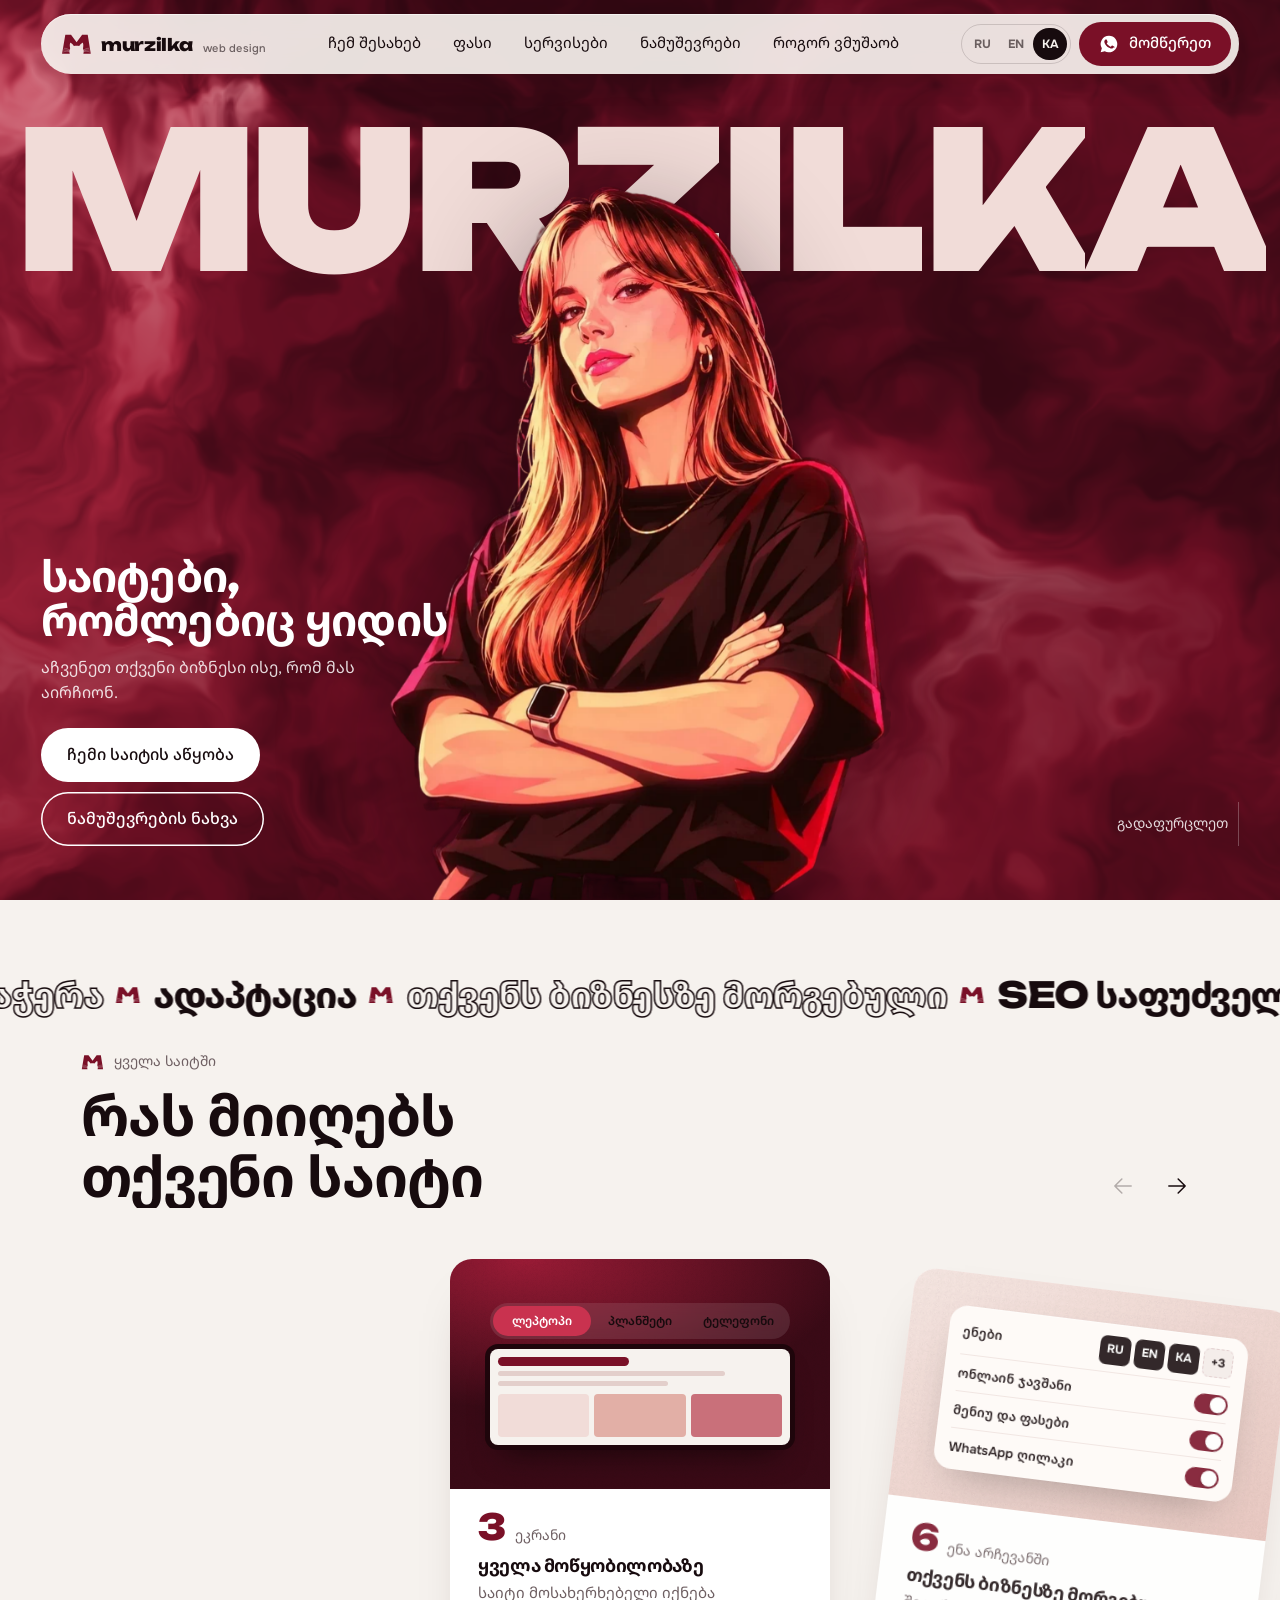
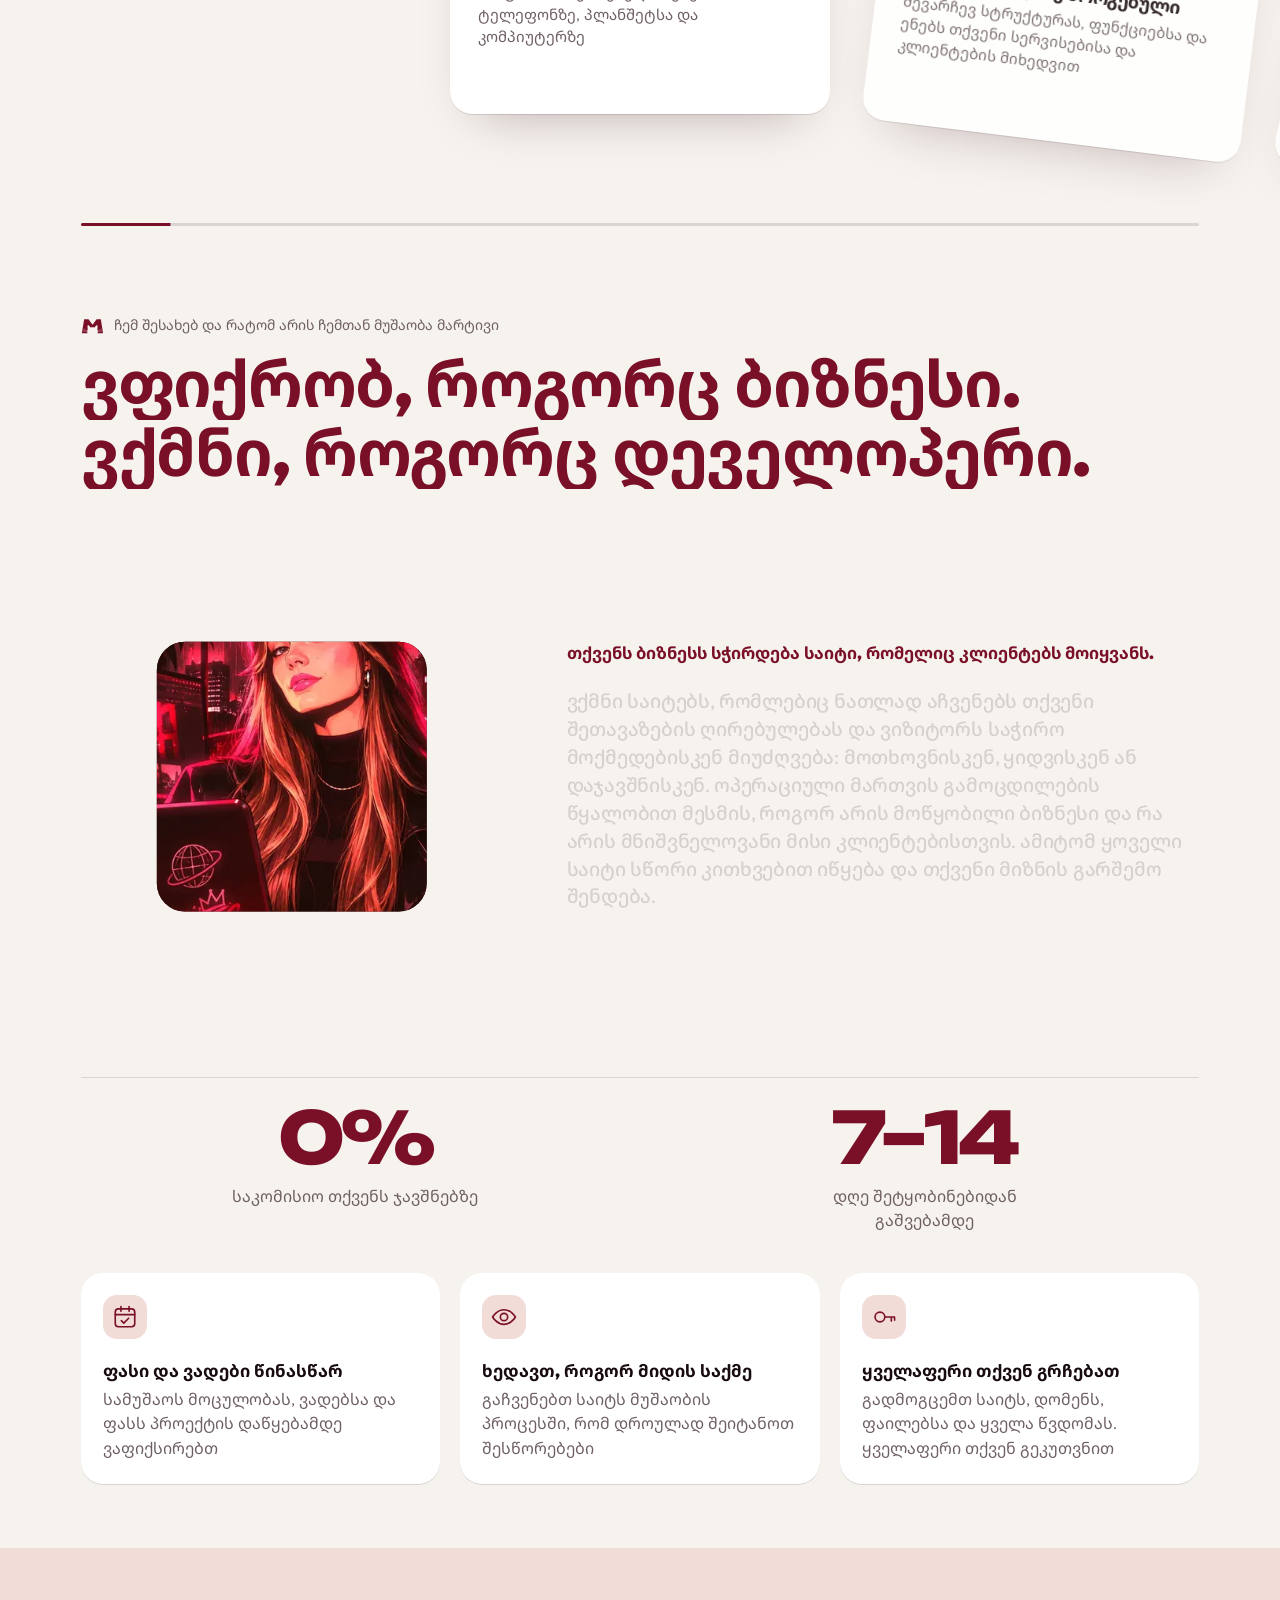
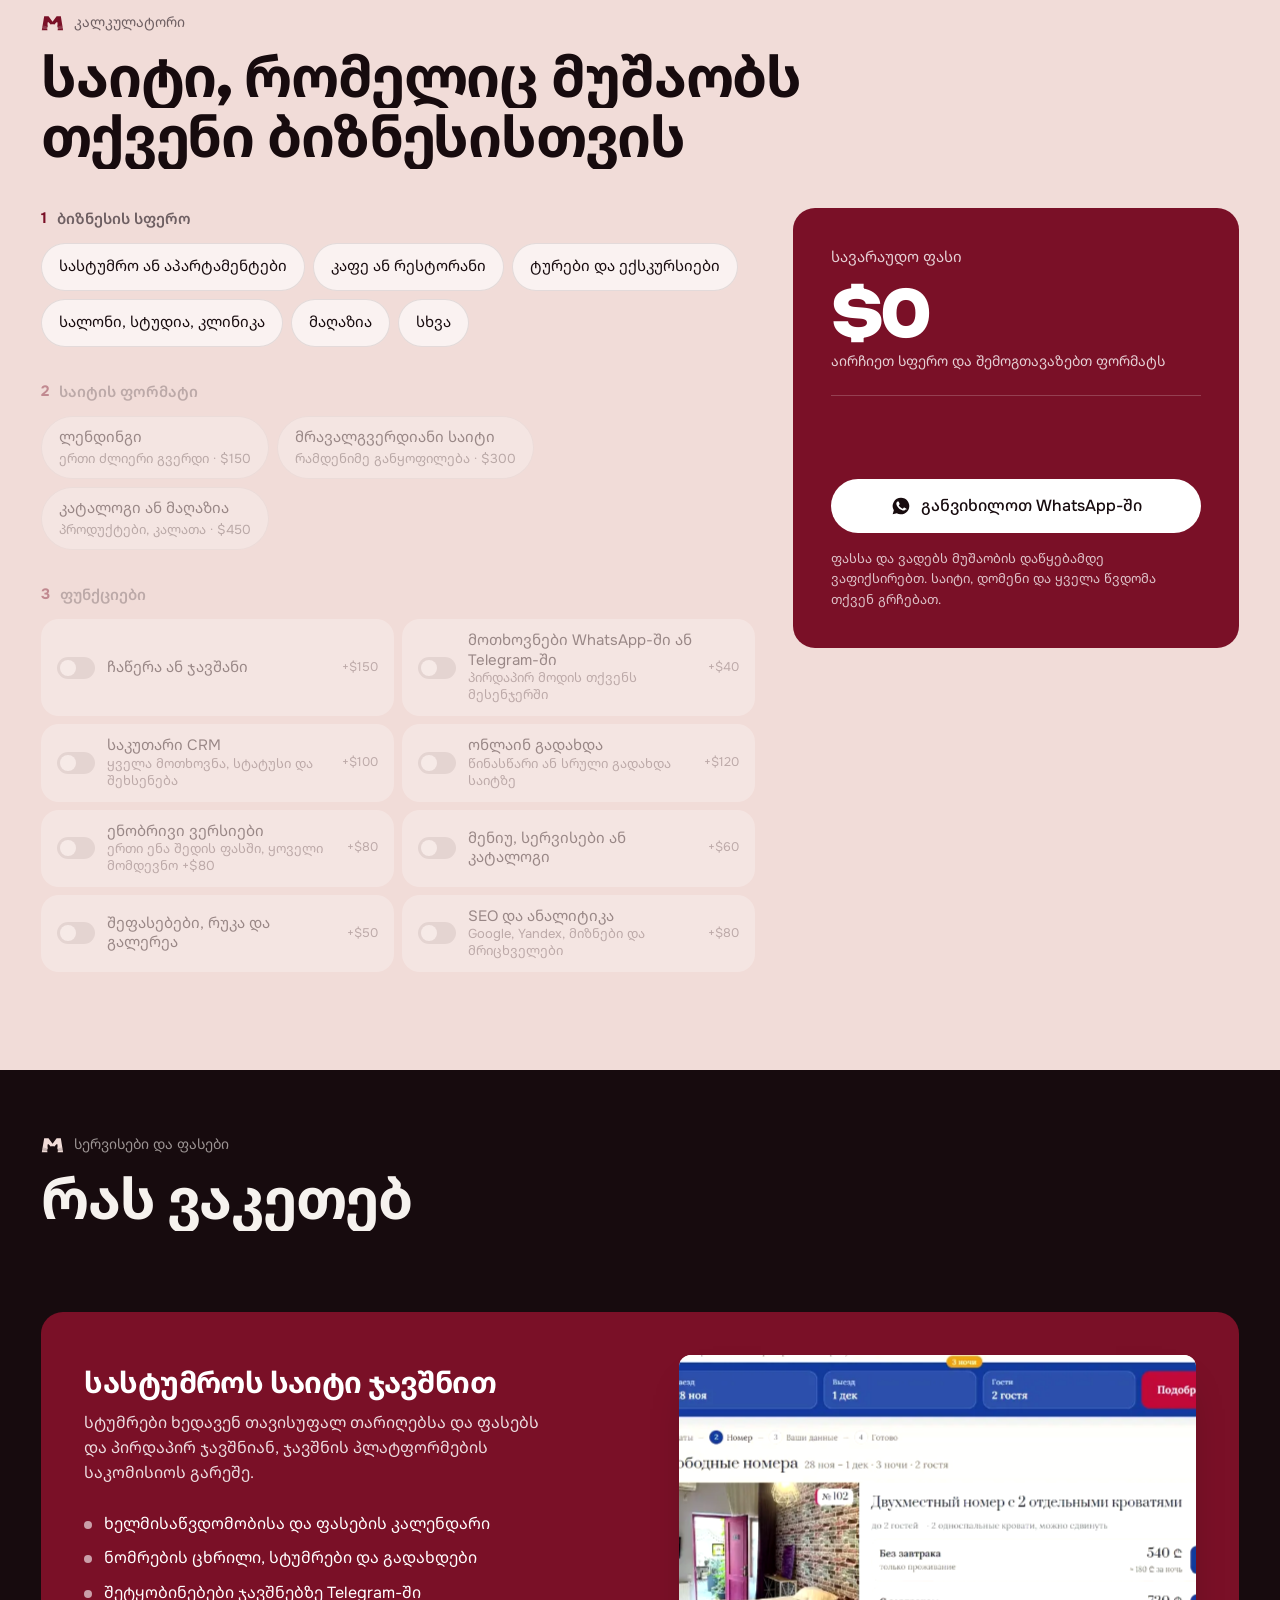
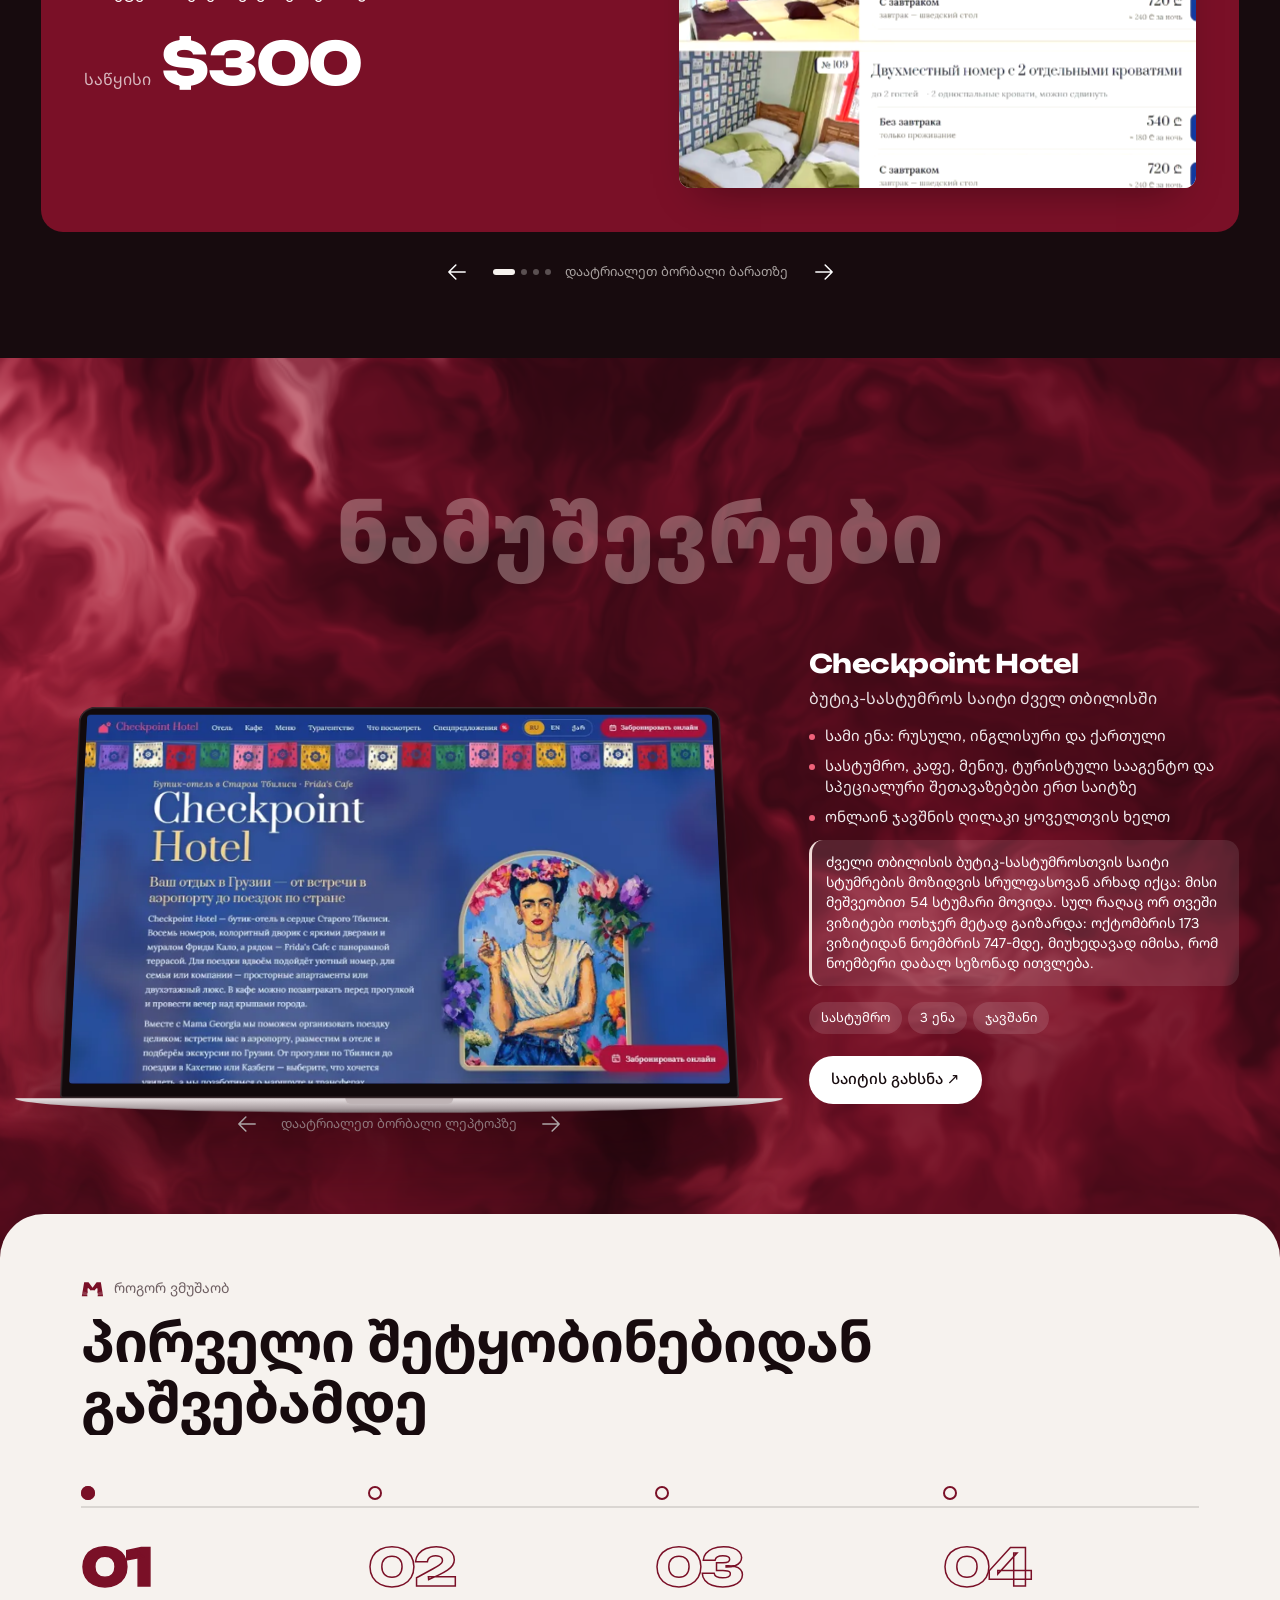
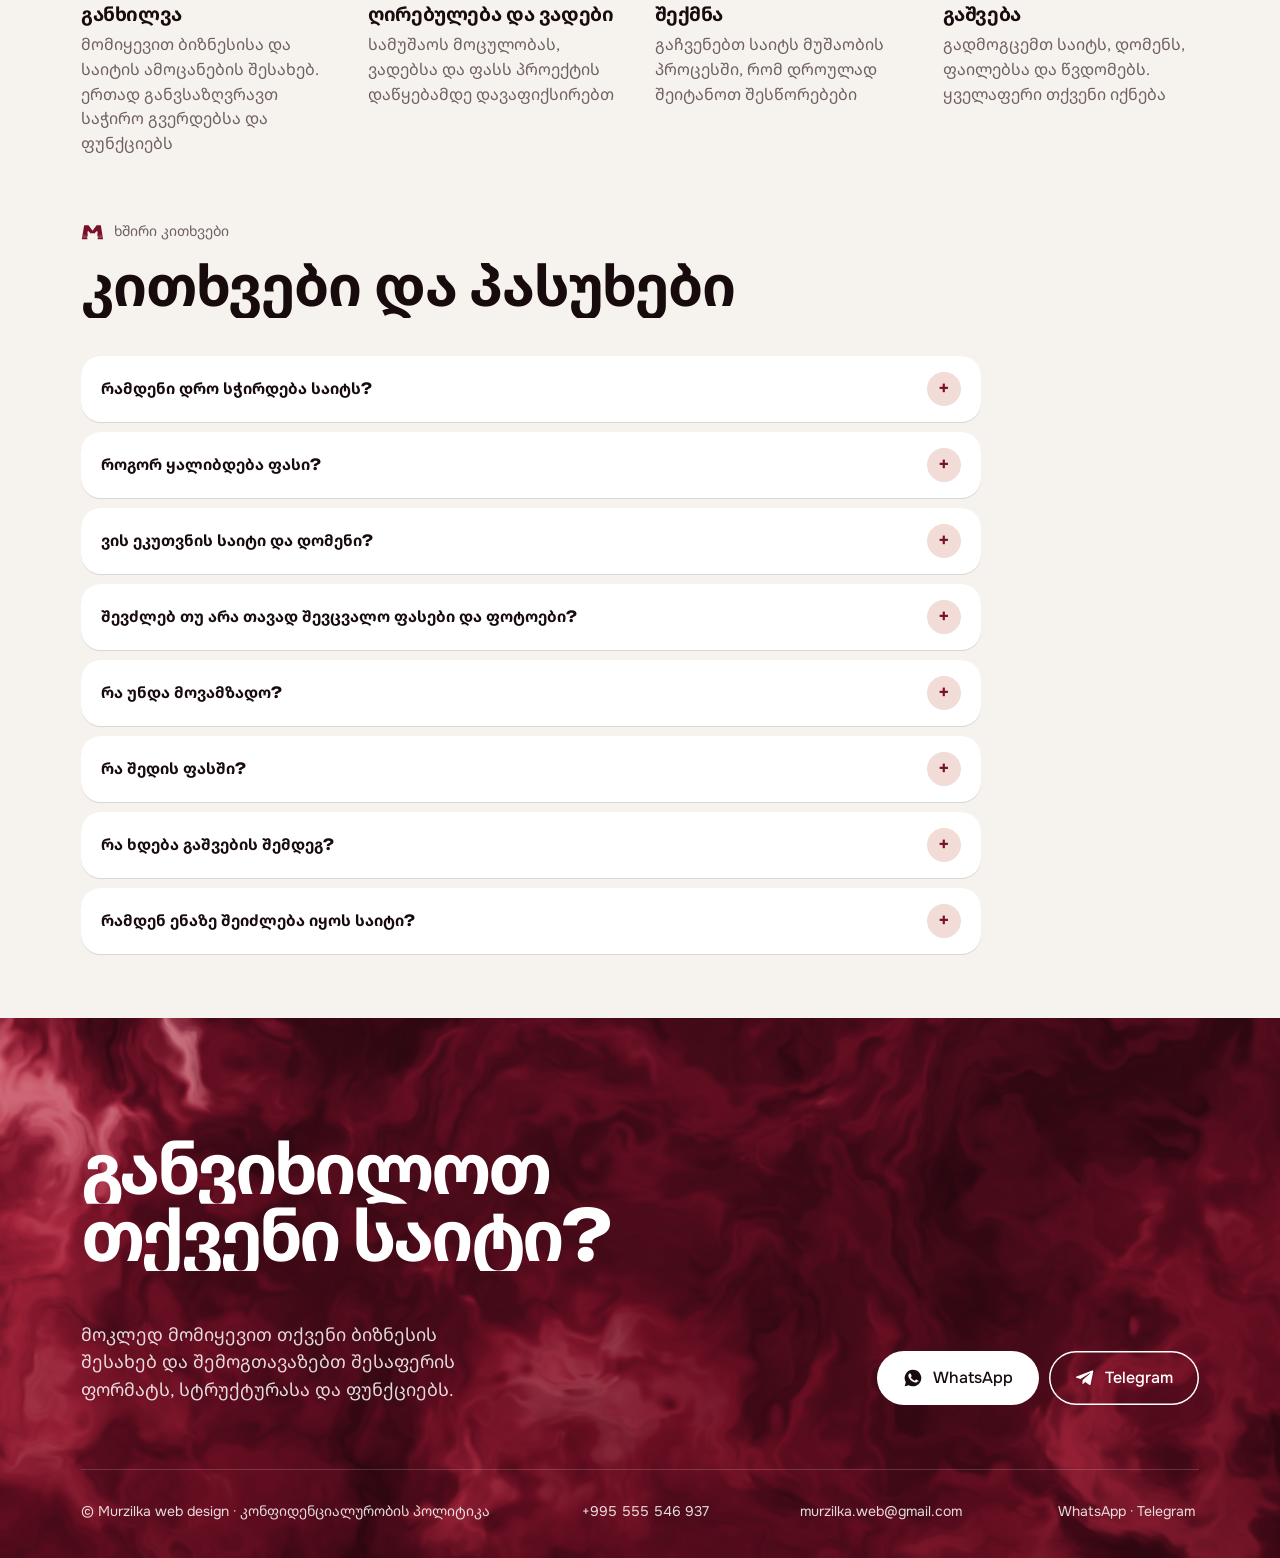
<file: ka.html>
<!DOCTYPE html>
<html lang="ka">
<head>
<meta charset="utf-8">
<meta name="google-site-verification" content="lMqwiKshVEkAt7RZsLJvDPwi9NFfC2yrMfLxLmy_BXs">
<meta name="viewport" content="width=device-width,initial-scale=1">
<title>Murzilka web design — საიტები, რომლებიც ყიდის</title>
<meta name="description" content="Murzilka web design: საიტები სასტუმროებისთვის, კაფეებისთვის, ტურებისა და მომსახურებისთვის საქართველოში. ჯავშანი საკომისიოს გარეშე, მოთხოვნები WhatsApp-ში, საკუთარი CRM.">
<link rel="icon" href="/favicon.svg" type="image/svg+xml">
<link rel="icon" href="/favicon-32.png" sizes="32x32" type="image/png">
<link rel="alternate icon" href="/favicon.ico">
<link rel="apple-touch-icon" href="/apple-touch-icon.png">
<!--HEAD-->
<link rel="canonical" href="https://murzilkaweb.com/ka.html">
<link rel="alternate" hreflang="ru" href="https://murzilkaweb.com/">
<link rel="alternate" hreflang="en" href="https://murzilkaweb.com/en.html">
<link rel="alternate" hreflang="ka" href="https://murzilkaweb.com/ka.html">
<link rel="alternate" hreflang="x-default" href="https://murzilkaweb.com/">
<meta property="og:type" content="website">
<meta property="og:site_name" content="Murzilka web design">
<meta property="og:title" content="Murzilka web design — საიტები, რომლებიც ყიდის">
<meta property="og:description" content="Murzilka web design: საიტები სასტუმროებისთვის, კაფეებისთვის, ტურებისა და მომსახურებისთვის საქართველოში.">
<meta property="og:image" content="https://murzilkaweb.com/og-ka.jpg">
<meta property="og:image:width" content="1200">
<meta property="og:image:height" content="630">
<meta property="og:url" content="https://murzilkaweb.com/ka.html">
<meta property="og:locale" content="ka_GE">
<meta name="twitter:card" content="summary_large_image">
<meta name="twitter:image" content="https://murzilkaweb.com/og-ka.jpg">
<script type="application/ld+json">{"@context": "https://schema.org", "@type": "ProfessionalService", "name": "Murzilka web design", "url": "https://murzilkaweb.com/", "image": "https://murzilkaweb.com/og-ru.jpg", "description": "Murzilka web design: საიტები სასტუმროებისთვის, კაფეებისთვის, ტურებისა და მომსახურებისთვის საქართველოში.", "telephone": "+995555546937", "email": "murzilka.web@gmail.com", "areaServed": {"@type": "Country", "name": "Georgia"}, "priceRange": "$$", "sameAs": ["https://t.me/murzilka_studio", "https://wa.me/995555546937"], "knowsLanguage": ["ru", "en", "ka"]}</script>
<!--/HEAD-->
<link rel="preload" as="image" href="img/sasha-cut.webp" imagesrcset="img/m/sasha-cut.webp 600w, img/sasha-cut.webp 833w" imagesizes="(max-width:700px) 41vh, 56vh" fetchpriority="high">
<script src="data.js"></script>
<link rel="stylesheet" href="fonts.css">
<style>
:root{
  --accent:#7A1027;      
  --accent-2:#B0263F;    
  --deep:#2A0710;        
  --blush:#F1DCD8;       
  --paper:#F6F2EE;
  --ink:#170B0E;
  --mute:#6E5F62;
  --line:rgba(23,11,14,.12);
  --r:22px;
  --pad:max(3.2vw,16px);
  color-scheme:light;
}
*{box-sizing:border-box;min-width:0}
html{scroll-padding-top:80px;-webkit-text-size-adjust:100%}
html.lenis,html.lenis body{height:auto}
.lenis.lenis-smooth{scroll-behavior:auto!important}
body{margin:0;background:var(--paper);color:var(--ink);font:400 16px/1.55 'Onest',system-ui,sans-serif;overflow-x:hidden;overflow-x:clip;-webkit-font-smoothing:antialiased}
img{display:block;max-width:100%}
a{color:inherit}
h1,h2,h3{font-family:'Unbounded',sans-serif;font-weight:700;line-height:1.02;letter-spacing:-.02em;margin:0;text-wrap:balance}
p{margin:0}
button{font:inherit;color:inherit;cursor:pointer}
:focus-visible{outline:2px solid var(--accent-2);outline-offset:3px;border-radius:8px}
.wrap{max-width:1320px;margin:0 auto;padding:0 var(--pad)}
.star{display:inline-block;width:1em;height:1em;vertical-align:-.12em;color:var(--accent-2)}
.btn{display:inline-flex;align-items:center;justify-content:center;gap:10px;min-height:54px;padding:0 26px;border-radius:999px;border:0;text-decoration:none;font-weight:500;font-size:16px;white-space:nowrap;position:relative;overflow:hidden;transition:transform .25s cubic-bezier(.2,.8,.2,1)}
.btn:active{transform:scale(.97)}
.btn svg{width:20px;height:20px;flex:none}
.btn-main{background:var(--accent);color:#fff}
.btn-light{background:#fff;color:var(--ink)}
.btn-ghost{background:transparent;color:inherit;box-shadow:inset 0 0 0 1.5px currentColor}
.btn span{position:relative;z-index:1;display:inline-flex;align-items:center;gap:10px}
.btn::before{content:"";position:absolute;inset:0;background:var(--ink);transform:translateY(101%);border-radius:inherit;transition:transform .45s cubic-bezier(.7,0,.2,1)}
.btn-light::before{background:var(--accent)}
.btn-ghost::before{background:currentColor}
@media(hover:hover){.btn:hover::before{transform:none}.btn-light:hover{color:#fff}.btn-ghost:hover span{color:var(--paper)}.hero .btn-ghost:hover span,.cta .btn-ghost:hover span{color:var(--deep)}}
.nav{position:fixed;z-index:50;top:14px;left:var(--pad);right:var(--pad);display:flex;align-items:center;justify-content:space-between;gap:12px;padding:8px 8px 8px 20px;border-radius:999px;background:rgba(246,242,238,.92);backdrop-filter:blur(14px) saturate(1.4);-webkit-backdrop-filter:blur(14px) saturate(1.4);box-shadow:0 1px 0 rgba(255,255,255,.6) inset,0 8px 30px rgba(42,7,16,.08);transition:transform .5s cubic-bezier(.7,0,.2,1)}
.nav.hide{transform:translateY(-140%)}
.logo{display:flex;align-items:center;gap:8px;font:800 17px/1 'Unbounded',sans-serif;text-decoration:none;letter-spacing:-.02em}
.logo .star{width:31px;height:22px;color:var(--accent)}.logo{gap:9px}
.logo small{font:500 11px/1 'Onest',sans-serif;letter-spacing:.02em;opacity:.6;margin-left:2px;align-self:flex-end;padding-bottom:1px}
.langs{display:flex;height:40px;padding:3px;border-radius:99px;border:1.5px solid rgba(23,11,14,.15)}
.langs a{display:grid;place-items:center;min-width:34px;padding:0 6px;border-radius:99px;font:700 12px/1 'Onest',sans-serif;text-decoration:none;color:inherit;opacity:.6}
.langs a:hover{opacity:1}
.langs a.on{background:var(--ink);color:var(--paper);opacity:1}
.logo small{white-space:nowrap}
.mlangs{display:none}
@media(max-width:560px){.nr .langs{display:none}.menu .mlangs{display:flex;align-self:flex-start;height:48px;border-color:rgba(255,255,255,.3);margin-top:10px}.menu .mlangs a{font-size:15px;min-width:52px;color:#fff;opacity:.7}.menu .mlangs a.on{background:#fff;color:var(--ink);opacity:1}}
.nr{display:flex;align-items:center;gap:8px}
.nav ul{display:flex;gap:4px;list-style:none;margin:0;padding:0}
.nav ul a{display:block;padding:10px 14px;border-radius:999px;text-decoration:none;font-size:15px;transition:background .2s}
.nav ul a:hover{background:rgba(122,16,39,.08)}
.nav .btn{min-height:44px;padding:0 20px;font-size:15px}
.burger{display:none;width:44px;height:44px;border-radius:50%;border:0;background:var(--ink);color:#fff;place-items:center}
.burger i{display:block;width:16px;height:1.5px;background:currentColor;box-shadow:0 -5px 0 currentColor,0 5px 0 currentColor}
.menu{position:fixed;inset:0;z-index:49;background:var(--deep);color:#fff;display:flex;flex-direction:column;justify-content:flex-end;padding:110px var(--pad) 40px;clip-path:inset(0 0 100% 0);transition:clip-path .7s cubic-bezier(.7,0,.2,1);visibility:hidden}
.menu.open{clip-path:inset(0);visibility:visible}
.menu>a{font:700 clamp(34px,10vw,56px)/1.1 'Unbounded',sans-serif;text-decoration:none;display:block;padding:6px 0}
.menu .row{display:flex;gap:10px;margin-top:32px;flex-wrap:wrap}
.menu .row a{font:500 16px 'Onest',sans-serif;flex:1}
@keyframes spin{to{transform:rotate(360deg)}}
.hero{position:relative;height:100vh;height:100svh;overflow:hidden;color:#fff;background:radial-gradient(120% 80% at 70% 20%,var(--accent-2),var(--accent) 40%,var(--deep))}
.hero canvas{position:absolute;inset:0;width:100%;height:100%}
canvas[id^="fog"]{opacity:0;transition:opacity 1s ease}canvas[id^="fog"].on{opacity:1}
.grain{position:absolute;inset:0;pointer-events:none;opacity:.18;mix-blend-mode:overlay;background-image:url("data:image/svg+xml,%3Csvg xmlns='http://www.w3.org/2000/svg' width='160' height='160'%3E%3Cfilter id='n'%3E%3CfeTurbulence baseFrequency='.9' numOctaves='2' stitchTiles='stitch'/%3E%3C/filter%3E%3Crect width='100%25' height='100%25' filter='url(%23n)'/%3E%3C/svg%3E")}
.name{position:absolute;left:0;right:0;top:13vh;text-align:center;font:900 clamp(40px,15vw,280px)/.86 'Unbounded',sans-serif;letter-spacing:-.05em;white-space:nowrap;color:var(--blush);user-select:none}
.name .ch{display:inline-block;will-change:transform}
.name .mk{display:inline-block;overflow:hidden;vertical-align:top;padding-bottom:.04em}
.sasha{position:absolute;left:50%;bottom:0;height:min(84vh,1100px);height:min(84svh,1100px);transform:translateX(-50%)}.sasha>div,.sasha img{height:100%;width:auto;max-width:none;will-change:transform}.sasha img{filter:drop-shadow(0 30px 60px rgba(20,0,6,.45))}
.hero-copy{position:absolute;z-index:2;left:var(--pad);bottom:clamp(28px,6vh,60px);max-width:440px}
.eyebrow{display:inline-flex;align-items:center;gap:8px;font-size:14px;opacity:.85;margin-bottom:14px}
.hero h1{font-size:clamp(26px,2.6vw,40px)}
.hero-copy p{margin:14px 0 22px;opacity:.85;max-width:320px}
.hero-btns{display:flex;gap:10px;flex-wrap:wrap}
.hero-side{position:absolute;right:var(--pad);bottom:clamp(28px,6vh,60px);text-align:right;font-size:14px;opacity:.85;display:flex;flex-direction:column;align-items:flex-end;gap:14px}
.scroll-hint{display:flex;align-items:center;gap:10px}
.scroll-hint i{display:block;width:1.5px;height:44px;background:rgba(255,255,255,.3);position:relative;overflow:hidden}
.scroll-hint i::after{content:"";position:absolute;left:0;top:-50%;width:100%;height:50%;background:#fff;animation:drip 1.8s cubic-bezier(.7,0,.3,1) infinite}
@keyframes drip{to{top:110%}}
.works{position:relative;overflow:hidden;color:#fff;background:radial-gradient(120% 80% at 30% 30%,var(--accent-2),var(--accent) 40%,var(--deep))}
.works canvas{position:absolute;inset:0;width:100%;height:100%}
.wpin{position:relative;z-index:2;min-height:100vh;min-height:100svh;max-width:1400px;margin:0 auto;padding:96px var(--pad) 60px;display:grid;grid-template-columns:minmax(0,1.25fr) minmax(0,.75fr);grid-template-rows:auto 1fr;column-gap:clamp(30px,4vw,70px);row-gap:clamp(16px,3vh,40px);align-items:center}
.wname{grid-column:1/-1;align-self:start;text-align:center;font:900 clamp(40px,8vw,140px)/.9 'Unbounded',sans-serif;letter-spacing:-.1em;white-space:nowrap;color:var(--blush);user-select:none;pointer-events:none}
.wname span{display:inline-block}
.whint{display:flex;align-items:center;justify-content:center;gap:12px;margin-top:12px;font-size:13px;color:rgba(255,255,255,.7)}
.whint button{width:36px;height:36px;border-radius:50%;border:1.5px solid rgba(255,255,255,.4);background:none;color:#fff;font-size:16px;cursor:pointer;transition:background .3s,opacity .3s}
.whint button:hover{background:rgba(255,255,255,.15)}
.whint button:disabled{opacity:.3;cursor:default}
.dots i{cursor:pointer}
.laptop{touch-action:pan-y}
.wlap{min-width:0}
.laptop{position:relative;width:min(100%,(100vh - 330px)*1.6);min-width:min(100%,420px);margin:0 auto;will-change:transform}
.dots{display:flex;gap:8px;justify-content:center;margin-top:26px}
.dots i{width:6px;height:6px;border-radius:9px;background:rgba(255,255,255,.35);transition:width .4s,background .4s}
.dots i.on{width:26px;background:#fff}
.wdet{position:relative;min-height:460px}
.cap{position:absolute;inset:0;display:flex;flex-direction:column;justify-content:center;opacity:0;transform:translateY(24px);transition:opacity .45s,transform .6s cubic-bezier(.2,.8,.2,1);pointer-events:none}
.cap.on{opacity:1;transform:none;pointer-events:auto}
.wd .n{font:600 14px/1 'Onest';opacity:.7;margin-bottom:14px}
.wd h3{font-size:clamp(22px,2vw,32px);margin-bottom:10px}
.wd .lead{opacity:.88;font-size:16px;margin-bottom:14px}
.wd ul{list-style:none;padding:0;margin:0 0 18px;display:grid;gap:9px}
.wd li{display:flex;gap:10px;font-size:15px;line-height:1.4;opacity:.92}
.wd li::before{content:"";flex:none;width:6px;height:6px;margin-top:8px;border-radius:50%;background:#ff6b84}
.tags{display:flex;flex-wrap:wrap;gap:6px;margin-bottom:22px}
.tags span{font-size:13px;padding:6px 12px;border-radius:99px;background:rgba(255,255,255,.12);white-space:nowrap}
.wd .btn{align-self:flex-start;min-height:48px;padding:0 22px;font-size:15px}
.wlist{display:none;position:relative;z-index:2;padding:110px var(--pad) 90px;gap:22px}
.wlist .h2{color:#fff;margin-bottom:8px}
.wcard{background:rgba(255,255,255,.07);border:1px solid rgba(255,255,255,.14);border-radius:24px;padding:12px 12px 22px}
.wcard .shot{position:relative;border-radius:14px;overflow:hidden;aspect-ratio:16/10;margin-bottom:18px;background:#0c0607}
.wcard .shot img{position:absolute;inset:0;width:100%;height:100%;object-fit:cover;object-position:top}
.wcard .wd{padding:0 8px}
@media(max-width:900px){
  .wpin{grid-template-columns:minmax(0,1fr);align-content:center;gap:14px;padding:78px var(--pad) 20px}
  .wname{font-size:14.5vw;margin-top:6px}
  .laptop{width:100%}
  .lid{position:relative;border-radius:24px;padding:12px;box-shadow:0 0 0 1.5px #3a2a2e inset,0 30px 70px rgba(20,0,6,.5)}
  .lid::after{content:"";position:absolute;top:4px;left:50%;width:5px;height:5px;margin-left:-2.5px;border-radius:50%;background:#3a2a2e}
  .screen{aspect-ratio:4/3;border-radius:12px}
  .base{display:none}
  .dots{margin-top:14px}
  .wdet{min-height:330px}
  .cap{justify-content:flex-start}
  .wd .n{margin-bottom:8px}
  .wd h3{font-size:24px;margin-bottom:6px}
  .wd .lead{font-size:15px;margin-bottom:10px}
  .wd ul{gap:5px;margin-bottom:12px}
  .wd li{font-size:14px}
  .tags{margin-bottom:14px}
  .tags span{font-size:12px;padding:5px 10px}
  .wd .btn{min-height:44px}
}
@media(max-width:900px) and (max-height:740px){.wd ul{display:none}.wdet{min-height:220px}}
.nogs .wpin{display:none}.nogs .wlist{display:grid}
.lid{background:#120a0c;border-radius:clamp(10px,1.4vw,20px) clamp(10px,1.4vw,20px) 4px 4px;padding:1.3% 1.3% 2%;box-shadow:0 0 0 1.5px #3a2a2e inset,0 50px 120px rgba(20,0,6,.55)}
.screen{position:relative;aspect-ratio:16/9.4;overflow:hidden;border-radius:4px;background:#0c0607}
.screen img{position:absolute;inset:0;width:100%;height:100%;object-fit:cover;object-position:top center;will-change:clip-path}
.base{position:relative;height:clamp(8px,1.2vw,18px);margin:0 -6.5%;background:linear-gradient(#e9e2e3,#a99ea1 70%,#7a6f72);border-radius:0 0 50% 50%/0 0 100% 100%}
.base::before{content:"";position:absolute;left:50%;top:0;width:14%;height:40%;transform:translateX(-50%);background:#bfb4b6;border-radius:0 0 10px 10px}
.wgrid{display:grid;grid-template-columns:repeat(auto-fill,minmax(280px,1fr));gap:24px;margin-top:40px}
.wgrid a{text-decoration:none}.wgrid img{border-radius:16px;aspect-ratio:16/10;object-fit:cover;object-position:top;width:100%;margin-bottom:12px}.wgrid b{display:block;font:700 18px 'Unbounded'}.wgrid span{color:var(--mute)}
section{position:relative}
.band{padding:clamp(44px,5vw,80px) 0}
.kicker{display:flex;align-items:center;gap:10px;font-size:14px;color:var(--mute);margin-bottom:14px}
.h2{font-size:clamp(28px,3.6vw,54px)}
.h2 .ln{display:block;overflow:hidden;padding-bottom:.06em}
.h2 .ln>span{display:block}
.mani h2{font-size:clamp(28px,4.2vw,64px);color:var(--accent)}
.mgrid{display:grid;grid-template-columns:minmax(0,.8fr) minmax(0,1.2fr);gap:clamp(28px,5vw,80px);align-items:center;margin-top:clamp(40px,6vw,80px)}
.mani .big{font:500 clamp(18px,1.5vw,22px)/1.45 'Onest',sans-serif;letter-spacing:-.01em;margin-top:24px}
.mani .big .w{opacity:.14;transition:none}
.mani .lead{font:700 clamp(16px,1.3vw,20px)/1.35 'Unbounded';color:var(--accent);max-width:640px}
.stats{display:grid;grid-template-columns:repeat(2,minmax(0,1fr));gap:20px;margin-top:clamp(50px,7vw,100px);border-top:1px solid var(--line)}
.stat{padding-top:28px}
.stat b{display:block;font:800 clamp(44px,5.6vw,92px)/.9 'Unbounded';letter-spacing:-.05em;color:var(--accent);white-space:nowrap}
.stat>span{display:block;margin-top:14px;color:var(--mute);max-width:260px}
.svcs{background:var(--ink);color:var(--paper)}
.svcs .kicker{color:rgba(246,242,238,.6)}
.svc-list{display:grid;margin-top:clamp(20px,2.6vw,36px);padding-top:30px;touch-action:pan-y}
.sctl{display:flex;align-items:center;justify-content:center;gap:14px;margin-top:18px;font-size:13px;color:rgba(246,242,238,.65)}
.sctl button{width:38px;height:38px;border-radius:50%;border:1.5px solid rgba(246,242,238,.35);background:none;color:var(--paper);font-size:16px;cursor:pointer;transition:background .3s,opacity .3s}
.sctl button:hover{background:rgba(255,255,255,.1)}.sctl button:disabled{opacity:.3;cursor:default}
.sdots{display:flex;gap:6px}.sdots i{width:6px;height:6px;border-radius:9px;background:rgba(246,242,238,.3);cursor:pointer;transition:width .3s,background .3s}.sdots i.on{width:22px;background:var(--paper)}
.svc{grid-area:1/1;position:relative;min-height:min(48vh,430px);border-radius:var(--r);padding:clamp(20px,2.4vw,34px);display:grid;grid-template-columns:minmax(0,1.05fr) minmax(0,1fr);gap:clamp(20px,3vw,44px);transform-origin:50% 0;overflow:hidden}
.svc:nth-child(1){background:var(--accent);color:#fff}
.svc:nth-child(2){background:var(--blush);color:var(--ink)}
.svc:nth-child(3){background:var(--paper);color:var(--ink)}
.svc:nth-child(4){background:#2B1A1E;color:var(--paper)}
.svc .top{display:flex;justify-content:space-between;align-items:flex-start;gap:16px}
.svc .num{font:600 15px 'Onest';opacity:.7}
.svc h3{font-size:clamp(22px,2.1vw,32px);margin:4px 0 10px}
.svc .d{opacity:.85;max-width:480px}
.svc ul{list-style:none;padding:0;margin:26px 0 0;display:grid;gap:10px}
.svc li{display:flex;gap:12px;align-items:flex-start}
.svc li::before{content:"";flex:none;width:8px;height:8px;margin-top:9px;border-radius:50%;background:currentColor;opacity:.6}
.price{margin-top:30px;display:flex;align-items:baseline;gap:10px}
.price small{font-size:16px;opacity:.7}
.price b{font:800 clamp(34px,3.4vw,52px)/.9 'Unbounded';letter-spacing:-.04em}
.svc .vis{position:relative;border-radius:calc(var(--r) - 10px);overflow:hidden;min-height:260px;background:#fff;box-shadow:0 20px 40px -20px rgba(0,0,0,.4)}
.svc .vis img{position:absolute;inset:0;width:100%;height:100%;object-fit:cover;object-position:top left;transform:scale(1.15);will-change:transform;filter:saturate(1.12) contrast(1.05) brightness(1.05)}
.crm{position:absolute;inset:0;padding:clamp(18px,2.4vw,30px);display:flex;flex-direction:column;gap:10px;background:linear-gradient(160deg,#3a2328,#1d1013)}
.crm .hd{display:flex;justify-content:space-between;font-size:14px;opacity:.75;margin-bottom:6px}
.crm .row{display:flex;justify-content:space-between;align-items:center;gap:10px;padding:14px 16px;border-radius:14px;background:rgba(255,255,255,.06)}
.crm .row b{font-weight:500}
.tag{font-size:13px;padding:6px 12px;border-radius:999px;white-space:nowrap}
.crm .ping{margin-top:auto;align-self:flex-end;display:flex;gap:10px;align-items:center;background:#fff;color:var(--ink);padding:12px 16px;border-radius:16px 16px 4px 16px;font-size:14px;box-shadow:0 20px 40px rgba(0,0,0,.3)}
.feat{padding-top:clamp(44px,6vw,80px);overflow:hidden}
.marq{display:flex;width:max-content;white-space:nowrap;font:800 clamp(22px,2.8vw,42px)/1 'Unbounded';letter-spacing:-.04em;will-change:transform}
.marq span{flex:none;display:inline-flex;align-items:center;gap:.35em;padding-right:.35em}
.marq .o{color:transparent;-webkit-text-stroke:1.5px var(--ink)}
.marq .md{display:inline-block;width:.22em;height:.22em;border-radius:50%;background:var(--accent)}
.kd{display:inline-block;width:18px;height:2px;border-radius:2px;background:var(--accent-2)}
.fpin{position:relative;padding:clamp(24px,3vw,44px) 0 clamp(16px,2vw,36px)}
.fhead{display:flex;flex-wrap:wrap;justify-content:space-between;align-items:flex-end;gap:20px}
.farrows{display:flex;gap:10px}
.farrows button{width:56px;height:56px;border-radius:50%;border:0;background:var(--ink);color:#fff;font-size:20px;transition:transform .2s,background .2s,opacity .2s}
.farrows button:active{transform:scale(.94)}
.farrows button:disabled{opacity:.25;cursor:default}
@media(hover:hover){.farrows button:not(:disabled):hover{background:var(--accent)}}
.ftrack-w{position:relative;margin-top:clamp(16px,2.4vw,32px)}
.ftrack{display:flex;gap:18px;overflow-x:auto;overflow-y:hidden;scroll-snap-type:x mandatory;padding:16px var(--pad) 26px;scroll-padding-inline:var(--pad);scrollbar-width:none;cursor:grab;user-select:none;-webkit-user-select:none;-webkit-overflow-scrolling:touch;overscroll-behavior-x:contain}
.ftrack::-webkit-scrollbar{display:none}
.ftrack.drag{cursor:grabbing;scroll-snap-type:none}
.ftrack.drag .fc{pointer-events:none}
@media(min-width:1320px){.ftrack{padding-inline:calc((100vw - 1320px)/2 + var(--pad));scroll-padding-inline:calc((100vw - 1320px)/2 + var(--pad))}}
.fc{position:relative;overflow:hidden;-webkit-backface-visibility:hidden;backface-visibility:hidden;flex:0 0 min(80vw,380px);scroll-snap-align:start;border-radius:var(--r);background:#fff;color:var(--ink);display:flex;flex-direction:column;transform-origin:0% 50%;will-change:transform;box-shadow:0 1px 0 var(--line),0 24px 50px -30px rgba(42,7,16,.35)}
.fimg{position:relative;height:clamp(170px,26vh,230px);background:linear-gradient(160deg,var(--blush),#fff 85%);display:grid;place-items:center;overflow:hidden}
.ill{width:92%;height:92%;overflow:visible}
.ill .a{fill:var(--accent)}.ill .b{fill:#e9c4c3}.ill .w{fill:#fff}.ill .o{opacity:.35}
.ill .sh{filter:drop-shadow(0 6px 10px rgba(122,16,39,.16))}
.ill .l{fill:none;stroke:var(--accent);stroke-width:3;stroke-linecap:round;stroke-linejoin:round}
.ill text{font:600 13px 'Onest',sans-serif;text-anchor:middle}.ill .tw{fill:#fff}.ill .ta{fill:var(--accent)}
.ill .cursor{fill:var(--ink);stroke:#fff;stroke-width:2}
.ill .float{animation:float 4s ease-in-out infinite}
@keyframes float{50%{transform:translateY(-6px)}}
.fc.on .grow{transform-box:fill-box;transform-origin:50% 100%;animation:grow 1s cubic-bezier(.2,.8,.2,1) both}
@keyframes grow{from{transform:scaleY(.1)}}
.ill .draw{stroke-dasharray:1;stroke-dashoffset:1}
.fc.on .draw{animation:draw 1.4s .4s ease forwards}
@keyframes draw{to{stroke-dashoffset:0}}
.fc.on .knob{animation:knob 2.4s ease-in-out infinite}
@keyframes knob{50%{transform:translateX(-22px)}}
.fc.on .slide{transform-box:fill-box;transform-origin:0 50%;animation:slide 2.4s ease-in-out infinite}
@keyframes slide{50%{transform:scaleX(.6)}}
.fc.on .pop{animation:pop .6s cubic-bezier(.2,.9,.3,1.4) both;transform-box:fill-box;transform-origin:20% 100%}
@keyframes pop{from{transform:scale(.4);opacity:0}}
.fc.on .beat{transform-box:fill-box;transform-origin:center;animation:beat 1.6s ease-in-out infinite}
@keyframes beat{15%{transform:scale(1.18)}30%{transform:scale(1)}}
.ftx{position:relative;padding:20px clamp(20px,2.2vw,28px) clamp(22px,2.4vw,28px)}
.fnum{display:flex;align-items:baseline;gap:10px;margin-bottom:10px}
.fn{font:800 clamp(32px,2.8vw,42px)/1 'Unbounded';letter-spacing:-.04em;color:var(--accent);font-variant-numeric:tabular-nums}
.fnum span{font-size:14px;line-height:1.25;color:var(--mute);max-width:190px}
.fimg.mu{background:linear-gradient(160deg,#F6EDEA,var(--paper) 80%);padding:16px}
.mu{font-family:'Onest',sans-serif;color:var(--ink)}
.mu-box{width:100%;max-width:300px;background:#fff;border:1.5px solid #ecdfdf;border-radius:16px;padding:12px 14px;box-shadow:0 14px 30px -18px rgba(122,16,39,.35)}
.mu-dev{width:100%;max-width:300px;display:flex;flex-direction:column;align-items:center;gap:10px}
.mu-tabs{position:relative;display:grid;grid-template-columns:repeat(3,1fr);width:100%;background:#fff;border:1.5px solid #ecdfdf;border-radius:99px;padding:3px;font-size:12px;font-weight:600;text-align:center}
.mu-tabs span{position:relative;z-index:1;padding:6px 0;transition:color .3s}
.mu-ind{position:absolute;top:3px;bottom:3px;left:3px;width:calc((100% - 6px)/3);border-radius:99px;background:var(--accent)}
.mu-stage{height:96px;width:100%;display:flex;justify-content:center;align-items:flex-start}
.mu-page{width:100%;height:100%;background:#fff;border:2px solid var(--ink);border-radius:8px;padding:8px;display:flex;flex-direction:column;gap:5px;overflow:hidden}
.mu-page b{display:block;height:9px;width:46%;border-radius:5px;background:var(--accent)}
.mu-page .l1,.mu-page .l2{display:block;height:5px;border-radius:3px;background:#e9c4c3}.mu-page .l1{width:80%}.mu-page .l2{width:60%}
.mu-cols{display:flex;gap:5px;flex:1;margin-top:3px}.mu-cols u{flex:1;border-radius:4px;background:#F1DCD8;min-width:14px}
.fc.on .mu-ind{animation:muInd 7.5s cubic-bezier(.7,0,.2,1) infinite}
.fc.on .mu-page{animation:muPage 7.5s cubic-bezier(.7,0,.2,1) infinite}
.fc.on .mu-tabs .t1{animation:muT1 7.5s infinite}.fc.on .mu-tabs .t2{animation:muT2 7.5s infinite}.fc.on .mu-tabs .t3{animation:muT3 7.5s infinite}
.mu-tabs .t1{color:#fff}
@keyframes muInd{0%,28%{transform:translateX(0)}33%,61%{transform:translateX(100%)}66%,95%{transform:translateX(200%)}100%{transform:translateX(0)}}
@keyframes muPage{0%,28%{width:100%;border-radius:8px}33%,61%{width:58%;border-radius:10px}66%,95%{width:34%;border-radius:12px}100%{width:100%}}
@keyframes muT1{0%,28%,100%{color:#fff}33%,95%{color:var(--ink)}}
@keyframes muT2{0%,28%,66%,100%{color:var(--ink)}33%,61%{color:#fff}}
@keyframes muT3{0%,61%,100%{color:var(--ink)}66%,95%{color:#fff}}
.mu-biz{display:grid;gap:9px;font-size:13px}
.mu-row{display:flex;align-items:center;justify-content:space-between;gap:8px}
.mu-row span:first-child{font-weight:600}
.mu-langs{display:flex;gap:4px}.mu-langs em{font-style:normal;font-size:12px;font-weight:700;padding:4px 7px;border-radius:7px;background:#f4eaea;color:var(--accent)}
.mu-langs em.on{background:var(--accent);color:#fff}.mu-langs .pl{background:none;border:1.5px dashed #e0c9ca}
.mu-sw{flex:none;position:relative;width:34px;height:20px;border-radius:99px;background:#e6dada;transition:background .3s}
.mu-sw::after{content:"";position:absolute;top:2px;left:2px;width:16px;height:16px;border-radius:50%;background:#fff;box-shadow:0 1px 3px rgba(0,0,0,.2);transition:transform .3s}
.fc.on .mu-sw{animation:muSwBg .01s both}.fc.on .mu-sw::after{animation:muSwK .4s cubic-bezier(.3,1.4,.5,1) both}
.fc.on .s1,.fc.on .s1::after{animation-delay:.5s}.fc.on .s2,.fc.on .s2::after{animation-delay:1.1s}.fc.on .s3,.fc.on .s3::after{animation-delay:1.7s}
@keyframes muSwBg{to{background:var(--accent)}}@keyframes muSwK{to{transform:translateX(14px)}}
.fc.on .mu-langs em:nth-child(2){animation:muLang .3s 2.2s both}.fc.on .mu-langs em:nth-child(3){animation:muLang .3s 2.5s both}
@keyframes muLang{to{background:var(--accent);color:#fff}}
.mu-seo{display:grid;gap:8px}
.mu-q{display:flex;align-items:center;gap:8px;border:1.5px solid #e6dada;border-radius:99px;padding:6px 12px;font-size:12px;color:var(--mute)}
.mu-type{display:inline-block;overflow:hidden;white-space:nowrap;border-right:1.5px solid var(--accent);width:0}
.fc.on .mu-type{animation:muType 1.4s steps(15) .3s forwards,muBlink .8s step-end infinite}
@keyframes muType{to{width:15ch}}@keyframes muBlink{50%{border-color:transparent}}
.mu-res{opacity:0;transform:translateY(8px)}.fc.on .mu-res{animation:muIn .5s 1.8s both}
.mu-res small{display:block;font-size:12px;color:var(--mute)}.mu-res b{font-size:13px;color:var(--accent)}
.mu-chart{display:flex;align-items:flex-end;gap:5px;height:40px}
.mu-chart i{flex:1;height:var(--h);border-radius:4px 4px 1px 1px;background:linear-gradient(var(--accent-2),var(--accent));transform-origin:50% 100%;transform:scaleY(0)}
.fc.on .mu-chart i{animation:muGrow .6s cubic-bezier(.2,.8,.2,1) both}
.fc.on .mu-chart i:nth-child(1){animation-delay:2s}.fc.on .mu-chart i:nth-child(2){animation-delay:2.08s}.fc.on .mu-chart i:nth-child(3){animation-delay:2.16s}.fc.on .mu-chart i:nth-child(4){animation-delay:2.24s}.fc.on .mu-chart i:nth-child(5){animation-delay:2.32s}.fc.on .mu-chart i:nth-child(6){animation-delay:2.4s}.fc.on .mu-chart i:nth-child(7){animation-delay:2.48s}
@keyframes muGrow{to{transform:scaleY(1)}}
.mu-an{display:flex;gap:6px;font-size:12px;font-weight:600;color:var(--mute)}.mu-an span{padding:3px 7px;border-radius:6px;background:#f4eaea}
@keyframes muIn{to{opacity:1;transform:none}}
.mu-adm small{display:block;font-size:12px;color:var(--mute);margin-bottom:6px}
.mu-in{position:relative;height:38px;border:1.5px solid #e6dada;border-radius:10px;font-weight:700;font-size:15px;overflow:hidden}
.mu-in span{position:absolute;left:12px;top:50%;transform:translateY(-50%)}
.mu-in .v2{opacity:0}
.mu-car{position:absolute;top:10px;bottom:10px;width:1.5px;background:var(--accent);left:62px;opacity:0}
.fc.on .mu-in{animation:muFocus 6s infinite}
.fc.on .mu-in .v1{animation:muV1 6s infinite}.fc.on .mu-in .v2{animation:muV2 6s infinite}.fc.on .mu-car{animation:muCar 6s infinite}
.mu-btn{margin-top:10px;border-radius:99px;background:var(--accent);color:#fff;text-align:center;font-weight:700;font-size:13px;padding:9px}
.fc.on .mu-btn{animation:muPress 6s infinite}
.mu-ok{margin-top:8px;font-size:12px;font-weight:700;color:#1f8a55;opacity:0}
.fc.on .mu-ok{animation:muOk 6s infinite}
@keyframes muFocus{0%,8%{border-color:#e6dada}12%,55%{border-color:var(--accent)}60%,100%{border-color:#e6dada}}
@keyframes muV1{0%,25%{opacity:1;transform:translateY(-50%)}32%,92%{opacity:0;transform:translateY(-120%)}100%{opacity:1;transform:translateY(-50%)}}
@keyframes muV2{0%,25%{opacity:0;transform:translateY(20%)}32%,92%{opacity:1;transform:translateY(-50%)}100%{opacity:0}}
@keyframes muCar{0%,10%{opacity:0}12%,20%,28%,36%,44%,52%{opacity:1}16%,24%,32%,40%,48%{opacity:0}55%,100%{opacity:0}}
@keyframes muPress{0%,56%,64%,100%{transform:none;filter:none}60%{transform:scale(.95);filter:brightness(1.2)}}
@keyframes muOk{0%,62%{opacity:0;transform:translateY(4px)}68%,92%{opacity:1;transform:none}100%{opacity:0}}
.mu-chat{width:100%;max-width:300px;display:flex;flex-direction:column;gap:8px;font-size:13px}
.mu-b{align-self:flex-start;max-width:82%;padding:9px 12px;border-radius:16px 16px 16px 4px;background:#fff;border:1.5px solid #ecdfdf;opacity:0;transform:translateY(10px) scale(.96);transform-origin:0 100%}
.mu-b.me{align-self:flex-end;background:var(--accent);color:#fff;border-color:var(--accent);border-radius:16px 16px 4px 16px;transform-origin:100% 100%}
.fc.on .c1{animation:muPop .45s cubic-bezier(.2,.9,.3,1.3) .3s both}.fc.on .c2{animation:muPop .45s cubic-bezier(.2,.9,.3,1.3) 1.3s both}.fc.on .c3{animation:muPop .45s cubic-bezier(.2,.9,.3,1.3) 2.1s both}
@keyframes muPop{to{opacity:1;transform:none}}
.mu-dots{display:flex;gap:4px;padding:11px 14px}.mu-dots i{width:6px;height:6px;border-radius:50%;background:#fff;opacity:.5}
.fc.on .mu-dots i{animation:muDot 1.2s infinite}.fc.on .mu-dots i:nth-child(2){animation-delay:.15s}.fc.on .mu-dots i:nth-child(3){animation-delay:.3s}
@keyframes muDot{0%,60%,100%{opacity:.35}30%{opacity:1}}
@media(prefers-reduced-motion:reduce){.mu *{animation:none!important;opacity:1!important;transform:none!important;width:auto}}
.fc h3{font-size:clamp(19px,1.6vw,22px);line-height:1.15;margin:0 0 8px}
.fc p{color:var(--mute);font-size:15px;line-height:1.45}
.fbar{height:3px;border-radius:3px;background:var(--line);overflow:hidden;margin-top:clamp(10px,2vh,24px)}
.fbar i{display:block;height:100%;background:var(--accent);transform-origin:0 50%;transform:scaleX(0)}
.calc{background:var(--blush)}
.calc-grid{display:grid;grid-template-columns:minmax(0,1.25fr) minmax(0,1fr);gap:clamp(20px,3vw,44px);margin-top:clamp(24px,3vw,40px);align-items:start}
.step{margin-bottom:34px}
.step h3{margin:0 0 14px;font:600 15px 'Onest';letter-spacing:normal;text-wrap:wrap;color:var(--mute);display:flex;gap:10px}
.step h3 b{color:var(--accent)}
.chips{display:flex;flex-wrap:wrap;gap:8px}
.chip{min-height:48px;padding:10px 18px;border-radius:999px;border:0;background:rgba(255,255,255,.65);box-shadow:inset 0 0 0 1px rgba(23,11,14,.1);font-size:15px;text-align:left;transition:background .25s,color .25s,transform .2s}
.chip:active{transform:scale(.97)}
.chip.on{background:var(--ink);color:#fff;box-shadow:none}
.chip small{display:block;opacity:.65;font-size:13px}
.chip .rec{display:inline-block;margin-left:8px;font-size:12px;padding:2px 8px;border-radius:9px;background:var(--accent);color:#fff;vertical-align:1px}
.toggles{display:grid;grid-template-columns:repeat(2,minmax(0,1fr));gap:8px}
.tog{display:flex;align-items:center;gap:12px;min-height:64px;padding:12px 16px;border-radius:18px;border:0;background:rgba(255,255,255,.65);text-align:left;font-size:15px;transition:background .25s}
.tog .sw{flex:none;width:38px;height:22px;border-radius:99px;background:rgba(23,11,14,.18);position:relative;transition:background .25s}
.tog .sw::after{content:"";position:absolute;left:3px;top:3px;width:16px;height:16px;border-radius:50%;background:#fff;transition:transform .35s cubic-bezier(.2,.9,.3,1.3)}
.tog.on{background:#fff}
.tog.on .sw{background:var(--accent)}
.tog.on .sw::after{transform:translateX(16px)}
.tog .tx{flex:1;line-height:1.3}
.tog .tx em{display:block;font-style:normal;font-size:13px;color:var(--mute)}
.tog small{white-space:nowrap;color:var(--mute)}
.tog[disabled]{opacity:.45;cursor:default}
.langc{display:none;align-items:center;gap:12px;grid-column:1/-1;padding:6px 16px 10px}
.langc.show{display:flex}
.langc button{width:40px;height:40px;border-radius:50%;border:0;background:#fff;font-size:20px}
.wait{opacity:.4;pointer-events:none;transition:opacity .4s}
.total{position:sticky;top:100px;background:var(--accent);color:#fff;border-radius:var(--r);padding:clamp(24px,3vw,40px);overflow:hidden}
.total .lbl{font-size:15px;opacity:.8}
.total .sum{font:800 clamp(48px,5vw,80px)/1 'Unbounded';letter-spacing:-.05em;margin:12px 0 6px;font-variant-numeric:tabular-nums;white-space:nowrap}
.total .note{font-size:14px;opacity:.8;min-height:22px}
.total ul{list-style:none;padding:18px 0 0;margin:22px 0 24px;border-top:1px solid rgba(255,255,255,.2);display:grid;gap:8px;font-size:15px;min-height:60px}
.total li{display:flex;justify-content:space-between;gap:10px}
.total li span:last-child{opacity:.75;white-space:nowrap}
.total .btn{width:100%}
.total .fine{font-size:13px;opacity:.75;margin-top:16px}
.total .star{position:absolute;right:-50px;top:-50px;width:200px;height:200px;color:rgba(255,255,255,.07)}
.proc{background:var(--paper);border-radius:44px 44px 0 0;margin-top:-44px;z-index:3}
.proc .steps{display:grid;grid-template-columns:repeat(4,minmax(0,1fr));gap:clamp(16px,2.4vw,36px);margin-top:clamp(28px,4vw,56px);position:relative;padding-top:56px}
.proc .rail{position:absolute;left:0;right:0;top:20px;height:2px;background:var(--line)}
.proc .rail i{position:absolute;inset:0;background:var(--accent);transform-origin:0 50%;transform:scaleX(0)}
.st{position:relative}
.st::before{content:"";position:absolute;top:-56px;left:0;width:14px;height:14px;border-radius:50%;background:var(--paper);box-shadow:inset 0 0 0 2px var(--accent);transition:background .3s}
.st.on::before{background:var(--accent)}
.st .n{font:800 clamp(40px,4vw,62px)/1 'Unbounded';letter-spacing:-.05em;color:transparent;-webkit-text-stroke:1.5px var(--accent);transition:color .5s}
.st.on .n{color:var(--accent)}
.st h3{font-size:clamp(18px,1.5vw,22px);margin:12px 0 8px}
.st p{color:var(--mute)}
.ava{position:relative;border-radius:var(--r);overflow:hidden;aspect-ratio:1/1;background:var(--deep)}
.ava img{position:absolute;inset:0;width:100%;height:100%;object-fit:cover;will-change:transform}
.pluses{display:grid;grid-template-columns:repeat(3,minmax(0,1fr));gap:clamp(12px,1.6vw,20px);margin-top:clamp(24px,3vw,40px)}
.pluses div{padding:22px;border-radius:22px;background:#fff;box-shadow:0 1px 0 var(--line)}
.pluses .pic{width:44px;height:44px;padding:9px;border-radius:14px;background:var(--blush);color:var(--accent)}
.pluses b{display:block;font:700 17px/1.25 'Unbounded';margin:14px 0 6px}
.pluses p{color:var(--mute);font-size:16px}
.cta{position:relative;overflow:hidden;color:#fff;background:radial-gradient(120% 80% at 30% 80%,var(--accent-2),var(--accent) 45%,var(--deep));min-height:60vh;display:flex;flex-direction:column;justify-content:flex-end}
@media(max-width:900px){.cta{min-height:0}}
.cta canvas{position:absolute;inset:0;width:100%;height:100%}
.cta .wrap{position:relative;z-index:2;width:100%;padding-top:80px;padding-bottom:24px}
.cta h2{font-size:clamp(40px,7vw,120px);line-height:.9;letter-spacing:-.05em}
.cta h2 .ln{display:block;overflow:hidden;padding-bottom:.05em}
.cta h2 .ln>span{display:block}
.cta .row{display:flex;justify-content:space-between;align-items:flex-end;gap:30px;margin-top:clamp(30px,4vw,60px);flex-wrap:wrap}
.cta .row p{max-width:420px;opacity:.85;font-size:clamp(17px,1.4vw,20px)}
.cta .btns{display:flex;gap:10px;flex-wrap:wrap}
.cta .btn{min-height:54px;padding:0 26px;font-size:16px}
.foot{display:flex;justify-content:space-between;flex-wrap:wrap;gap:14px;margin-top:clamp(36px,5vw,70px);padding-top:20px;border-top:1px solid rgba(255,255,255,.2);font-size:14px;opacity:.85}
.faq{background:var(--paper);padding-top:0}
.qa{margin-top:clamp(24px,3vw,44px);display:grid;gap:10px;max-width:900px}
.qa details{background:#fff;border-radius:20px;box-shadow:0 1px 0 var(--line)}
.qa summary{list-style:none;cursor:pointer;display:flex;justify-content:space-between;align-items:center;gap:16px;padding:16px 20px;font:700 clamp(15px,1.2vw,17px)/1.3 'Unbounded',sans-serif}
.qa summary::-webkit-details-marker{display:none}
.qa summary::after{content:"+";flex:none;width:34px;height:34px;border-radius:50%;display:grid;place-items:center;background:var(--blush);color:var(--accent);font:600 20px/1 'Onest';transition:transform .3s}
.qa details[open] summary::after{transform:rotate(45deg)}
.qa p{padding:0 24px 22px;color:var(--mute);max-width:720px}
.foot a{text-decoration:none;display:inline-flex;align-items:center;min-height:44px;padding:0 4px}
.foot>span{display:inline-flex;align-items:center;min-height:44px}
@media(max-width:700px){.foot{flex-direction:column;align-items:flex-start;gap:0}.foot>span{flex-wrap:wrap;min-height:40px}.foot a{padding:0 3px}.foot>span>a:first-child{padding-left:0}}
.mbar{position:fixed;z-index:40;left:12px;right:12px;bottom:max(12px,env(safe-area-inset-bottom));display:none;gap:8px;padding:8px;border-radius:999px;background:rgba(23,11,14,.82);backdrop-filter:blur(14px);-webkit-backdrop-filter:blur(14px);transform:translateY(160%);transition:transform .5s cubic-bezier(.2,.8,.2,1)}
.mbar.show{transform:none}
.mbar .btn{flex:1;min-height:50px;padding:0 14px}
.mbar .btn-ghost{color:#fff}
.mprice{position:fixed;z-index:41;left:50%;bottom:calc(max(12px,env(safe-area-inset-bottom)) + 76px);transform:translate(-50%,20px);opacity:0;pointer-events:none;background:var(--accent);color:#fff;text-decoration:none;padding:10px 18px;border-radius:999px;font-size:15px;white-space:nowrap;box-shadow:0 10px 30px rgba(42,7,16,.3);transition:opacity .35s,transform .45s cubic-bezier(.2,.8,.2,1)}
.mprice.show{opacity:1;transform:translate(-50%,0);pointer-events:auto}
@media(min-width:901px){.mprice{display:none}}
@media(max-width:1100px){
  .toggles{grid-template-columns:minmax(0,1fr)}
}
@media(max-width:900px){
  .nav ul,.nav .btn{display:none}
  .burger{display:grid}
  .calc-grid,.mgrid{grid-template-columns:minmax(0,1fr)}
  .total{position:relative;top:0}
  .svc{grid-template-columns:minmax(0,1fr);min-height:0;gap:16px}
  .sctl span#sHint{display:none}
  .svc .vis{min-height:0;height:min(150px,20vh);aspect-ratio:auto}
  .proc .steps{grid-template-columns:minmax(0,1fr);padding-top:0;padding-left:44px;gap:40px}
  .proc .rail{top:0;bottom:0;left:6px;right:auto;width:2px;height:auto}
  .proc .rail i{transform-origin:50% 0;transform:scaleY(0)}
  .st::before{top:8px;left:-44px}
  .mbar{display:flex}
  .ava{max-width:520px}
  .pluses{grid-template-columns:minmax(0,1fr)}
}
@media(max-width:700px){
  body{font-size:16px}
  .name{top:13vh;top:13svh}
  .sasha{height:62vh;height:62svh;bottom:23vh;bottom:23svh}
  .hero::after{content:"";position:absolute;left:0;right:0;bottom:0;height:52vh;height:52svh;background:linear-gradient(transparent,rgba(42,7,16,.92) 45%);pointer-events:none}
  .hero-copy{z-index:2;right:var(--pad);max-width:none;bottom:24px}
  .hero h1{font-size:clamp(28px,8.4vw,40px)}
  .hero-copy p{margin:10px 0 18px}
  .hero-btns .btn{flex:1;padding:0 12px;font-size:15px}
  .hero-side{display:none}
  .eyebrow{margin-bottom:10px}
  .stats{grid-template-columns:minmax(0,1fr)}
  .farrows{display:none}
  .svc{padding:22px;border-radius:22px}
  .svc h3{font-size:clamp(22px,6.6vw,28px);margin:8px 0 10px}
  .svc .d{font-size:15px;line-height:1.45}
  .svc ul{margin-top:14px;gap:6px}
  .svc li{font-size:14px}
  .svc li::before{margin-top:7px;width:6px;height:6px}
  .price{margin-top:16px}
  .price b{font-size:44px}
  .svc .vis{order:-1}
  .cta .btn{flex:1}
  .cta .btns{width:100%}
  .foot{padding-bottom:80px}
}
@supports not (aspect-ratio:1/1){.screen{height:0;padding-top:58.75%}.ava{height:0;padding-top:100%}}
@media(prefers-reduced-motion:reduce){*{animation:none!important;transition:none!important}}
.wrap{max-width:1200px}.svcs .wrap{max-width:1320px}
.wpin{position:relative;z-index:2;min-height:100vh;min-height:100svh;max-width:1400px;margin:0 auto;padding:96px var(--pad) 60px;display:grid;grid-template-columns:minmax(0,1.25fr) minmax(0,.75fr);grid-template-rows:auto 1fr;column-gap:clamp(30px,4vw,70px);row-gap:clamp(16px,3vh,40px);align-items:center}
.wname{grid-column:1/-1;align-self:start;text-align:center;font:900 clamp(44px,10.5vw,190px)/.9 'Unbounded',sans-serif;letter-spacing:-.1em;white-space:nowrap;color:var(--blush);user-select:none;pointer-events:none}
.wname span{display:inline-block}
.laptop{position:relative;width:min(100%,(100vh - 330px)*1.6);min-width:min(100%,420px);margin:0 auto;will-change:transform}
.svc-list{display:grid;margin-top:clamp(30px,4vw,56px);padding-top:30px;touch-action:pan-y}
.svc{grid-area:1/1;position:relative;min-height:min(58vh,520px);border-radius:var(--r);padding:clamp(24px,3.4vw,52px);display:grid;grid-template-columns:minmax(0,1.05fr) minmax(0,1fr);gap:clamp(24px,4vw,60px);transform-origin:50% 0;overflow:hidden}
.svc h3{font-size:clamp(26px,2.8vw,44px);margin:12px 0 14px}
.price{margin-top:30px;display:flex;align-items:baseline;gap:10px}
.price small{font-size:16px;opacity:.7}
.price b{font:800 clamp(44px,4.6vw,72px)/.9 'Unbounded';letter-spacing:-.04em}
.svc .vis{position:relative;border-radius:calc(var(--r) - 10px);overflow:hidden;min-height:260px;background:#fff;box-shadow:0 20px 40px -20px rgba(0,0,0,.4)}
.svc .vis img{position:absolute;inset:0;width:100%;height:100%;object-fit:cover;object-position:top left;transform:scale(1.15);will-change:transform;filter:saturate(1.12) contrast(1.05) brightness(1.05)}
@media(max-width:900px){  .wpin{grid-template-columns:minmax(0,1fr);align-content:center;gap:14px;padding:78px var(--pad) 20px}
  .wname{font-size:14.5vw;margin-top:6px}
  .laptop{width:100%}
  .svc{grid-template-columns:minmax(0,1fr);min-height:0;gap:16px}
  .svc .vis{min-height:0;height:min(150px,20vh);aspect-ratio:auto}}
@media(max-width:700px){  .svc{padding:22px;border-radius:22px}
  .svc h3{font-size:clamp(22px,6.6vw,28px);margin:8px 0 10px}
  .svc .d{font-size:15px;line-height:1.45}
  .svc ul{margin-top:14px;gap:6px}
  .svc li{font-size:14px}
  .svc li::before{margin-top:7px;width:6px;height:6px}
  .price{margin-top:16px}
  .price b{font-size:44px}
  .svc .vis{order:-1}}
.marq .star{width:.72em;height:.5em;color:var(--accent)}
.kicker .kd{width:23px;height:16px;flex:none;color:var(--accent);background:none;border-radius:0}
.svcs .kicker .kd{color:var(--blush);--eye:#170B0E}
.stats{justify-items:center;text-align:center}.stat>span{margin-left:auto;margin-right:auto}
.calc .wrap{max-width:none}
.calc-grid{grid-template-columns:minmax(0,1.6fr) minmax(0,1fr)}
@media(max-width:900px){.calc-grid{grid-template-columns:minmax(0,1fr)}}
.ar{width:20px;height:20px;fill:none;stroke:currentColor;stroke-width:1.4;stroke-linecap:round;stroke-linejoin:round;display:block}
.farrows button,.whint button,.sctl button{width:46px;height:46px;border-radius:50%;display:grid;place-items:center;padding:0;background:transparent;transition:background .25s,color .25s,border-color .25s,opacity .25s}
.farrows button{border:1px solid rgba(23,11,14,.35);color:var(--ink)}
@media(hover:hover){.farrows button:not(:disabled):hover{background:var(--ink);color:var(--paper);border-color:var(--ink)}}
.whint button,.sctl button{border:1px solid rgba(255,255,255,.4);color:#fff}
@media(hover:hover){.whint button:not(:disabled):hover,.sctl button:not(:disabled):hover{background:#fff;color:var(--ink);border-color:#fff}}
.farrows button:disabled,.whint button:disabled,.sctl button:disabled{opacity:.3}
.ftrack{padding:20px calc(50vw - min(40vw,190px)) 90px!important;scroll-padding-inline:0!important}
@media(max-width:700px){.ftrack{padding-bottom:40px!important}}
.fc{scroll-snap-align:center!important;transform-origin:50% 120%!important}
.fc .fimg.mu{position:relative;isolation:isolate}
.fc .fimg.mu::before{content:"";position:absolute;inset:0;background:url("data:image/svg+xml,%3Csvg xmlns='http://www.w3.org/2000/svg' width='160' height='160'%3E%3Cfilter id='n'%3E%3CfeTurbulence baseFrequency='.9' numOctaves='2'/%3E%3CfeColorMatrix values='0 0 0 0 0 0 0 0 0 0 0 0 0 0 0 0 0 0 .07 0'/%3E%3C/filter%3E%3Crect width='160' height='160' filter='url(%23n)'/%3E%3C/svg%3E");z-index:-1;pointer-events:none}
.mu-box,.mu-tabs,.mu-page{border:0!important}
.mu-box{border-radius:18px;box-shadow:0 1px 0 rgba(255,255,255,.6) inset,0 18px 40px -18px rgba(0,0,0,.35)!important}
.fc:nth-child(1) .fimg.mu{background:radial-gradient(120% 90% at 20% 0%,#9B1B36,#3A0A16 72%)}
.fc:nth-child(1) .mu-tabs{background:rgba(255,255,255,.1);--ink:#F1DCD8;backdrop-filter:blur(6px)}
.fc:nth-child(1) .mu-ind{background:#C9324F}

.fc:nth-child(1) .mu-page{background:#F6F2EE;box-shadow:0 0 0 5px #1E050B,0 18px 30px -12px rgba(0,0,0,.6)}
.fc:nth-child(1) .mu-page b{background:var(--accent)}
.fc:nth-child(1) .mu-page .l1,.fc:nth-child(1) .mu-page .l2{background:#E3CFCB}
.fc:nth-child(1) .mu-cols u:nth-child(1){background:#F1DCD8}.fc:nth-child(1) .mu-cols u:nth-child(2){background:#E2AFA6}.fc:nth-child(1) .mu-cols u:nth-child(3){background:#C9707A}
.fc:nth-child(2) .fimg.mu{background:linear-gradient(150deg,#F6E4E0,#E8C3BC)}
.fc:nth-child(2) .mu-box{background:#FFFBF9}
.fc:nth-child(2) .mu-row{padding-bottom:7px;border-bottom:1px solid #F1E4E1}.fc:nth-child(2) .mu-row:last-child{border:0;padding:0}
.fc:nth-child(2) .mu-langs{--accent:#170B0E}.fc:nth-child(2) .mu-langs em{background:#F4ECEA;color:#170B0E}.fc:nth-child(2) .mu-langs em.on{background:#170B0E;color:#fff}
.fc:nth-child(2) .mu-sw{background:#EADBD8}
.fc:nth-child(3) .fimg.mu{background:linear-gradient(160deg,#FBF7F4,#EFE2DE)}
.fc:nth-child(3) .mu-q{border:0;background:#fff;box-shadow:0 1px 6px rgba(42,7,16,.14)}
.fc:nth-child(3) .mu-res b{color:var(--accent)}
.fc:nth-child(3) .mu-chart i{background:#E9C4C3}.fc:nth-child(3) .mu-chart i:nth-child(n+4){background:#C9707A}.fc:nth-child(3) .mu-chart i:nth-child(n+6){background:var(--accent)}
.fc:nth-child(3) .mu-an span{background:#F6EEEC}
.fc:nth-child(4) .fimg.mu{background:linear-gradient(150deg,#EFE3D6,#DCC3AE)}
.fc:nth-child(4) .mu-box{background:#FFFCF8}
.fc:nth-child(4) .mu-in{border-color:#EADDD0;background:#FBF6F1}
.fc:nth-child(4) .mu-car{background:#170B0E;left:52px}
.fc:nth-child(4) .mu-btn{background:#170B0E}
.fc:nth-child(5) .fimg.mu{background:linear-gradient(160deg,#B0263F,#5A0C1E)}
.fc:nth-child(5) .mu-b{border:0;box-shadow:0 2px 6px rgba(0,0,0,.18);background:#F6F2EE;color:#170B0E}
.fc:nth-child(5) .mu-b.me{background:#F1DCD8;color:#170B0E}
.fc:nth-child(5) .mu-dots i{background:var(--accent)}
.farrows button,.whint button,.sctl button{border:0!important;background:none!important;width:44px;height:44px;border-radius:0}
.farrows button{color:var(--ink)}.whint button,.sctl button{color:#fff}
.farrows .ar,.whint .ar,.sctl .ar{width:28px;height:28px;stroke-width:1.3;transition:transform .25s}
@media(hover:hover){.farrows button:not(:disabled):hover,.whint button:not(:disabled):hover,.sctl button:not(:disabled):hover{color:var(--accent)!important}.whint button:not(:disabled):hover,.sctl button:not(:disabled):hover{color:var(--blush)!important}#fPrev:hover .ar,#wPrev:hover .ar,#sPrev:hover .ar{transform:translateX(-3px)}#fNext:hover .ar,#wNext:hover .ar,#sNext:hover .ar{transform:translateX(3px)}}
.wd .res{font-size:14px;line-height:1.45;margin:-6px 0 16px;padding:12px 14px;border-radius:14px;background:rgba(255,255,255,.1);border-left:3px solid var(--blush)}
</style>
<style>.wname{font-size:clamp(28px,6.6vw,120px)!important;letter-spacing:-.02em}.cta h2{font-size:clamp(34px,6.4vw,118px)}.h2{font-size:clamp(28px,4.4vw,68px)}.hero h1{font-size:clamp(26px,3.4vw,52px)}.mani h2{font-size:clamp(28px,5vw,84px)}.svc h3{font-size:clamp(22px,2.3vw,36px)}.fc h3{font-size:clamp(17px,1.4vw,20px)}*{text-transform:none!important}</style>
</head>
<body>



<svg width="0" height="0" style="position:absolute" aria-hidden="true">
  <symbol id="star" viewBox="12 14 124 86"><path fill="currentColor" fill-rule="evenodd" d="M16.3 96 L28.9 22.2 C29.1 21 29.8 20.4 30.6 20.4 H50.6 C51.8 20.4 52.9 20.9 53.6 21.9 L74.4 50.1 L95.1 21.9 C95.8 20.9 96.9 20.4 98.1 20.4 H117.6 C118.5 20.4 119.1 21 119.2 22 L131 96 Z M47 96 C45.4 91.5 45.2 86.5 46 82 C46.5 79 47.2 77 48.5 74.5 C47.6 70 47.2 66 47.2 62 C47.2 58 47.7 54.3 48.8 52.6 C49.5 51.7 50.9 52.3 52 53.1 C56.4 56.2 60.4 60.5 63.6 65.1 C67 64.2 70.6 63.8 74.2 63.8 C77.8 63.8 81.4 64.2 84.8 65.1 C88 60.5 92 56.2 96.4 53.1 C97.5 52.3 98.9 51.7 99.6 52.6 C100.7 54.3 101.2 58 101.2 62 C101.2 66 100.8 70 99.9 74.5 C101.2 77 101.9 79 102.4 82 C103.2 86.5 103 91.5 101.4 96 Z"/><path d="M46.2 81.6 C40 76.5 33 74.2 24.8 74 M45.6 84.6 C38 81.6 30 80.4 21.5 81 M45.4 87.4 C38 85.5 30 85.3 22 88.6 M102.2 81.6 C108.4 76.5 115.4 74.2 123.6 74.0 M102.8 84.6 C110.4 81.6 118.4 80.4 126.9 81.0 M103.0 87.4 C110.4 85.5 118.4 85.3 126.4 88.6" fill="none" stroke="var(--eye,#F6F2EE)" stroke-width="1.1" stroke-linecap="round"/></symbol>
  <symbol id="wa" viewBox="0 0 24 24"><path fill="currentColor" d="M12 2a10 10 0 0 0-8.6 15.1L2 22l5-1.3A10 10 0 1 0 12 2zm5.3 14.2c-.2.6-1.3 1.2-1.8 1.2-.5.1-1 .1-3.3-.9-2.8-1.2-4.6-4.1-4.7-4.3-.1-.2-1.1-1.5-1.1-2.9s.7-2.1 1-2.4c.3-.3.6-.3.8-.3h.6c.2 0 .4 0 .6.5l.9 2.1c.1.2.1.4 0 .6l-.4.6-.4.4c-.1.2-.3.3-.1.6.2.3.8 1.4 1.8 2.2 1.2 1.1 2.3 1.4 2.6 1.6.3.1.5.1.6-.1l.9-1.1c.2-.3.4-.2.7-.1l2 1c.3.1.5.2.5.3.1.1.1.7-.1 1.4z"/></symbol>
  <symbol id="tg" viewBox="0 0 24 24"><path fill="currentColor" d="M21.9 4.3 18.7 19.4c-.2 1-.9 1.3-1.7.8l-4.8-3.5-2.3 2.2c-.3.3-.5.5-1 .5l.3-4.9 8.9-8c.4-.3-.1-.5-.6-.2l-11 6.9-4.7-1.5c-1-.3-1-1 .2-1.5L20.6 3c.9-.3 1.6.2 1.3 1.3z"/></symbol>
</svg>



<nav class="nav hide" id="nav">
  <a class="logo" href="#top" aria-label="Murzilka, ზემოთ"><svg class="star"><use href="#star"/></svg>murzilka<small>web design</small></a>
  <ul>
    <li><a href="#about">ჩემ შესახებ</a></li>
    <li><a href="#calc">ფასი</a></li>
    <li><a href="#services">სერვისები</a></li>
    <li><a href="#works">ნამუშევრები</a></li>
    <li><a href="#process">როგორ ვმუშაობ</a></li>
  </ul>
  <div class="nr"><span class="langs"><a href="index.html" hreflang="ru" lang="ru">RU</a><a href="en.html" hreflang="en" lang="en">EN</a><a class="on" href="ka.html" hreflang="ka" lang="ka">KA</a></span><a class="btn btn-main" href="https://wa.me/995555546937"><span><svg><use href="#wa"/></svg>მომწერეთ</span></a>
  <button class="burger" id="burger" aria-label="მენიუ" aria-expanded="false"><i></i></button></div>
</nav>
<div class="menu" id="menu">
  <a href="#about">ჩემ შესახებ</a><a href="#calc">ფასი</a><a href="#services">სერვისები</a><a href="#works">ნამუშევრები</a><a href="#process">როგორ ვმუშაობ</a>
  <span class="langs mlangs"><a href="index.html" hreflang="ru" lang="ru">RU</a><a href="en.html" hreflang="en" lang="en">EN</a><a class="on" href="ka.html" hreflang="ka" lang="ka">KA</a></span>
  <div class="row"><a class="btn btn-light" href="https://wa.me/995555546937"><span><svg><use href="#wa"/></svg>WhatsApp</span></a><a class="btn btn-ghost" href="https://t.me/murzilka_studio"><span><svg><use href="#tg"/></svg>Telegram</span></a></div>
</div>

<main id="top">
<section class="hero" id="hero">
  <canvas id="fog1" aria-hidden="true"></canvas>
  <div class="name" id="name" aria-hidden="true">MURZILKA</div>
  <div class="sasha"><div id="sasha"><img id="sashaImg" src="img/sasha-cut.webp" srcset="img/m/sasha-cut.webp 600w, img/sasha-cut.webp 833w" sizes="(max-width:700px) 41vh, 56vh" fetchpriority="high" alt="საშა მურზილკა" width="833" height="1254"></div></div>
  <div class="hero-copy" id="heroCopy">
    <h1>საიტები, რომლებიც ყიდის</h1>
    <p>აჩვენეთ თქვენი ბიზნესი ისე, რომ მას აირჩიონ.</p>
    <div class="hero-btns">
      <a class="btn btn-light" href="#calc"><span>ჩემი საიტის აწყობა</span></a>
      <a class="btn btn-ghost" href="#works"><span>ნამუშევრების ნახვა</span></a>
    </div>
  </div>
  <div class="hero-side" id="heroSide"><span class="scroll-hint">გადაფურცლეთ<i></i></span></div>
</section>

<section class="feat" id="feat">
  <div class="marq" id="marq" aria-hidden="true"></div>
  
  <div class="fpin" id="fpin">
  <div class="wrap">
    <div class="fhead">
      <div>
        <div class="kicker"><svg class="kd"><use href="#star"/></svg>ყველა საიტში</div>
        <h2 class="h2 split"><span class="ln"><span>რას მიიღებს</span></span><span class="ln"><span>თქვენი საიტი</span></span></h2>
      </div>
      <div class="farrows"><button id="fPrev" aria-label="უკან"><svg class="ar" viewBox="0 0 24 24" aria-hidden="true"><path d="M19 12H5M11 6l-6 6 6 6"/></svg></button><button id="fNext" aria-label="შემდეგი"><svg class="ar" viewBox="0 0 24 24" aria-hidden="true"><path d="M5 12h14M13 6l6 6-6 6"/></svg></button></div>
    </div>
  </div>
  <div class="ftrack-w">
    <div class="ftrack" id="ftrack" tabindex="0" aria-label="რას მიიღებს თქვენი საიტი, გადაფურცლეთ გვერდზე">
      <article class="fc"><div class="fimg mu"><div class="mu-dev"><div class="mu-tabs"><span class="t1">ლეპტოპი</span><span class="t2">პლანშეტი</span><span class="t3">ტელეფონი</span><i class="mu-ind"></i></div><div class="mu-stage"><div class="mu-page"><b></b><i class="l1"></i><i class="l2"></i><div class="mu-cols"><u></u><u></u><u></u></div></div></div></div></div><div class="ftx"><div class="fnum"><b class="fn" data-n="3">3</b><span>ეკრანი</span></div><h3>ყველა მოწყობილობაზე</h3><p>საიტი მოსახერხებელი იქნება ტელეფონზე, პლანშეტსა და კომპიუტერზე</p></div></article>
      <article class="fc"><div class="fimg mu"><div class="mu-box mu-biz"><div class="mu-row"><span>ენები</span><span class="mu-langs"><em class="on">RU</em><em>EN</em><em>KA</em><em class="pl">+3</em></span></div><div class="mu-row"><span>ონლაინ ჯავშანი</span><i class="mu-sw s1"></i></div><div class="mu-row"><span>მენიუ და ფასები</span><i class="mu-sw s2"></i></div><div class="mu-row"><span>WhatsApp ღილაკი</span><i class="mu-sw s3"></i></div></div></div><div class="ftx"><div class="fnum"><b class="fn" data-n="6">6</b><span>ენა არჩევანში</span></div><h3>თქვენს ბიზნესზე მორგებული</h3><p>შევარჩევ სტრუქტურას, ფუნქციებსა და ენებს თქვენი სერვისებისა და კლიენტების მიხედვით</p></div></article>
      <article class="fc"><div class="fimg mu"><div class="mu-box mu-seo"><div class="mu-q"><svg width="14" height="14" fill="none" stroke="currentColor" stroke-width="2"><circle cx="6" cy="6" r="4.5"/><path d="m9.5 9.5 3.5 3.5"/></svg><span class="mu-type">სასტუმრო თბილისში</span></div><div class="mu-res"><small>tqveni-saiti.ge</small><b>მზად არის Google-ში დასაწინაურებლად</b></div><div class="mu-chart"><i style="--h:30%"></i><i style="--h:42%"></i><i style="--h:38%"></i><i style="--h:56%"></i><i style="--h:64%"></i><i style="--h:80%"></i><i style="--h:96%"></i></div><div class="mu-an"><span>Google Analytics</span><span>Yandex Metrica</span></div></div></div><div class="ftx"><div class="fnum"><b class="fn" data-n="2">2</b><span>ანალიტიკის სისტემა: Google და Yandex</span></div><h3>სწრაფი ჩატვირთვა და SEO საფუძველი</h3><p>მოვამზადებ საიტს საძიებო დაწინაურებისთვის და ვიზრუნებ გვერდების სწრაფ ჩატვირთვაზე</p></div></article>
      <article class="fc"><div class="fimg mu"><div class="mu-box mu-adm"><small>ნომერი 102 · ფასი ღამეში</small><div class="mu-in"><span class="v1">$180</span><span class="v2">$190</span><i class="mu-car"></i></div><div class="mu-btn">შენახვა</div><div class="mu-ok">✓ უკვე საიტზეა</div></div></div><div class="ftx"><div class="fnum"><b class="fn" data-n="0">0</b><span>პროგრამისტი ფასებისა და ფოტოების შესაცვლელად</span></div><h3>მარტივი მართვა</h3><p>გაჩვენებთ, როგორ განაახლოთ მნიშვნელოვანი ინფორმაცია დამოუკიდებლად</p></div></article>
      <article class="fc"><div class="fimg mu"><div class="mu-chat"><div class="mu-b c1">როგორ შევცვალო ფოტო მთავარ გვერდზე?</div><div class="mu-b me c2">ახლავე გაჩვენებთ, 2 დაწკაპუნებაა</div><div class="mu-b me mu-dots c3"><i></i><i></i><i></i></div></div></div><div class="ftx"><div class="fnum"><b class="fn">1:1</b><span>პირდაპირი კავშირი ჩემთან მესენჯერში</span></div><h3>მხარდაჭერა გაშვების შემდეგ</h3><p>დაგეხმარებით საიტისა და მისი მთავარი ფუნქციების გაგებაში</p></div></article>
    </div>
  </div>
  <div class="wrap"><div class="fbar"><i id="fBar"></i></div></div>
  </div>
</section>

<section class="band mani" id="about">
  <div class="wrap">
    <div class="kicker"><svg class="kd"><use href="#star"/></svg>ჩემ შესახებ და რატომ არის ჩემთან მუშაობა მარტივი</div>
    <h2 class="h2 split"><span class="ln"><span>ვფიქრობ, როგორც ბიზნესი.</span></span><span class="ln"><span>ვქმნი, როგორც დეველოპერი.</span></span></h2>
    <div class="mgrid">
      <div class="ava" id="ava"><img src="img/avatar.webp" srcset="img/m/avatar.webp 600w, img/avatar-800.webp 800w, img/avatar.webp 1000w" sizes="(max-width:900px) 90vw, 40vw" alt="საშა მურზილკა მუშაობისას" loading="lazy"></div>
      <div>
        <p class="lead">თქვენს ბიზნესს სჭირდება საიტი, რომელიც კლიენტებს მოიყვანს.</p>
        <p class="big" id="bigText">ვქმნი საიტებს, რომლებიც ნათლად აჩვენებს თქვენი შეთავაზების ღირებულებას და ვიზიტორს საჭირო მოქმედებისკენ მიუძღვება: მოთხოვნისკენ, ყიდვისკენ ან დაჯავშნისკენ. ოპერაციული მართვის გამოცდილების წყალობით მესმის, როგორ არის მოწყობილი ბიზნესი და რა არის მნიშვნელოვანი მისი კლიენტებისთვის. ამიტომ ყოველი საიტი სწორი კითხვებით იწყება და თქვენი მიზნის გარშემო შენდება.</p>
      </div>
    </div>
    <div class="stats">
      <div class="stat"><b><span class="cnt" data-to="0">0</span>%</b><span>საკომისიო თქვენს ჯავშნებზე</span></div>
      <div class="stat"><b><span class="cnt" data-to="7">7</span>–<span class="cnt" data-to="14">14</span></b><span>დღე შეტყობინებიდან გაშვებამდე</span></div>
    </div>
    <div class="pluses">
      <div><svg class="pic" viewBox="0 0 32 32" fill="none" stroke="currentColor" stroke-width="2" stroke-linecap="round" stroke-linejoin="round"><rect x="4" y="6" width="24" height="22" rx="4"/><path d="M4 13h24M11 3v6M21 3v6M11.5 20.5l3 3 6-6"/></svg><b>ფასი და ვადები წინასწარ</b><p>სამუშაოს მოცულობას, ვადებსა და ფასს პროექტის დაწყებამდე ვაფიქსირებთ</p></div>
      <div><svg class="pic" viewBox="0 0 32 32" fill="none" stroke="currentColor" stroke-width="2" stroke-linecap="round" stroke-linejoin="round"><path d="M2 16s5-9 14-9 14 9 14 9-5 9-14 9S2 16 2 16z"/><circle cx="16" cy="16" r="4.5"/></svg><b>ხედავთ, როგორ მიდის საქმე</b><p>გაჩვენებთ საიტს მუშაობის პროცესში, რომ დროულად შეიტანოთ შესწორებები</p></div>
      <div><svg class="pic" viewBox="0 0 32 32" fill="none" stroke="currentColor" stroke-width="2" stroke-linecap="round" stroke-linejoin="round"><circle cx="11" cy="16" r="6"/><path d="M17 16h12M25 16v5M29 16v4"/></svg><b>ყველაფერი თქვენ გრჩებათ</b><p>გადმოგცემთ საიტს, დომენს, ფაილებსა და ყველა წვდომას. ყველაფერი თქვენ გეკუთვნით</p></div>
    </div>
  </div>
</section>

<section class="band calc" id="calc">
  <div class="wrap">
    <div class="kicker"><svg class="kd"><use href="#star"/></svg>კალკულატორი</div>
    <h2 class="h2 split"><span class="ln"><span>საიტი, რომელიც მუშაობს</span></span><span class="ln"><span>თქვენი ბიზნესისთვის</span></span></h2>
    <div class="calc-grid">
      <div>
        <div class="step"><h3><b>1</b>ბიზნესის სფერო</h3><div class="chips" id="spheres"></div></div>
        <div class="step wait" id="s2"><h3><b>2</b>საიტის ფორმატი</h3><div class="chips" id="formats"></div></div>
        <div class="step wait" id="s3"><h3><b>3</b>ფუნქციები</h3><div class="toggles" id="feats"></div></div>
      </div>
      <aside class="total" id="sumBox" aria-live="polite">
        <div class="lbl">სავარაუდო ფასი</div>
        <div class="sum" id="sum">$0</div>
        <div class="note" id="pnote">აირჩიეთ სფერო და შემოგთავაზებთ ფორმატს</div>
        <ul id="sumList"></ul>
        <a class="btn btn-light" id="send" href="https://wa.me/995555546937"><span><svg><use href="#wa"/></svg>განვიხილოთ WhatsApp-ში</span></a>
        <p class="fine">ფასსა და ვადებს მუშაობის დაწყებამდე ვაფიქსირებთ. საიტი, დომენი და ყველა წვდომა თქვენ გრჩებათ.</p>
      </aside>
    </div>
  </div>
</section>

<section class="band svcs" id="services">
  <div class="wrap">
    <div class="kicker"><svg class="kd"><use href="#star"/></svg>სერვისები და ფასები</div>
    <h2 class="h2 split"><span class="ln"><span>რას ვაკეთებ</span></span></h2>
    <div class="svc-list" id="svcList">
      <article class="svc" style="--i:0">
        <div>
          <h3>სასტუმროს საიტი ჯავშნით</h3>
          <p class="d">სტუმრები ხედავენ თავისუფალ თარიღებსა და ფასებს და პირდაპირ ჯავშნიან, ჯავშნის პლატფორმების საკომისიოს გარეშე.</p>
          <ul><li>ხელმისაწვდომობისა და ფასების კალენდარი</li><li>ნომრების ცხრილი, სტუმრები და გადახდები</li><li>შეტყობინებები ჯავშნებზე Telegram-ში</li></ul>
          <div class="price"><small>საწყისი</small><b data-p="hotel">$300</b></div>
        </div>
        <div class="vis"><img src="img/booking.webp" srcset="img/s/booking.webp 600w, img/m/booking.webp 1000w, img/booking.webp 1900w" sizes="(max-width:900px) 70vw, 60vw" alt="ნომრების დაჯავშნა Checkpoint Hotel-ის საიტზე" loading="lazy"></div>
      </article>
      <article class="svc" style="--i:1">
        <div>
          <h3>მრავალგვერდიანი საიტი</h3>
          <p class="d">კაფესთვის, სალონისთვის, სტუდიისთვის ან კლინიკისთვის. გააზრებული სტრუქტურა დაეხმარება კლიენტებს სწრაფად იპოვონ საჭირო ინფორმაცია და დატოვონ მოთხოვნა.</p>
          <ul><li>სერვისები, მენიუ, ფასები და გალერეა</li><li>ვერსიები საჭირო ენებზე</li><li>რუკა, შეფასებები და მოსახერხებელი ნავიგაცია</li></ul>
          <div class="price"><small>საწყისი</small><b data-p="multi">$300</b></div>
        </div>
        <div class="vis"><img src="img/hotel.webp" srcset="img/s/hotel.webp 600w, img/m/hotel.webp 1000w, img/hotel.webp 1900w" sizes="(max-width:900px) 70vw, 60vw" alt="Checkpoint Hotel-ის მრავალგვერდიანი საიტი" loading="lazy"></div>
      </article>
      <article class="svc" style="--i:2">
        <div>
          <h3>ლენდინგი რეკლამისთვის</h3>
          <p class="d">ერთი შთამბეჭდავი გვერდი, რომელიც აცნობს შეთავაზებას და ინტერესს მოთხოვნად აქცევს.</p>
          <ul><li>ტურისთვის, სერვისისთვის ან ღონისძიებისთვის</li><li>მოთხოვნის ფორმა ან გადასვლა WhatsApp-ში</li><li>Google-ისა და Yandex-ის ანალიტიკის დაკავშირება</li></ul>
          <div class="price"><small>საწყისი</small><b data-p="landing">$150</b></div>
        </div>
        <div class="vis"><img src="img/tours.webp" srcset="img/s/tours.webp 600w, img/m/tours.webp 1000w, img/tours.webp 1900w" sizes="(max-width:900px) 70vw, 60vw" alt="ტურისტული სააგენტო Mama Georgia-ს ლენდინგი" loading="lazy"></div>
      </article>
      <article class="svc" style="--i:3">
        <div>
          <h3>საკუთარი CRM მოთხოვნებისთვის</h3>
          <p class="d">შევაგროვებ მოთხოვნებს საიტიდან ან Instagram-იდან ერთ ადგილას, რომ მარტივად აკონტროლოთ მიმართვები და არ დაკარგოთ კლიენტები.</p>
          <ul><li>მოთხოვნების სტატუსები და შეხსენებები</li><li>პასუხების შაბლონები</li><li>მარტივი მართვა</li></ul>
          <div class="price"><small>საწყისი</small><b data-p="crm">$100</b></div>
        </div>
        <div class="vis"><div class="crm" aria-label="CRM ეკრანის მაგალითი">
          <div class="hd"><span>მოთხოვნები · დღეს</span><span>3 ახალი</span></div>
          <div class="row"><b>ანა · ნომერი 12–15 დეკ.</b><span class="tag" style="background:#3157d6">ახალი</span></div>
          <div class="row"><b>ტომი · ტური ყაზბეგში</b><span class="tag" style="background:#1f8a55">გადახდილია</span></div>
          <div class="row"><b>ლიზა · მაგიდა 4-ზე</b><span class="tag" style="background:#c7861a">ელოდება პასუხს</span></div>
          <div class="ping"><svg width="18" height="18" style="color:#2aa0da"><use href="#tg"/></svg>ახალი ჯავშანი: ანა, 2 სტუმარი</div>
        </div></div>
      </article>
    </div>
    <div class="sctl"><button id="sPrev" aria-label="წინა სერვისი"><svg class="ar" viewBox="0 0 24 24" aria-hidden="true"><path d="M19 12H5M11 6l-6 6 6 6"/></svg></button><span class="sdots" id="sDots"><i class="on"></i><i></i><i></i><i></i></span><span id="sHint">დაატრიალეთ ბორბალი ბარათზე</span><button id="sNext" aria-label="შემდეგი სერვისი"><svg class="ar" viewBox="0 0 24 24" aria-hidden="true"><path d="M5 12h14M13 6l6 6-6 6"/></svg></button></div>
  </div>
</section>

<section class="works" id="works">
  <canvas id="fog3" aria-hidden="true"></canvas>
  <div class="wpin" id="wpin">
    <h2 class="wname" id="wname" aria-label="ნამუშევრები"><span>ნ</span><span>ა</span><span>მ</span><span>უ</span><span>შ</span><span>ე</span><span>ვ</span><span>რ</span><span>ე</span><span>ბ</span><span>ი</span></h2>
    <div class="wlap">
      <div class="laptop" id="laptop">
        <div class="lid"><div class="screen" id="screen"></div></div>
        <div class="base"></div>
      </div>
      <div class="dots" id="dots"></div>
      <div class="whint"><button id="wPrev" aria-label="წინა ნამუშევარი"><svg class="ar" viewBox="0 0 24 24" aria-hidden="true"><path d="M19 12H5M11 6l-6 6 6 6"/></svg></button><span id="whintT">დაატრიალეთ ბორბალი ლეპტოპზე</span><button id="wNext" aria-label="შემდეგი ნამუშევარი"><svg class="ar" viewBox="0 0 24 24" aria-hidden="true"><path d="M5 12h14M13 6l6 6-6 6"/></svg></button></div>
    </div>
    <div class="wdet" id="caps" aria-live="polite"></div>
  </div>
  <div class="wlist" id="wlist"></div>
</section>

<section class="band proc" id="process">
  <div class="wrap">
    <div class="kicker"><svg class="kd"><use href="#star"/></svg>როგორ ვმუშაობ</div>
    <h2 class="h2 split"><span class="ln"><span>პირველი შეტყობინებიდან</span></span><span class="ln"><span>გაშვებამდე</span></span></h2>
    <div class="steps" id="steps">
      <div class="rail"><i id="rail"></i></div>
      <div class="st"><div class="n">01</div><h3>განხილვა</h3><p>მომიყევით ბიზნესისა და საიტის ამოცანების შესახებ. ერთად განვსაზღვრავთ საჭირო გვერდებსა და ფუნქციებს</p></div>
      <div class="st"><div class="n">02</div><h3>ღირებულება და ვადები</h3><p>სამუშაოს მოცულობას, ვადებსა და ფასს პროექტის დაწყებამდე დავაფიქსირებთ</p></div>
      <div class="st"><div class="n">03</div><h3>შექმნა</h3><p>გაჩვენებთ საიტს მუშაობის პროცესში, რომ დროულად შეიტანოთ შესწორებები</p></div>
      <div class="st"><div class="n">04</div><h3>გაშვება</h3><p>გადმოგცემთ საიტს, დომენს, ფაილებსა და წვდომებს. ყველაფერი თქვენი იქნება</p></div>
    </div>
  </div>
</section>

<section class="band faq" id="faq">
  <div class="wrap">
    <div class="kicker"><svg class="kd"><use href="#star"/></svg>ხშირი კითხვები</div>
    <h2 class="h2 split"><span class="ln"><span>კითხვები და პასუხები</span></span></h2>
    <div class="qa">
      <details><summary>რამდენი დრო სჭირდება საიტს?</summary><p>ჩვეულებრივ 7–14 დღე პირველი შეტყობინებიდან გაშვებამდე. ზუსტ ვადას მუშაობის დაწყებამდე დავაფიქსირებთ.</p></details>
      <details><summary>როგორ ყალიბდება ფასი?</summary><p>ზემოთ კალკულატორი სავარაუდო ფასს გაჩვენებთ. მოკლე საუბრის შემდეგ ზუსტ ფასს გეტყვით და მას პროექტის დაწყებამდე დავაფიქსირებთ.</p></details>
      <details><summary>ვის ეკუთვნის საიტი და დომენი?</summary><p>თქვენ. გადმოგცემთ საიტს, დომენს, ფაილებსა და ყველა წვდომას.</p></details>
      <details><summary>შევძლებ თუ არა თავად შევცვალო ფასები და ფოტოები?</summary><p>დიახ. გაჩვენებთ, როგორ განაახლოთ მნიშვნელოვანი ინფორმაცია დამოუკიდებლად, პროგრამისტი არ დაგჭირდებათ.</p></details>
      <details><summary>რა უნდა მოვამზადო?</summary><p>ფოტოები, ლოგო და ფასები.</p></details>
      <details><summary>რა შედის ფასში?</summary><p>ფასში შედის საიტის მომზადება, 5-მდე შესწორება და გაშვების შემდეგ 2 კვირის მხარდაჭერა. 30% იხდით სამუშაოს დაწყებამდე, დანარჩენს — დასრულების შემდეგ.</p></details>
      <details><summary>რა ხდება გაშვების შემდეგ?</summary><p>გაჩვენებთ, როგორ გამოიყენოთ საიტი, მოგცემთ ვიდეოს და ნაბიჯ-ნაბიჯ ინსტრუქციას. 2 კვირის განმავლობაში უფასოდ გეხმარებით.</p></details>
      <details><summary>რამდენ ენაზე შეიძლება იყოს საიტი?</summary><p>ერთი ენა შედის ფასში, ყოველი მომდევნო ღირს +<span data-p="lang">$80</span>. მაგალითად, რუსული, ინგლისური და ქართული.</p></details>
    </div>
  </div>
</section>

<section class="cta" id="contact">
  <canvas id="fog2" aria-hidden="true"></canvas>
  <div class="wrap">
    <h2 class="split"><span class="ln"><span>განვიხილოთ</span></span><span class="ln"><span>თქვენი საიტი?</span></span></h2>
    <div class="row">
      <p>მოკლედ მომიყევით თქვენი ბიზნესის შესახებ და შემოგთავაზებთ შესაფერის ფორმატს, სტრუქტურასა და ფუნქციებს.</p>
      <div class="btns">
        <a class="btn btn-light" href="https://wa.me/995555546937"><span><svg><use href="#wa"/></svg>WhatsApp</span></a>
        <a class="btn btn-ghost" href="https://t.me/murzilka_studio"><span><svg><use href="#tg"/></svg>Telegram</span></a>
      </div>
    </div>
    <div class="foot">
      <span>© Murzilka web design · <a href="privacy.html">კონფიდენციალურობის პოლიტიკა</a></span>
      <span>+995 555 546 937</span>
      <span><a href="mailto:murzilka.web@gmail.com">murzilka.web@gmail.com</a></span>
      <span><a href="https://wa.me/995555546937">WhatsApp</a> · <a href="https://t.me/murzilka_studio">Telegram</a></span>
    </div>
  </div>
</section>
</main>

<a class="mprice" id="mprice" href="#sumBox">სავარაუდოდ: <b id="mpriceN">$0</b> · ჯამი ↓</a>
<div class="mbar" id="mbar">
  <a class="btn btn-main" href="https://wa.me/995555546937"><span><svg><use href="#wa"/></svg>WhatsApp</span></a>
  <a class="btn btn-ghost" href="https://t.me/murzilka_studio"><span><svg><use href="#tg"/></svg>Telegram</span></a>
</div>

<script src="vendor/gsap.min.js"></script>
<script src="vendor/ScrollTrigger.min.js"></script>
<script src="vendor/lenis.min.js"></script>
<script>
{
const $=s=>document.querySelector(s), $$=s=>[...document.querySelectorAll(s)];
const RM=matchMedia('(prefers-reduced-motion:reduce)').matches;
const FINE=matchMedia('(hover:hover) and (pointer:fine)').matches;
const MOB=()=>innerWidth<=700;
const WA='https://wa.me/995555546937';

const LANG=document.documentElement.lang||'ru';
const WORKS=MZ.works.map(w=>Object.assign({img:w.img,href:w.href},w[LANG]||w.ru));
const pad=n=>String(n).padStart(2,'0');
const wdHTML=(w,i)=>`<h3>${w.t}</h3><p class="lead">${w.d}</p><ul>${w.li.map(x=>`<li>${x}</li>`).join('')}</ul>${w.res?`<p class="res">${w.res}</p>`:''}<div class="tags">${w.tags.map(x=>`<span>${x}</span>`).join('')}</div><a class="btn btn-light" href="${w.href}" target="_blank" rel="noopener"><span>საიტის გახსნა ↗</span></a>`;
$('#screen').innerHTML=WORKS.map((w,i)=>`<img src="img/${w.img}.webp" srcset="img/s/${w.img}.webp 600w, img/m/${w.img}.webp 1000w, img/${w.img}.webp 1900w" sizes="(max-width:900px) 70vw, 60vw"${i?' loading="lazy"':''} alt="${w.t}" style="${i?'clip-path:inset(100% 0 0 0)':''}${w.img==='doors'?';object-position:center':''}">`).join('');
$('#caps').innerHTML=WORKS.map((w,i)=>`<div class="cap wd${i?'':' on'}">${wdHTML(w,i)}</div>`).join('');
$('#wlist').innerHTML='<div class="kicker" style="color:rgba(255,255,255,.7);margin:0"><svg class="kd"><use href="#star"/></svg>ნამუშევრები</div><h2 class="h2">რეალური პროექტები</h2>'+WORKS.map((w,i)=>`<article class="wcard"><a class="shot" href="${w.href}" target="_blank" rel="noopener"><img src="img/${w.img}.webp" alt="${w.t}" loading="lazy" style="${w.img==='doors'?'object-position:center':''}"></a><div class="wd">${wdHTML(w,i)}</div></article>`).join('');
$('#dots').innerHTML=WORKS.map((w,i)=>`<i class="${i?'':'on'}"></i>`).join('');
let cur=0;
function setWork(i){if(i===cur)return;cur=i;$$('.cap').forEach((c,k)=>c.classList.toggle('on',k===i));$$('#dots i').forEach((c,k)=>c.classList.toggle('on',k===i))}
$('#screen').addEventListener('click',()=>window.open(WORKS[cur].href,'_blank','noopener'));

$('#name').innerHTML=[...'MURZILKA'].map(c=>`<span class="mk"><span class="ch">${c}</span></span>`).join('');
const MW=['ადაპტაცია','თქვენს ბიზნესზე მორგებული','SEO საფუძველი','სწრაფი ჩატვირთვა','მარტივი მართვა','მხარდაჭერა'];
const mrow=MW.map((w,i)=>`<span class="${i%2?'o':''}">${w}<svg class="star"><use href="#star"/></svg></span>`).join('');
$('#marq').innerHTML=mrow+mrow+mrow;


const bt=$('#bigText');bt.innerHTML=bt.textContent.split(' ').map(w=>`<span class="w">${w}</span>`).join(' ');

const PRICE={fmt:MZ.prices.formats,feat:MZ.prices.features,lang:MZ.prices.extraLanguage};
$$('[data-p]').forEach(b=>{const v=b.dataset.p==='lang'?MZ.prices.extraLanguage:MZ.prices.cards[b.dataset.p];if(v!=null)b.textContent='$'+v});
const SPH={
 hotel:{n:'სასტუმრო ან აპარტამენტები',rec:'multi',def:['book','msg'],book:'ნომრების ჯავშანი',cat:'ნომრები და ფასები'},
 cafe:{n:'კაფე ან რესტორანი',rec:'multi',def:['cat','book'],book:'მაგიდების ჯავშანი',cat:'მენიუ'},
 tour:{n:'ტურები და ექსკურსიები',rec:'land',def:['book','msg'],book:'ტურებზე ჩაწერა',cat:'ტურების კატალოგი'},
 serv:{n:'სალონი, სტუდია, კლინიკა',rec:'multi',def:['book','cat'],book:'ონლაინ ჩაწერა სერვისებზე',cat:'სერვისები და ფასები'},
 shop:{n:'მაღაზია',rec:'shop',def:['cat','pay'],book:null,cat:'პროდუქტების კატალოგი'},
 other:{n:'სხვა',rec:'land',def:['msg'],book:'ჩაწერა ან ჯავშანი',cat:'სერვისები ან კატალოგი'}
};
const FMT={land:{n:'ლენდინგი',d:'ერთი ძლიერი გვერდი'},multi:{n:'მრავალგვერდიანი საიტი',d:'რამდენიმე განყოფილება'},shop:{n:'კატალოგი ან მაღაზია',d:'პროდუქტები, კალათა'}};
const FT=[
 {k:'book',n:'ჩაწერა ან ჯავშანი'},
 {k:'msg',n:'მოთხოვნები WhatsApp-ში ან Telegram-ში',d:'პირდაპირ მოდის თქვენს მესენჯერში'},
 {k:'crm',n:'საკუთარი CRM',d:'ყველა მოთხოვნა, სტატუსი და შეხსენება'},
 {k:'pay',n:'ონლაინ გადახდა',d:'წინასწარი ან სრული გადახდა საიტზე'},
 {k:'lang',n:'ენობრივი ვერსიები',d:'ერთი ენა შედის ფასში, ყოველი მომდევნო +$'+MZ.prices.extraLanguage},
 {k:'cat',n:'მენიუ, სერვისები ან კატალოგი'},
 {k:'rev',n:'შეფასებები, რუკა და გალერეა'},
 {k:'seo',n:'SEO და ანალიტიკა',d:'Google, Yandex, მიზნები და მრიცხველები'}
];
const st={sph:null,fmt:null,f:{},langs:2};let shown=0;
const incl=k=>k==='cat'&&st.fmt==='shop';
const fname=f=>{const S=st.sph&&SPH[st.sph];if(f.k==='book'&&S&&S.book)return S.book;if(f.k==='cat'&&S)return S.cat;return f.n};
function price(){if(!st.sph||!st.fmt)return 0;let p=PRICE.fmt[st.fmt];FT.forEach(f=>{if(!st.f[f.k]||incl(f.k))return;p+=f.k==='lang'?PRICE.lang*(st.langs-1):PRICE.feat[f.k]});return p}
function build(){
 $('#spheres').innerHTML=Object.keys(SPH).map(k=>`<button class="chip${st.sph===k?' on':''}" aria-pressed="${st.sph===k}" data-s="${k}">${SPH[k].n}</button>`).join('');
 const rec=st.sph&&SPH[st.sph].rec;
 $('#formats').innerHTML=Object.keys(FMT).map(k=>`<button class="chip${st.fmt===k?' on':''}" aria-pressed="${st.fmt===k}" data-f="${k}">${FMT[k].n}${k===rec?'<span class="rec">გირჩევთ</span>':''}<small>${FMT[k].d} · $${PRICE.fmt[k]}</small></button>`).join('');
 const S=st.sph&&SPH[st.sph];let h='';
 FT.forEach(f=>{if(f.k==='book'&&S&&!S.book)return;
  const cost=incl(f.k)?'შედის':'+$'+(f.k==='lang'?PRICE.lang:PRICE.feat[f.k]);
  h+=`<button class="tog${st.f[f.k]?' on':''}" data-o="${f.k}" aria-pressed="${!!st.f[f.k]}"${incl(f.k)?' disabled':''}><span class="sw"></span><span class="tx">${fname(f)}${f.d?`<em>${f.d}</em>`:''}</span><small>${cost}</small></button>`;
  if(f.k==='lang')h+=`<div class="langc${st.f.lang?' show':''}" id="langc"><button data-l="-1" aria-label="ნაკლები ენა">−</button><span id="langn"></span><button data-l="1" aria-label="მეტი ენა">+</button></div>`});
 $('#feats').innerHTML=h;
 $('#s2').classList.toggle('wait',!st.sph);$('#s3').classList.toggle('wait',!st.fmt);
 render();
}
function animSum(to){const from=shown;shown=to;if(RM){$('#sum').textContent='$'+to;return}
 const o={v:from};gsap.to(o,{v:to,duration:.8,ease:'power3.out',onUpdate:()=>{$('#sum').textContent='$'+Math.round(o.v)}});$('#mpriceN').textContent='$'+to;
 gsap.fromTo('#sum',{scale:1.06},{scale:1,duration:.5,ease:'back.out(3)'})}
function render(){
 const p=price();animSum(p);const S=st.sph&&SPH[st.sph];
 const items=[];if(st.fmt)items.push([FMT[st.fmt].n,'$'+PRICE.fmt[st.fmt]]);
 FT.forEach(f=>{if(!st.f[f.k]||!st.sph)return;if(f.k==='book'&&!S.book)return;let n=fname(f);if(f.k==='lang')n+=` (${st.langs})`;
  items.push([n,incl(f.k)?'შედის':'+$'+(f.k==='lang'?PRICE.lang*(st.langs-1):PRICE.feat[f.k])])});
 $('#sumList').innerHTML=items.map(i=>`<li><span>${i[0]}</span><span>${i[1]}</span></li>`).join('');
 $('#pnote').textContent=!st.sph?'აირჩიეთ სფერო და შემოგთავაზებთ ფორმატს':!st.fmt?'ახლა აირჩიეთ საიტის ფორმატი':'ეს ფასი არჩეული ფუნქციებით, სერვისის ბარათებზე საწყისი ფასია მითითებული. ზუსტს მოკლე საუბრის შემდეგ გეტყვით';
 if($('#langn'))$('#langn').textContent=st.langs+' ენა';
 const feats=items.slice(1).map(i=>i[0]);
 const msg='გამარჯობა, საშა! სფერო: '+(S?S.n:'—')+'. ფორმატი: '+(st.fmt?FMT[st.fmt].n:'—')+(feats.length?'. ფუნქციები: '+feats.join(', '):'')+'. კალკულატორის შეფასება: $'+p+'.';
 $('#send').href=WA+'?text='+encodeURIComponent(msg);
}
$('#spheres').addEventListener('click',e=>{const b=e.target.closest('[data-s]');if(!b)return;if(b.dataset.s===st.sph)return;const first=!st.sph;st.sph=b.dataset.s;if(first)SPH[st.sph].def.forEach(k=>st.f[k]=true);if(first||!st.fmt)st.fmt=SPH[st.sph].rec;build()});
$('#formats').addEventListener('click',e=>{const b=e.target.closest('[data-f]');if(!b)return;st.fmt=b.dataset.f;build()});
$('#feats').addEventListener('click',e=>{const l=e.target.closest('[data-l]');if(l){st.langs=Math.max(2,Math.min(6,st.langs+(+l.dataset.l)));render();return}
 const b=e.target.closest('[data-o]');if(!b||b.disabled)return;const k=b.dataset.o;st.f[k]=!st.f[k];b.classList.toggle('on',st.f[k]);b.setAttribute('aria-pressed',st.f[k]);if(k==='lang')$('#langc').classList.toggle('show',st.f[k]);render()});

{
 const tr=$('#ftrack'),fcs=$$('.fc'),bar=$('#fBar'),prev=$('#fPrev'),next=$('#fNext');
 const stepW=()=>fcs[0].offsetWidth+18;
 const TOUCH=matchMedia('(hover:none)').matches;
 let raf=0;
 function paint(){raf=0;const r=tr.getBoundingClientRect(),mid=r.left+r.width/2;
  fcs.forEach(c=>{const b=c.getBoundingClientRect();const off=(b.left+b.width/2-mid)/b.width;
   const ry=off>0?-Math.min(off*16,34):Math.min(-off*30,40),sc=1-Math.min(Math.abs(off)*.06,.12),op=off<-0.6?Math.max(.25,1+(off+.6)*1.4):1;
   const o=Math.max(-2.2,Math.min(2.2,off));c.style.transform=RM?'none':`translateY(${(o*o*26).toFixed(1)}px) rotate(${(o*7).toFixed(2)}deg)`;c.style.opacity=(1-Math.min(Math.abs(off)*.12,.35)).toFixed(2)});
  const max=tr.scrollWidth-tr.clientWidth,p=max>0?tr.scrollLeft/max:0;bar.style.transform=`scaleX(${Math.max(.08,p)})`;
  prev.disabled=tr.scrollLeft<4;next.disabled=tr.scrollLeft>max-4}
 const req=()=>{if(!raf)raf=requestAnimationFrame(paint)};
 tr.addEventListener('scroll',req,{passive:true});addEventListener('resize',req);paint();
 prev.addEventListener('click',()=>tr.scrollBy({left:-stepW(),behavior:'smooth'}));
 next.addEventListener('click',()=>tr.scrollBy({left:stepW(),behavior:'smooth'}));
 tr.addEventListener('keydown',e=>{if(e.key==='ArrowRight'){e.preventDefault();next.click()}if(e.key==='ArrowLeft'){e.preventDefault();prev.click()}});
 let down=false,sx=0,sl=0,lx=0,v=0;
 tr.addEventListener('pointerdown',e=>{if(e.pointerType!=='mouse')return;down=true;sx=lx=e.clientX;sl=tr.scrollLeft;v=0;tr.classList.add('drag')});
 addEventListener('pointermove',e=>{if(!down)return;tr.scrollLeft=sl-(e.clientX-sx);v=e.clientX-lx;lx=e.clientX});
 addEventListener('pointerup',()=>{if(!down)return;down=false;tr.classList.remove('drag');const w=stepW();const target=Math.round((tr.scrollLeft-v*8)/w)*w;tr.scrollTo({left:target,behavior:'smooth'})});
 // illustrations + numbers start when a card is in view
 const io=new IntersectionObserver(es=>es.forEach(e=>{if(!e.isIntersecting)return;const c=e.target;c.classList.add('on');io.unobserve(c);
  const fn=c.querySelector('.fn[data-n]');if(fn&&window.gsap&&!RM){const to=+fn.dataset.n,o={v:to?0:9};gsap.to(o,{v:to,duration:1.2,ease:'power3.out',onUpdate:()=>fn.textContent=Math.round(o.v)})}}),{threshold:.6});
 fcs.forEach(c=>io.observe(c));
}

(()=>{const l=document.getElementById('svcList'),d=[...document.querySelectorAll('#svcDots i')];if(!l)return;
 l.addEventListener('scroll',()=>{const c=l.querySelector('.svc');if(!c)return;const n=Math.round(l.scrollLeft/(c.offsetWidth+14));d.forEach((x,i)=>x.classList.toggle('on',i===n))},{passive:true})})();
const menu=$('#menu'),burger=$('#burger');
function toggleMenu(o){menu.classList.toggle('open',o);burger.setAttribute('aria-expanded',o);document.body.style.overflow=o?'hidden':'';if(lenis)o?lenis.stop():lenis.start()}
burger.addEventListener('click',()=>toggleMenu(!menu.classList.contains('open')));

(()=>{const A=MZ.analytics||{};const add=src=>{const e=document.createElement('script');e.async=1;e.src=src;document.head.appendChild(e)};
 window.dataLayer=window.dataLayer||[];
 if(A.gtm){dataLayer.push({'gtm.start':+new Date,event:'gtm.js'});add('https://www.googletagmanager.com/gtm.js?id='+A.gtm)}
 else if(A.ga4){add('https://www.googletagmanager.com/gtag/js?id='+A.ga4);window.dataLayer=window.dataLayer||[];window.gtag=function(){dataLayer.push(arguments)};gtag('js',new Date());gtag('config',A.ga4)}
 if(A.ym){window.ym=window.ym||function(){(ym.a=ym.a||[]).push(arguments)};ym.l=+new Date;add('https://mc.yandex.ru/metrika/tag.js');ym(+A.ym,'init',{clickmap:true,trackLinks:true,accurateTrackBounce:true})}
 document.addEventListener('click',e=>{const a=e.target.closest('a[href*="wa.me"],a[href*="t.me/"]');if(!a)return;const g=a.href.includes('wa.me')?'whatsapp_click':'telegram_click';
  if(A.gtm)dataLayer.push({event:g,link_url:a.href});else if(window.gtag&&A.ga4)gtag('event',g,{link_url:a.href});if(window.ym&&A.ym)ym(+A.ym,'reachGoal',g)});
})();

function hex(c){c=getComputedStyle(document.documentElement).getPropertyValue(c).trim().replace('#','');return [0,2,4].map(i=>parseInt(c.substr(i,2),16)/255)}
function fog(canvas){
 const gl=canvas.getContext('webgl',{antialias:false,alpha:false,powerPreference:'low-power'});if(!gl)return null;
 const vs='attribute vec2 p;void main(){gl_Position=vec4(p,0.,1.);}';
 const fs=`precision mediump float;uniform vec2 r;uniform float t;uniform vec2 m;uniform vec3 c1,c2,c3,c4;
 float h(vec2 p){return fract(sin(dot(p,vec2(127.1,311.7)))*43758.5453);}
 float n(vec2 p){vec2 i=floor(p),f=fract(p);f=f*f*(3.-2.*f);return mix(mix(h(i),h(i+vec2(1,0)),f.x),mix(h(i+vec2(0,1)),h(i+vec2(1,1)),f.x),f.y);}
 float fbm(vec2 p){float v=0.,a=.5;for(int i=0;i<5;i++){v+=a*n(p);p=p*2.03+vec2(1.7,9.2);a*=.5;}return v;}
 void main(){vec2 uv=gl_FragCoord.xy/r;vec2 p=uv*vec2(r.x/r.y,1.)*2.2;float T=t*.06;
  vec2 q=vec2(fbm(p+vec2(0,T)),fbm(p+vec2(5.2,1.3)-T));
  vec2 w=vec2(fbm(p+3.*q+vec2(1.7,9.2)+T*1.4+m*.4),fbm(p+3.*q+vec2(8.3,2.8)-T));
  float f=fbm(p+3.*w);
  vec3 col=mix(c1,c2,smoothstep(.2,.75,f));
  col=mix(col,c3,smoothstep(.55,.95,length(w)*f*1.3));
  col=mix(col,c4,smoothstep(.75,1.15,f+uv.y*.25)*.55);
  col*=.82+.25*uv.y;
  gl_FragColor=vec4(col,1.);}`;
 const sh=(t,s)=>{const o=gl.createShader(t);gl.shaderSource(o,s);gl.compileShader(o);return o};
 const pr=gl.createProgram();gl.attachShader(pr,sh(gl.VERTEX_SHADER,vs));gl.attachShader(pr,sh(gl.FRAGMENT_SHADER,fs));gl.linkProgram(pr);
 if(!gl.getProgramParameter(pr,gl.LINK_STATUS))return null;gl.useProgram(pr);
 gl.bindBuffer(gl.ARRAY_BUFFER,gl.createBuffer());gl.bufferData(gl.ARRAY_BUFFER,new Float32Array([-1,-1,3,-1,-1,3]),gl.STATIC_DRAW);
 const loc=gl.getAttribLocation(pr,'p');gl.enableVertexAttribArray(loc);gl.vertexAttribPointer(loc,2,gl.FLOAT,false,0,0);
 const U=k=>gl.getUniformLocation(pr,k);
 gl.uniform3fv(U('c1'),hex('--deep'));gl.uniform3fv(U('c2'),hex('--accent'));gl.uniform3fv(U('c3'),hex('--accent-2'));gl.uniform3fv(U('c4'),hex('--blush'));
 const st={vis:false,mx:0,my:0,tx:0,ty:0};
 const size=()=>{const d=Math.min(devicePixelRatio,1)*.6;canvas.width=canvas.clientWidth*d;canvas.height=canvas.clientHeight*d;gl.viewport(0,0,canvas.width,canvas.height);gl.uniform2f(U('r'),canvas.width,canvas.height)};
 size();new ResizeObserver(size).observe(canvas);
 const io=new IntersectionObserver(e=>{st.vis=e[0].isIntersecting});io.observe(canvas);
 addEventListener('pointermove',e=>{st.tx=e.clientX/innerWidth-.5;st.ty=e.clientY/innerHeight-.5});
 const t0=performance.now();
 const FR=FINE?0:33;let last=0,shown=0;
 (function loop(now){requestAnimationFrame(loop);if(!st.vis)return;if(FR&&now-last<FR)return;last=now;st.mx+=(st.tx-st.mx)*.04;st.my+=(st.ty-st.my)*.04;
  gl.uniform1f(U('t'),RM?10:(performance.now()-t0)/1000);gl.uniform2f(U('m'),st.mx,-st.my);gl.drawArrays(gl.TRIANGLES,0,3);if(!shown){shown=1;canvas.classList.add('on')}})(0);
 return st;
}
const startFog=()=>{if(startFog.d)return;startFog.d=1;fog($('#fog1'));if(innerWidth>900){fog($('#fog2'));fog($('#fog3'))}};
if(FINE)startFog();else{['pointerdown','touchstart','wheel','keydown','scroll'].forEach(e=>addEventListener(e,startFog,{once:true,passive:true}));
 const later=()=>setTimeout(startFog,2500);document.readyState==='complete'?later():addEventListener('load',later,{once:true})}

const GS=!!(window.gsap&&window.ScrollTrigger)&&!RM;
let lenis=null;
build();
if(!GS){
 $('#nav').classList.remove('hide');$$('.w').forEach(w=>w.style.opacity=1);
 document.documentElement.classList.add('nogs');
 $$('.st').forEach(s=>s.classList.add('on'));
}else{
gsap.registerPlugin(ScrollTrigger);
ScrollTrigger.config({ignoreMobileResize:true});

lenis=new Lenis({lerp:.085,wheelMultiplier:1,smoothWheel:true});
lenis.on('scroll',ScrollTrigger.update);
gsap.ticker.add(t=>lenis.raf(t*1000));gsap.ticker.lagSmoothing(0);
$$('a[href^="#"]').forEach(a=>a.addEventListener('click',e=>{const id=a.getAttribute('href');const el=id==='#top'?0:$(id);if(el===null)return;e.preventDefault();toggleMenu(false);lenis.scrollTo(el,{offset:id==='#works'?0:-20,duration:1.6})}));

const intro=gsap.timeline({delay:.05});
intro.from('.name .ch',{yPercent:110,duration:1.1,stagger:.05,ease:'expo.out'})
 .from('#sashaImg',{yPercent:30,opacity:0,duration:1.4,ease:'expo.out'},'<.15')
 .from('#heroCopy>*,#heroSide>*',{y:30,opacity:0,duration:.9,stagger:.07,ease:'power3.out'},'<.4')
 .add(()=>$('#nav').classList.remove('hide'),'<')


const mm=gsap.matchMedia();
gsap.timeline({defaults:{ease:'none'},scrollTrigger:{trigger:'#hero',start:'top top',end:'bottom top',scrub:true}})
 .to('#name',{yPercent:-40,scale:1.08,opacity:.25},0)
 .fromTo('#sasha',{yPercent:0},{yPercent:18},0)
 .to('#heroCopy,#heroSide',{y:-80,opacity:0},0);

gsap.fromTo('#wname',{letterSpacing:'-.1em',opacity:.35,y:40},{letterSpacing:()=>innerWidth<700?'0em':'.12em',opacity:1,y:0,ease:'none',scrollTrigger:{trigger:'#works',start:'top 95%',end:'top 15%',scrub:true,invalidateOnRefresh:true}});
gsap.fromTo('#laptop',{y:70,scale:.92,rotateX:14,transformPerspective:1600},{y:0,scale:1,rotateX:0,ease:'none',scrollTrigger:{trigger:'#works',start:'top 85%',end:'top 15%',scrub:1}});
gsap.from('#caps',{y:60,opacity:0,duration:1.1,ease:'expo.out',scrollTrigger:{trigger:'#works',start:'top 60%'}});
(()=>{const imgs=$$('#screen img'),last=WORKS.length-1,lap=$('#laptop'),pv=$('#wPrev'),nx=$('#wNext');
 if(matchMedia('(hover:none)').matches)$('#whintT').textContent='გადაფურცლეთ პლანშეტზე';
 let busy=0,acc=0;
 const go=(k,wrap)=>{k=wrap?(k+last+1)%(last+1):Math.max(0,Math.min(last,k));if(k===cur)return;
  imgs.forEach((im,j)=>{if(!j)return;gsap.to(im,{clipPath:j<=k?'inset(0% 0 0 0)':'inset(100% 0 0 0)',duration:.7,ease:'power2.inOut',overwrite:true})});
  gsap.fromTo(imgs[k],{scale:1.08},{scale:1,duration:.8,ease:'power2.out'});
  setWork(k);busy=1;setTimeout(()=>busy=0,650)};
 pv.onclick=()=>go(cur-1,1);nx.onclick=()=>go(cur+1,1);
 $$('#dots i').forEach((d,k)=>d.onclick=()=>go(k));
 lap.addEventListener('wheel',e=>{const d=Math.abs(e.deltaY)>Math.abs(e.deltaX)?e.deltaY:e.deltaX;const dir=d>0?1:-1;
  if((dir>0&&cur>=last)||(dir<0&&cur<=0))return;
  e.preventDefault();e.stopPropagation();if(busy)return;acc+=d;if(Math.abs(acc)>30){acc=0;go(cur+dir)}},{passive:false});
 let sx=0,sy=0;lap.addEventListener('touchstart',e=>{sx=e.touches[0].clientX;sy=e.touches[0].clientY},{passive:true});
 lap.addEventListener('touchend',e=>{const dx=e.changedTouches[0].clientX-sx,dy=e.changedTouches[0].clientY-sy;if(Math.abs(dx)>40&&Math.abs(dx)>Math.abs(dy))go(cur+(dx<0?1:-1),1)},{passive:true});
})();
gsap.utils.toArray('.wcard').forEach(c=>gsap.from(c,{y:60,opacity:0,duration:1,ease:'expo.out',scrollTrigger:{trigger:c,start:'top 88%'}}));

let lastY=0;
lenis.on('scroll',({scroll})=>{const nav=$('#nav');if(!menu.classList.contains('open'))nav.classList.toggle('hide',scroll>lastY&&scroll>innerHeight*.5);lastY=scroll;
 $('#mbar').classList.toggle('show',scroll>innerHeight*.9&&scroll<document.body.scrollHeight-innerHeight*1.6)});

$$('.split').forEach(h=>gsap.from(h.querySelectorAll('.ln>span'),{yPercent:105,duration:1.1,stagger:.1,ease:'expo.out',scrollTrigger:{trigger:h,start:'top 85%'}}));

$$('.rot').forEach(s=>gsap.to(s,{rotate:360,ease:'none',scrollTrigger:{trigger:s,start:'top bottom',end:'bottom top',scrub:true}}));

gsap.to('#bigText .w',{opacity:1,stagger:.05,ease:'none',scrollTrigger:{trigger:'#bigText',start:'top 80%',end:'bottom 45%',scrub:true}});
$$('.cnt').forEach(c=>{const to=+c.dataset.to;const o={v:to?0:9};ScrollTrigger.create({trigger:c,start:'top 88%',once:true,onEnter:()=>gsap.to(o,{v:to,duration:1.6,ease:'power3.out',onUpdate:()=>c.textContent=Math.round(o.v)})})});
gsap.from('.stat b',{yPercent:40,opacity:0,duration:1.2,stagger:.15,ease:'expo.out',scrollTrigger:{trigger:'.stats',start:'top 85%'}});

const cards=$$('.svc');
cards.forEach(c=>{const img=c.querySelector('.vis img');if(img)gsap.to(img,{scale:1,yPercent:-6,ease:'none',scrollTrigger:{trigger:'#svcList',start:'top bottom',end:'bottom top',scrub:true}})});
gsap.from(cards[0].querySelectorAll('h3,.d,li,.price'),{y:40,opacity:0,duration:.9,stagger:.06,ease:'power3.out',scrollTrigger:{trigger:'#svcList',start:'top 70%'}});
(()=>{const list=$('#svcList'),last=cards.length-1,pv=$('#sPrev'),nx=$('#sNext'),dots=$$('#sDots i');let sc=0,busy=0,acc=0;
 const lay=(t)=>cards.forEach((c,k)=>{const d=sc-k;c.style.zIndex=k;c.style.pointerEvents=d===0?'auto':'none';
  const v=d>0?{y:-Math.min(d,2)*14,scale:1-Math.min(d,2)*.045,opacity:d>2?0:1}:d===0?{y:0,scale:1,opacity:1}:{y:90,scale:1,opacity:0};
  gsap.to(c,{...v,transformOrigin:'50% 0%',duration:t,ease:'power3.out',overwrite:'auto'})});
 lay(0);
 const go=(k,wrap)=>{const fw=k>sc;k=wrap?(k+last+1)%(last+1):Math.max(0,Math.min(last,k));if(k===sc)return;sc=k;lay(.75);
  if(fw)gsap.fromTo(cards[k].querySelectorAll('h3,.d,li,.price'),{y:30,opacity:0},{y:0,opacity:1,duration:.7,stagger:.05,delay:.15,ease:'power3.out'});
  dots.forEach((d,i)=>d.classList.toggle('on',i===k));busy=1;setTimeout(()=>busy=0,700)};
 pv.onclick=()=>go(sc-1,1);nx.onclick=()=>go(sc+1,1);dots.forEach((d,i)=>d.onclick=()=>go(i));
 if(matchMedia('(hover:none)').matches)$('#sHint').textContent='გადაფურცლეთ ბარათები';
 list.addEventListener('wheel',e=>{const d=Math.abs(e.deltaY)>Math.abs(e.deltaX)?e.deltaY:e.deltaX;const dir=d>0?1:-1;
  if((dir>0&&sc>=last)||(dir<0&&sc<=0))return;e.preventDefault();e.stopPropagation();if(busy)return;acc+=d;if(Math.abs(acc)>30){acc=0;go(sc+dir)}},{passive:false});
 let sx=0,sy=0;list.addEventListener('touchstart',e=>{sx=e.touches[0].clientX;sy=e.touches[0].clientY},{passive:true});
 list.addEventListener('touchend',e=>{const dx=e.changedTouches[0].clientX-sx,dy=e.changedTouches[0].clientY-sy;if(Math.abs(dx)>40&&Math.abs(dx)>Math.abs(dy))go(sc+(dx<0?1:-1),1)},{passive:true});
})();
gsap.from('.crm .row',{x:60,opacity:0,stagger:.12,duration:.8,ease:'power3.out',scrollTrigger:{trigger:'.crm',start:'top 75%'}});
gsap.from('.crm .ping',{y:30,scale:.8,opacity:0,duration:.7,ease:'back.out(2)',delay:.5,scrollTrigger:{trigger:'.crm',start:'top 75%'}});

gsap.from('.fhead>*',{y:40,opacity:0,stagger:.1,duration:1,ease:'expo.out',scrollTrigger:{trigger:'#fpin',start:'top 80%'}});
gsap.from('.ftrack-w',{x:200,opacity:0,duration:1.4,ease:'expo.out',scrollTrigger:{trigger:'#fpin',start:'top 75%'}});

ScrollTrigger.create({trigger:'.calc-grid>div:first-child',start:'top 60%',end:'bottom bottom',onToggle:s=>$('#mprice').classList.toggle('show',s.isActive&&st.sph!==null)});
$('#spheres').addEventListener('click',()=>{const r=$('.calc-grid>div:first-child').getBoundingClientRect();if(r.bottom>innerHeight*.3)$('#mprice').classList.add('show')});

gsap.from('.total',{y:80,rotate:-3,opacity:0,duration:1.2,ease:'expo.out',scrollTrigger:{trigger:'.calc-grid',start:'top 80%'}});
gsap.from('.calc-grid>div:first-child',{y:40,opacity:0,duration:.9,ease:'power3.out',scrollTrigger:{trigger:'.calc-grid',start:'top 80%'}});

const sts=$$('.st');
mm.add({d:'(min-width:901px)',m:'(max-width:900px)'},ctx=>{
 const m=ctx.conditions.m;
 gsap.fromTo('#rail',m?{scaleY:0}:{scaleX:0},{...(m?{scaleY:1}:{scaleX:1}),ease:'none',scrollTrigger:{trigger:'#steps',start:m?'top 70%':'top 75%',end:m?'bottom 60%':'top 25%',scrub:true,
  onUpdate:s=>sts.forEach((x,i)=>x.classList.toggle('on',s.progress>=i/(sts.length-1)-.02))}});
});
gsap.from('.st',{y:50,opacity:0,stagger:.12,duration:1,ease:'expo.out',scrollTrigger:{trigger:'#steps',start:'top 80%'}});

gsap.fromTo('#ava',{clipPath:'inset(18% 18% 18% 18% round 28px)'},{clipPath:'inset(0% 0% 0% 0% round 28px)',ease:'none',scrollTrigger:{trigger:'#ava',start:'top 90%',end:'top 35%',scrub:true}});
gsap.fromTo('#ava img',{scale:1.12},{scale:1,ease:'none',scrollTrigger:{trigger:'#ava',start:'top bottom',end:'bottom 30%',scrub:true}});
gsap.from('.mani .lead',{y:30,opacity:0,duration:.9,ease:'power3.out',scrollTrigger:{trigger:'.mani .lead',start:'top 88%'}});

gsap.from('.cta h2',{scale:.86,transformOrigin:'0 100%',ease:'none',scrollTrigger:{trigger:'.cta',start:'top bottom',end:'top 20%',scrub:true}});
gsap.from('.cta .row>*,.foot',{y:40,opacity:0,stagger:.1,duration:1,ease:'power3.out',scrollTrigger:{trigger:'.cta .row',start:'top 90%'}});

const marq=$('#marq');let mx=0,boost=0,dir=1;
lenis.on('scroll',e=>{boost=Math.min(Math.abs(e.velocity)*.25,12);dir=e.direction===1?1:-1});
gsap.ticker.add(()=>{const w=marq.scrollWidth/3;mx+=dir*(1.1+boost);boost*=.92;if(mx<-w)mx+=w;if(mx>0)mx-=w;marq.style.transform=`translate3d(${mx}px,0,0)`});
addEventListener('load',()=>ScrollTrigger.refresh());
}
}
</script>
</body>
</html>
</file>
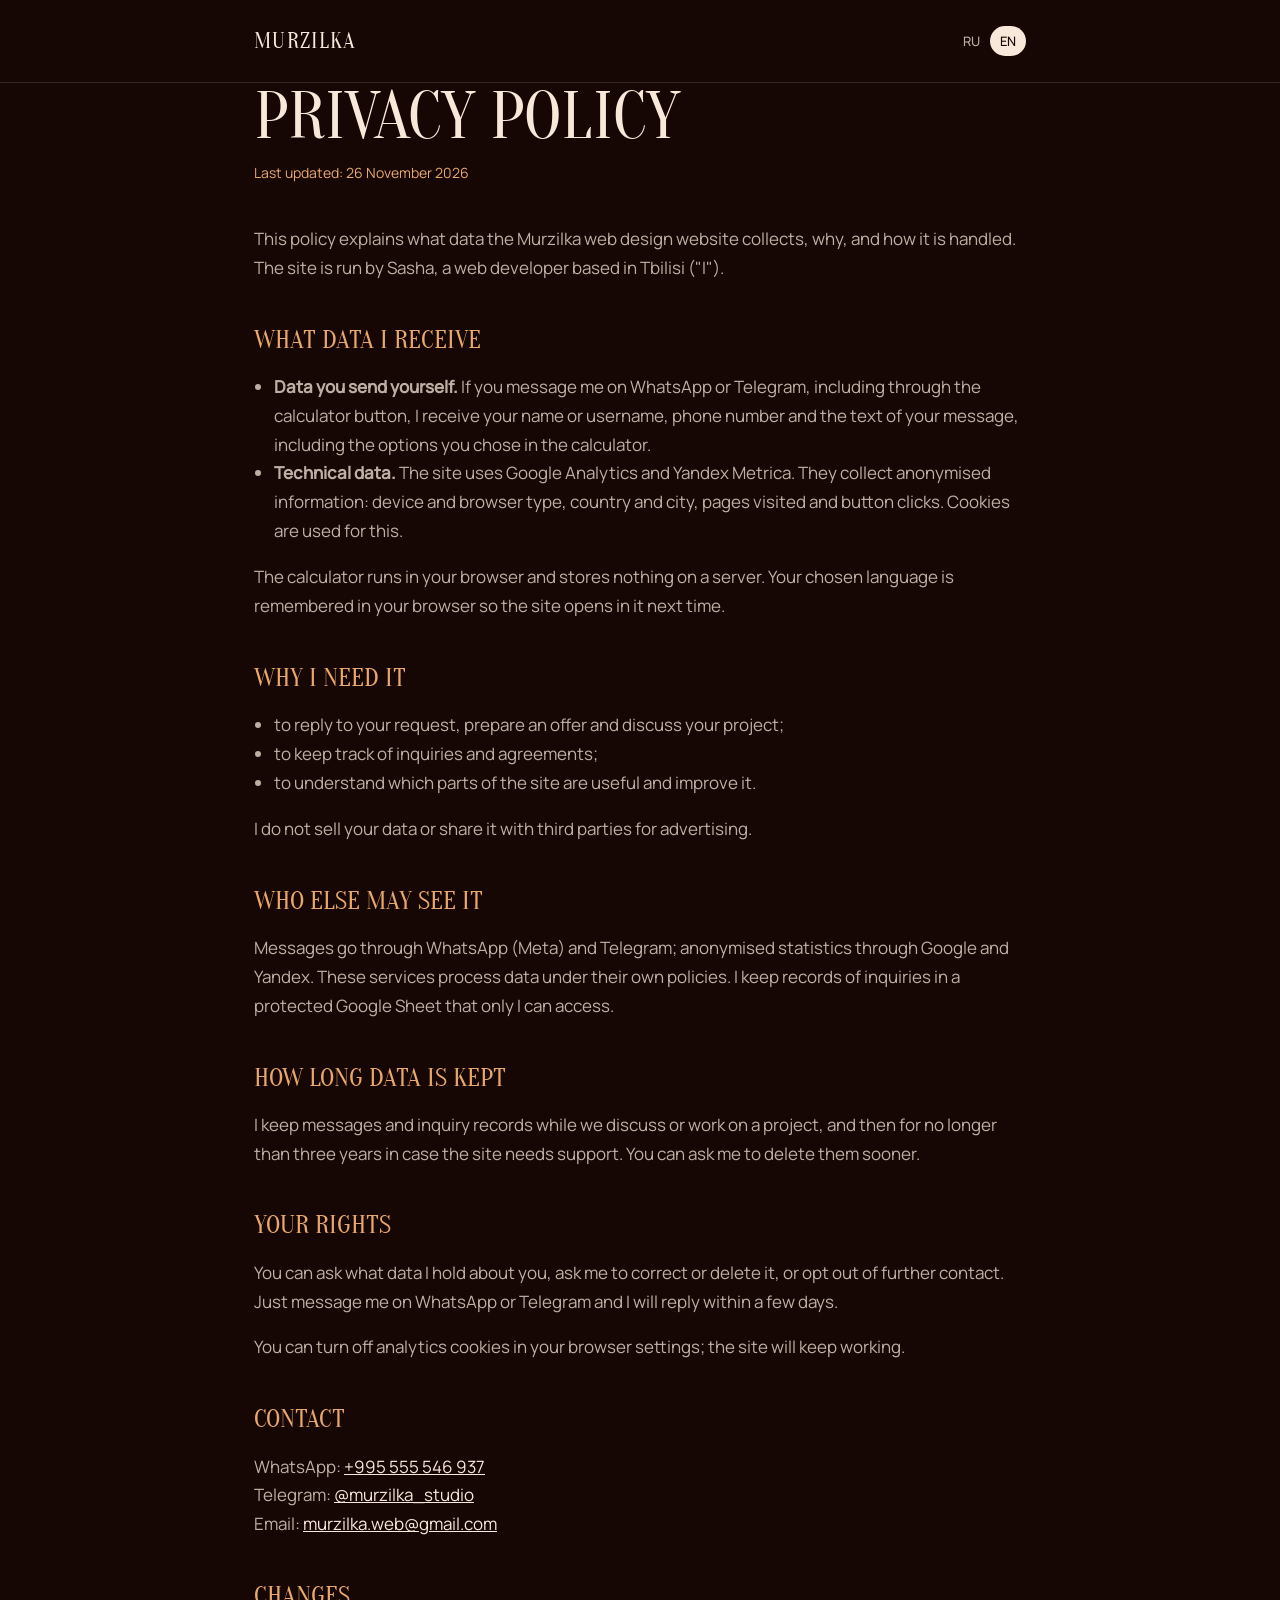
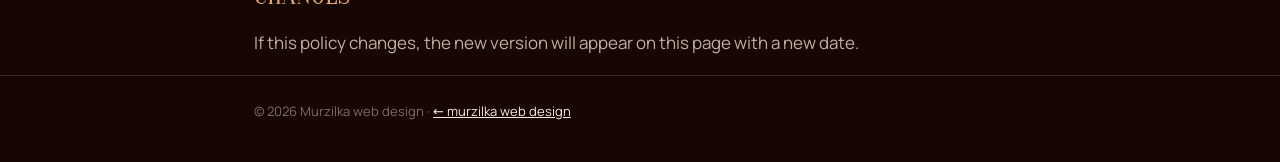
<file: privacy.html>
<!DOCTYPE html>
<html lang="ru">
<head>
<meta charset="utf-8">
<link rel="icon" href="/favicon.svg" type="image/svg+xml">
<link rel="icon" href="/favicon-32.png" sizes="32x32" type="image/png">
<link rel="alternate icon" href="/favicon.ico">
<link rel="apple-touch-icon" href="/apple-touch-icon.png">
<meta name="viewport" content="width=device-width, initial-scale=1">
<title>Политика конфиденциальности — MURZILKA</title>
<meta name="robots" content="noindex">
<meta name="theme-color" content="#160705">
<style>
@font-face{font-family:"Oranienbaum";font-weight:400;font-style:normal;font-display:swap;src:url(fonts/oranienbaum-cyrillic-400-normal.woff2) format("woff2");unicode-range:U+0301,U+0400-045F,U+0490-0491,U+04B0-04B1,U+2116}
@font-face{font-family:"Oranienbaum";font-weight:400;font-style:normal;font-display:swap;src:url(fonts/oranienbaum-latin-400-normal.woff2) format("woff2");unicode-range:U+0000-00FF,U+0131,U+0152-0153,U+02BB-02BC,U+02C6,U+02DA,U+02DC,U+0304,U+0308,U+0329,U+2000-206F,U+20AC,U+2122,U+2190-21FF,U+2212,U+2215,U+FEFF,U+FFFD}
@font-face{font-family:"Manrope";font-weight:400;font-style:normal;font-display:swap;src:url(fonts/manrope-cyrillic-400-normal.woff2) format("woff2");unicode-range:U+0301,U+0400-045F,U+0490-0491,U+04B0-04B1,U+2116}
@font-face{font-family:"Manrope";font-weight:400;font-style:normal;font-display:swap;src:url(fonts/manrope-latin-400-normal.woff2) format("woff2");unicode-range:U+0000-00FF,U+0131,U+0152-0153,U+02BB-02BC,U+02C6,U+02DA,U+02DC,U+0304,U+0308,U+0329,U+2000-206F,U+20AC,U+2122,U+2190-21FF,U+2212,U+2215,U+FEFF,U+FFFD}
@font-face{font-family:"Manrope";font-weight:500;font-style:normal;font-display:swap;src:url(fonts/manrope-cyrillic-500-normal.woff2) format("woff2");unicode-range:U+0301,U+0400-045F,U+0490-0491,U+04B0-04B1,U+2116}
@font-face{font-family:"Manrope";font-weight:500;font-style:normal;font-display:swap;src:url(fonts/manrope-latin-500-normal.woff2) format("woff2");unicode-range:U+0000-00FF,U+0131,U+0152-0153,U+02BB-02BC,U+02C6,U+02DA,U+02DC,U+0304,U+0308,U+0329,U+2000-206F,U+20AC,U+2122,U+2190-21FF,U+2212,U+2215,U+FEFF,U+FFFD}
@font-face{font-family:"Playfair";font-weight:400;font-style:italic;font-display:swap;src:url(fonts/playfair-display-cyrillic-400-italic.woff2) format("woff2");unicode-range:U+0301,U+0400-045F,U+0490-0491,U+04B0-04B1,U+2116}
@font-face{font-family:"Playfair";font-weight:400;font-style:italic;font-display:swap;src:url(fonts/playfair-display-latin-400-italic.woff2) format("woff2");unicode-range:U+0000-00FF,U+0131,U+0152-0153,U+02BB-02BC,U+02C6,U+02DA,U+02DC,U+0304,U+0308,U+0329,U+2000-206F,U+20AC,U+2122,U+2190-21FF,U+2212,U+2215,U+FEFF,U+FFFD}

:root{--cocoa:#160705;--choc:#2A0F0B;--cherry:#9E1B3A;--caramel:#E9A86B;--cream:#F7E8DA;--soft:rgba(247,232,218,.75);--line:rgba(247,232,218,.14)}
*{box-sizing:border-box}
body{margin:0;background:var(--cocoa);color:var(--cream);font:400 17px/1.7 "Manrope",system-ui,sans-serif}
.wrap{max-width:820px;margin:0 auto;padding:0 24px}
header{padding:26px 0;border-bottom:1px solid var(--line)}
header .wrap{display:flex;justify-content:space-between;align-items:center;gap:16px}
.logo{font:400 22px "Oranienbaum",serif;text-transform:uppercase;letter-spacing:.06em;text-decoration:none;color:var(--cream)}
.back{color:var(--soft);font-size:15px}
.lang button{border:0;background:none;color:var(--soft);font:500 13px "Manrope";cursor:pointer;padding:6px 10px;border-radius:99px}
.lang button.on{background:var(--cream);color:var(--cocoa)}
main{padding:60px 0 80px}
h1{font:400 clamp(40px,6vw,68px)/1 "Oranienbaum",serif;text-transform:uppercase;margin:0 0 10px}
.upd{color:var(--caramel);font-size:14px;margin:0 0 40px}
h2{font:400 26px/1.2 "Oranienbaum",serif;text-transform:uppercase;margin:42px 0 12px;color:var(--caramel)}
p,li{color:var(--soft)}
a{color:var(--cream)}
ul{padding-left:20px}
footer{border-top:1px solid var(--line);padding:24px 0 40px;font-size:13px;color:rgba(247,232,218,.45)}
[data-l]{display:none}.ru [data-l=ru],.en [data-l=en]{display:block}
</style>
</head>
<body class="ru">
<header><div class="wrap"><a class="logo" href="index.html">Murzilka</a><div class="lang"><button class="on" data-x="ru">RU</button><button data-x="en">EN</button></div></div></header>
<main class="wrap">

<div data-l="ru">
<h1>Политика конфиденциальности</h1>
<p class="upd">Обновлено: 26 ноября 2026 года</p>
<p>Эта политика объясняет, какие данные собирает сайт Murzilka web design, зачем они нужны и как с ними обращаются. Владелец сайта — Саша, веб-разработчик из Тбилиси (далее «я»).</p>

<h2>Какие данные я получаю</h2>
<ul>
<li><b>Данные, которые вы отправляете сами.</b> Если вы пишете мне в WhatsApp или Telegram, в том числе через кнопку калькулятора, я получаю ваше имя или ник, номер телефона и текст сообщения, включая выбранные в калькуляторе параметры.</li>
<li><b>Технические данные.</b> На сайте работают сервисы аналитики Google Analytics и Яндекс Метрика. Они собирают обезличенную информацию: тип устройства и браузера, страну и город, посещённые страницы, клики по кнопкам. Для этого используются файлы cookie.</li>
</ul>
<p>Калькулятор работает прямо в вашем браузере и ничего не сохраняет на сервере. Выбранный язык запоминается в вашем браузере, чтобы при следующем визите сайт открылся на нём же.</p>

<h2>Зачем мне эти данные</h2>
<ul>
<li>чтобы ответить на ваш запрос, подготовить предложение и обсудить проект;</li>
<li>чтобы вести учёт обращений и не терять договорённости;</li>
<li>чтобы понимать, какие разделы сайта полезны, и улучшать его.</li>
</ul>
<p>Я не продаю ваши данные и не передаю их третьим лицам для рекламы.</p>

<h2>Кто ещё может видеть данные</h2>
<p>Переписка идёт через WhatsApp (Meta) и Telegram, обезличенная статистика — через Google и Яндекс. Эти сервисы обрабатывают данные по своим собственным правилам. Записи о ваших обращениях я храню в защищённой Google-таблице, доступ к которой есть только у меня.</p>

<h2>Сколько хранятся данные</h2>
<p>Переписку и записи об обращениях я храню, пока мы обсуждаем или ведём проект, и затем не дольше трёх лет — на случай, если понадобится поддержка сайта. Вы можете попросить удалить их раньше.</p>

<h2>Ваши права</h2>
<p>Вы можете узнать, какие ваши данные у меня есть, попросить исправить или удалить их, а также отказаться от дальнейшего общения. Для этого напишите мне в WhatsApp или Telegram — отвечу в течение нескольких дней.</p>
<p>Отключить cookie аналитики можно в настройках браузера; сайт при этом продолжит работать.</p>

<h2>Контакты</h2>
<p>WhatsApp: <a href="https://wa.me/995555546937">+995 555 546 937</a><br>Telegram: <a href="https://t.me/murzilka_studio">@murzilka_studio</a><br>Email: <a href="mailto:murzilka.web@gmail.com">murzilka.web@gmail.com</a></p>

<h2>Изменения</h2>
<p>Если политика изменится, новая версия появится на этой странице с новой датой обновления.</p>
</div>

<div data-l="en">
<h1>Privacy policy</h1>
<p class="upd">Last updated: 26 November 2026</p>
<p>This policy explains what data the Murzilka web design website collects, why, and how it is handled. The site is run by Sasha, a web developer based in Tbilisi ("I").</p>

<h2>What data I receive</h2>
<ul>
<li><b>Data you send yourself.</b> If you message me on WhatsApp or Telegram, including through the calculator button, I receive your name or username, phone number and the text of your message, including the options you chose in the calculator.</li>
<li><b>Technical data.</b> The site uses Google Analytics and Yandex Metrica. They collect anonymised information: device and browser type, country and city, pages visited and button clicks. Cookies are used for this.</li>
</ul>
<p>The calculator runs in your browser and stores nothing on a server. Your chosen language is remembered in your browser so the site opens in it next time.</p>

<h2>Why I need it</h2>
<ul>
<li>to reply to your request, prepare an offer and discuss your project;</li>
<li>to keep track of inquiries and agreements;</li>
<li>to understand which parts of the site are useful and improve it.</li>
</ul>
<p>I do not sell your data or share it with third parties for advertising.</p>

<h2>Who else may see it</h2>
<p>Messages go through WhatsApp (Meta) and Telegram; anonymised statistics through Google and Yandex. These services process data under their own policies. I keep records of inquiries in a protected Google Sheet that only I can access.</p>

<h2>How long data is kept</h2>
<p>I keep messages and inquiry records while we discuss or work on a project, and then for no longer than three years in case the site needs support. You can ask me to delete them sooner.</p>

<h2>Your rights</h2>
<p>You can ask what data I hold about you, ask me to correct or delete it, or opt out of further contact. Just message me on WhatsApp or Telegram and I will reply within a few days.</p>
<p>You can turn off analytics cookies in your browser settings; the site will keep working.</p>

<h2>Contact</h2>
<p>WhatsApp: <a href="https://wa.me/995555546937">+995 555 546 937</a><br>Telegram: <a href="https://t.me/murzilka_studio">@murzilka_studio</a><br>Email: <a href="mailto:murzilka.web@gmail.com">murzilka.web@gmail.com</a></p>

<h2>Changes</h2>
<p>If this policy changes, the new version will appear on this page with a new date.</p>
</div>

</main>
<footer><div class="wrap">© 2026 Murzilka web design · <a href="index.html">← murzilka web design</a></div></footer>
<script>
function set(l){document.body.className=l;document.documentElement.lang=l;document.title=l==='en'?'Privacy policy — MURZILKA':'Политика конфиденциальности — MURZILKA';
 document.querySelectorAll('.lang button').forEach(function(b){b.classList.toggle('on',b.dataset.x===l)});try{localStorage.setItem('lang',l)}catch(e){}}
document.querySelectorAll('.lang button').forEach(function(b){b.onclick=function(){set(b.dataset.x)}});
var s=null;try{s=localStorage.getItem('lang')}catch(e){}set(s||((navigator.language||'ru').slice(0,2)==='ru'?'ru':'en'));
</script>
</body>
</html>
</file>
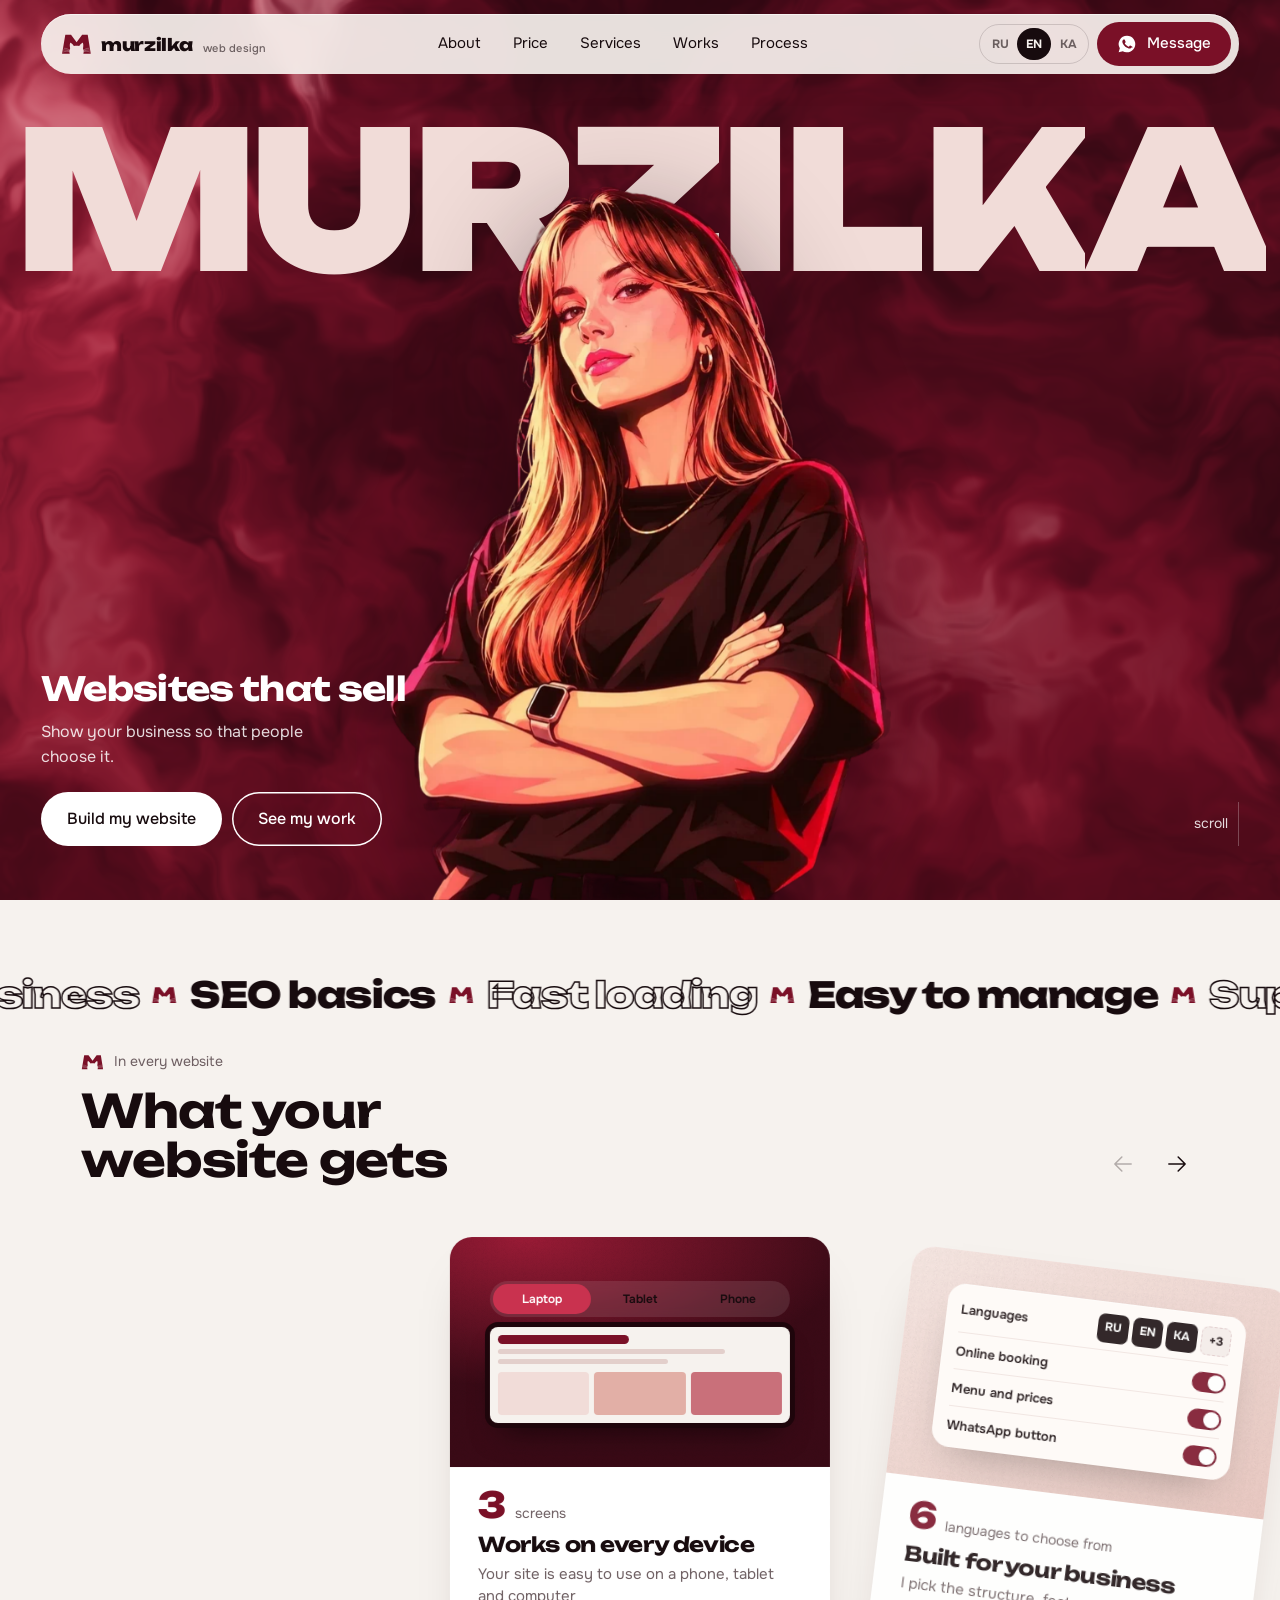
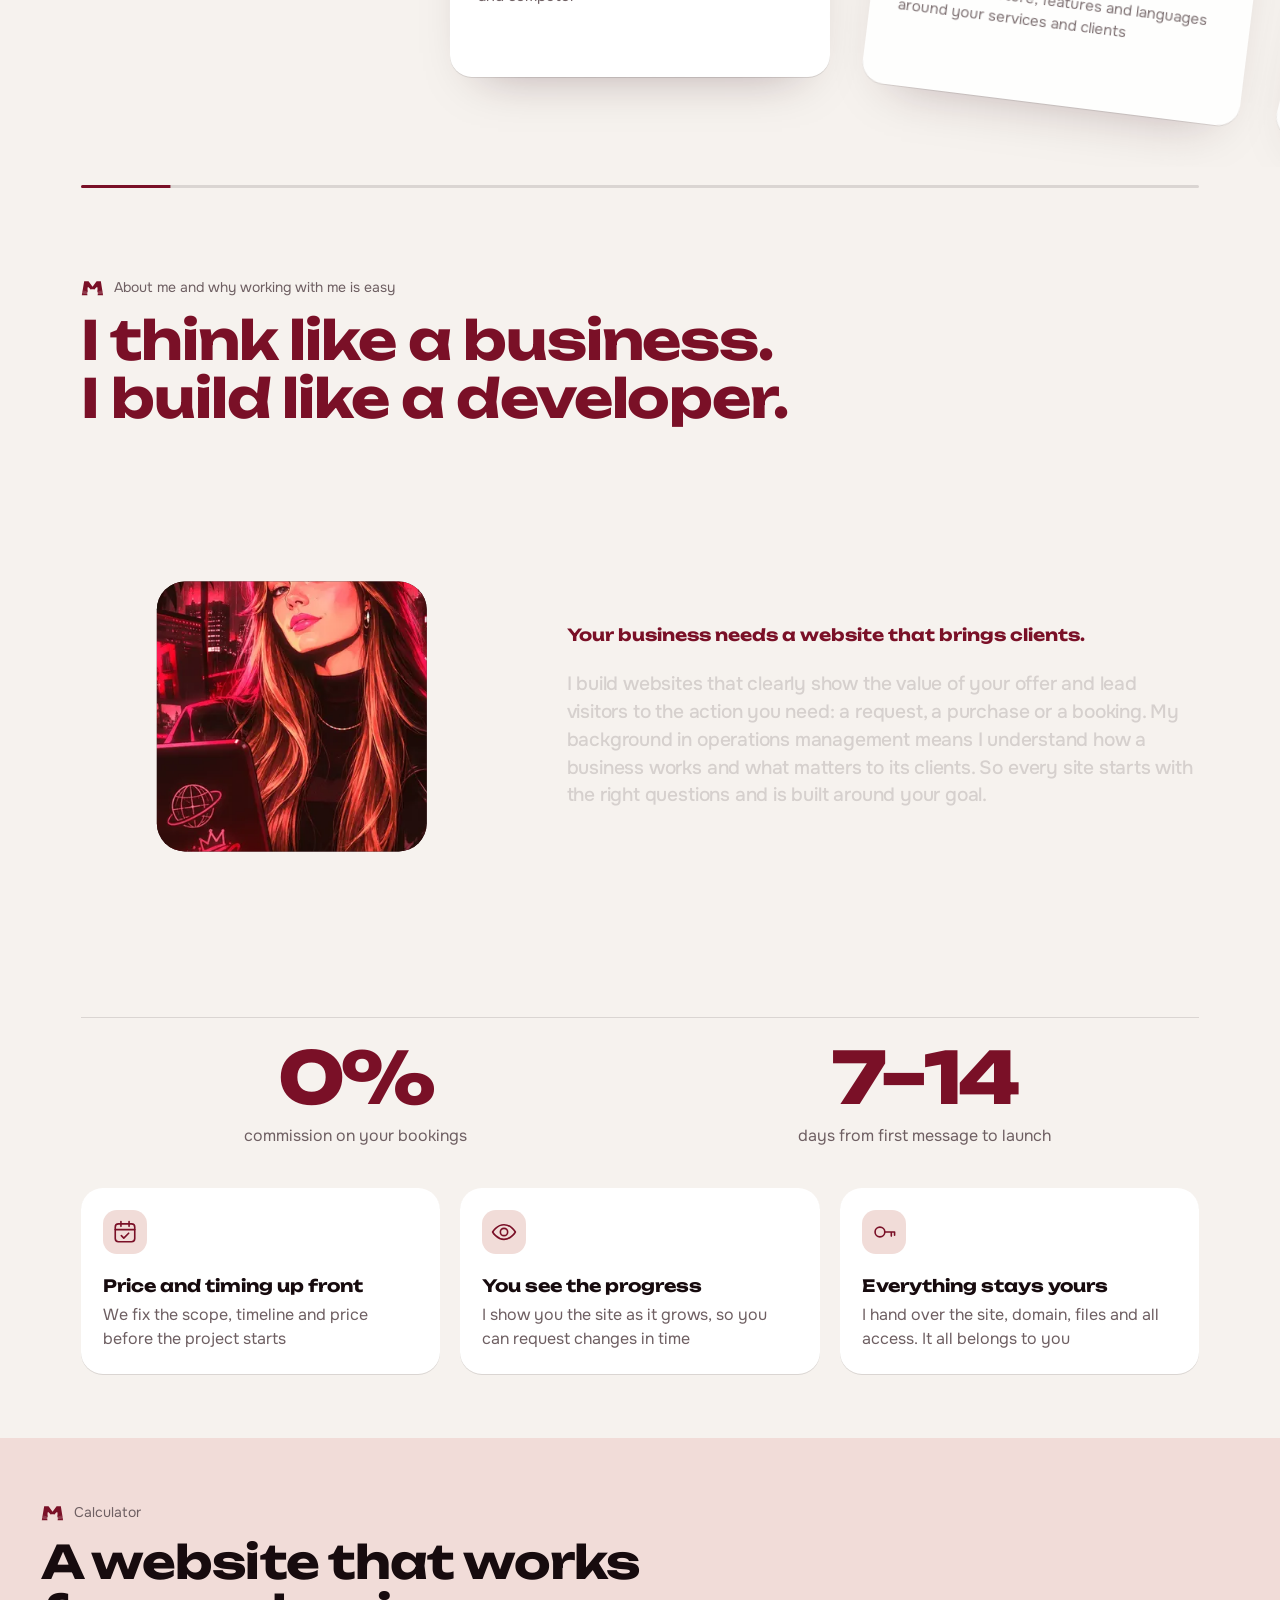
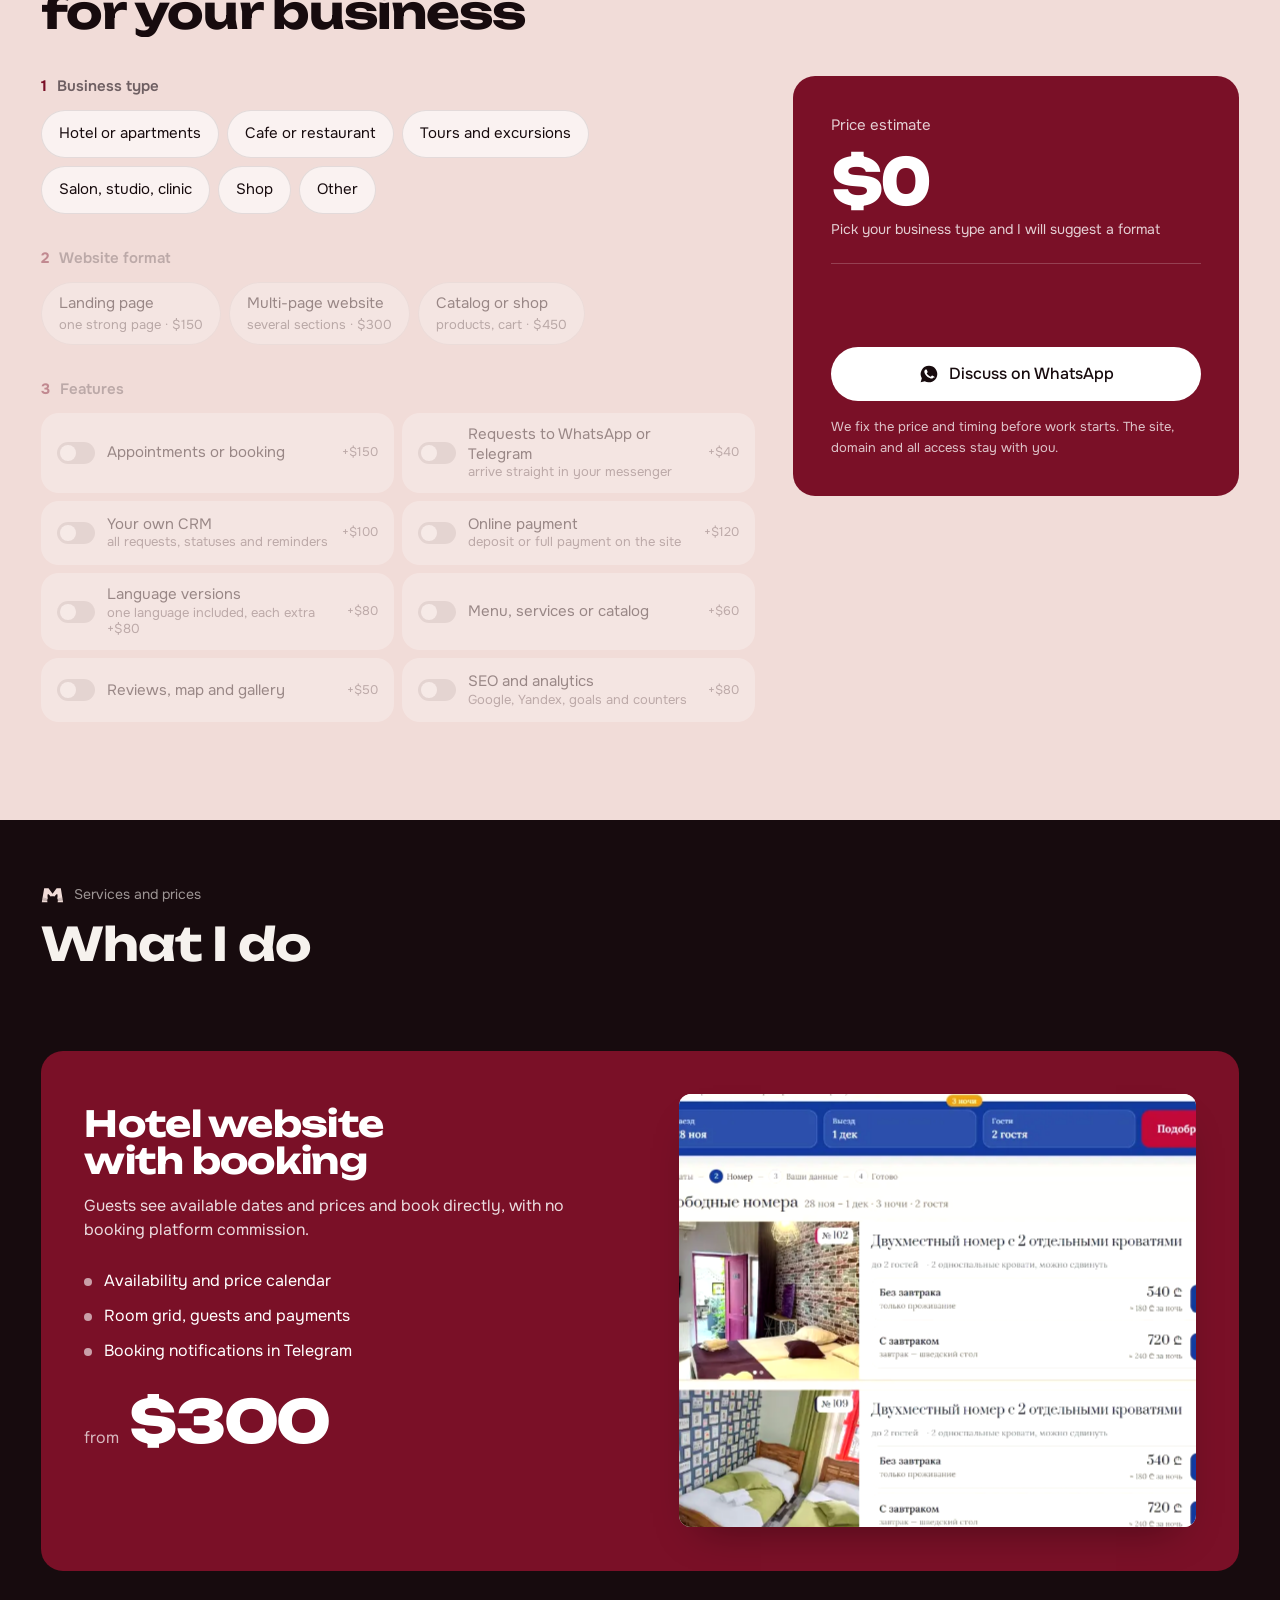
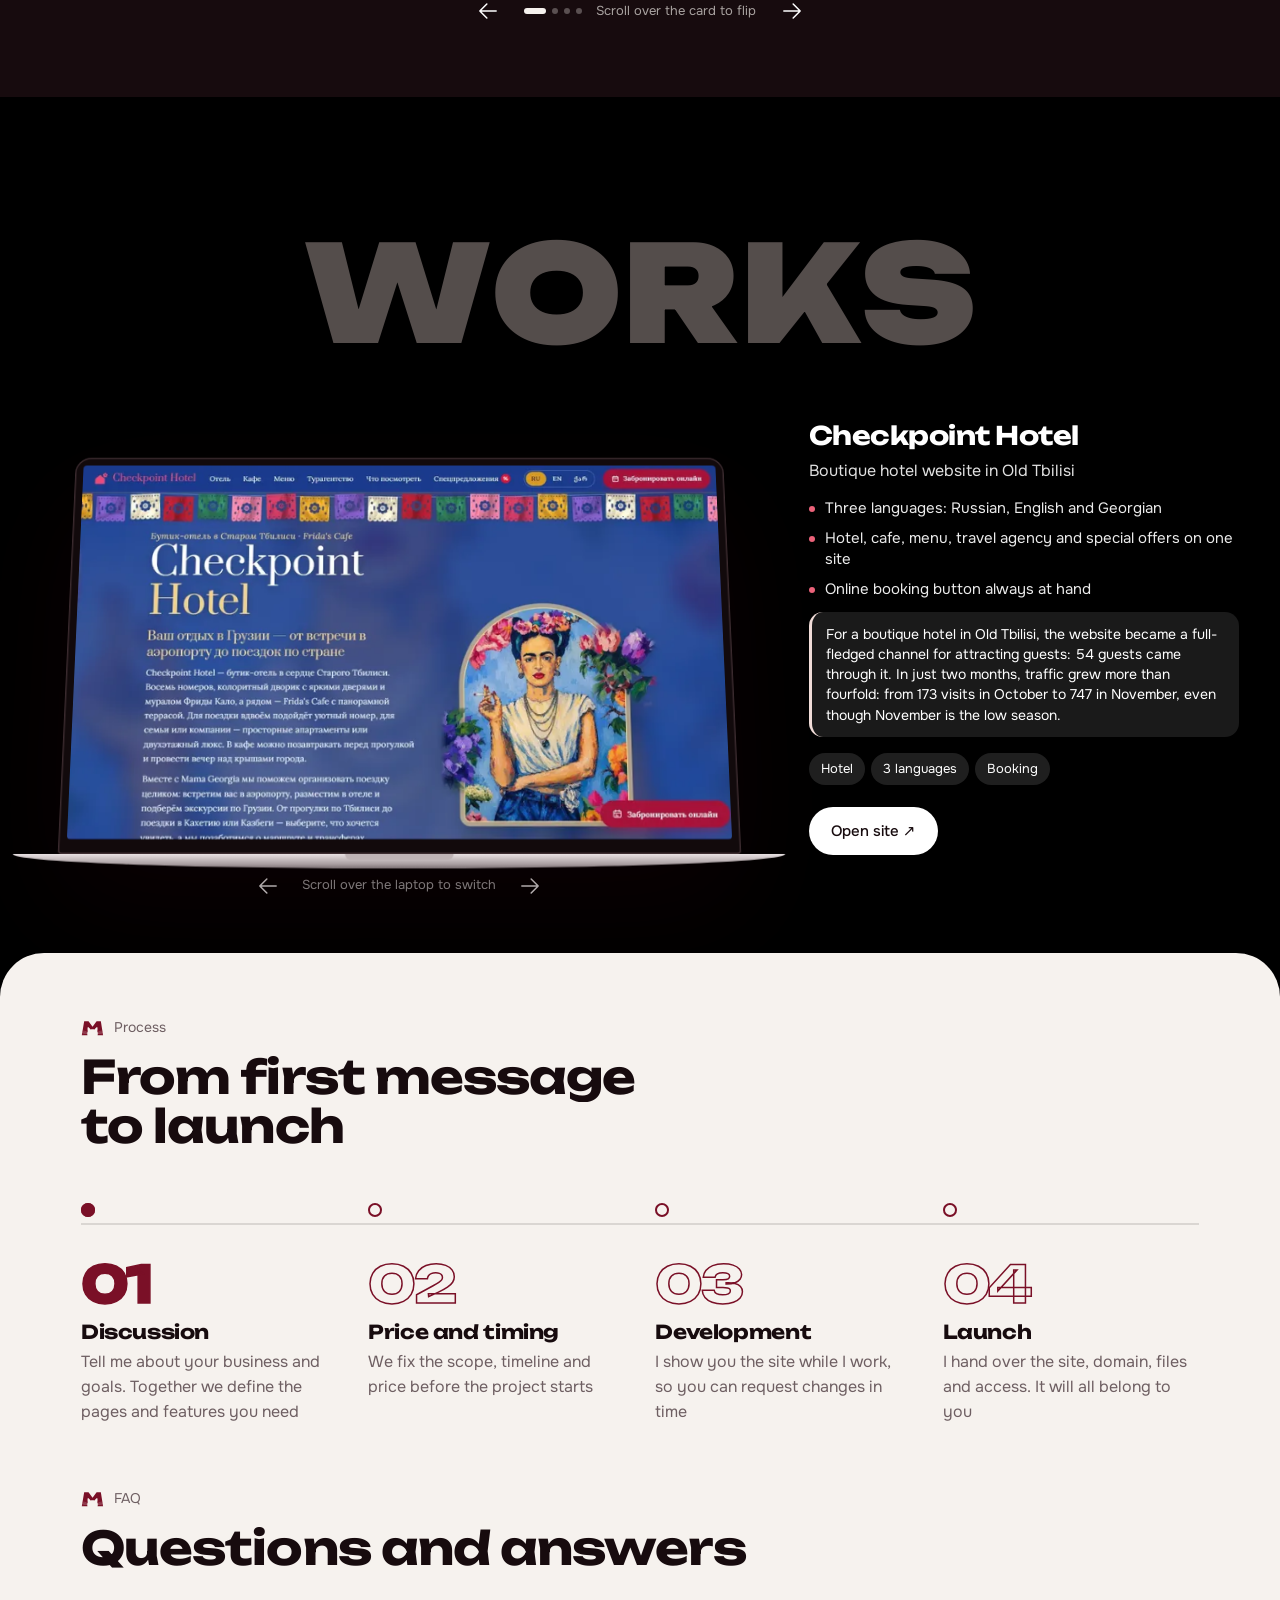
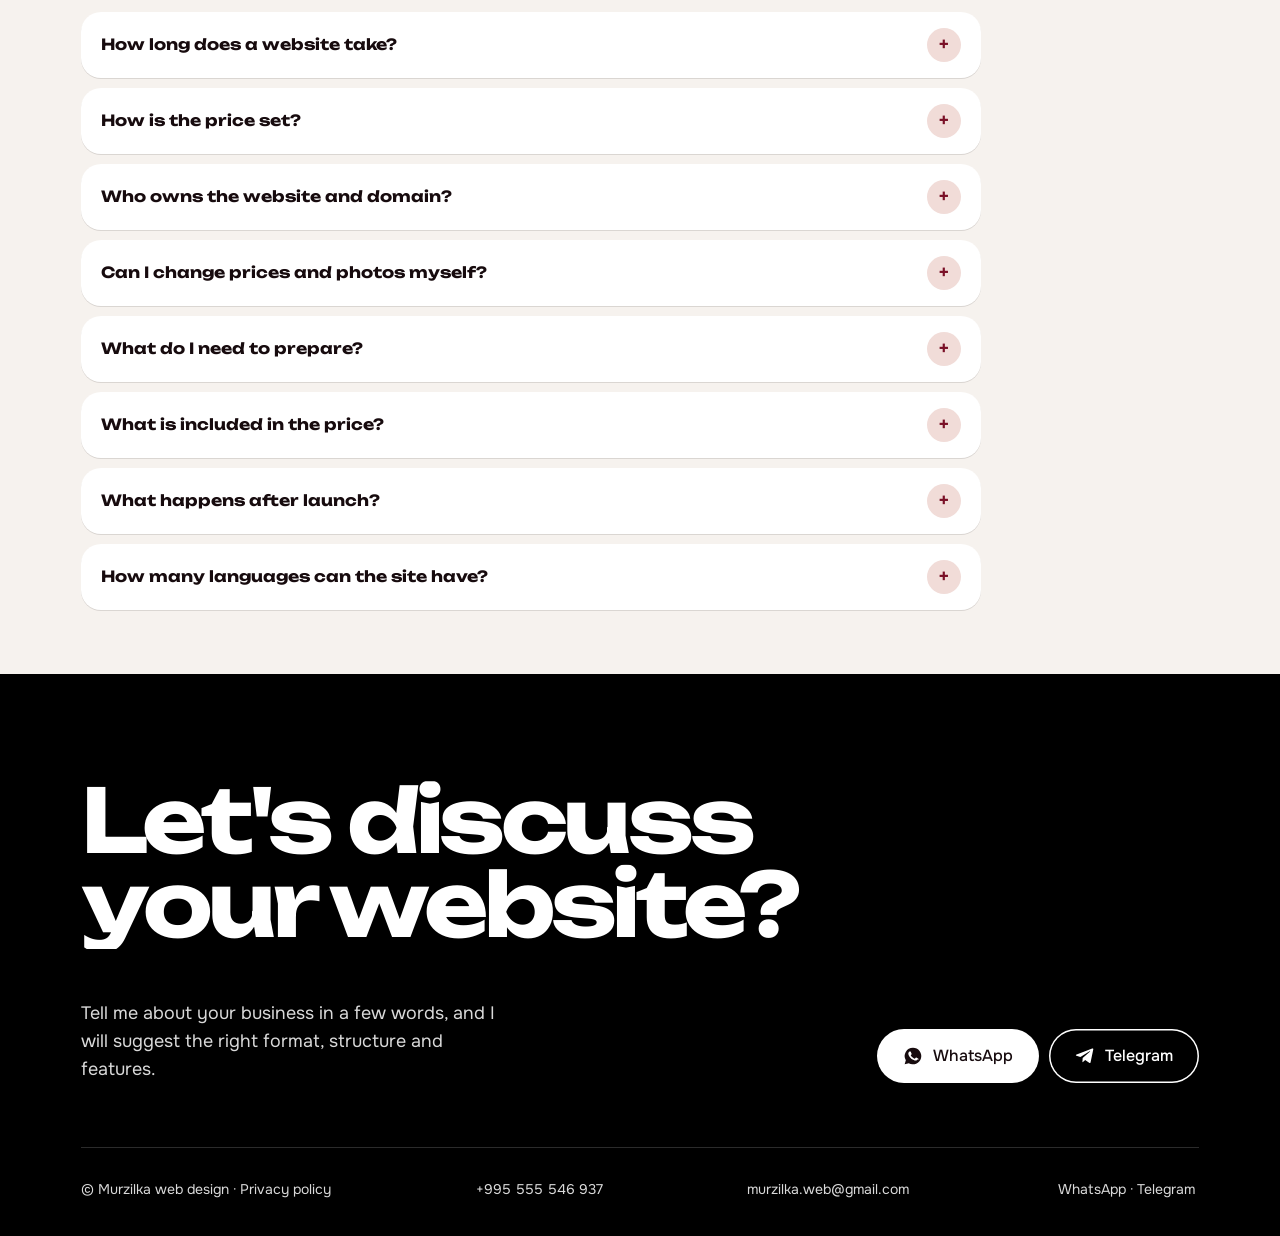
<file: new/en.html>
<!DOCTYPE html><meta charset="utf-8"><meta name="robots" content="noindex"><link rel="canonical" href="https://murzilkaweb.com/en.html"><meta http-equiv="refresh" content="0;url=/en.html"><script>location.replace("/en.html")</script><a href="/en.html">murzilkaweb.com</a>
</file>
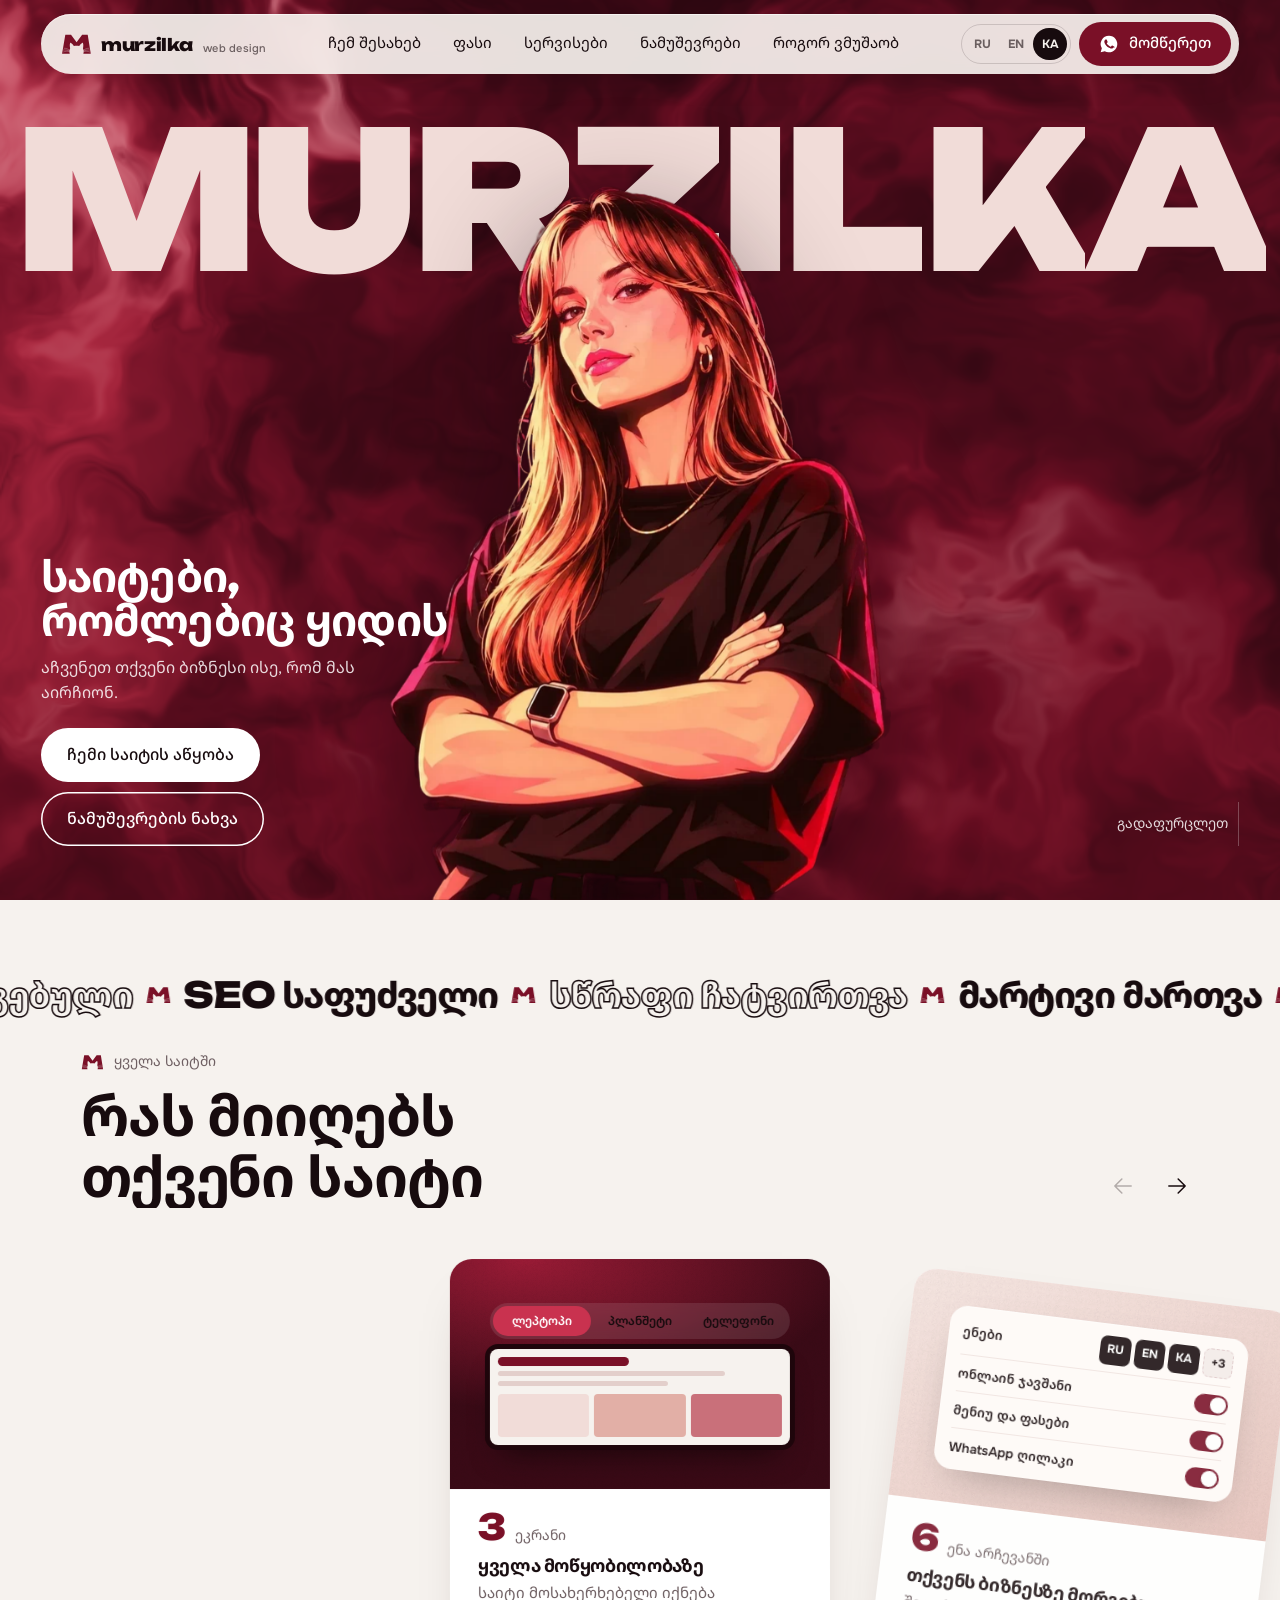
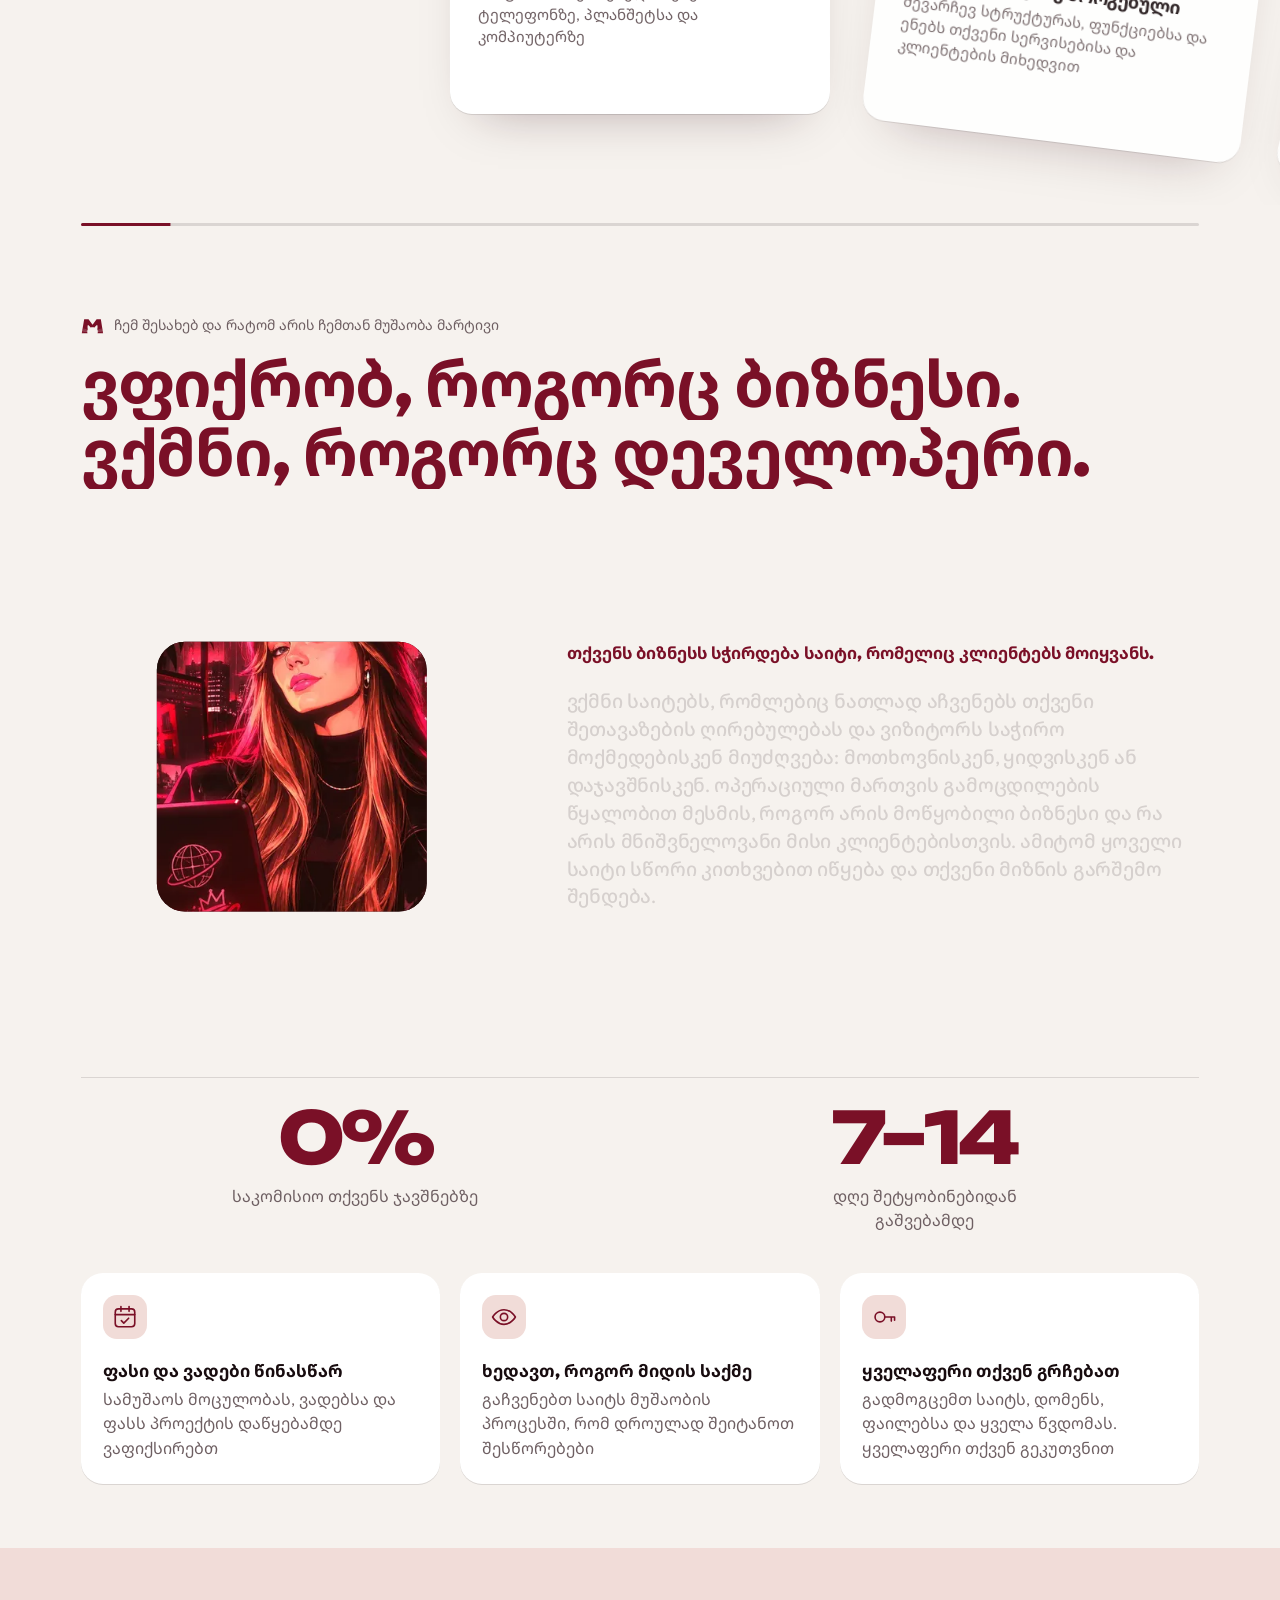
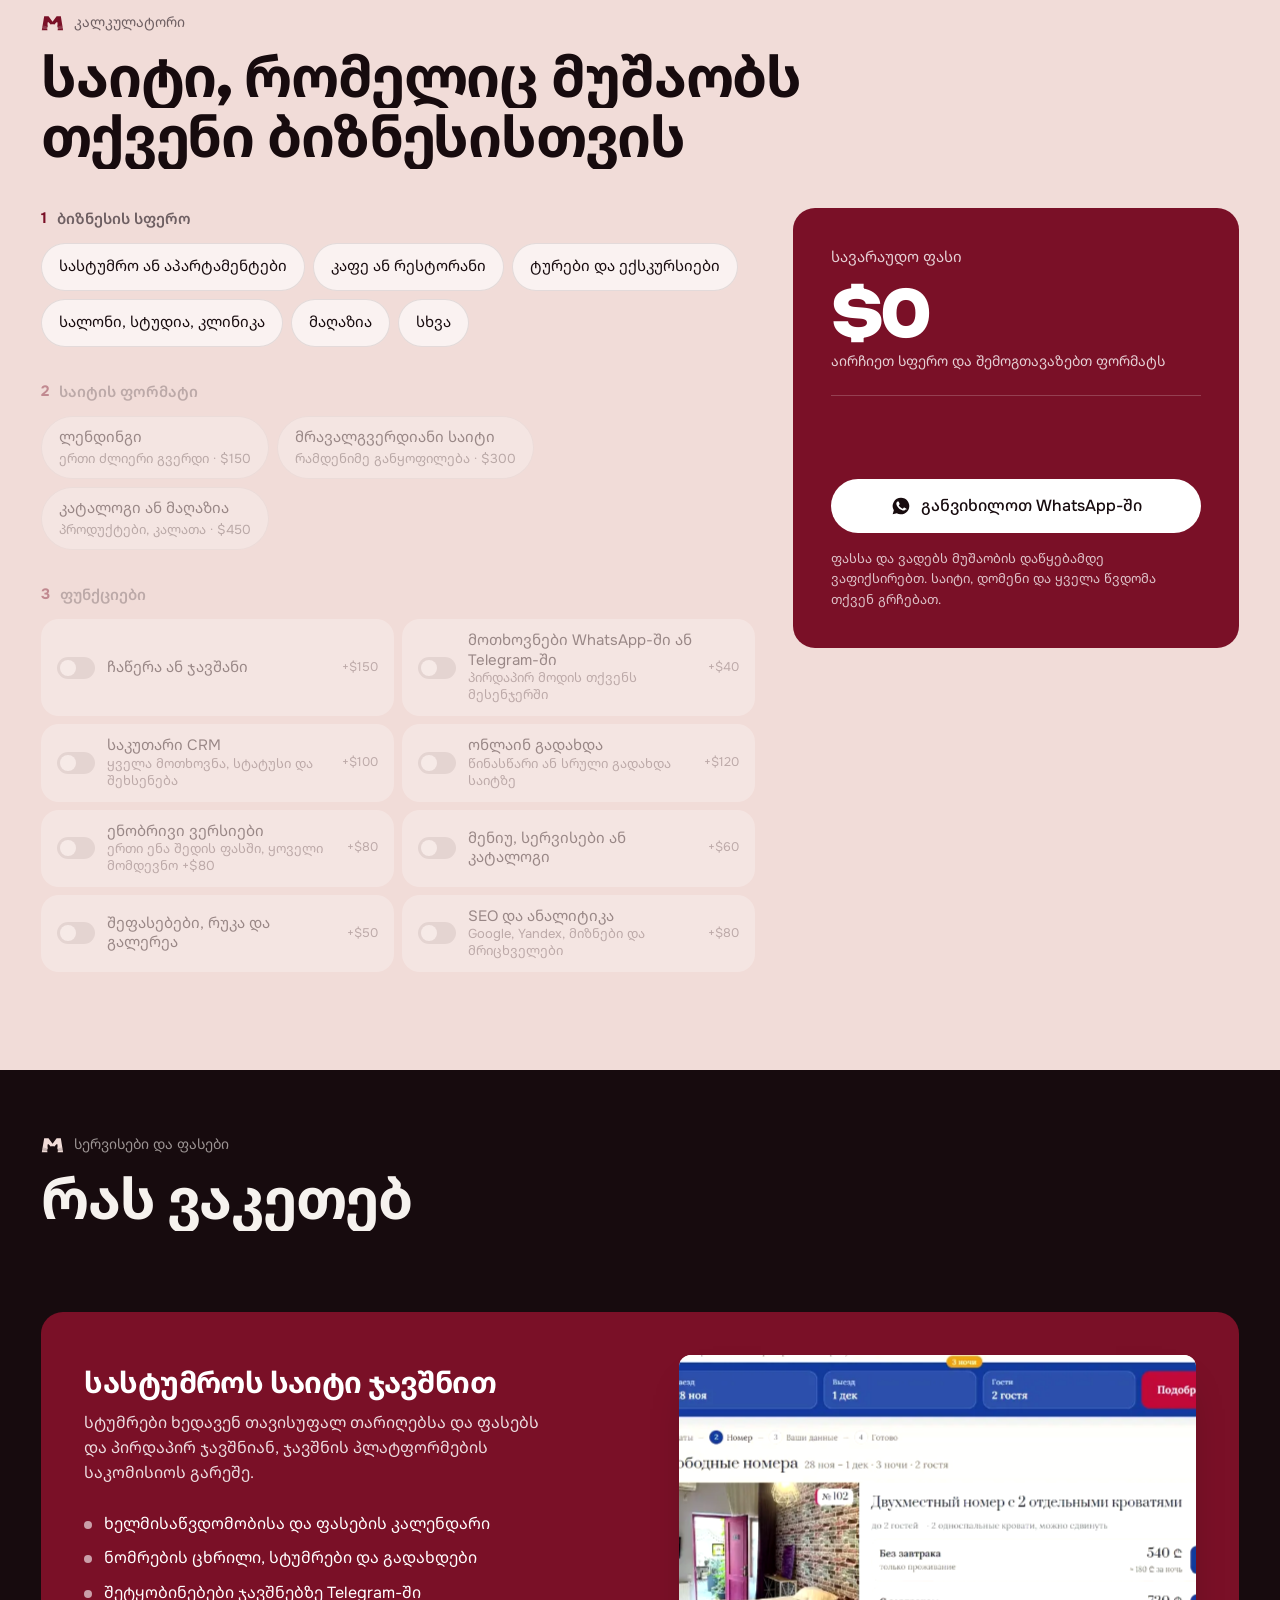
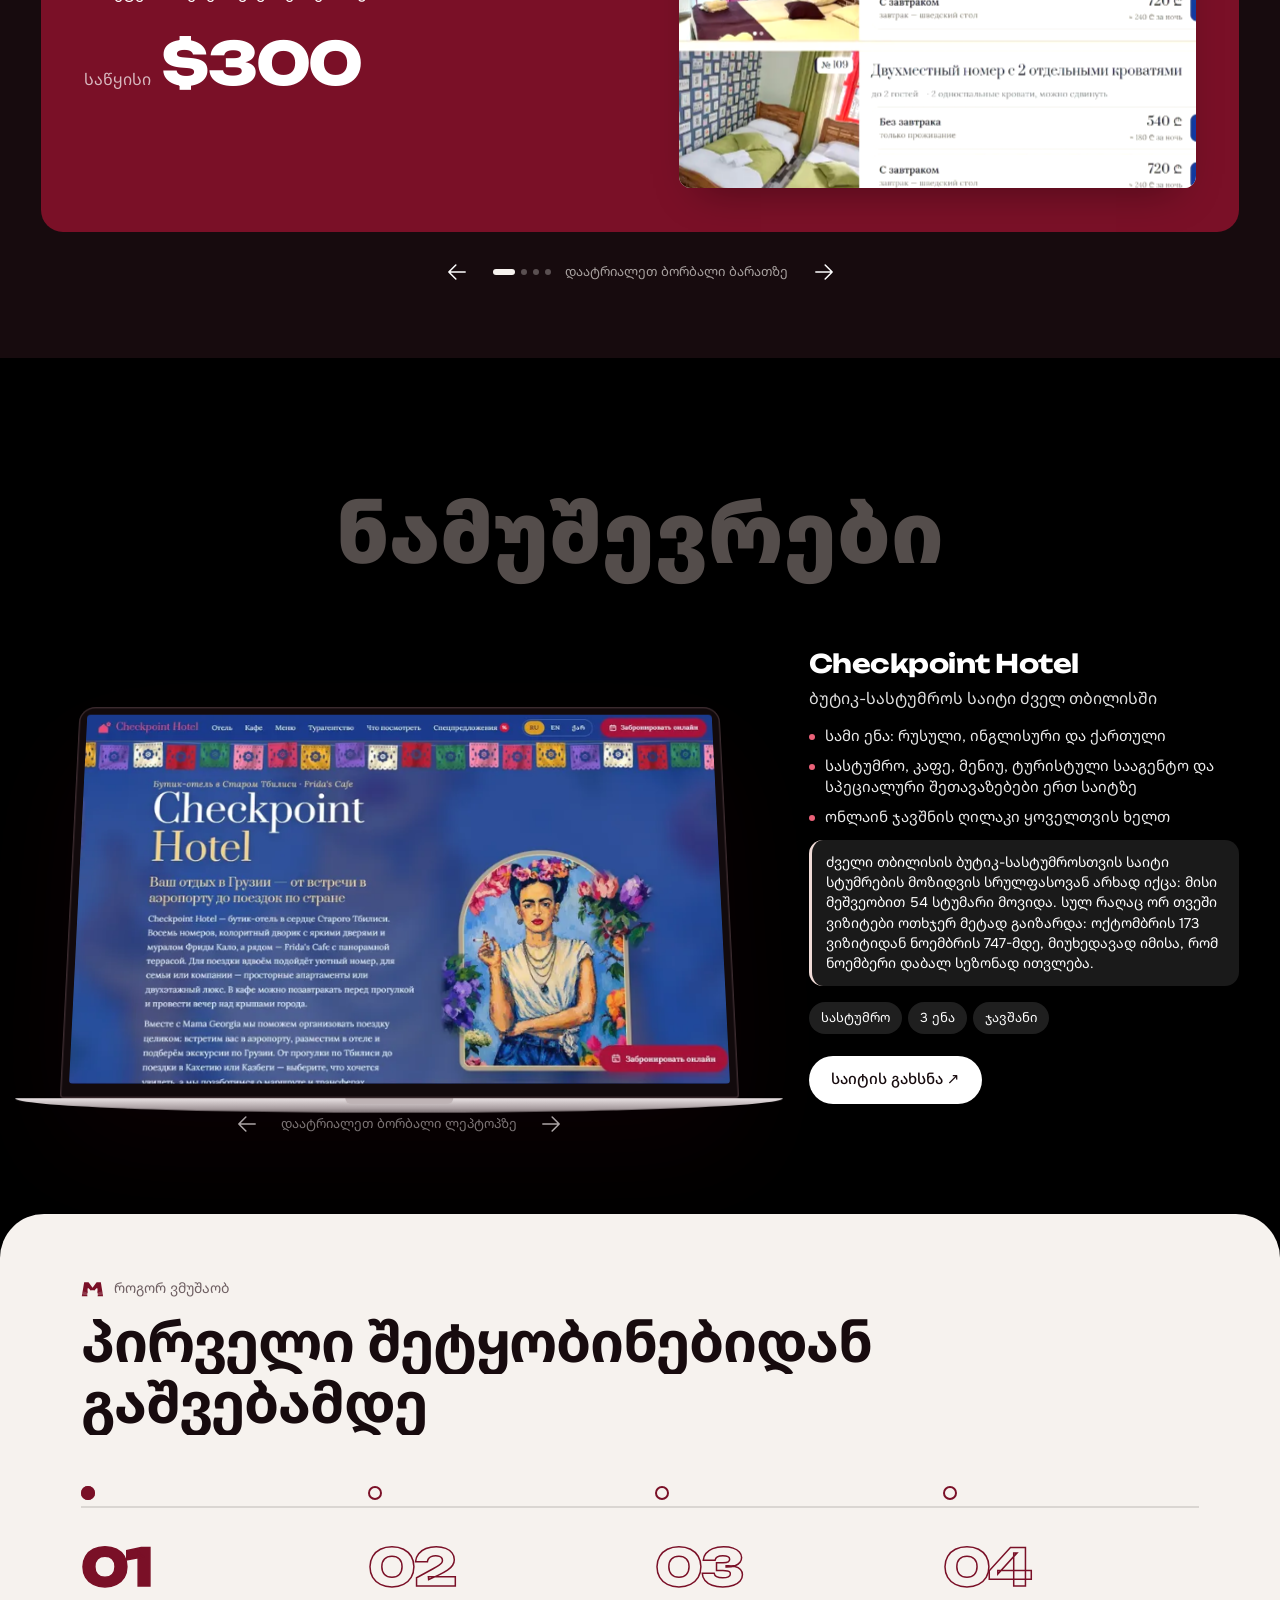
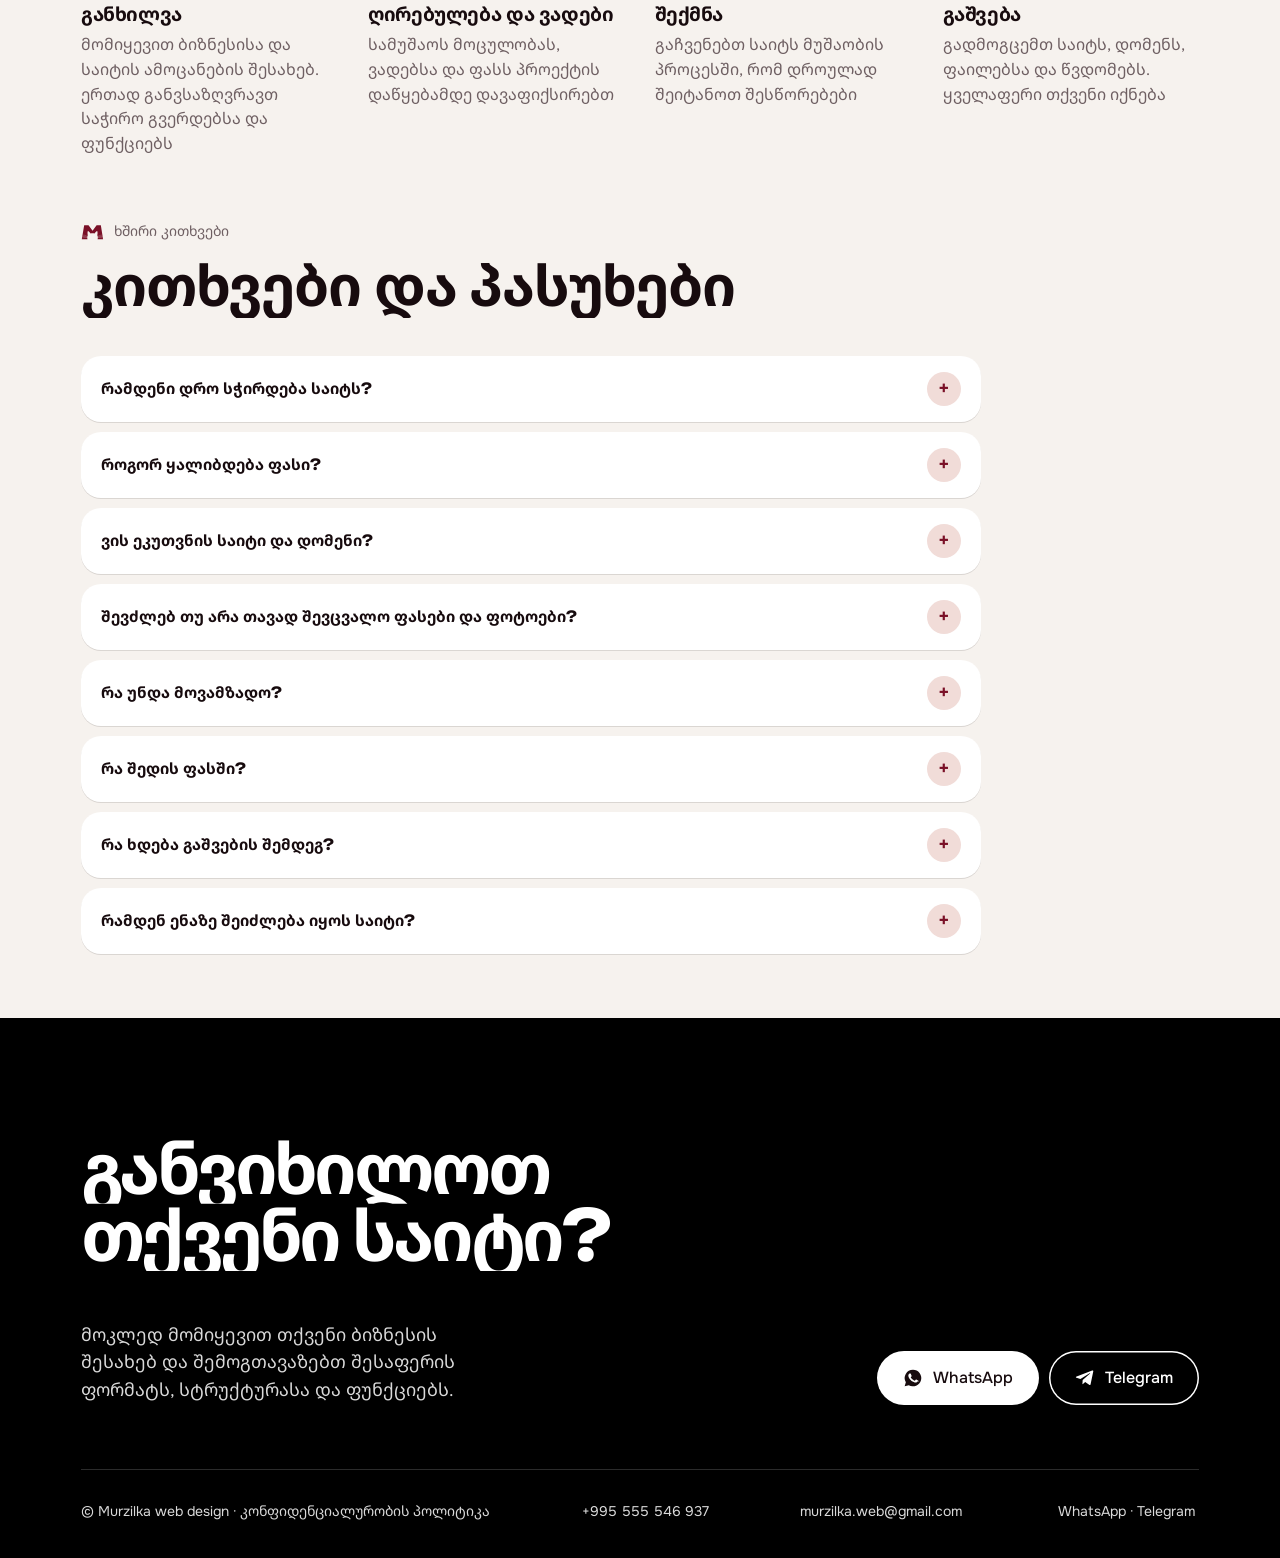
<file: new/ka.html>
<!DOCTYPE html><meta charset="utf-8"><meta name="robots" content="noindex"><link rel="canonical" href="https://murzilkaweb.com/ka.html"><meta http-equiv="refresh" content="0;url=/ka.html"><script>location.replace("/ka.html")</script><a href="/ka.html">murzilkaweb.com</a>
</file>
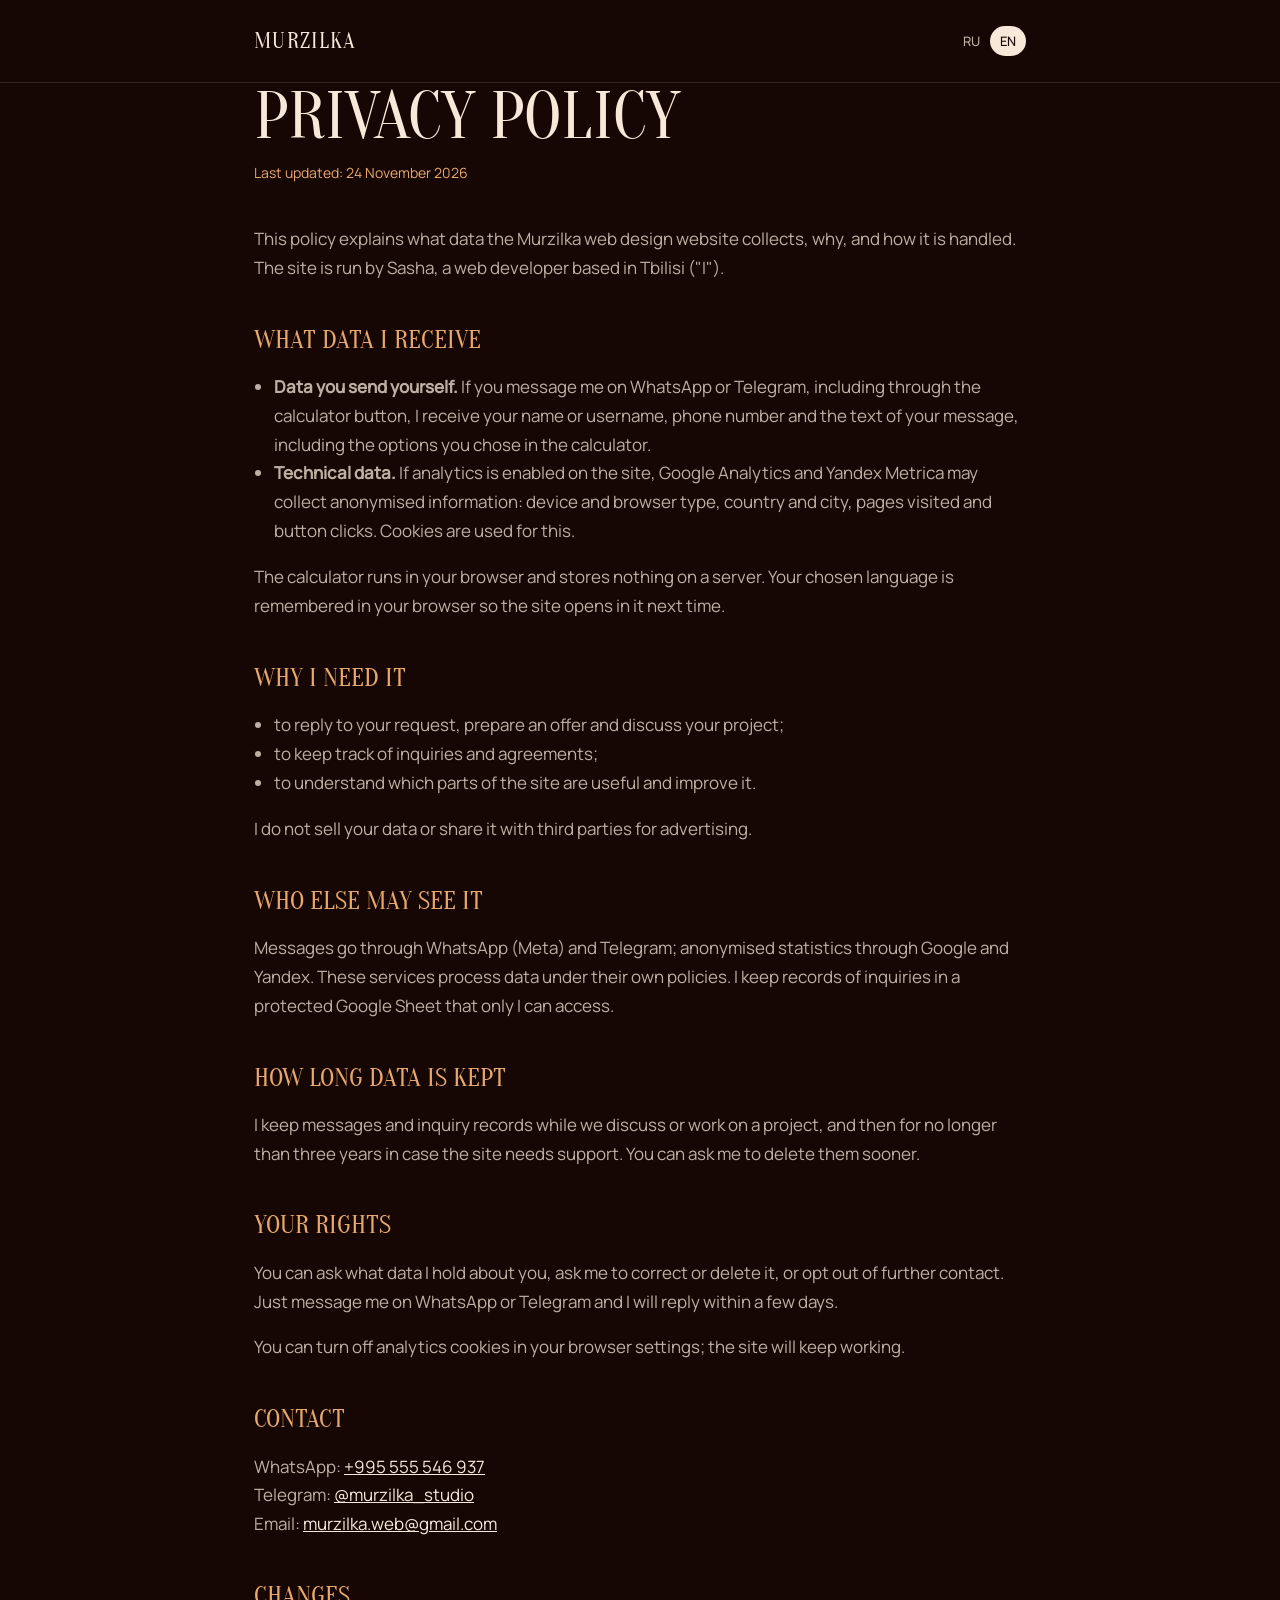
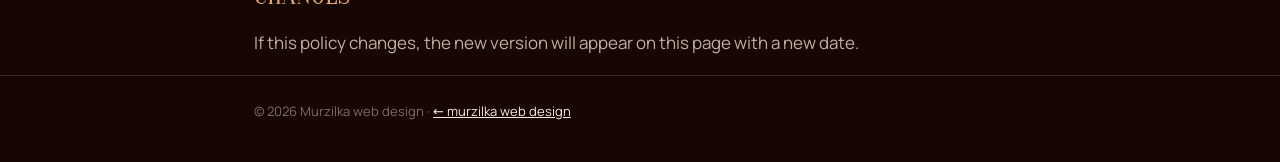
<file: new/privacy.html>
<!DOCTYPE html>
<html lang="ru">
<head>
<meta charset="utf-8">
<meta name="viewport" content="width=device-width, initial-scale=1">
<title>Политика конфиденциальности — MURZILKA</title>
<meta name="robots" content="noindex">
<meta name="theme-color" content="#160705">
<style>
@font-face{font-family:"Oranienbaum";font-weight:400;font-style:normal;font-display:swap;src:url(fonts/oranienbaum-cyrillic-400-normal.woff2) format("woff2");unicode-range:U+0301,U+0400-045F,U+0490-0491,U+04B0-04B1,U+2116}
@font-face{font-family:"Oranienbaum";font-weight:400;font-style:normal;font-display:swap;src:url(fonts/oranienbaum-latin-400-normal.woff2) format("woff2");unicode-range:U+0000-00FF,U+0131,U+0152-0153,U+02BB-02BC,U+02C6,U+02DA,U+02DC,U+0304,U+0308,U+0329,U+2000-206F,U+20AC,U+2122,U+2190-21FF,U+2212,U+2215,U+FEFF,U+FFFD}
@font-face{font-family:"Manrope";font-weight:400;font-style:normal;font-display:swap;src:url(fonts/manrope-cyrillic-400-normal.woff2) format("woff2");unicode-range:U+0301,U+0400-045F,U+0490-0491,U+04B0-04B1,U+2116}
@font-face{font-family:"Manrope";font-weight:400;font-style:normal;font-display:swap;src:url(fonts/manrope-latin-400-normal.woff2) format("woff2");unicode-range:U+0000-00FF,U+0131,U+0152-0153,U+02BB-02BC,U+02C6,U+02DA,U+02DC,U+0304,U+0308,U+0329,U+2000-206F,U+20AC,U+2122,U+2190-21FF,U+2212,U+2215,U+FEFF,U+FFFD}
@font-face{font-family:"Manrope";font-weight:500;font-style:normal;font-display:swap;src:url(fonts/manrope-cyrillic-500-normal.woff2) format("woff2");unicode-range:U+0301,U+0400-045F,U+0490-0491,U+04B0-04B1,U+2116}
@font-face{font-family:"Manrope";font-weight:500;font-style:normal;font-display:swap;src:url(fonts/manrope-latin-500-normal.woff2) format("woff2");unicode-range:U+0000-00FF,U+0131,U+0152-0153,U+02BB-02BC,U+02C6,U+02DA,U+02DC,U+0304,U+0308,U+0329,U+2000-206F,U+20AC,U+2122,U+2190-21FF,U+2212,U+2215,U+FEFF,U+FFFD}
@font-face{font-family:"Playfair";font-weight:400;font-style:italic;font-display:swap;src:url(fonts/playfair-display-cyrillic-400-italic.woff2) format("woff2");unicode-range:U+0301,U+0400-045F,U+0490-0491,U+04B0-04B1,U+2116}
@font-face{font-family:"Playfair";font-weight:400;font-style:italic;font-display:swap;src:url(fonts/playfair-display-latin-400-italic.woff2) format("woff2");unicode-range:U+0000-00FF,U+0131,U+0152-0153,U+02BB-02BC,U+02C6,U+02DA,U+02DC,U+0304,U+0308,U+0329,U+2000-206F,U+20AC,U+2122,U+2190-21FF,U+2212,U+2215,U+FEFF,U+FFFD}

:root{--cocoa:#160705;--choc:#2A0F0B;--cherry:#9E1B3A;--caramel:#E9A86B;--cream:#F7E8DA;--soft:rgba(247,232,218,.75);--line:rgba(247,232,218,.14)}
*{box-sizing:border-box}
body{margin:0;background:var(--cocoa);color:var(--cream);font:400 17px/1.7 "Manrope",system-ui,sans-serif}
.wrap{max-width:820px;margin:0 auto;padding:0 24px}
header{padding:26px 0;border-bottom:1px solid var(--line)}
header .wrap{display:flex;justify-content:space-between;align-items:center;gap:16px}
.logo{font:400 22px "Oranienbaum",serif;text-transform:uppercase;letter-spacing:.06em;text-decoration:none;color:var(--cream)}
.back{color:var(--soft);font-size:15px}
.lang button{border:0;background:none;color:var(--soft);font:500 13px "Manrope";cursor:pointer;padding:6px 10px;border-radius:99px}
.lang button.on{background:var(--cream);color:var(--cocoa)}
main{padding:60px 0 80px}
h1{font:400 clamp(40px,6vw,68px)/1 "Oranienbaum",serif;text-transform:uppercase;margin:0 0 10px}
.upd{color:var(--caramel);font-size:14px;margin:0 0 40px}
h2{font:400 26px/1.2 "Oranienbaum",serif;text-transform:uppercase;margin:42px 0 12px;color:var(--caramel)}
p,li{color:var(--soft)}
a{color:var(--cream)}
ul{padding-left:20px}
footer{border-top:1px solid var(--line);padding:24px 0 40px;font-size:13px;color:rgba(247,232,218,.45)}
[data-l]{display:none}.ru [data-l=ru],.en [data-l=en]{display:block}
</style>
</head>
<body class="ru">
<header><div class="wrap"><a class="logo" href="index.html">Murzilka</a><div class="lang"><button class="on" data-x="ru">RU</button><button data-x="en">EN</button></div></div></header>
<main class="wrap">

<div data-l="ru">
<h1>Политика конфиденциальности</h1>
<p class="upd">Обновлено: 24 ноября 2026 года</p>
<p>Эта политика объясняет, какие данные собирает сайт Murzilka web design, зачем они нужны и как с ними обращаются. Владелец сайта — Саша, веб-разработчик из Тбилиси (далее «я»).</p>

<h2>Какие данные я получаю</h2>
<ul>
<li><b>Данные, которые вы отправляете сами.</b> Если вы пишете мне в WhatsApp или Telegram, в том числе через кнопку калькулятора, я получаю ваше имя или ник, номер телефона и текст сообщения, включая выбранные в калькуляторе параметры.</li>
<li><b>Технические данные.</b> Если на сайте включена аналитика, сервисы Google Analytics и Яндекс Метрика могут собирать обезличенную информацию: тип устройства и браузера, страну и город, посещённые страницы, клики по кнопкам. Для этого используются файлы cookie.</li>
</ul>
<p>Калькулятор работает прямо в вашем браузере и ничего не сохраняет на сервере. Выбранный язык запоминается в вашем браузере, чтобы при следующем визите сайт открылся на нём же.</p>

<h2>Зачем мне эти данные</h2>
<ul>
<li>чтобы ответить на ваш запрос, подготовить предложение и обсудить проект;</li>
<li>чтобы вести учёт обращений и не терять договорённости;</li>
<li>чтобы понимать, какие разделы сайта полезны, и улучшать его.</li>
</ul>
<p>Я не продаю ваши данные и не передаю их третьим лицам для рекламы.</p>

<h2>Кто ещё может видеть данные</h2>
<p>Переписка идёт через WhatsApp (Meta) и Telegram, обезличенная статистика — через Google и Яндекс. Эти сервисы обрабатывают данные по своим собственным правилам. Записи о ваших обращениях я храню в защищённой Google-таблице, доступ к которой есть только у меня.</p>

<h2>Сколько хранятся данные</h2>
<p>Переписку и записи об обращениях я храню, пока мы обсуждаем или ведём проект, и затем не дольше трёх лет — на случай, если понадобится поддержка сайта. Вы можете попросить удалить их раньше.</p>

<h2>Ваши права</h2>
<p>Вы можете узнать, какие ваши данные у меня есть, попросить исправить или удалить их, а также отказаться от дальнейшего общения. Для этого напишите мне в WhatsApp или Telegram — отвечу в течение нескольких дней.</p>
<p>Отключить cookie аналитики можно в настройках браузера; сайт при этом продолжит работать.</p>

<h2>Контакты</h2>
<p>WhatsApp: <a href="https://wa.me/995555546937">+995 555 546 937</a><br>Telegram: <a href="https://t.me/murzilka_studio">@murzilka_studio</a><br>Email: <a href="mailto:murzilka.web@gmail.com">murzilka.web@gmail.com</a></p>

<h2>Изменения</h2>
<p>Если политика изменится, новая версия появится на этой странице с новой датой обновления.</p>
</div>

<div data-l="en">
<h1>Privacy policy</h1>
<p class="upd">Last updated: 24 November 2026</p>
<p>This policy explains what data the Murzilka web design website collects, why, and how it is handled. The site is run by Sasha, a web developer based in Tbilisi ("I").</p>

<h2>What data I receive</h2>
<ul>
<li><b>Data you send yourself.</b> If you message me on WhatsApp or Telegram, including through the calculator button, I receive your name or username, phone number and the text of your message, including the options you chose in the calculator.</li>
<li><b>Technical data.</b> If analytics is enabled on the site, Google Analytics and Yandex Metrica may collect anonymised information: device and browser type, country and city, pages visited and button clicks. Cookies are used for this.</li>
</ul>
<p>The calculator runs in your browser and stores nothing on a server. Your chosen language is remembered in your browser so the site opens in it next time.</p>

<h2>Why I need it</h2>
<ul>
<li>to reply to your request, prepare an offer and discuss your project;</li>
<li>to keep track of inquiries and agreements;</li>
<li>to understand which parts of the site are useful and improve it.</li>
</ul>
<p>I do not sell your data or share it with third parties for advertising.</p>

<h2>Who else may see it</h2>
<p>Messages go through WhatsApp (Meta) and Telegram; anonymised statistics through Google and Yandex. These services process data under their own policies. I keep records of inquiries in a protected Google Sheet that only I can access.</p>

<h2>How long data is kept</h2>
<p>I keep messages and inquiry records while we discuss or work on a project, and then for no longer than three years in case the site needs support. You can ask me to delete them sooner.</p>

<h2>Your rights</h2>
<p>You can ask what data I hold about you, ask me to correct or delete it, or opt out of further contact. Just message me on WhatsApp or Telegram and I will reply within a few days.</p>
<p>You can turn off analytics cookies in your browser settings; the site will keep working.</p>

<h2>Contact</h2>
<p>WhatsApp: <a href="https://wa.me/995555546937">+995 555 546 937</a><br>Telegram: <a href="https://t.me/murzilka_studio">@murzilka_studio</a><br>Email: <a href="mailto:murzilka.web@gmail.com">murzilka.web@gmail.com</a></p>

<h2>Changes</h2>
<p>If this policy changes, the new version will appear on this page with a new date.</p>
</div>

</main>
<footer><div class="wrap">© 2026 Murzilka web design · <a href="index.html">← murzilka web design</a></div></footer>
<script>
function set(l){document.body.className=l;document.documentElement.lang=l;document.title=l==='en'?'Privacy policy — MURZILKA':'Политика конфиденциальности — MURZILKA';
 document.querySelectorAll('.lang button').forEach(function(b){b.classList.toggle('on',b.dataset.x===l)});try{localStorage.setItem('lang',l)}catch(e){}}
document.querySelectorAll('.lang button').forEach(function(b){b.onclick=function(){set(b.dataset.x)}});
var s=null;try{s=localStorage.getItem('lang')}catch(e){}set(s||((navigator.language||'ru').slice(0,2)==='ru'?'ru':'en'));
</script>
</body>
</html>
</file>
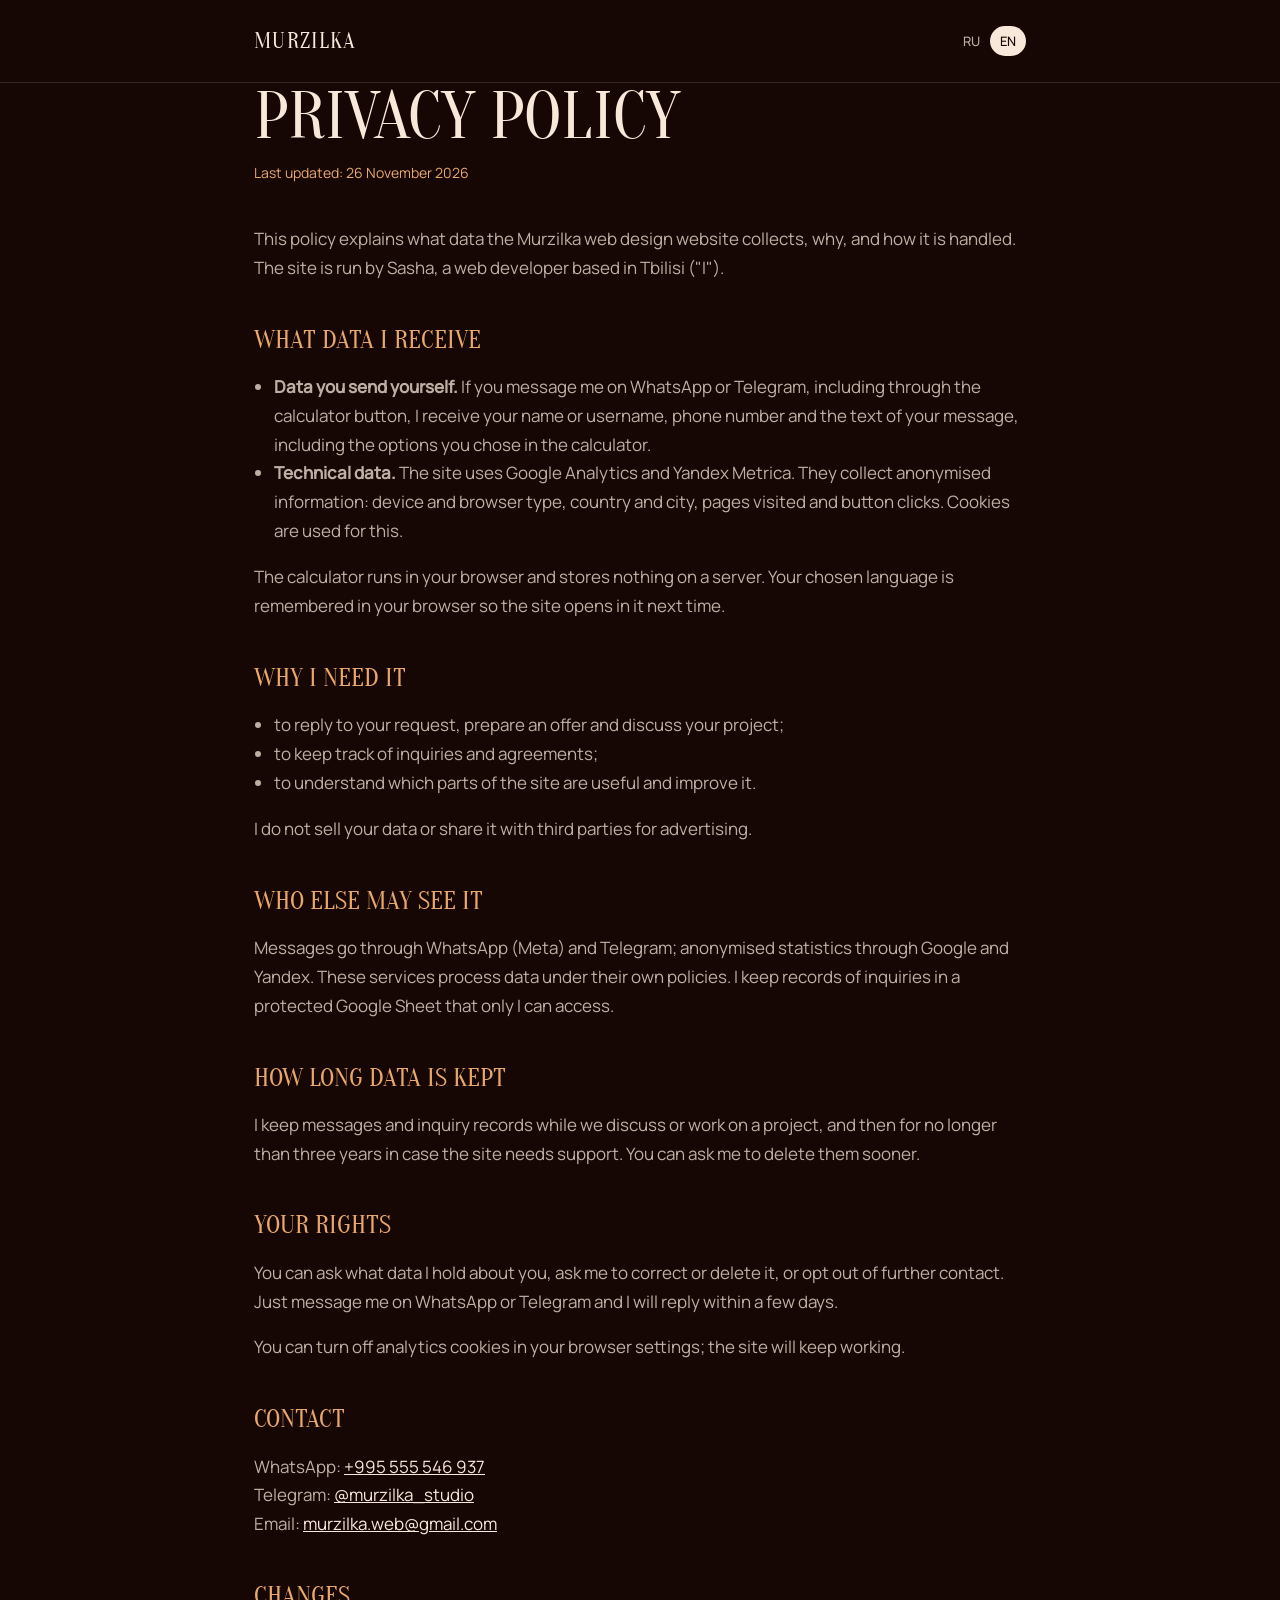
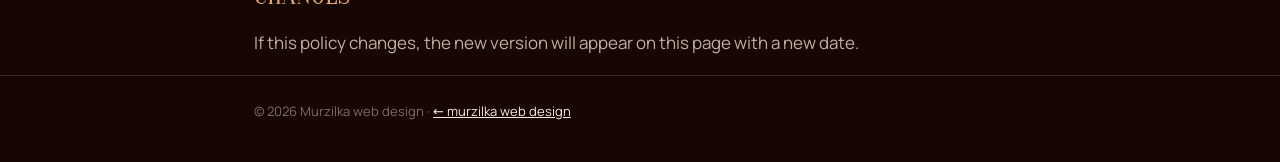
<file: old/privacy.html>
<!DOCTYPE html><meta charset="utf-8"><meta name="robots" content="noindex"><link rel="canonical" href="https://murzilkaweb.com/"><meta http-equiv="refresh" content="0;url=/privacy.html"><script>location.replace("/privacy.html")</script><a href="/privacy.html">murzilkaweb.com</a>
</file>
<file: fonts.css>
@font-face{font-family:'Unbounded';font-weight:200 900;font-display:swap;src:url(fonts/unbounded-cyrillic-400.woff2) format('woff2');unicode-range:U+0301,U+0400-045F,U+0490-0491,U+04B0-04B1,U+2116}
@font-face{font-family:'Unbounded';font-weight:200 900;font-display:swap;src:url(fonts/unbounded-latin-400.woff2) format('woff2');unicode-range:U+0000-00FF,U+0131,U+0152-0153,U+02BB-02BC,U+02C6,U+02DA,U+02DC,U+0304,U+0308,U+0329,U+2000-206F,U+20AC,U+2122,U+2191,U+2193,U+2212,U+2215,U+FEFF,U+FFFD}
@font-face{font-family:'Onest';font-weight:100 900;font-display:swap;src:url(fonts/onest-cyrillic-400.woff2) format('woff2');unicode-range:U+0301,U+0400-045F,U+0490-0491,U+04B0-04B1,U+2116}
@font-face{font-family:'Onest';font-weight:100 900;font-display:swap;src:url(fonts/onest-latin-400.woff2) format('woff2');unicode-range:U+0000-00FF,U+0131,U+0152-0153,U+02BB-02BC,U+02C6,U+02DA,U+02DC,U+0304,U+0308,U+0329,U+2000-206F,U+20AC,U+2122,U+2191,U+2193,U+2212,U+2215,U+FEFF,U+FFFD}
@font-face{font-family:'Unbounded';font-weight:200 900;font-display:swap;src:url(fonts/noto-georgian.woff2) format('woff2');unicode-range:U+0589,U+10A0-10FF,U+1C90-1CBA,U+1CBD-1CBF,U+2D00-2D2F}
@font-face{font-family:'Onest';font-weight:100 900;font-display:swap;src:url(fonts/noto-georgian.woff2) format('woff2');unicode-range:U+0589,U+10A0-10FF,U+1C90-1CBA,U+1CBD-1CBF,U+2D00-2D2F}
</file>
